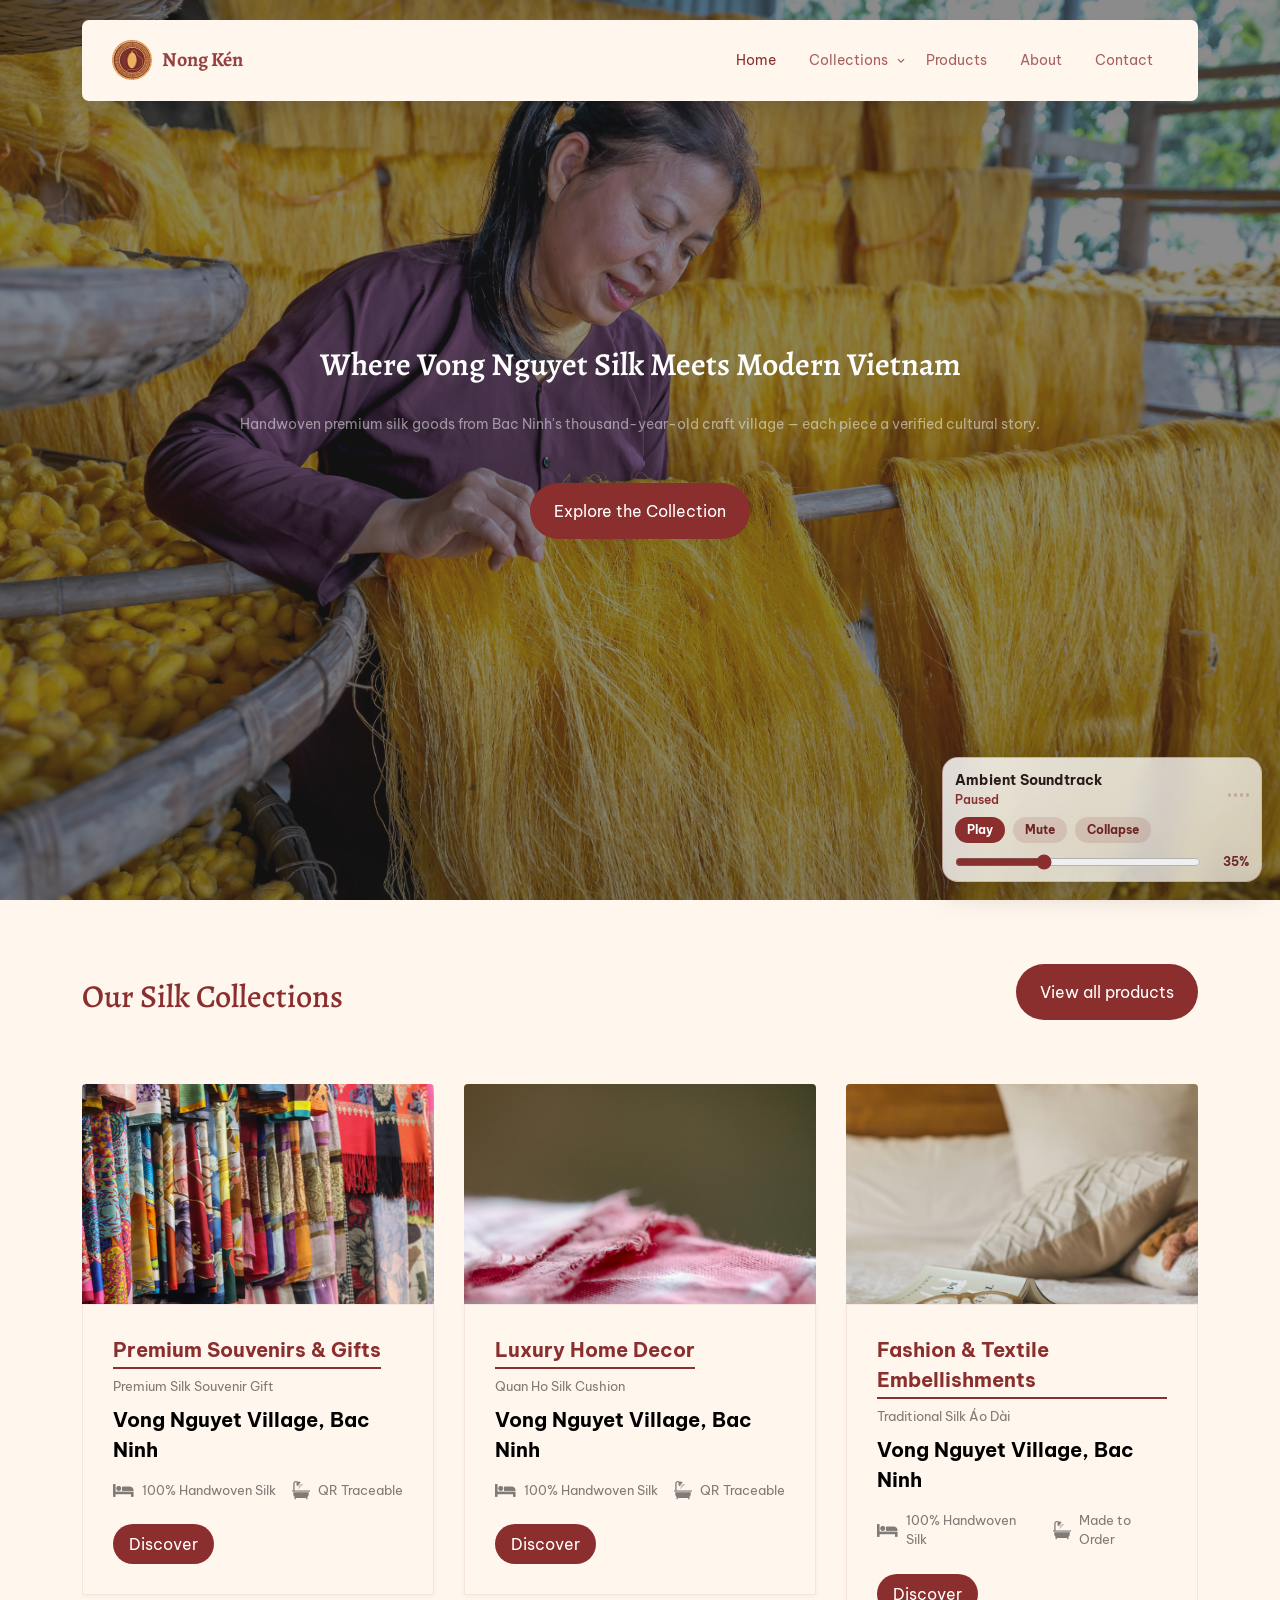
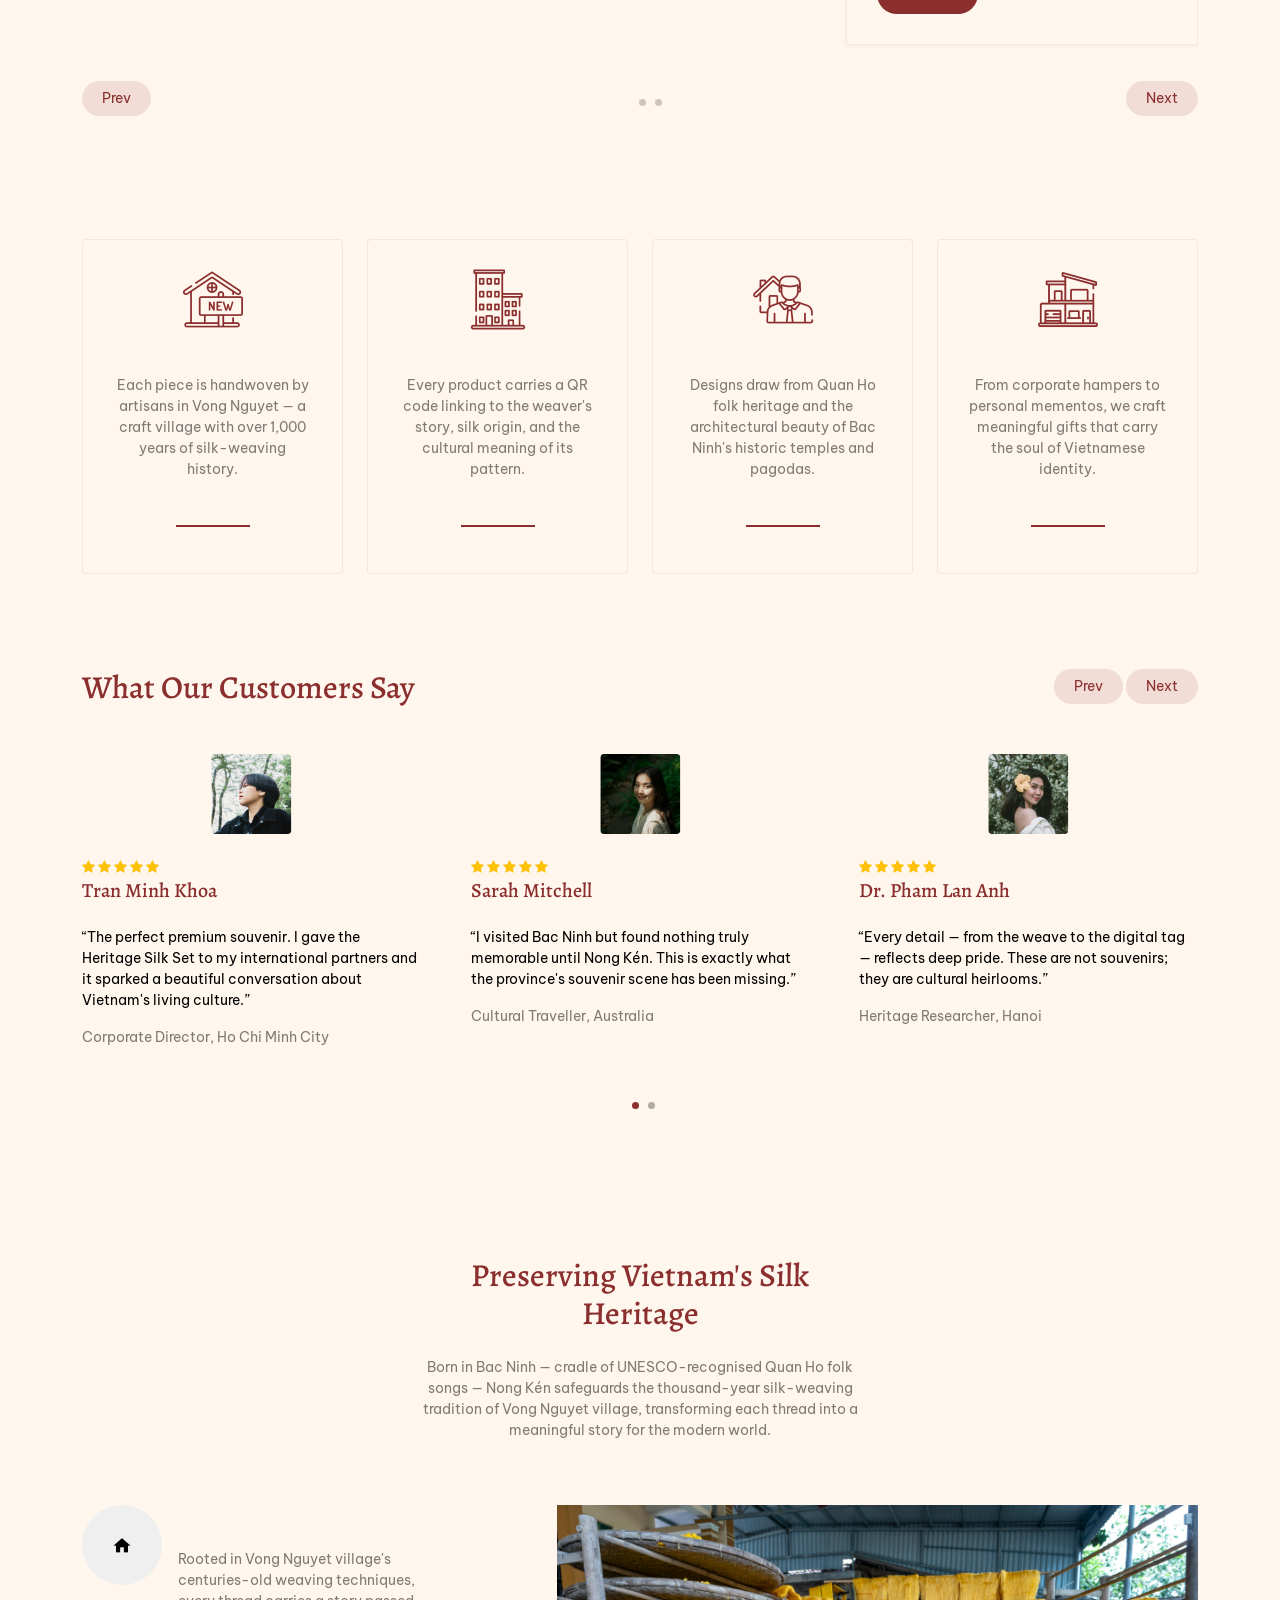
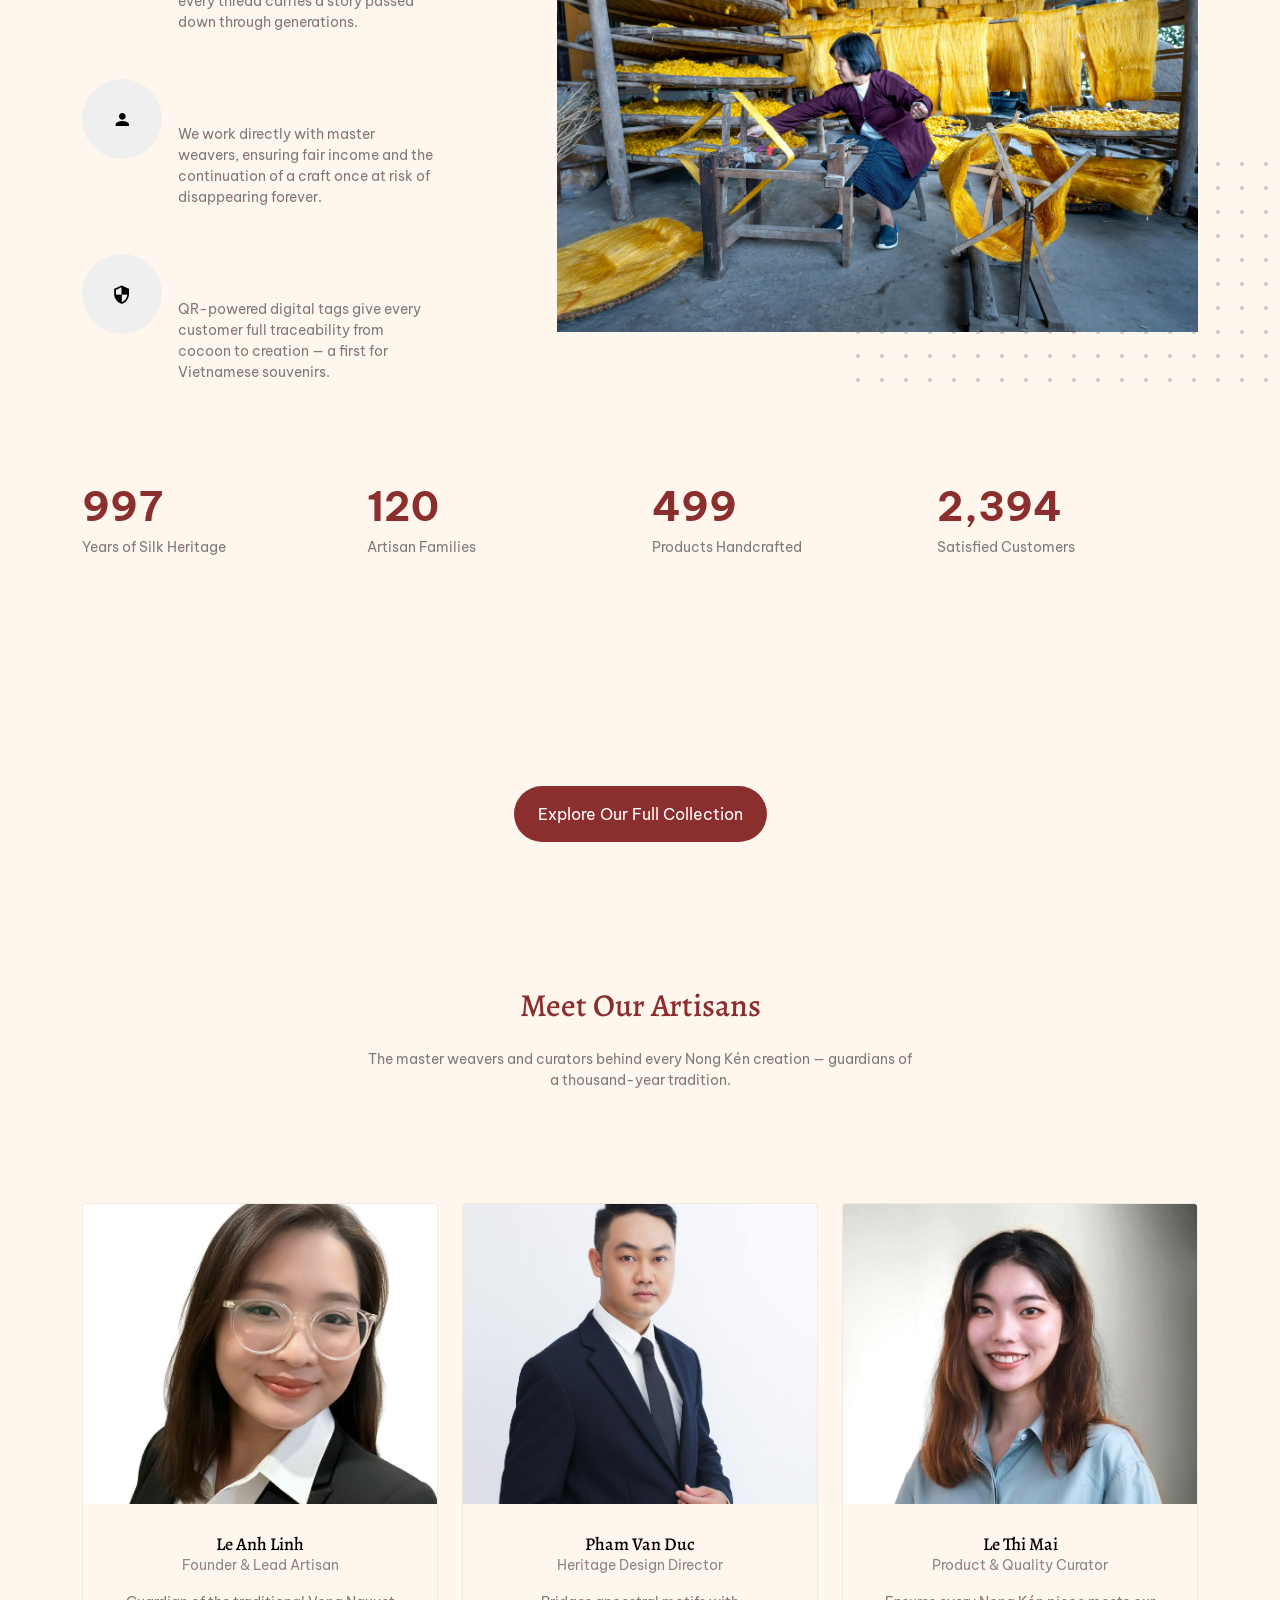
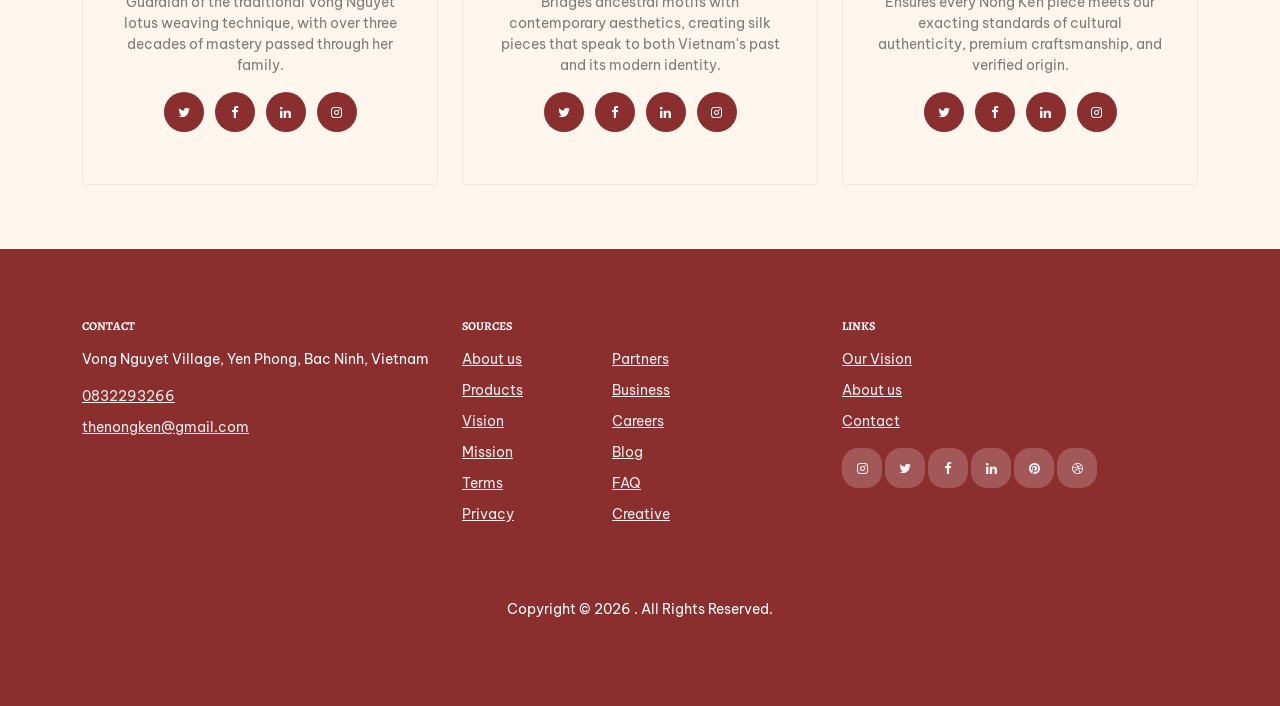
<file: index.html>
﻿<!-- /*
* Template Name: Property
* Template Author: Untree.co
* Template URI: https://untree.co/
* License: https://creativecommons.org/licenses/by/3.0/
*/ -->
<!DOCTYPE html>
<html lang="en">
  <head>
    <meta charset="utf-8" />
    <meta name="viewport" content="width=device-width, initial-scale=1" />
    <meta name="author" content="Untree.co" />
    <link rel="icon" type="image/png" sizes="32x32" href="favicon-32x32.png?v=3" />
    <link rel="icon" type="image/png" sizes="16x16" href="favicon-16x16.png?v=3" />
    <link rel="apple-touch-icon" sizes="180x180" href="apple-touch-icon.png?v=3" />
    <link rel="icon" type="image/png" href="favicon.png?v=3" />

    <meta name="description" content="" />
    <meta name="keywords" content="bootstrap, bootstrap5" />

    <link rel="preconnect" href="https://fonts.googleapis.com" />
    <link rel="preconnect" href="https://fonts.gstatic.com" crossorigin />
    <link
      href="https://fonts.googleapis.com/css2?family=Alegreya:ital,wght@0,400;0,700;1,400&family=Be+Vietnam+Pro:wght@400;500;600;700&display=swap"
      rel="stylesheet"
    />

    <link rel="stylesheet" href="fonts/icomoon/style.css" />
    <link rel="stylesheet" href="fonts/flaticon/font/flaticon.css" />

    <link rel="stylesheet" href="css/tiny-slider.css" />
    <link rel="stylesheet" href="css/aos.css" />
    <link rel="stylesheet" href="css/style.css?v=20260322-2" />

    <title>Nong K&eacute;n &mdash; Premium Silk Souvenirs from Bac Ninh</title>
  </head>
  <body>
    <div class="site-mobile-menu site-navbar-target">
      <div class="site-mobile-menu-header">
        <div class="site-mobile-menu-close">
          <span class="icofont-close js-menu-toggle"></span>
        </div>
      </div>
      <div class="site-mobile-menu-body"></div>
    </div>

    <nav class="site-nav">
      <div class="container">
        <div class="menu-bg-wrap">
          <div class="site-navigation">
            <a href="index.html" class="logo m-0 float-start"><img src="images/Logo.png" alt="Nong K&eacute;n logo" class="logo-img"> Nong K&eacute;n</a>

            <ul
              class="js-clone-nav d-none d-lg-inline-block text-start site-menu float-end"
            >
              <li class="active"><a href="index.html">Home</a></li>
              <li class="has-children">
                <a href="properties.html">Collections</a>
                <ul class="dropdown">
                  <li><a href="properties.html">Shop Collection</a></li>
                  <li><a href="contact.html">Corporate Orders</a></li>
                  <li class="has-children">
                    <a href="#">Explore</a>
                    <ul class="dropdown">
                      <li><a href="about.html">About Nong K&eacute;n</a></li>
                      <li><a href="services.html">Our Products</a></li>
                      <li><a href="contact.html">Visit &amp; Contact</a></li>
                    </ul>
                  </li>
                </ul>
              </li>
              <li><a href="services.html">Products</a></li>
              <li><a href="about.html">About</a></li>
              <li><a href="contact.html">Contact</a></li>
            </ul>

            <a
              href="#"
              class="burger light me-auto float-end mt-1 site-menu-toggle js-menu-toggle d-inline-block d-lg-none"
              data-toggle="collapse"
              data-target="#main-navbar"
            >
              <span></span>
            </a>
          </div>
        </div>
      </div>
    </nav>

    <div class="hero">
      <div class="hero-slide">
        <div
          class="img overlay"
          style="background-image: url('images/hero_bg_3.jpg')"
        ></div>
        <div
          class="img overlay"
          style="background-image: url('images/hero_bg_2.jpg')"
        ></div>
        <div
          class="img overlay"
          style="background-image: url('images/hero_bg_1.jpg')"
        ></div>
      </div>

      <div class="container">
        <div class="row justify-content-center align-items-center">
          <div class="col-lg-9 text-center">
            <h1 class="heading" data-aos="fade-up">
              Where Vong Nguyet Silk Meets Modern Vietnam
            </h1>
            <p class="text-white-50 mb-5" data-aos="fade-up" data-aos-delay="200">
              Handwoven premium silk goods from Bac Ninh's thousand-year-old craft village &mdash; each piece a verified cultural story.
            </p>
            <p data-aos="fade-up" data-aos-delay="300">
              <a href="properties.html" class="btn btn-primary text-white py-3 px-4">Explore the Collection</a>
            </p>
          </div>
        </div>
      </div>
    </div>

    <div class="section">
      <div class="container">
        <div class="row mb-5 align-items-center">
          <div class="col-lg-6">
            <h2 class="font-weight-bold text-primary heading">
              Our Silk Collections
            </h2>
          </div>
          <div class="col-lg-6 text-lg-end">
            <p>
              <a
                href="properties.html"
                class="btn btn-primary text-white py-3 px-4"
                >View all products</a
              >
            </p>
          </div>
        </div>
        <div class="row">
          <div class="col-12">
            <div class="property-slider-wrap">
              <div class="property-slider">
                <div class="property-item">
                  <a href="property-single.html" class="img">
                    <img src="images/img_1.jpg" alt="Lotus Silk Scarf" class="img-fluid" />
                  </a>

                  <div class="property-content">
                    <div class="price mb-2"><span>Fashion &amp; Textile Embellishments</span></div>
                    <div>
                      <span class="d-block mb-2 text-black-50">Lotus Silk Scarf</span>
                      <span class="city d-block mb-3">Vong Nguyet Village, Bac Ninh</span>

                      <div class="specs d-flex mb-4">
                        <span class="d-block d-flex align-items-center me-3">
                          <span class="icon-bed me-2"></span>
                          <span class="caption">100% Handwoven Silk</span>
                        </span>
                        <span class="d-block d-flex align-items-center">
                          <span class="icon-bath me-2"></span>
                          <span class="caption">QR Traceable</span>
                        </span>
                      </div>

                      <a
                        href="property-single.html"
                        class="btn btn-primary py-2 px-3"
                        >Discover</a
                      >
                    </div>
                  </div>
                </div>
                <!-- .item -->

                <div class="property-item">
                  <a href="property-single.html" class="img">
                    <img src="images/Premium_Souvenirs_Gifts.jpg" alt="Premium Silk Souvenir Gift" class="img-fluid" />
                  </a>

                  <div class="property-content">
                    <div class="price mb-2"><span>Premium Souvenirs &amp; Gifts</span></div>
                    <div>
                      <span class="d-block mb-2 text-black-50">Premium Silk Souvenir Gift</span>
                      <span class="city d-block mb-3">Vong Nguyet Village, Bac Ninh</span>

                      <div class="specs d-flex mb-4">
                        <span class="d-block d-flex align-items-center me-3">
                          <span class="icon-bed me-2"></span>
                          <span class="caption">100% Handwoven Silk</span>
                        </span>
                        <span class="d-block d-flex align-items-center">
                          <span class="icon-bath me-2"></span>
                          <span class="caption">QR Traceable</span>
                        </span>
                      </div>

                      <a
                        href="property-single.html"
                        class="btn btn-primary py-2 px-3"
                        >Discover</a
                      >
                    </div>
                  </div>
                </div>
                <!-- .item -->

                <div class="property-item">
                  <a href="property-single.html" class="img">
                    <img src="images/img_3.jpg" alt="Quan Ho Silk Cushion" class="img-fluid" />
                  </a>

                  <div class="property-content">
                    <div class="price mb-2"><span>Luxury Home Decor</span></div>
                    <div>
                      <span class="d-block mb-2 text-black-50">Quan Ho Silk Cushion</span>
                      <span class="city d-block mb-3">Vong Nguyet Village, Bac Ninh</span>

                      <div class="specs d-flex mb-4">
                        <span class="d-block d-flex align-items-center me-3">
                          <span class="icon-bed me-2"></span>
                          <span class="caption">100% Handwoven Silk</span>
                        </span>
                        <span class="d-block d-flex align-items-center">
                          <span class="icon-bath me-2"></span>
                          <span class="caption">QR Traceable</span>
                        </span>
                      </div>

                      <a
                        href="property-single.html"
                        class="btn btn-primary py-2 px-3"
                        >Discover</a
                      >
                    </div>
                  </div>
                </div>
                <!-- .item -->

                <div class="property-item">
                  <a href="property-single.html" class="img">
                    <img src="images/img_4.jpg" alt="Traditional Silk &Aacute;o D&agrave;i" class="img-fluid" />
                  </a>

                  <div class="property-content">
                    <div class="price mb-2"><span>Fashion &amp; Textile Embellishments</span></div>
                    <div>
                      <span class="d-block mb-2 text-black-50">Traditional Silk &Aacute;o D&agrave;i</span>
                      <span class="city d-block mb-3">Vong Nguyet Village, Bac Ninh</span>

                      <div class="specs d-flex mb-4">
                        <span class="d-block d-flex align-items-center me-3">
                          <span class="icon-bed me-2"></span>
                          <span class="caption">100% Handwoven Silk</span>
                        </span>
                        <span class="d-block d-flex align-items-center">
                          <span class="icon-bath me-2"></span>
                          <span class="caption">Made to Order</span>
                        </span>
                      </div>

                      <a
                        href="property-single.html"
                        class="btn btn-primary py-2 px-3"
                        >Discover</a
                      >
                    </div>
                  </div>
                </div>
                <!-- .item -->

                <div class="property-item">
                  <a href="property-single.html" class="img">
                    <img src="images/img_5.jpg" alt="Bac Ninh Pagoda Silk Art" class="img-fluid" />
                  </a>

                  <div class="property-content">
                    <div class="price mb-2"><span>Artisan Wall Hangings</span></div>
                    <div>
                      <span class="d-block mb-2 text-black-50">Bac Ninh Pagoda Silk Art</span>
                      <span class="city d-block mb-3">Vong Nguyet Village, Bac Ninh</span>

                      <div class="specs d-flex mb-4">
                        <span class="d-block d-flex align-items-center me-3">
                          <span class="icon-bed me-2"></span>
                          <span class="caption">100% Handwoven Silk</span>
                        </span>
                        <span class="d-block d-flex align-items-center">
                          <span class="icon-bath me-2"></span>
                          <span class="caption">QR Traceable</span>
                        </span>
                      </div>

                      <a
                        href="property-single.html"
                        class="btn btn-primary py-2 px-3"
                        >Discover</a
                      >
                    </div>
                  </div>
                </div>
                <!-- .item -->

                <div class="property-item">
                  <a href="property-single.html" class="img">
                    <img src="images/img_6.jpg" alt="Heritage Silk Necktie" class="img-fluid" />
                  </a>

                  <div class="property-content">
                    <div class="price mb-2"><span>Fashion &amp; Textile Embellishments</span></div>
                    <div>
                      <span class="d-block mb-2 text-black-50">Heritage Silk Necktie</span>
                      <span class="city d-block mb-3">Vong Nguyet Village, Bac Ninh</span>

                      <div class="specs d-flex mb-4">
                        <span class="d-block d-flex align-items-center me-3">
                          <span class="icon-bed me-2"></span>
                          <span class="caption">100% Handwoven Silk</span>
                        </span>
                        <span class="d-block d-flex align-items-center">
                          <span class="icon-bath me-2"></span>
                          <span class="caption">QR Traceable</span>
                        </span>
                      </div>

                      <a
                        href="property-single.html"
                        class="btn btn-primary py-2 px-3"
                        >Discover</a
                      >
                    </div>
                  </div>
                </div>
                <!-- .item -->

                <div class="property-item">
                  <a href="property-single.html" class="img">
                    <img src="images/img_7.jpg" alt="Premium Silk Gift Box" class="img-fluid" />
                  </a>

                  <div class="property-content">
                    <div class="price mb-2"><span>Premium Souvenirs &amp; Gifts</span></div>
                    <div>
                      <span class="d-block mb-2 text-black-50">Premium Silk Gift Box</span>
                      <span class="city d-block mb-3">Vong Nguyet Village, Bac Ninh</span>

                      <div class="specs d-flex mb-4">
                        <span class="d-block d-flex align-items-center me-3">
                          <span class="icon-bed me-2"></span>
                          <span class="caption">100% Handwoven Silk</span>
                        </span>
                        <span class="d-block d-flex align-items-center">
                          <span class="icon-bath me-2"></span>
                          <span class="caption">Bespoke Options</span>
                        </span>
                      </div>

                      <a
                        href="property-single.html"
                        class="btn btn-primary py-2 px-3"
                        >Discover</a
                      >
                    </div>
                  </div>
                </div>
                <!-- .item -->

                <div class="property-item">
                  <a href="property-single.html" class="img">
                    <img src="images/img_8.jpg" alt="Vong Nguyet Silk Pouch" class="img-fluid" />
                  </a>

                  <div class="property-content">
                    <div class="price mb-2"><span>Fashion &amp; Textile Embellishments</span></div>
                    <div>
                      <span class="d-block mb-2 text-black-50">Vong Nguyet Silk Pouch</span>
                      <span class="city d-block mb-3">Vong Nguyet Village, Bac Ninh</span>

                      <div class="specs d-flex mb-4">
                        <span class="d-block d-flex align-items-center me-3">
                          <span class="icon-bed me-2"></span>
                          <span class="caption">100% Handwoven Silk</span>
                        </span>
                        <span class="d-block d-flex align-items-center">
                          <span class="icon-bath me-2"></span>
                          <span class="caption">QR Traceable</span>
                        </span>
                      </div>

                      <a
                        href="property-single.html"
                        class="btn btn-primary py-2 px-3"
                        >Discover</a
                      >
                    </div>
                  </div>
                </div>
                <!-- .item -->

                <div class="property-item">
                  <a href="property-single.html" class="img">
                    <img src="images/img_1.jpg" alt="Lotus Silk Scarf" class="img-fluid" />
                  </a>

                  <div class="property-content">
                    <div class="price mb-2"><span>Fashion &amp; Textile Embellishments</span></div>
                    <div>
                      <span class="d-block mb-2 text-black-50">Lotus Silk Scarf</span>
                      <span class="city d-block mb-3">Vong Nguyet Village, Bac Ninh</span>

                      <div class="specs d-flex mb-4">
                        <span class="d-block d-flex align-items-center me-3">
                          <span class="icon-bed me-2"></span>
                          <span class="caption">100% Handwoven Silk</span>
                        </span>
                        <span class="d-block d-flex align-items-center">
                          <span class="icon-bath me-2"></span>
                          <span class="caption">QR Traceable</span>
                        </span>
                      </div>

                      <a
                        href="property-single.html"
                        class="btn btn-primary py-2 px-3"
                        >Discover</a
                      >
                    </div>
                  </div>
                </div>
                <!-- .item -->
              </div>

              <div
                id="property-nav"
                class="controls"
                tabindex="0"
                aria-label="Carousel Navigation"
              >
                <span
                  class="prev"
                  data-controls="prev"
                  aria-controls="property"
                  tabindex="-1"
                  >Prev</span
                >
                <span
                  class="next"
                  data-controls="next"
                  aria-controls="property"
                  tabindex="-1"
                  >Next</span
                >
              </div>
            </div>
          </div>
        </div>
      </div>
    </div>

    <section class="features-1">
      <div class="container">
        <div class="row">
          <div class="col-6 col-lg-3" data-aos="fade-up" data-aos-delay="300">
            <div class="box-feature">
              <span class="flaticon-house"></span>
              <h3 class="mb-3">Heritage Craftsmanship</h3>
              <p>
                Each piece is handwoven by artisans in Vong Nguyet &mdash; a craft village with over 1,000 years of silk-weaving history.
              </p>
              <p><a href="about.html" class="learn-more">Learn More</a></p>
            </div>
          </div>
          <div class="col-6 col-lg-3" data-aos="fade-up" data-aos-delay="500">
            <div class="box-feature">
              <span class="flaticon-building"></span>
              <h3 class="mb-3">Digital Traceability</h3>
              <p>
                Every product carries a QR code linking to the weaver's story, silk origin, and the cultural meaning of its pattern.
              </p>
              <p><a href="services.html" class="learn-more">Learn More</a></p>
            </div>
          </div>
          <div class="col-6 col-lg-3" data-aos="fade-up" data-aos-delay="400">
            <div class="box-feature">
              <span class="flaticon-house-3"></span>
              <h3 class="mb-3">Cultural Symbolism</h3>
              <p>
                Designs draw from Quan Ho folk heritage and the architectural beauty of Bac Ninh's historic temples and pagodas.
              </p>
              <p><a href="about.html" class="learn-more">Learn More</a></p>
            </div>
          </div>
          <div class="col-6 col-lg-3" data-aos="fade-up" data-aos-delay="600">
            <div class="box-feature">
              <span class="flaticon-house-1"></span>
              <h3 class="mb-3">Bespoke Gifting</h3>
              <p>
                From corporate hampers to personal mementos, we craft meaningful gifts that carry the soul of Vietnamese identity.
              </p>
              <p><a href="contact.html" class="learn-more">Learn More</a></p>
            </div>
          </div>
        </div>
      </div>
    </section>

    <div class="section sec-testimonials">
      <div class="container">
        <div class="row mb-5 align-items-center">
          <div class="col-md-6">
            <h2 class="font-weight-bold heading text-primary mb-4 mb-md-0">
              What Our Customers Say
            </h2>
          </div>
          <div class="col-md-6 text-md-end">
            <div id="testimonial-nav">
              <span class="prev" data-controls="prev">Prev</span>

              <span class="next" data-controls="next">Next</span>
            </div>
          </div>
        </div>

        <div class="row">
          <div class="col-lg-4"></div>
        </div>
        <div class="testimonial-slider-wrap">
          <div class="testimonial-slider">
            <div class="item">
              <div class="testimonial">
                <img
                  src="images/customer_1.jpg"
                  alt="Customer testimonial portrait 1"
                  class="person-thumb mb-4"
                />
                <div class="rate">
                  <span class="icon-star text-warning"></span>
                  <span class="icon-star text-warning"></span>
                  <span class="icon-star text-warning"></span>
                  <span class="icon-star text-warning"></span>
                  <span class="icon-star text-warning"></span>
                </div>
                <h3 class="h5 text-primary mb-4">Nguyen Thu Ha</h3>
                <blockquote>
                  <p>
                    &ldquo;Nong K&eacute;n gifted me more than silk &mdash; it gave me a living connection to Vietnam's heritage. The QR code revealing the weaver's story was deeply moving.&rdquo;
                  </p>
                </blockquote>
                <p class="text-black-50">Tourism Executive, Hanoi</p>
              </div>
            </div>

            <div class="item">
              <div class="testimonial">
                <img
                  src="images/customer_2.jpg"
                  alt="Customer testimonial portrait 2"
                  class="person-thumb mb-4"
                />
                <div class="rate">
                  <span class="icon-star text-warning"></span>
                  <span class="icon-star text-warning"></span>
                  <span class="icon-star text-warning"></span>
                  <span class="icon-star text-warning"></span>
                  <span class="icon-star text-warning"></span>
                </div>
                <h3 class="h5 text-primary mb-4">Tran Minh Khoa</h3>
                <blockquote>
                  <p>
                    &ldquo;The perfect premium souvenir. I gave the Heritage Silk Set to my international partners and it sparked a beautiful conversation about Vietnam's living culture.&rdquo;
                  </p>
                </blockquote>
                <p class="text-black-50">Corporate Director, Ho Chi Minh City</p>
              </div>
            </div>

            <div class="item">
              <div class="testimonial">
                <img
                  src="images/customer_3.jpg"
                  alt="Customer testimonial portrait 3"
                  class="person-thumb mb-4"
                />
                <div class="rate">
                  <span class="icon-star text-warning"></span>
                  <span class="icon-star text-warning"></span>
                  <span class="icon-star text-warning"></span>
                  <span class="icon-star text-warning"></span>
                  <span class="icon-star text-warning"></span>
                </div>
                <h3 class="h5 text-primary mb-4">Sarah Mitchell</h3>
                <blockquote>
                  <p>
                    &ldquo;I visited Bac Ninh but found nothing truly memorable until Nong K&eacute;n. This is exactly what the province's souvenir scene has been missing.&rdquo;
                  </p>
                </blockquote>
                <p class="text-black-50">Cultural Traveller, Australia</p>
              </div>
            </div>

            <div class="item">
              <div class="testimonial">
                <img
                  src="images/customer_4.jpg"
                  alt="Customer testimonial portrait 4"
                  class="person-thumb mb-4"
                />
                <div class="rate">
                  <span class="icon-star text-warning"></span>
                  <span class="icon-star text-warning"></span>
                  <span class="icon-star text-warning"></span>
                  <span class="icon-star text-warning"></span>
                  <span class="icon-star text-warning"></span>
                </div>
                <h3 class="h5 text-primary mb-4">Dr. Pham Lan Anh</h3>
                <blockquote>
                  <p>
                    &ldquo;Every detail &mdash; from the weave to the digital tag &mdash; reflects deep pride. These are not souvenirs; they are cultural heirlooms.&rdquo;
                  </p>
                </blockquote>
                <p class="text-black-50">Heritage Researcher, Hanoi</p>
              </div>
            </div>
          </div>
        </div>
      </div>
    </div>

    <div class="section section-4 bg-primary">
      <div class="container">
        <div class="row justify-content-center text-center mb-5">
          <div class="col-lg-5">
            <h2 class="font-weight-bold heading text-primary mb-4">
              Preserving Vietnam's Silk Heritage
            </h2>
            <p class="text-black-50">
              Born in Bac Ninh &mdash; cradle of UNESCO-recognised Quan Ho folk songs &mdash; Nong K&eacute;n safeguards the thousand-year silk-weaving tradition of Vong Nguyet village, transforming each thread into a meaningful story for the modern world.
            </p>
          </div>
        </div>
        <div class="row justify-content-between mb-5">
          <div class="col-lg-7 mb-5 mb-lg-0 order-lg-2">
            <div class="img-about dots">
              <img src="images/hero_bg_3.jpg" alt="Image" class="img-fluid" />
            </div>
          </div>
          <div class="col-lg-4">
            <div class="d-flex feature-h">
              <span class="wrap-icon me-3">
                <span class="icon-home2"></span>
              </span>
              <div class="feature-text">
                <h3 class="heading">Thousand-Year Tradition</h3>
                <p class="text-black-50">
                  Rooted in Vong Nguyet village's centuries-old weaving techniques, every thread carries a story passed down through generations.
                </p>
              </div>
            </div>

            <div class="d-flex feature-h">
              <span class="wrap-icon me-3">
                <span class="icon-person"></span>
              </span>
              <div class="feature-text">
                <h3 class="heading">Artisan-First Model</h3>
                <p class="text-black-50">
                  We work directly with master weavers, ensuring fair income and the continuation of a craft once at risk of disappearing forever.
                </p>
              </div>
            </div>

            <div class="d-flex feature-h">
              <span class="wrap-icon me-3">
                <span class="icon-security"></span>
              </span>
              <div class="feature-text">
                <h3 class="heading">Guaranteed Authenticity</h3>
                <p class="text-black-50">
                  QR-powered digital tags give every customer full traceability from cocoon to creation &mdash; a first for Vietnamese souvenirs.
                </p>
              </div>
            </div>
          </div>
        </div>
        <div class="row section-counter mt-5">
          <div
            class="col-6 col-sm-6 col-md-6 col-lg-3"
            data-aos="fade-up"
            data-aos-delay="300"
          >
            <div class="counter-wrap mb-5 mb-lg-0">
              <span class="number"
                ><span class="countup text-primary">1000</span></span
              >
              <span class="caption text-black-50">Years of Silk Heritage</span>
            </div>
          </div>
          <div
            class="col-6 col-sm-6 col-md-6 col-lg-3"
            data-aos="fade-up"
            data-aos-delay="400"
          >
            <div class="counter-wrap mb-5 mb-lg-0">
              <span class="number"
                ><span class="countup text-primary">120</span></span
              >
              <span class="caption text-black-50">Artisan Families</span>
            </div>
          </div>
          <div
            class="col-6 col-sm-6 col-md-6 col-lg-3"
            data-aos="fade-up"
            data-aos-delay="500"
          >
            <div class="counter-wrap mb-5 mb-lg-0">
              <span class="number"
                ><span class="countup text-primary">500</span></span
              >
              <span class="caption text-black-50">Products Handcrafted</span>
            </div>
          </div>
          <div
            class="col-6 col-sm-6 col-md-6 col-lg-3"
            data-aos="fade-up"
            data-aos-delay="600"
          >
            <div class="counter-wrap mb-5 mb-lg-0">
              <span class="number"
                ><span class="countup text-primary">2400</span></span
              >
              <span class="caption text-black-50">Satisfied Customers</span>
            </div>
          </div>
        </div>
      </div>
    </div>

    <div class="section">
      <div class="row justify-content-center footer-cta" data-aos="fade-up">
        <div class="col-lg-7 mx-auto text-center">
          <h2 class="mb-4">Become a Cultural Ambassador for Vietnam's Silk Heritage</h2>
          <p>
            <a
              href="properties.html"
              class="btn btn-primary text-white py-3 px-4"
              >Explore Our Full Collection</a
            >
          </p>
        </div>
        <!-- /.col-lg-7 -->
      </div>
      <!-- /.row -->
    </div>

    <div class="section section-5 bg-primary">
      <div class="container">
        <div class="row justify-content-center text-center mb-5">
          <div class="col-lg-6 mb-5">
            <h2 class="font-weight-bold heading text-primary mb-4">
              Meet Our Artisans
            </h2>
            <p class="text-black-50">
              The master weavers and curators behind every Nong K&eacute;n creation &mdash; guardians of a thousand-year tradition.
            </p>
          </div>
        </div>
        <div class="row">
          <div class="col-sm-6 col-md-6 col-lg-4 mb-5 mb-lg-0">
            <div class="h-100 person">
              <img
                src="images/person_1-min.jpg"
                alt="Image"
                class="img-fluid"
              />

              <div class="person-contents">
                <h2 class="mb-0"><a href="#">Le Anh Linh</a></h2>
                <span class="meta d-block mb-3">Founder &amp; Lead Artisan</span>
                <p>
                  Guardian of the traditional Vong Nguyet lotus weaving technique, with over three decades of mastery passed through her family.
                </p>

                <ul class="social list-unstyled list-inline dark-hover">
                  <li class="list-inline-item">
                    <a href="#"><span class="icon-twitter"></span></a>
                  </li>
                  <li class="list-inline-item">
                    <a href="#"><span class="icon-facebook"></span></a>
                  </li>
                  <li class="list-inline-item">
                    <a href="https://www.linkedin.com/in/linh-le-lyn-5775612ba/" target="_blank" rel="noopener"><span class="icon-linkedin"></span></a>
                  </li>
                  <li class="list-inline-item">
                    <a href="#"><span class="icon-instagram"></span></a>
                  </li>
                </ul>
              </div>
            </div>
          </div>
          <div class="col-sm-6 col-md-6 col-lg-4 mb-5 mb-lg-0">
            <div class="h-100 person">
              <img
                src="images/person_3-min.jpg"
                alt="Image"
                class="img-fluid"
              />

              <div class="person-contents">
                <h2 class="mb-0"><a href="#">Pham Van Duc</a></h2>
                <span class="meta d-block mb-3">Heritage Design Director</span>
                <p>
                  Bridges ancestral motifs with contemporary aesthetics, creating silk pieces that speak to both Vietnam's past and its modern identity.
                </p>

                <ul class="social list-unstyled list-inline dark-hover">
                  <li class="list-inline-item">
                    <a href="#"><span class="icon-twitter"></span></a>
                  </li>
                  <li class="list-inline-item">
                    <a href="#"><span class="icon-facebook"></span></a>
                  </li>
                  <li class="list-inline-item">
                    <a href="https://www.linkedin.com/in/linh-le-lyn-5775612ba/" target="_blank" rel="noopener"><span class="icon-linkedin"></span></a>
                  </li>
                  <li class="list-inline-item">
                    <a href="#"><span class="icon-instagram"></span></a>
                  </li>
                </ul>
              </div>
            </div>
          </div>
          <div class="col-sm-6 col-md-6 col-lg-4 mb-5 mb-lg-0">
            <div class="h-100 person">
              <img
                src="images/person_2-min.jpg"
                alt="Image"
                class="img-fluid"
              />

              <div class="person-contents">
                <h2 class="mb-0"><a href="#">Le Thi Mai</a></h2>
                <span class="meta d-block mb-3">Product &amp; Quality Curator</span>
                <p>
                  Ensures every Nong K&eacute;n piece meets our exacting standards of cultural authenticity, premium craftsmanship, and verified origin.
                </p>

                <ul class="social list-unstyled list-inline dark-hover">
                  <li class="list-inline-item">
                    <a href="#"><span class="icon-twitter"></span></a>
                  </li>
                  <li class="list-inline-item">
                    <a href="#"><span class="icon-facebook"></span></a>
                  </li>
                  <li class="list-inline-item">
                    <a href="https://www.linkedin.com/in/linh-le-lyn-5775612ba/" target="_blank" rel="noopener"><span class="icon-linkedin"></span></a>
                  </li>
                  <li class="list-inline-item">
                    <a href="#"><span class="icon-instagram"></span></a>
                  </li>
                </ul>
              </div>
            </div>
          </div>
        </div>
      </div>
    </div>

    <div class="site-footer">
      <div class="container">
        <div class="row">
          <div class="col-lg-4">
            <div class="widget">
              <h3>Contact</h3>
              <address>Vong Nguyet Village, Yen Phong, Bac Ninh, Vietnam</address>
              <ul class="list-unstyled links">
                <li><a href="tel:0832293266">0832293266</a></li>
                <li>
                  <a href="mailto:thenongken@gmail.com">thenongken@gmail.com</a>
                </li>
              </ul>
            </div>
            <!-- /.widget -->
          </div>
          <!-- /.col-lg-4 -->
          <div class="col-lg-4">
            <div class="widget">
              <h3>Sources</h3>
              <ul class="list-unstyled float-start links">
                <li><a href="#">About us</a></li>
                <li><a href="services.html">Products</a></li>
                <li><a href="#">Vision</a></li>
                <li><a href="#">Mission</a></li>
                <li><a href="#">Terms</a></li>
                <li><a href="#">Privacy</a></li>
              </ul>
              <ul class="list-unstyled float-start links">
                <li><a href="#">Partners</a></li>
                <li><a href="#">Business</a></li>
                <li><a href="#">Careers</a></li>
                <li><a href="#">Blog</a></li>
                <li><a href="#">FAQ</a></li>
                <li><a href="#">Creative</a></li>
              </ul>
            </div>
            <!-- /.widget -->
          </div>
          <!-- /.col-lg-4 -->
          <div class="col-lg-4">
            <div class="widget">
              <h3>Links</h3>
              <ul class="list-unstyled links">
                <li><a href="#">Our Vision</a></li>
                <li><a href="#">About us</a></li>
                <li><a href="contact.html">Contact</a></li>
              </ul>

              <ul class="list-unstyled social">
                <li>
                  <a href="#"><span class="icon-instagram"></span></a>
                </li>
                <li>
                  <a href="#"><span class="icon-twitter"></span></a>
                </li>
                <li>
                  <a href="#"><span class="icon-facebook"></span></a>
                </li>
                <li>
                  <a href="https://www.linkedin.com/in/linh-le-lyn-5775612ba/" target="_blank" rel="noopener"><span class="icon-linkedin"></span></a>
                </li>
                <li>
                  <a href="#"><span class="icon-pinterest"></span></a>
                </li>
                <li>
                  <a href="#"><span class="icon-dribbble"></span></a>
                </li>
              </ul>
            </div>
            <!-- /.widget -->
          </div>
          <!-- /.col-lg-4 -->
        </div>
        <!-- /.row -->

        <div class="row mt-5">
          <div class="col-12 text-center">
            <!-- 
              **==========
              NOTE: 
              Please don't remove this copyright link unless you buy the license here https://untree.co/license/  
              **==========
            -->

            <p>
              Copyright &copy;
              <script>
                document.write(new Date().getFullYear());
              </script>
              . All Rights Reserved.
            </p>
          </div>
        </div>
      </div>
      <!-- /.container -->
    </div>
    <!-- /.site-footer -->

    <!-- Preloader -->
    <div id="overlayer"></div>
    <div class="loader">
      <div class="spinner-border" role="status">
        <span class="visually-hidden">Loading...</span>
      </div>
    </div>

    <script src="js/bootstrap.bundle.min.js"></script>
    <script src="js/tiny-slider.js"></script>
    <script src="js/aos.js"></script>
    <script src="js/navbar.js"></script>
    <script src="js/counter.js"></script>
    <script src="js/custom.js?v=20260322-3"></script>
  </body>
</html>
</file>
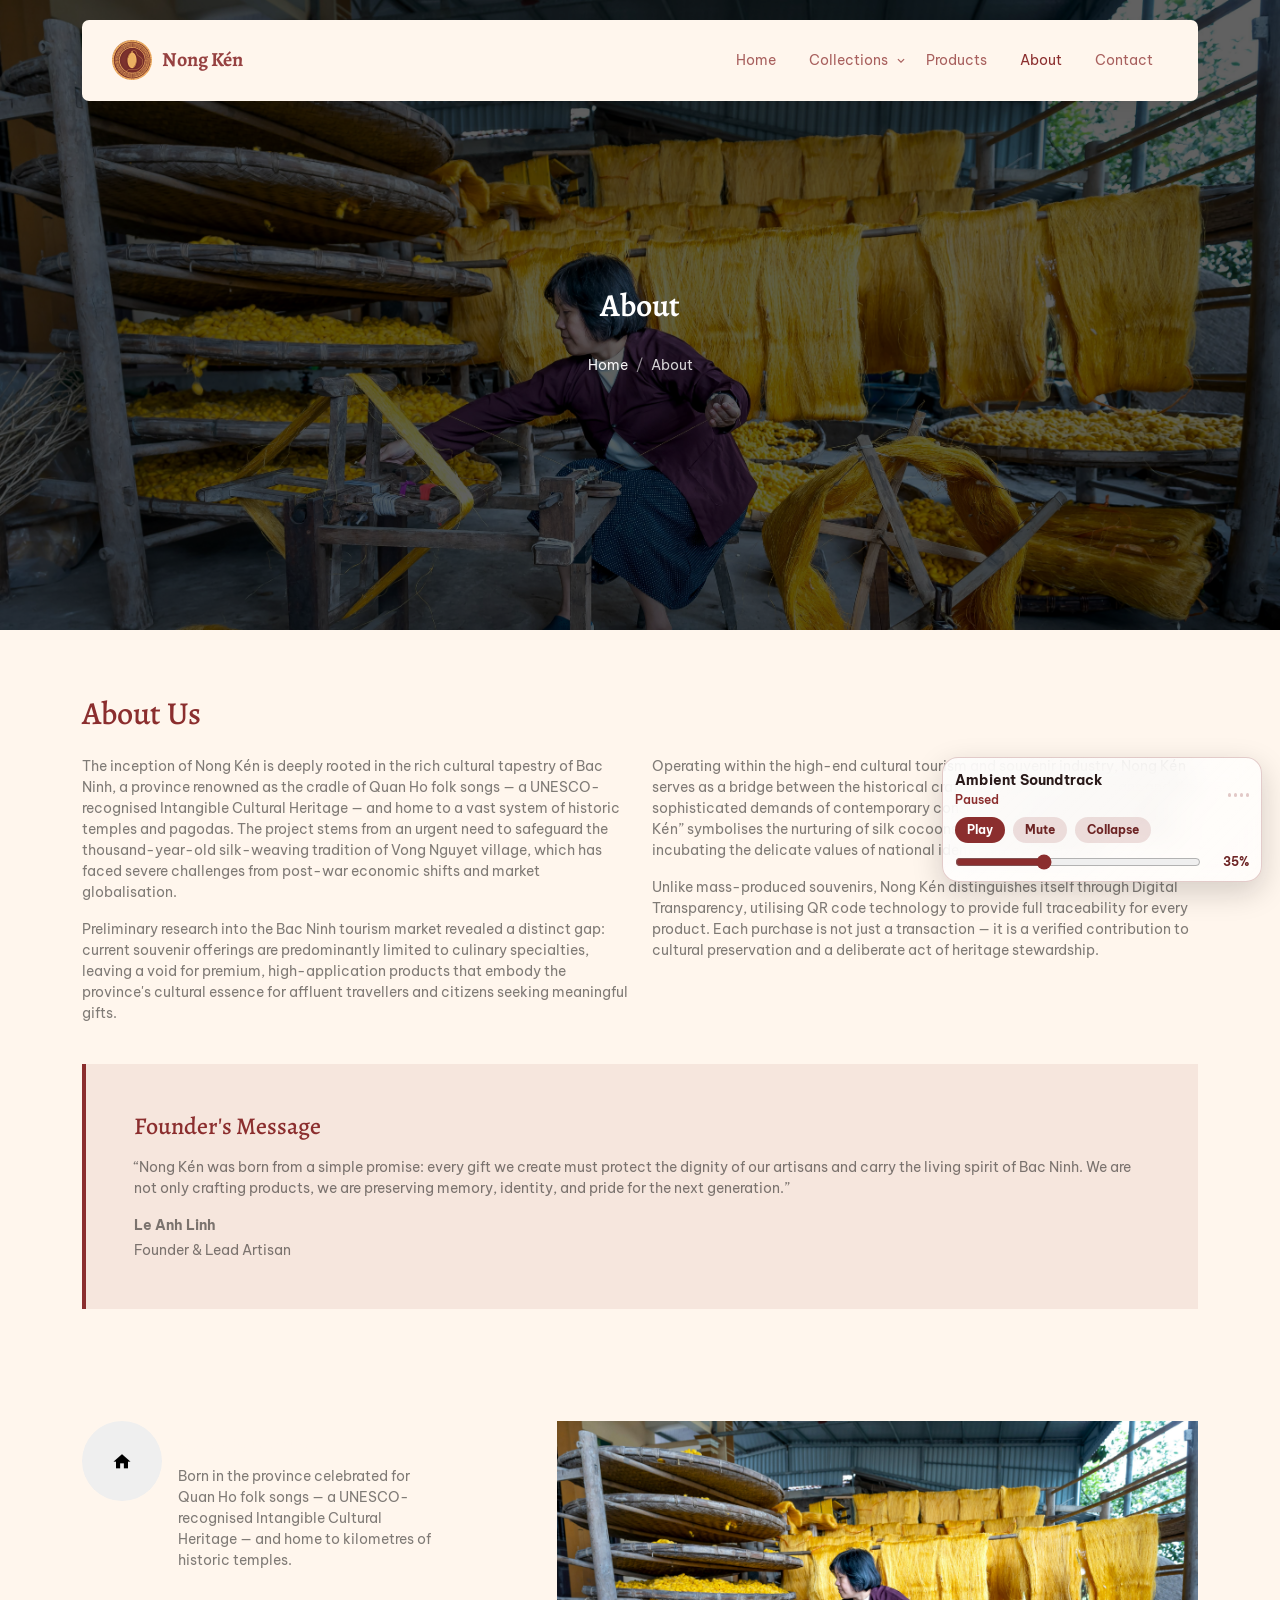
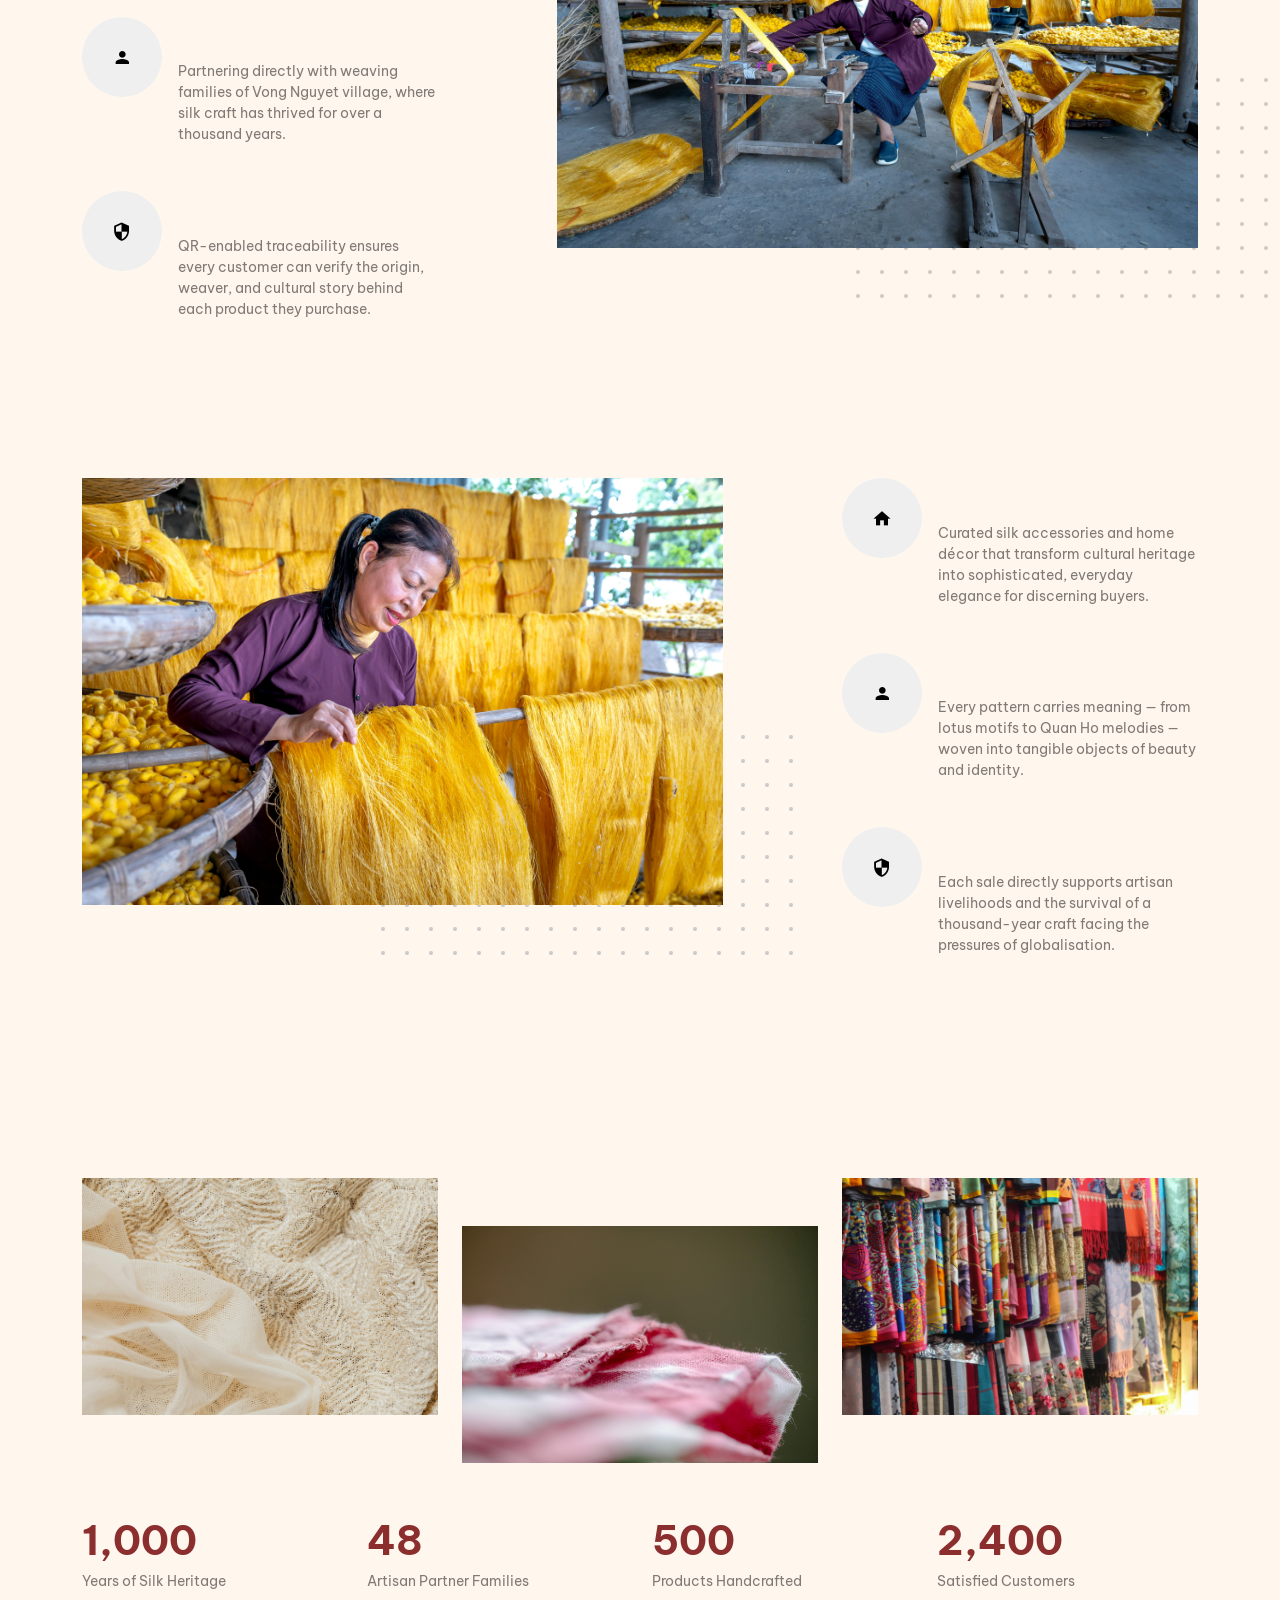
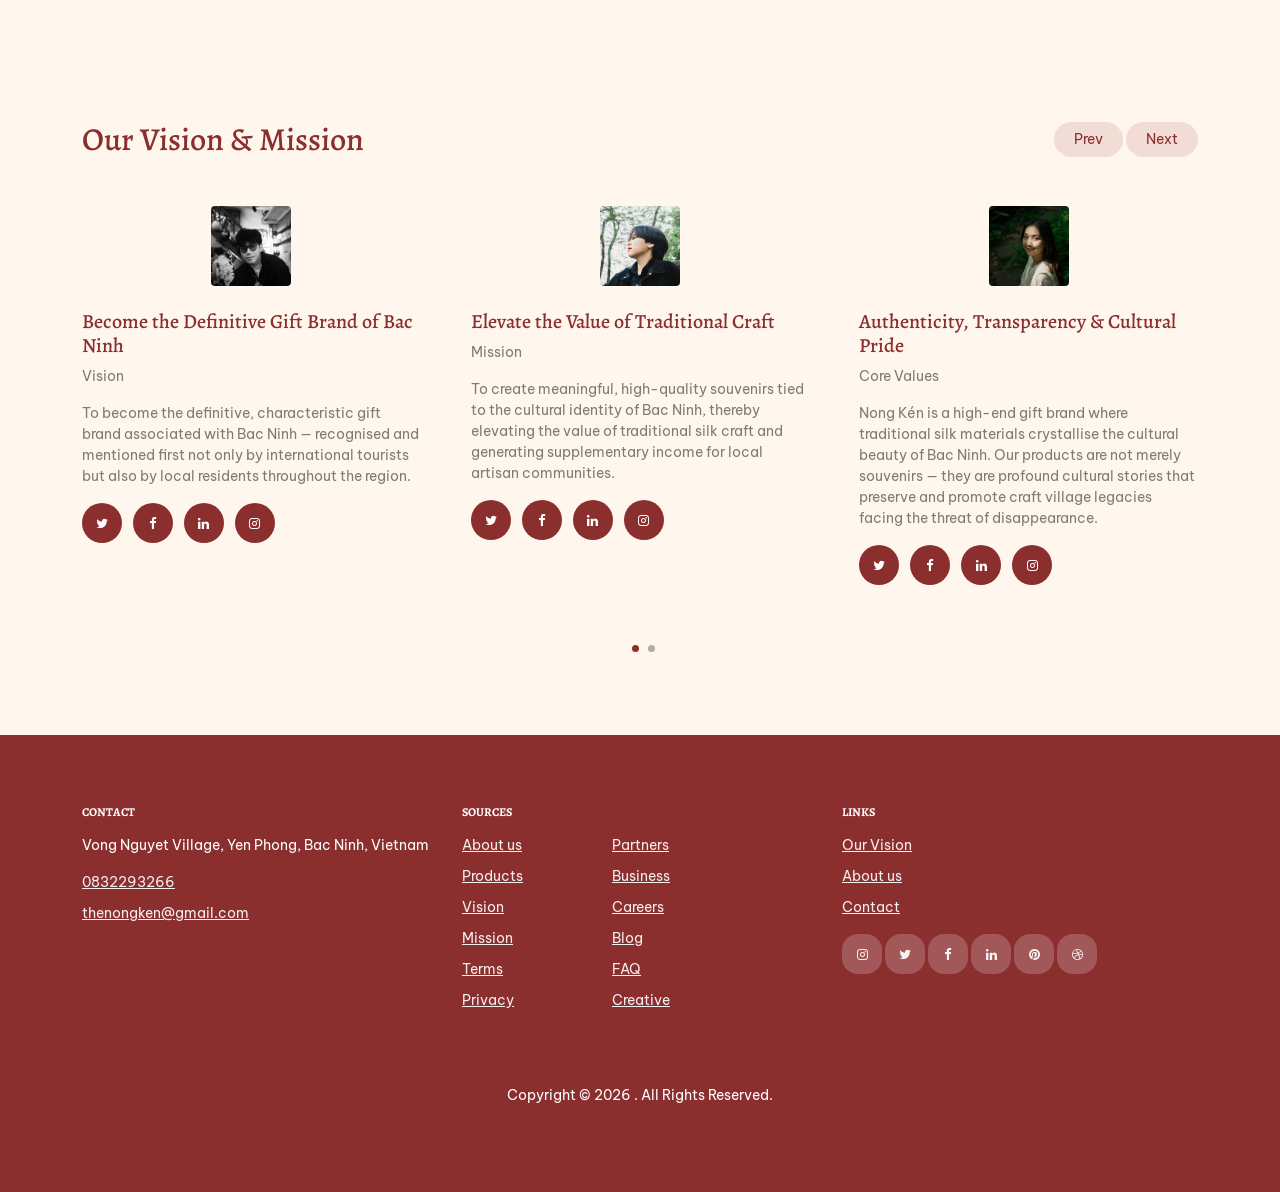
<file: about.html>
﻿<!-- /*
* Template Name: Property
* Template Author: Untree.co
* Template URI: https://untree.co/
* License: https://creativecommons.org/licenses/by/3.0/
*/ -->
<!DOCTYPE html>
<html lang="en">
  <head>
    <meta charset="utf-8" />
    <meta name="viewport" content="width=device-width, initial-scale=1" />
    <meta name="author" content="Untree.co" />
    <link rel="icon" type="image/png" sizes="32x32" href="favicon-32x32.png?v=3" />
    <link rel="icon" type="image/png" sizes="16x16" href="favicon-16x16.png?v=3" />
    <link rel="apple-touch-icon" sizes="180x180" href="apple-touch-icon.png?v=3" />
    <link rel="icon" type="image/png" href="favicon.png?v=3" />

    <meta name="description" content="" />
    <meta name="keywords" content="bootstrap, bootstrap5" />

    <link rel="preconnect" href="https://fonts.googleapis.com" />
    <link rel="preconnect" href="https://fonts.gstatic.com" crossorigin />
    <link
      href="https://fonts.googleapis.com/css2?family=Alegreya:ital,wght@0,400;0,700;1,400&family=Be+Vietnam+Pro:wght@400;500;600;700&display=swap"
      rel="stylesheet"
    />

    <link rel="stylesheet" href="fonts/icomoon/style.css" />
    <link rel="stylesheet" href="fonts/flaticon/font/flaticon.css" />

    <link rel="stylesheet" href="css/tiny-slider.css" />
    <link rel="stylesheet" href="css/aos.css" />
    <link rel="stylesheet" href="css/style.css?v=20260322-2" />

    <title>About Us &mdash; Nong K&eacute;n</title>
  </head>
  <body>
    <div class="site-mobile-menu site-navbar-target">
      <div class="site-mobile-menu-header">
        <div class="site-mobile-menu-close">
          <span class="icofont-close js-menu-toggle"></span>
        </div>
      </div>
      <div class="site-mobile-menu-body"></div>
    </div>

    <nav class="site-nav">
      <div class="container">
        <div class="menu-bg-wrap">
          <div class="site-navigation">
            <a href="index.html" class="logo m-0 float-start"><img src="images/Logo.png" alt="Nong K&eacute;n logo" class="logo-img"> Nong K&eacute;n</a>

            <ul
              class="js-clone-nav d-none d-lg-inline-block text-start site-menu float-end"
            >
              <li><a href="index.html">Home</a></li>
              <li class="has-children">
                <a href="properties.html">Collections</a>
                <ul class="dropdown">
                  <li><a href="properties.html">Shop Collection</a></li>
                  <li><a href="contact.html">Corporate Orders</a></li>
                  <li class="has-children">
                    <a href="#">Explore</a>
                    <ul class="dropdown">
                      <li><a href="about.html">About Nong K&eacute;n</a></li>
                      <li><a href="services.html">Our Products</a></li>
                      <li><a href="contact.html">Visit &amp; Contact</a></li>
                    </ul>
                  </li>
                </ul>
              </li>
              <li><a href="services.html">Products</a></li>
              <li class="active"><a href="about.html">About</a></li>
              <li><a href="contact.html">Contact</a></li>
            </ul>

            <a
              href="#"
              class="burger light me-auto float-end mt-1 site-menu-toggle js-menu-toggle d-inline-block d-lg-none"
              data-toggle="collapse"
              data-target="#main-navbar"
            >
              <span></span>
            </a>
          </div>
        </div>
      </div>
    </nav>

    <div
      class="hero page-inner overlay"
      style="background-image: url('images/hero_bg_3.jpg')"
    >
      <div class="container">
        <div class="row justify-content-center align-items-center">
          <div class="col-lg-9 text-center mt-5">
            <h1 class="heading" data-aos="fade-up">About</h1>

            <nav
              aria-label="breadcrumb"
              data-aos="fade-up"
              data-aos-delay="200"
            >
              <ol class="breadcrumb text-center justify-content-center">
                <li class="breadcrumb-item"><a href="index.html">Home</a></li>
                <li
                  class="breadcrumb-item active text-white-50"
                  aria-current="page"
                >
                  About
                </li>
              </ol>
            </nav>
          </div>
        </div>
      </div>
    </div>

    <div class="section">
      <div class="container">
        <div class="row text-left mb-5">
          <div class="col-12">
            <h2 class="font-weight-bold heading text-primary mb-4">About Us</h2>
          </div>
          <div class="col-lg-6">
            <p class="text-black-50">
              The inception of Nong K&eacute;n is deeply rooted in the rich cultural tapestry of Bac Ninh, a province renowned as the cradle of Quan Ho folk songs &mdash; a UNESCO-recognised Intangible Cultural Heritage &mdash; and home to a vast system of historic temples and pagodas. The project stems from an urgent need to safeguard the thousand-year-old silk-weaving tradition of Vong Nguyet village, which has faced severe challenges from post-war economic shifts and market globalisation.
            </p>
            <p class="text-black-50">
              Preliminary research into the Bac Ninh tourism market revealed a distinct gap: current souvenir offerings are predominantly limited to culinary specialties, leaving a void for premium, high-application products that embody the province's cultural essence for affluent travellers and citizens seeking meaningful gifts.
            </p>
          </div>
          <div class="col-lg-6">
            <p class="text-black-50">
              Operating within the high-end cultural tourism and souvenir industry, Nong K&eacute;n serves as a bridge between the historical craftsmanship of local artisans and the sophisticated demands of contemporary consumers. The brand name &ldquo;Nong K&eacute;n&rdquo; symbolises the nurturing of silk cocoons &mdash; a metaphor for preserving and incubating the delicate values of national identity in a modern era.
            </p>
            <p class="text-black-50">
              Unlike mass-produced souvenirs, Nong K&eacute;n distinguishes itself through Digital Transparency, utilising QR code technology to provide full traceability for every product. Each purchase is not just a transaction &mdash; it is a verified contribution to cultural preservation and a deliberate act of heritage stewardship.
            </p>
          </div>
          <div class="col-12 mt-4">
            <div
              class="p-4 p-lg-5 rounded-4"
              style="background: rgba(139, 46, 46, 0.08); border-left: 4px solid #8b2e2e"
            >
              <h3 class="h4 text-primary mb-3">Founder&apos;s Message</h3>
              <p class="text-black-50 mb-3">
                &ldquo;Nong K&eacute;n was born from a simple promise: every gift we create must protect the dignity of our artisans and carry the living spirit of Bac Ninh. We are not only crafting products, we are preserving memory, identity, and pride for the next generation.&rdquo;
              </p>
              <p class="mb-1"><strong>Le Anh Linh</strong></p>
              <p class="text-black-50 mb-0">Founder &amp; Lead Artisan</p>
            </div>
          </div>
        </div>
      </div>
    </div>

    <div class="section pt-0">
      <div class="container">
        <div class="row justify-content-between mb-5">
          <div class="col-lg-7 mb-5 mb-lg-0 order-lg-2">
            <div class="img-about dots">
              <img src="images/hero_bg_3.jpg" alt="Image" class="img-fluid" />
            </div>
          </div>
          <div class="col-lg-4">
            <div class="d-flex feature-h">
              <span class="wrap-icon me-3">
                <span class="icon-home2"></span>
              </span>
              <div class="feature-text">
                <h3 class="heading">Rooted in Bac Ninh</h3>
                <p class="text-black-50">
                  Born in the province celebrated for Quan Ho folk songs &mdash; a UNESCO-recognised Intangible Cultural Heritage &mdash; and home to kilometres of historic temples.
                </p>
              </div>
            </div>

            <div class="d-flex feature-h">
              <span class="wrap-icon me-3">
                <span class="icon-person"></span>
              </span>
              <div class="feature-text">
                <h3 class="heading">Artisan Community</h3>
                <p class="text-black-50">
                  Partnering directly with weaving families of Vong Nguyet village, where silk craft has thrived for over a thousand years.
                </p>
              </div>
            </div>

            <div class="d-flex feature-h">
              <span class="wrap-icon me-3">
                <span class="icon-security"></span>
              </span>
              <div class="feature-text">
                <h3 class="heading">Digital Transparency</h3>
                <p class="text-black-50">
                  QR-enabled traceability ensures every customer can verify the origin, weaver, and cultural story behind each product they purchase.
                </p>
              </div>
            </div>
          </div>
        </div>
      </div>
    </div>

    <div class="section pt-0">
      <div class="container">
        <div class="row justify-content-between mb-5">
          <div class="col-lg-7 mb-5 mb-lg-0">
            <div class="img-about dots">
              <img src="images/hero_bg_2.jpg" alt="Image" class="img-fluid" />
            </div>
          </div>
          <div class="col-lg-4">
            <div class="d-flex feature-h">
              <span class="wrap-icon me-3">
                <span class="icon-home2"></span>
              </span>
              <div class="feature-text">
                <h3 class="heading">Premium Collections</h3>
                <p class="text-black-50">
                  Curated silk accessories and home d&eacute;cor that transform cultural heritage into sophisticated, everyday elegance for discerning buyers.
                </p>
              </div>
            </div>

            <div class="d-flex feature-h">
              <span class="wrap-icon me-3">
                <span class="icon-person"></span>
              </span>
              <div class="feature-text">
                <h3 class="heading">Cultural Symbolism</h3>
                <p class="text-black-50">
                  Every pattern carries meaning &mdash; from lotus motifs to Quan Ho melodies &mdash; woven into tangible objects of beauty and identity.
                </p>
              </div>
            </div>

            <div class="d-flex feature-h">
              <span class="wrap-icon me-3">
                <span class="icon-security"></span>
              </span>
              <div class="feature-text">
                <h3 class="heading">Heritage Preservation</h3>
                <p class="text-black-50">
                  Each sale directly supports artisan livelihoods and the survival of a thousand-year craft facing the pressures of globalisation.
                </p>
              </div>
            </div>
          </div>
        </div>
      </div>
    </div>
    <div class="section">
      <div class="container">
        <div class="row">
          <div class="col-md-4" data-aos="fade-up" data-aos-delay="0">
            <img src="images/img_1.jpg" alt="Image" class="img-fluid" />
          </div>
          <div class="col-md-4 mt-lg-5" data-aos="fade-up" data-aos-delay="100">
            <img src="images/img_3.jpg" alt="Image" class="img-fluid" />
          </div>
          <div class="col-md-4" data-aos="fade-up" data-aos-delay="200">
            <img src="images/Premium_Souvenirs_Gifts.jpg" alt="Premium Souvenirs and Gifts" class="img-fluid" />
          </div>
        </div>
        <div class="row section-counter mt-5">
          <div
            class="col-6 col-sm-6 col-md-6 col-lg-3"
            data-aos="fade-up"
            data-aos-delay="300"
          >
            <div class="counter-wrap mb-5 mb-lg-0">
              <span class="number"
                ><span class="countup text-primary">1000</span></span
              >
              <span class="caption text-black-50">Years of Silk Heritage</span>
            </div>
          </div>
          <div
            class="col-6 col-sm-6 col-md-6 col-lg-3"
            data-aos="fade-up"
            data-aos-delay="400"
          >
            <div class="counter-wrap mb-5 mb-lg-0">
              <span class="number"
                ><span class="countup text-primary">48</span></span
              >
              <span class="caption text-black-50">Artisan Partner Families</span>
            </div>
          </div>
          <div
            class="col-6 col-sm-6 col-md-6 col-lg-3"
            data-aos="fade-up"
            data-aos-delay="500"
          >
            <div class="counter-wrap mb-5 mb-lg-0">
              <span class="number"
                ><span class="countup text-primary">500</span></span
              >
              <span class="caption text-black-50">Products Handcrafted</span>
            </div>
          </div>
          <div
            class="col-6 col-sm-6 col-md-6 col-lg-3"
            data-aos="fade-up"
            data-aos-delay="600"
          >
            <div class="counter-wrap mb-5 mb-lg-0">
              <span class="number"
                ><span class="countup text-primary">2400</span></span
              >
              <span class="caption text-black-50">Satisfied Customers</span>
            </div>
          </div>
        </div>
      </div>
    </div>

    <div class="section sec-testimonials bg-primary">
      <div class="container">
        <div class="row mb-5 align-items-center">
          <div class="col-md-6">
            <h2 class="font-weight-bold heading text-primary mb-4 mb-md-0">
              Our Vision &amp; Mission
            </h2>
          </div>
          <div class="col-md-6 text-md-end">
            <div id="testimonial-nav">
              <span class="prev" data-controls="prev">Prev</span>

              <span class="next" data-controls="next">Next</span>
            </div>
          </div>
        </div>

        <div class="row">
          <div class="col-lg-4"></div>
        </div>
        <div class="testimonial-slider-wrap">
          <div class="testimonial-slider">
            <div class="item">
              <div class="testimonial">
                <img
                  src="images/customer_1.jpg"
                  alt="Customer testimonial portrait 1"
                  class="person-thumb mb-4"
                />
                <h3 class="h5 text-primary">Become the Definitive Gift Brand of Bac Ninh</h3>
                <p class="text-black-50">Vision</p>

                <p>
                  To become the definitive, characteristic gift brand associated with Bac Ninh &mdash; recognised and mentioned first not only by international tourists but also by local residents throughout the region.
                </p>

                <ul class="social list-unstyled list-inline dark-hover">
                  <li class="list-inline-item">
                    <a href="#"><span class="icon-twitter"></span></a>
                  </li>
                  <li class="list-inline-item">
                    <a href="#"><span class="icon-facebook"></span></a>
                  </li>
                  <li class="list-inline-item">
                    <a href="https://www.linkedin.com/in/linh-le-lyn-5775612ba/" target="_blank" rel="noopener"><span class="icon-linkedin"></span></a>
                  </li>
                  <li class="list-inline-item">
                    <a href="#"><span class="icon-instagram"></span></a>
                  </li>
                </ul>
              </div>
            </div>

            <div class="item">
              <div class="testimonial">
                <img
                  src="images/customer_2.jpg"
                  alt="Customer testimonial portrait 2"
                  class="person-thumb mb-4"
                />
                <h3 class="h5 text-primary">Elevate the Value of Traditional Craft</h3>
                <p class="text-black-50">Mission</p>

                <p>
                  To create meaningful, high-quality souvenirs tied to the cultural identity of Bac Ninh, thereby elevating the value of traditional silk craft and generating supplementary income for local artisan communities.
                </p>

                <ul class="social list-unstyled list-inline dark-hover">
                  <li class="list-inline-item">
                    <a href="#"><span class="icon-twitter"></span></a>
                  </li>
                  <li class="list-inline-item">
                    <a href="#"><span class="icon-facebook"></span></a>
                  </li>
                  <li class="list-inline-item">
                    <a href="https://www.linkedin.com/in/linh-le-lyn-5775612ba/" target="_blank" rel="noopener"><span class="icon-linkedin"></span></a>
                  </li>
                  <li class="list-inline-item">
                    <a href="#"><span class="icon-instagram"></span></a>
                  </li>
                </ul>
              </div>
            </div>

            <div class="item">
              <div class="testimonial">
                <img
                  src="images/customer_3.jpg"
                  alt="Customer testimonial portrait 3"
                  class="person-thumb mb-4"
                />
                <h3 class="h5 text-primary">Authenticity, Transparency &amp; Cultural Pride</h3>
                <p class="text-black-50">Core Values</p>

                <p>
                  Nong K&eacute;n is a high-end gift brand where traditional silk materials crystallise the cultural beauty of Bac Ninh. Our products are not merely souvenirs &mdash; they are profound cultural stories that preserve and promote craft village legacies facing the threat of disappearance.
                </p>

                <ul class="social list-unstyled list-inline dark-hover">
                  <li class="list-inline-item">
                    <a href="#"><span class="icon-twitter"></span></a>
                  </li>
                  <li class="list-inline-item">
                    <a href="#"><span class="icon-facebook"></span></a>
                  </li>
                  <li class="list-inline-item">
                    <a href="https://www.linkedin.com/in/linh-le-lyn-5775612ba/" target="_blank" rel="noopener"><span class="icon-linkedin"></span></a>
                  </li>
                  <li class="list-inline-item">
                    <a href="#"><span class="icon-instagram"></span></a>
                  </li>
                </ul>
              </div>
            </div>

            <div class="item">
              <div class="testimonial">
                <img
                  src="images/customer_4.jpg"
                  alt="Customer testimonial portrait 4"
                  class="person-thumb mb-4"
                />
                <h3 class="h5 text-primary">Every Customer, a Cultural Ambassador</h3>
                <p class="text-black-50">Our Promise</p>

                <p>
                  These values ensure that Authenticity, Transparency, and Cultural Pride are woven into every thread, transforming every customer into a Cultural Ambassador for Vietnamese heritage.
                </p>

                <ul class="social list-unstyled list-inline dark-hover">
                  <li class="list-inline-item">
                    <a href="#"><span class="icon-twitter"></span></a>
                  </li>
                  <li class="list-inline-item">
                    <a href="#"><span class="icon-facebook"></span></a>
                  </li>
                  <li class="list-inline-item">
                    <a href="https://www.linkedin.com/in/linh-le-lyn-5775612ba/" target="_blank" rel="noopener"><span class="icon-linkedin"></span></a>
                  </li>
                  <li class="list-inline-item">
                    <a href="#"><span class="icon-instagram"></span></a>
                  </li>
                </ul>
              </div>
            </div>
          </div>
        </div>
      </div>
    </div>

    <div class="site-footer">
      <div class="container">
        <div class="row">
          <div class="col-lg-4">
            <div class="widget">
              <h3>Contact</h3>
              <address>Vong Nguyet Village, Yen Phong, Bac Ninh, Vietnam</address>
              <ul class="list-unstyled links">
                <li><a href="tel:0832293266">0832293266</a></li>
                <li>
                  <a href="mailto:thenongken@gmail.com">thenongken@gmail.com</a>
                </li>
              </ul>
            </div>
            <!-- /.widget -->
          </div>
          <!-- /.col-lg-4 -->
          <div class="col-lg-4">
            <div class="widget">
              <h3>Sources</h3>
              <ul class="list-unstyled float-start links">
                <li><a href="#">About us</a></li>
                <li><a href="services.html">Products</a></li>
                <li><a href="#">Vision</a></li>
                <li><a href="#">Mission</a></li>
                <li><a href="#">Terms</a></li>
                <li><a href="#">Privacy</a></li>
              </ul>
              <ul class="list-unstyled float-start links">
                <li><a href="#">Partners</a></li>
                <li><a href="#">Business</a></li>
                <li><a href="#">Careers</a></li>
                <li><a href="#">Blog</a></li>
                <li><a href="#">FAQ</a></li>
                <li><a href="#">Creative</a></li>
              </ul>
            </div>
            <!-- /.widget -->
          </div>
          <!-- /.col-lg-4 -->
          <div class="col-lg-4">
            <div class="widget">
              <h3>Links</h3>
              <ul class="list-unstyled links">
                <li><a href="#">Our Vision</a></li>
                <li><a href="#">About us</a></li>
                <li><a href="contact.html">Contact</a></li>
              </ul>

              <ul class="list-unstyled social">
                <li>
                  <a href="#"><span class="icon-instagram"></span></a>
                </li>
                <li>
                  <a href="#"><span class="icon-twitter"></span></a>
                </li>
                <li>
                  <a href="#"><span class="icon-facebook"></span></a>
                </li>
                <li>
                  <a href="https://www.linkedin.com/in/linh-le-lyn-5775612ba/" target="_blank" rel="noopener"><span class="icon-linkedin"></span></a>
                </li>
                <li>
                  <a href="#"><span class="icon-pinterest"></span></a>
                </li>
                <li>
                  <a href="#"><span class="icon-dribbble"></span></a>
                </li>
              </ul>
            </div>
            <!-- /.widget -->
          </div>
          <!-- /.col-lg-4 -->
        </div>
        <!-- /.row -->

        <div class="row mt-5">
          <div class="col-12 text-center">
            <!-- 
              **==========
              NOTE: 
              Please don't remove this copyright link unless you buy the license here https://untree.co/license/  
              **==========
            -->

            <p>
              Copyright &copy;
              <script>
                document.write(new Date().getFullYear());
              </script>
              . All Rights Reserved.
            </p>
          </div>
        </div>
      </div>
      <!-- /.container -->
    </div>
    <!-- /.site-footer -->

    <!-- Preloader -->
    <div id="overlayer"></div>
    <div class="loader">
      <div class="spinner-border" role="status">
        <span class="visually-hidden">Loading...</span>
      </div>
    </div>

    <script src="js/bootstrap.bundle.min.js"></script>
    <script src="js/tiny-slider.js"></script>
    <script src="js/aos.js"></script>
    <script src="js/navbar.js"></script>
    <script src="js/counter.js"></script>
    <script src="js/custom.js?v=20260322-3"></script>
  </body>
</html>
</file>
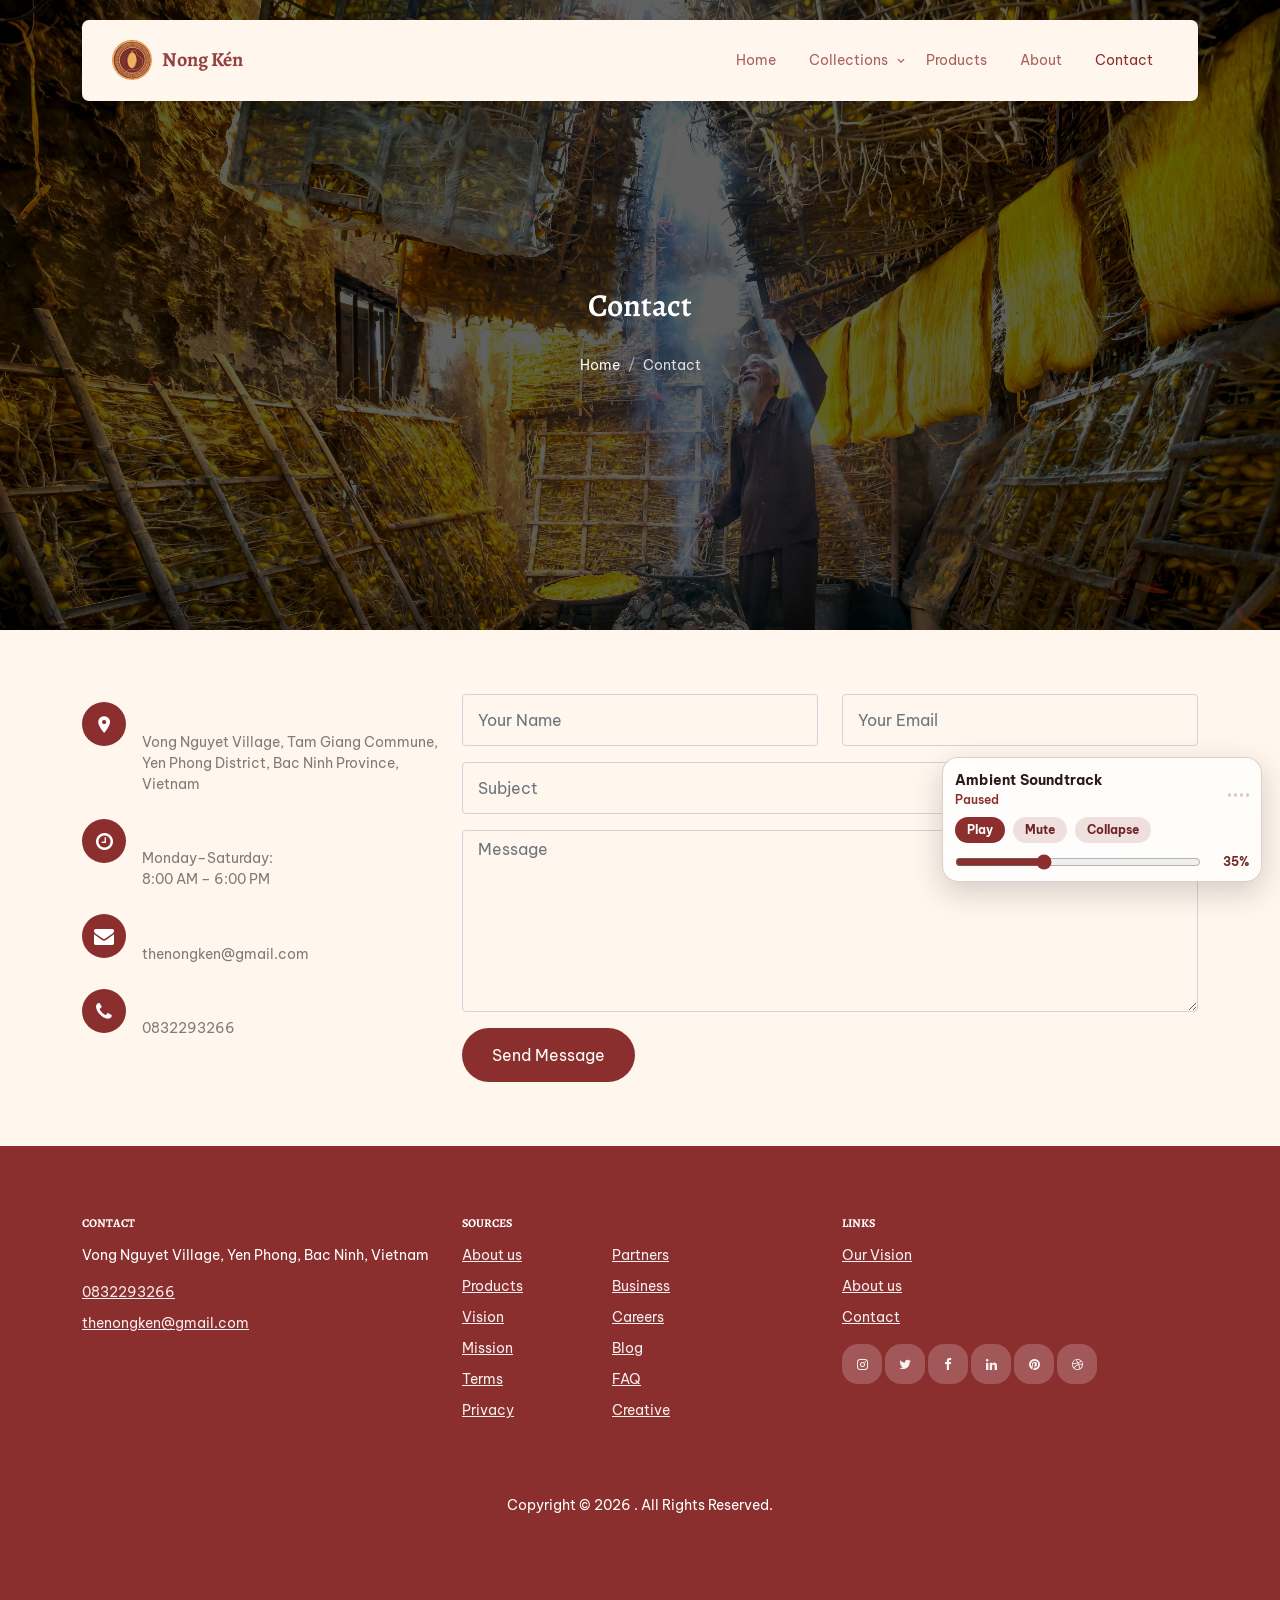
<file: contact.html>
﻿<!-- /*
* Template Name: Property
* Template Author: Untree.co
* Template URI: https://untree.co/
* License: https://creativecommons.org/licenses/by/3.0/
*/ -->
<!DOCTYPE html>
<html lang="en">
  <head>
    <meta charset="utf-8" />
    <meta name="viewport" content="width=device-width, initial-scale=1" />
    <meta name="author" content="Untree.co" />
    <link rel="icon" type="image/png" sizes="32x32" href="favicon-32x32.png?v=3" />
    <link rel="icon" type="image/png" sizes="16x16" href="favicon-16x16.png?v=3" />
    <link rel="apple-touch-icon" sizes="180x180" href="apple-touch-icon.png?v=3" />
    <link rel="icon" type="image/png" href="favicon.png?v=3" />

    <meta name="description" content="" />
    <meta name="keywords" content="bootstrap, bootstrap5" />

    <link rel="preconnect" href="https://fonts.googleapis.com" />
    <link rel="preconnect" href="https://fonts.gstatic.com" crossorigin />
    <link
      href="https://fonts.googleapis.com/css2?family=Alegreya:ital,wght@0,400;0,700;1,400&family=Be+Vietnam+Pro:wght@400;500;600;700&display=swap"
      rel="stylesheet"
    />

    <link rel="stylesheet" href="fonts/icomoon/style.css" />
    <link rel="stylesheet" href="fonts/flaticon/font/flaticon.css" />

    <link rel="stylesheet" href="css/tiny-slider.css" />
    <link rel="stylesheet" href="css/aos.css" />
    <link rel="stylesheet" href="css/style.css?v=20260322-2" />

    <title>Contact &mdash; Nong K&eacute;n</title>
  </head>
  <body>
    <div class="site-mobile-menu site-navbar-target">
      <div class="site-mobile-menu-header">
        <div class="site-mobile-menu-close">
          <span class="icofont-close js-menu-toggle"></span>
        </div>
      </div>
      <div class="site-mobile-menu-body"></div>
    </div>

    <nav class="site-nav">
      <div class="container">
        <div class="menu-bg-wrap">
          <div class="site-navigation">
            <a href="index.html" class="logo m-0 float-start"><img src="images/Logo.png" alt="Nong K&eacute;n logo" class="logo-img"> Nong K&eacute;n</a>

            <ul
              class="js-clone-nav d-none d-lg-inline-block text-start site-menu float-end"
            >
              <li><a href="index.html">Home</a></li>
              <li class="has-children">
                <a href="properties.html">Collections</a>
                <ul class="dropdown">
                  <li><a href="properties.html">Shop Collection</a></li>
                  <li><a href="contact.html">Corporate Orders</a></li>
                  <li class="has-children">
                    <a href="#">Explore</a>
                    <ul class="dropdown">
                      <li><a href="about.html">About Nong K&eacute;n</a></li>
                      <li><a href="services.html">Our Products</a></li>
                      <li><a href="contact.html">Visit &amp; Contact</a></li>
                    </ul>
                  </li>
                </ul>
              </li>
              <li><a href="services.html">Products</a></li>
              <li><a href="about.html">About</a></li>
              <li class="active"><a href="contact.html">Contact</a></li>
            </ul>

            <a
              href="#"
              class="burger light me-auto float-end mt-1 site-menu-toggle js-menu-toggle d-inline-block d-lg-none"
              data-toggle="collapse"
              data-target="#main-navbar"
            >
              <span></span>
            </a>
          </div>
        </div>
      </div>
    </nav>

    <div
      class="hero page-inner overlay"
      style="background-image: url('images/hero_bg_1.jpg')"
    >
      <div class="container">
        <div class="row justify-content-center align-items-center">
          <div class="col-lg-9 text-center mt-5">
            <h1 class="heading" data-aos="fade-up">Contact</h1>

            <nav
              aria-label="breadcrumb"
              data-aos="fade-up"
              data-aos-delay="200"
            >
              <ol class="breadcrumb text-center justify-content-center">
                <li class="breadcrumb-item"><a href="index.html">Home</a></li>
                <li
                  class="breadcrumb-item active text-white-50"
                  aria-current="page"
                >
                  Contact
                </li>
              </ol>
            </nav>
          </div>
        </div>
      </div>
    </div>

    <div class="section">
      <div class="container">
        <div class="row">
          <div
            class="col-lg-4 mb-5 mb-lg-0"
            data-aos="fade-up"
            data-aos-delay="100"
          >
            <div class="contact-info">
              <div class="address mt-2">
                <i class="icon-room"></i>
                <h4 class="mb-2">Location:</h4>
                <p>
                  Vong Nguyet Village, Tam Giang Commune,<br />
                  Yen Phong District, Bac Ninh Province, Vietnam
                </p>
              </div>

              <div class="open-hours mt-4">
                <i class="icon-clock-o"></i>
                <h4 class="mb-2">Open Hours:</h4>
                <p>
                  Monday&ndash;Saturday:<br />
                  8:00 AM &ndash; 6:00 PM
                </p>
              </div>

              <div class="email mt-4">
                <i class="icon-envelope"></i>
                <h4 class="mb-2">Email:</h4>
                <p>thenongken@gmail.com</p>
              </div>

              <div class="phone mt-4">
                <i class="icon-phone"></i>
                <h4 class="mb-2">Call:</h4>
                <p>0832293266</p>
              </div>
            </div>
          </div>
          <div class="col-lg-8" data-aos="fade-up" data-aos-delay="200">
            <form action="#">
              <div class="row">
                <div class="col-6 mb-3">
                  <input
                    type="text"
                    class="form-control"
                    placeholder="Your Name"
                  />
                </div>
                <div class="col-6 mb-3">
                  <input
                    type="email"
                    class="form-control"
                    placeholder="Your Email"
                  />
                </div>
                <div class="col-12 mb-3">
                  <input
                    type="text"
                    class="form-control"
                    placeholder="Subject"
                  />
                </div>
                <div class="col-12 mb-3">
                  <textarea
                    name=""
                    id=""
                    cols="30"
                    rows="7"
                    class="form-control"
                    placeholder="Message"
                  ></textarea>
                </div>

                <div class="col-12">
                  <input
                    type="submit"
                    value="Send Message"
                    class="btn btn-primary"
                  />
                </div>
              </div>
            </form>
          </div>
        </div>
      </div>
    </div>
    <!-- /.untree_co-section -->

    <div class="site-footer">
      <div class="container">
        <div class="row">
          <div class="col-lg-4">
            <div class="widget">
              <h3>Contact</h3>
              <address>Vong Nguyet Village, Yen Phong, Bac Ninh, Vietnam</address>
              <ul class="list-unstyled links">
                <li><a href="tel:0832293266">0832293266</a></li>
                <li>
                  <a href="mailto:thenongken@gmail.com">thenongken@gmail.com</a>
                </li>
              </ul>
            </div>
            <!-- /.widget -->
          </div>
          <!-- /.col-lg-4 -->
          <div class="col-lg-4">
            <div class="widget">
              <h3>Sources</h3>
              <ul class="list-unstyled float-start links">
                <li><a href="#">About us</a></li>
                <li><a href="services.html">Products</a></li>
                <li><a href="#">Vision</a></li>
                <li><a href="#">Mission</a></li>
                <li><a href="#">Terms</a></li>
                <li><a href="#">Privacy</a></li>
              </ul>
              <ul class="list-unstyled float-start links">
                <li><a href="#">Partners</a></li>
                <li><a href="#">Business</a></li>
                <li><a href="#">Careers</a></li>
                <li><a href="#">Blog</a></li>
                <li><a href="#">FAQ</a></li>
                <li><a href="#">Creative</a></li>
              </ul>
            </div>
            <!-- /.widget -->
          </div>
          <!-- /.col-lg-4 -->
          <div class="col-lg-4">
            <div class="widget">
              <h3>Links</h3>
              <ul class="list-unstyled links">
                <li><a href="#">Our Vision</a></li>
                <li><a href="#">About us</a></li>
                <li><a href="contact.html">Contact</a></li>
              </ul>

              <ul class="list-unstyled social">
                <li>
                  <a href="#"><span class="icon-instagram"></span></a>
                </li>
                <li>
                  <a href="#"><span class="icon-twitter"></span></a>
                </li>
                <li>
                  <a href="#"><span class="icon-facebook"></span></a>
                </li>
                <li>
                  <a href="https://www.linkedin.com/in/linh-le-lyn-5775612ba/" target="_blank" rel="noopener"><span class="icon-linkedin"></span></a>
                </li>
                <li>
                  <a href="#"><span class="icon-pinterest"></span></a>
                </li>
                <li>
                  <a href="#"><span class="icon-dribbble"></span></a>
                </li>
              </ul>
            </div>
            <!-- /.widget -->
          </div>
          <!-- /.col-lg-4 -->
        </div>
        <!-- /.row -->

        <div class="row mt-5">
          <div class="col-12 text-center">
            <!-- 
              **==========
              NOTE: 
              Please don't remove this copyright link unless you buy the license here https://untree.co/license/  
              **==========
            -->

            <p>
              Copyright &copy;
              <script>
                document.write(new Date().getFullYear());
              </script>
              . All Rights Reserved.
            </p>
          </div>
        </div>
      </div>
      <!-- /.container -->
    </div>
    <!-- /.site-footer -->

    <!-- Preloader -->
    <div id="overlayer"></div>
    <div class="loader">
      <div class="spinner-border" role="status">
        <span class="visually-hidden">Loading...</span>
      </div>
    </div>

    <script src="js/bootstrap.bundle.min.js"></script>
    <script src="js/tiny-slider.js"></script>
    <script src="js/aos.js"></script>
    <script src="js/navbar.js"></script>
    <script src="js/counter.js"></script>
    <script src="js/custom.js?v=20260322-3"></script>
  </body>
</html>
</file>
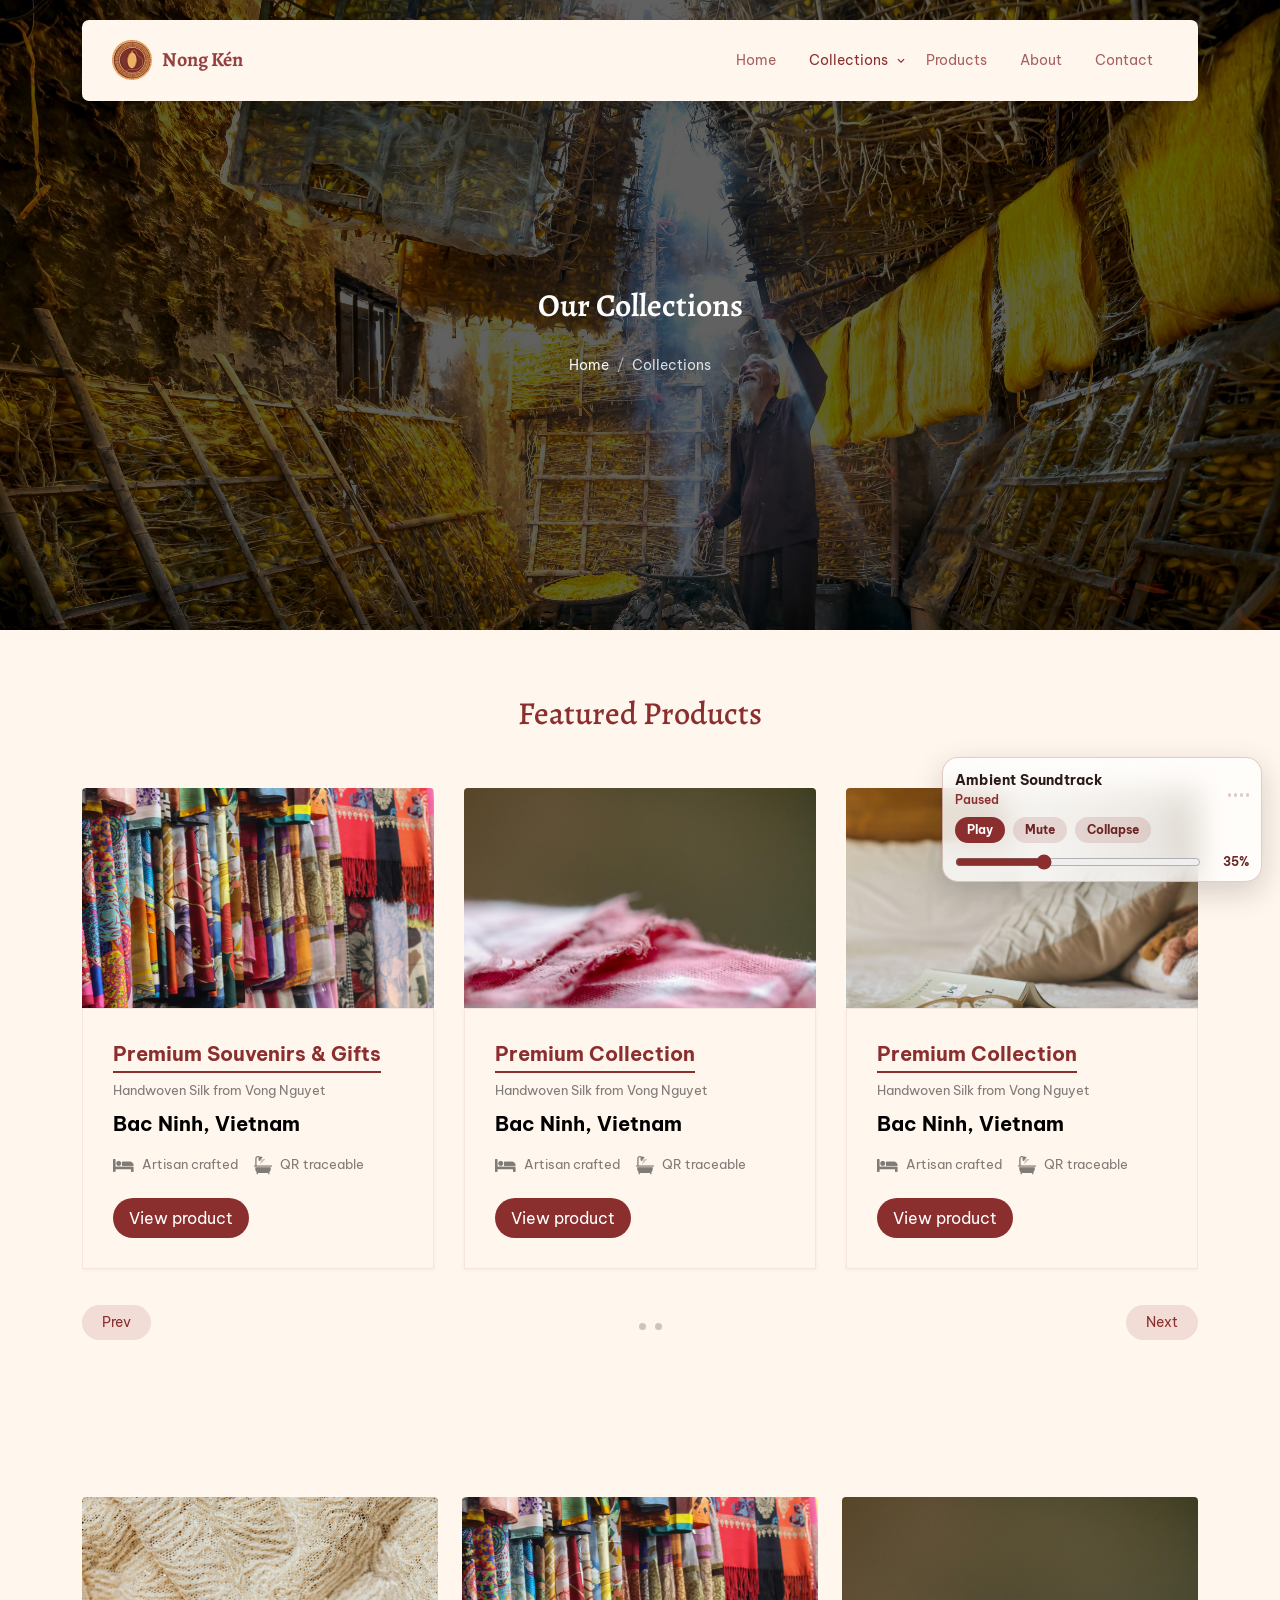
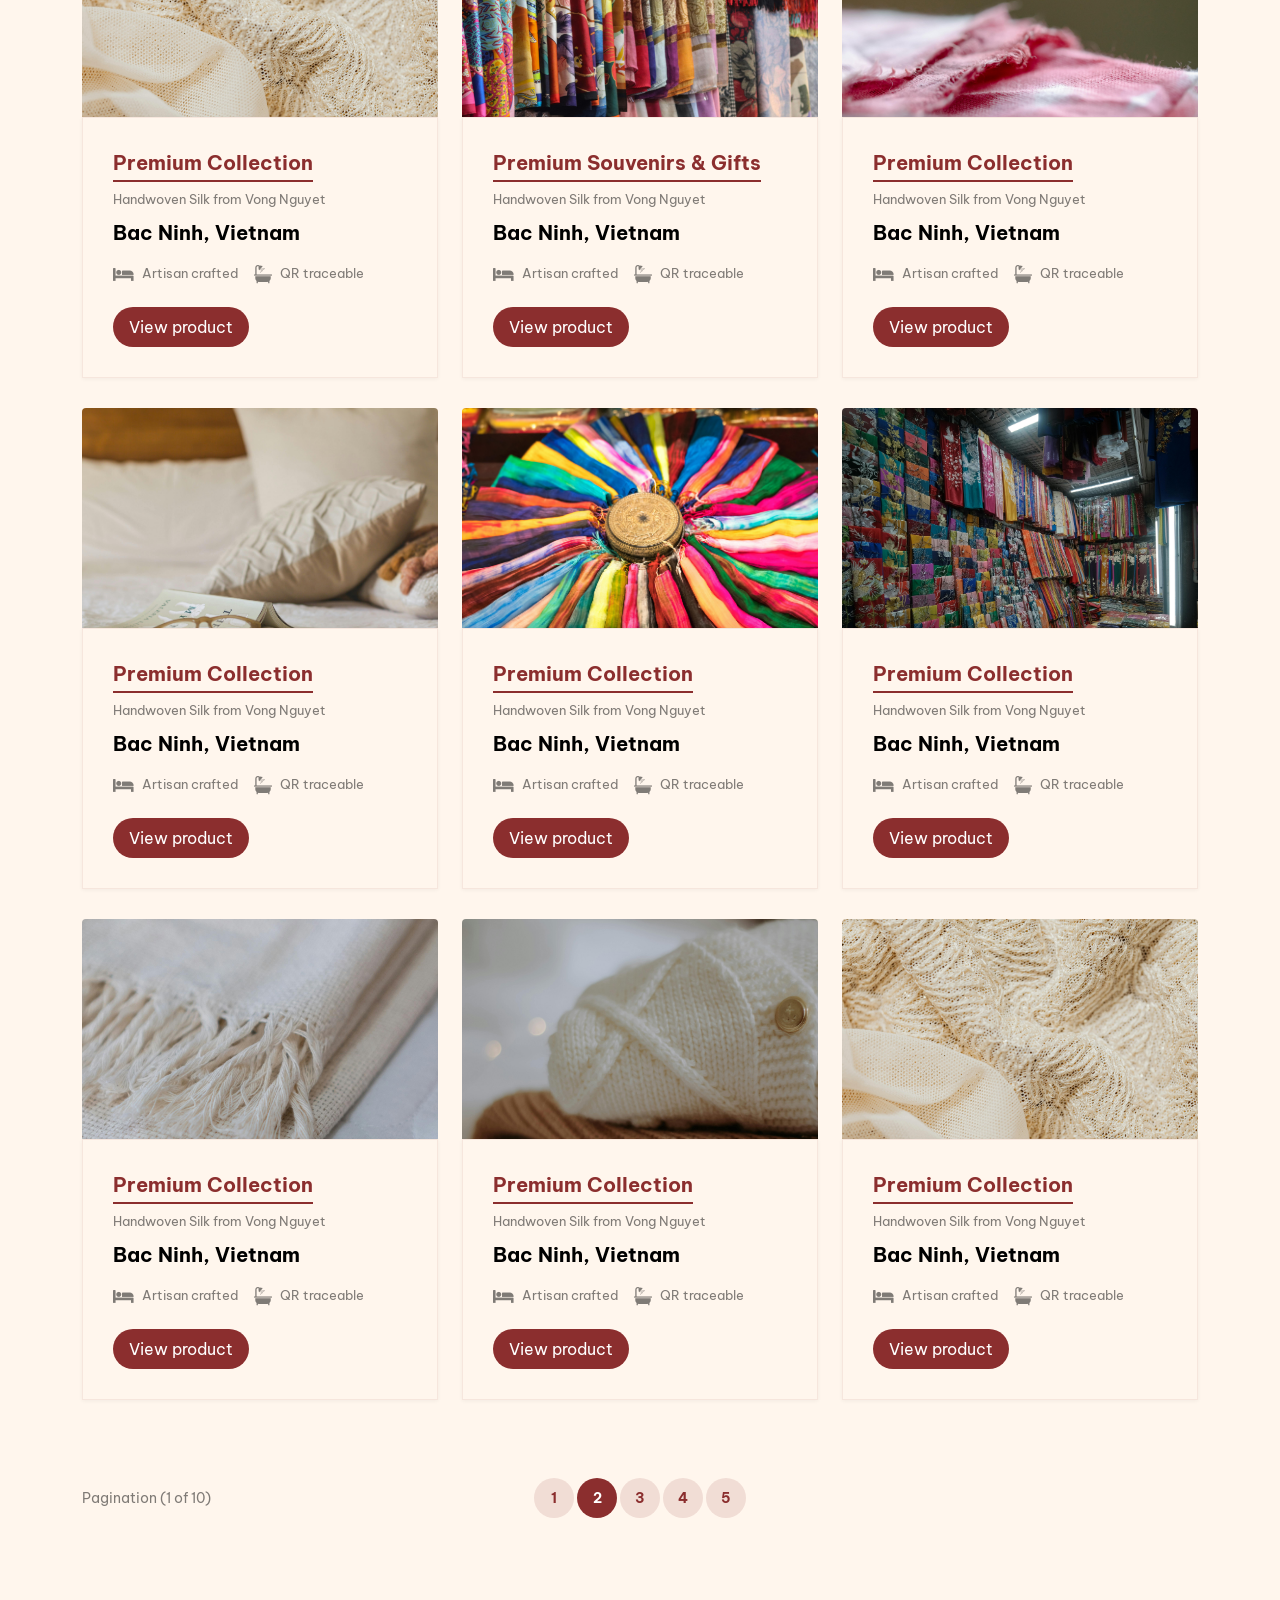
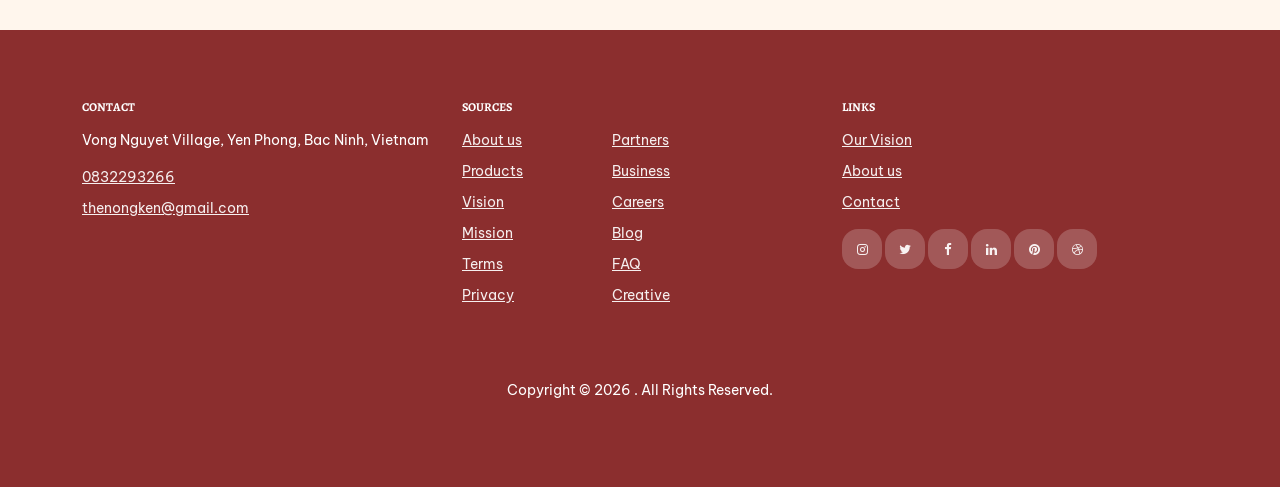
<file: properties.html>
﻿<!-- /*
* Template Name: Property
* Template Author: Untree.co
* Template URI: https://untree.co/
* License: https://creativecommons.org/licenses/by/3.0/
*/ -->
<!DOCTYPE html>
<html lang="en">
  <head>
    <meta charset="utf-8" />
    <meta name="viewport" content="width=device-width, initial-scale=1" />
    <meta name="author" content="Untree.co" />
    <link rel="icon" type="image/png" sizes="32x32" href="favicon-32x32.png?v=3" />
    <link rel="icon" type="image/png" sizes="16x16" href="favicon-16x16.png?v=3" />
    <link rel="apple-touch-icon" sizes="180x180" href="apple-touch-icon.png?v=3" />
    <link rel="icon" type="image/png" href="favicon.png?v=3" />

    <meta name="description" content="" />
    <meta name="keywords" content="bootstrap, bootstrap5" />

    <link rel="preconnect" href="https://fonts.googleapis.com" />
    <link rel="preconnect" href="https://fonts.gstatic.com" crossorigin />
    <link
      href="https://fonts.googleapis.com/css2?family=Alegreya:ital,wght@0,400;0,700;1,400&family=Be+Vietnam+Pro:wght@400;500;600;700&display=swap"
      rel="stylesheet"
    />

    <link rel="stylesheet" href="fonts/icomoon/style.css" />
    <link rel="stylesheet" href="fonts/flaticon/font/flaticon.css" />

    <link rel="stylesheet" href="css/tiny-slider.css" />
    <link rel="stylesheet" href="css/aos.css" />
    <link rel="stylesheet" href="css/style.css?v=20260322-2" />

    <title>Collections &mdash; Nong K&eacute;n</title>
  </head>
  <body>
    <div class="site-mobile-menu site-navbar-target">
      <div class="site-mobile-menu-header">
        <div class="site-mobile-menu-close">
          <span class="icofont-close js-menu-toggle"></span>
        </div>
      </div>
      <div class="site-mobile-menu-body"></div>
    </div>

    <nav class="site-nav">
      <div class="container">
        <div class="menu-bg-wrap">
          <div class="site-navigation">
            <a href="index.html" class="logo m-0 float-start"><img src="images/Logo.png" alt="Nong K&eacute;n logo" class="logo-img"> Nong K&eacute;n</a>

            <ul
              class="js-clone-nav d-none d-lg-inline-block text-start site-menu float-end"
            >
              <li><a href="index.html">Home</a></li>
              <li class="has-children active">
                <a href="properties.html">Collections</a>
                <ul class="dropdown">
                  <li><a href="properties.html">Shop Collection</a></li>
                  <li><a href="contact.html">Corporate Orders</a></li>
                  <li class="has-children">
                    <a href="#">Explore</a>
                    <ul class="dropdown">
                      <li><a href="about.html">About Nong K&eacute;n</a></li>
                      <li><a href="services.html">Our Products</a></li>
                      <li><a href="contact.html">Visit &amp; Contact</a></li>
                    </ul>
                  </li>
                </ul>
              </li>
              <li><a href="services.html">Products</a></li>
              <li><a href="about.html">About</a></li>
              <li><a href="contact.html">Contact</a></li>
            </ul>

            <a
              href="#"
              class="burger light me-auto float-end mt-1 site-menu-toggle js-menu-toggle d-inline-block d-lg-none"
              data-toggle="collapse"
              data-target="#main-navbar"
            >
              <span></span>
            </a>
          </div>
        </div>
      </div>
    </nav>

    <div
      class="hero page-inner overlay"
      style="background-image: url('images/hero_bg_1.jpg')"
    >
      <div class="container">
        <div class="row justify-content-center align-items-center">
          <div class="col-lg-9 text-center mt-5">
            <h1 class="heading" data-aos="fade-up">Our Collections</h1>

            <nav
              aria-label="breadcrumb"
              data-aos="fade-up"
              data-aos-delay="200"
            >
              <ol class="breadcrumb text-center justify-content-center">
                <li class="breadcrumb-item"><a href="index.html">Home</a></li>
                <li
                  class="breadcrumb-item active text-white-50"
                  aria-current="page"
                >
                  Collections
                </li>
              </ol>
            </nav>
          </div>
        </div>
      </div>
    </div>

    <div class="section">
      <div class="container">
        <div class="row mb-5 align-items-center">
          <div class="col-lg-6 text-center mx-auto">
            <h2 class="font-weight-bold text-primary heading">
              Featured Products
            </h2>
          </div>
        </div>
        <div class="row">
          <div class="col-12">
            <div class="property-slider-wrap">
              <div class="property-slider">
                <div class="property-item">
                  <a href="property-single.html" class="img">
                    <img src="images/img_1.jpg" alt="Image" class="img-fluid" />
                  </a>

                  <div class="property-content">
                    <div class="price mb-2"><span>Premium Collection</span></div>
                    <div>
                      <span class="d-block mb-2 text-black-50"
                        >Handwoven Silk from Vong Nguyet</span
                      >
                      <span class="city d-block mb-3">Bac Ninh, Vietnam</span>

                      <div class="specs d-flex mb-4">
                        <span class="d-block d-flex align-items-center me-3">
                          <span class="icon-bed me-2"></span>
                          <span class="caption">Artisan crafted</span>
                        </span>
                        <span class="d-block d-flex align-items-center">
                          <span class="icon-bath me-2"></span>
                          <span class="caption">QR traceable</span>
                        </span>
                      </div>

                      <a
                        href="property-single.html"
                        class="btn btn-primary py-2 px-3"
                        >View product</a
                      >
                    </div>
                  </div>
                </div>
                <!-- .item -->

                <div class="property-item">
                  <a href="property-single.html" class="img">
                    <img src="images/Premium_Souvenirs_Gifts.jpg" alt="Premium Souvenirs and Gifts" class="img-fluid" />
                  </a>

                  <div class="property-content">
                    <div class="price mb-2"><span>Premium Souvenirs &amp; Gifts</span></div>
                    <div>
                      <span class="d-block mb-2 text-black-50"
                        >Handwoven Silk from Vong Nguyet</span
                      >
                      <span class="city d-block mb-3">Bac Ninh, Vietnam</span>

                      <div class="specs d-flex mb-4">
                        <span class="d-block d-flex align-items-center me-3">
                          <span class="icon-bed me-2"></span>
                          <span class="caption">Artisan crafted</span>
                        </span>
                        <span class="d-block d-flex align-items-center">
                          <span class="icon-bath me-2"></span>
                          <span class="caption">QR traceable</span>
                        </span>
                      </div>

                      <a
                        href="property-single.html"
                        class="btn btn-primary py-2 px-3"
                        >View product</a
                      >
                    </div>
                  </div>
                </div>
                <!-- .item -->

                <div class="property-item">
                  <a href="property-single.html" class="img">
                    <img src="images/img_3.jpg" alt="Image" class="img-fluid" />
                  </a>

                  <div class="property-content">
                    <div class="price mb-2"><span>Premium Collection</span></div>
                    <div>
                      <span class="d-block mb-2 text-black-50"
                        >Handwoven Silk from Vong Nguyet</span
                      >
                      <span class="city d-block mb-3">Bac Ninh, Vietnam</span>

                      <div class="specs d-flex mb-4">
                        <span class="d-block d-flex align-items-center me-3">
                          <span class="icon-bed me-2"></span>
                          <span class="caption">Artisan crafted</span>
                        </span>
                        <span class="d-block d-flex align-items-center">
                          <span class="icon-bath me-2"></span>
                          <span class="caption">QR traceable</span>
                        </span>
                      </div>

                      <a
                        href="property-single.html"
                        class="btn btn-primary py-2 px-3"
                        >View product</a
                      >
                    </div>
                  </div>
                </div>
                <!-- .item -->

                <div class="property-item">
                  <a href="property-single.html" class="img">
                    <img src="images/img_4.jpg" alt="Image" class="img-fluid" />
                  </a>

                  <div class="property-content">
                    <div class="price mb-2"><span>Premium Collection</span></div>
                    <div>
                      <span class="d-block mb-2 text-black-50"
                        >Handwoven Silk from Vong Nguyet</span
                      >
                      <span class="city d-block mb-3">Bac Ninh, Vietnam</span>

                      <div class="specs d-flex mb-4">
                        <span class="d-block d-flex align-items-center me-3">
                          <span class="icon-bed me-2"></span>
                          <span class="caption">Artisan crafted</span>
                        </span>
                        <span class="d-block d-flex align-items-center">
                          <span class="icon-bath me-2"></span>
                          <span class="caption">QR traceable</span>
                        </span>
                      </div>

                      <a
                        href="property-single.html"
                        class="btn btn-primary py-2 px-3"
                        >View product</a
                      >
                    </div>
                  </div>
                </div>
                <!-- .item -->

                <div class="property-item">
                  <a href="property-single.html" class="img">
                    <img src="images/img_5.jpg" alt="Image" class="img-fluid" />
                  </a>

                  <div class="property-content">
                    <div class="price mb-2"><span>Premium Collection</span></div>
                    <div>
                      <span class="d-block mb-2 text-black-50"
                        >Handwoven Silk from Vong Nguyet</span
                      >
                      <span class="city d-block mb-3">Bac Ninh, Vietnam</span>

                      <div class="specs d-flex mb-4">
                        <span class="d-block d-flex align-items-center me-3">
                          <span class="icon-bed me-2"></span>
                          <span class="caption">Artisan crafted</span>
                        </span>
                        <span class="d-block d-flex align-items-center">
                          <span class="icon-bath me-2"></span>
                          <span class="caption">QR traceable</span>
                        </span>
                      </div>

                      <a
                        href="property-single.html"
                        class="btn btn-primary py-2 px-3"
                        >View product</a
                      >
                    </div>
                  </div>
                </div>
                <!-- .item -->

                <div class="property-item">
                  <a href="property-single.html" class="img">
                    <img src="images/img_6.jpg" alt="Image" class="img-fluid" />
                  </a>

                  <div class="property-content">
                    <div class="price mb-2"><span>Premium Collection</span></div>
                    <div>
                      <span class="d-block mb-2 text-black-50"
                        >Handwoven Silk from Vong Nguyet</span
                      >
                      <span class="city d-block mb-3">Bac Ninh, Vietnam</span>

                      <div class="specs d-flex mb-4">
                        <span class="d-block d-flex align-items-center me-3">
                          <span class="icon-bed me-2"></span>
                          <span class="caption">Artisan crafted</span>
                        </span>
                        <span class="d-block d-flex align-items-center">
                          <span class="icon-bath me-2"></span>
                          <span class="caption">QR traceable</span>
                        </span>
                      </div>

                      <a
                        href="property-single.html"
                        class="btn btn-primary py-2 px-3"
                        >View product</a
                      >
                    </div>
                  </div>
                </div>
                <!-- .item -->

                <div class="property-item">
                  <a href="property-single.html" class="img">
                    <img src="images/img_7.jpg" alt="Image" class="img-fluid" />
                  </a>

                  <div class="property-content">
                    <div class="price mb-2"><span>Premium Collection</span></div>
                    <div>
                      <span class="d-block mb-2 text-black-50"
                        >Handwoven Silk from Vong Nguyet</span
                      >
                      <span class="city d-block mb-3">Bac Ninh, Vietnam</span>

                      <div class="specs d-flex mb-4">
                        <span class="d-block d-flex align-items-center me-3">
                          <span class="icon-bed me-2"></span>
                          <span class="caption">Artisan crafted</span>
                        </span>
                        <span class="d-block d-flex align-items-center">
                          <span class="icon-bath me-2"></span>
                          <span class="caption">QR traceable</span>
                        </span>
                      </div>

                      <a
                        href="property-single.html"
                        class="btn btn-primary py-2 px-3"
                        >View product</a
                      >
                    </div>
                  </div>
                </div>
                <!-- .item -->

                <div class="property-item">
                  <a href="property-single.html" class="img">
                    <img src="images/img_8.jpg" alt="Image" class="img-fluid" />
                  </a>

                  <div class="property-content">
                    <div class="price mb-2"><span>Premium Collection</span></div>
                    <div>
                      <span class="d-block mb-2 text-black-50"
                        >Handwoven Silk from Vong Nguyet</span
                      >
                      <span class="city d-block mb-3">Bac Ninh, Vietnam</span>

                      <div class="specs d-flex mb-4">
                        <span class="d-block d-flex align-items-center me-3">
                          <span class="icon-bed me-2"></span>
                          <span class="caption">Artisan crafted</span>
                        </span>
                        <span class="d-block d-flex align-items-center">
                          <span class="icon-bath me-2"></span>
                          <span class="caption">QR traceable</span>
                        </span>
                      </div>

                      <a
                        href="property-single.html"
                        class="btn btn-primary py-2 px-3"
                        >View product</a
                      >
                    </div>
                  </div>
                </div>
                <!-- .item -->

                <div class="property-item">
                  <a href="property-single.html" class="img">
                    <img src="images/img_1.jpg" alt="Image" class="img-fluid" />
                  </a>

                  <div class="property-content">
                    <div class="price mb-2"><span>Premium Collection</span></div>
                    <div>
                      <span class="d-block mb-2 text-black-50"
                        >Handwoven Silk from Vong Nguyet</span
                      >
                      <span class="city d-block mb-3">Bac Ninh, Vietnam</span>

                      <div class="specs d-flex mb-4">
                        <span class="d-block d-flex align-items-center me-3">
                          <span class="icon-bed me-2"></span>
                          <span class="caption">Artisan crafted</span>
                        </span>
                        <span class="d-block d-flex align-items-center">
                          <span class="icon-bath me-2"></span>
                          <span class="caption">QR traceable</span>
                        </span>
                      </div>

                      <a
                        href="property-single.html"
                        class="btn btn-primary py-2 px-3"
                        >View product</a
                      >
                    </div>
                  </div>
                </div>
                <!-- .item -->
              </div>

              <div
                id="property-nav"
                class="controls"
                tabindex="0"
                aria-label="Carousel Navigation"
              >
                <span
                  class="prev"
                  data-controls="prev"
                  aria-controls="property"
                  tabindex="-1"
                  >Prev</span
                >
                <span
                  class="next"
                  data-controls="next"
                  aria-controls="property"
                  tabindex="-1"
                  >Next</span
                >
              </div>
            </div>
          </div>
        </div>
      </div>
    </div>

    <div class="section section-properties">
      <div class="container">
        <div class="row">
          <div class="col-xs-12 col-sm-6 col-md-6 col-lg-4">
            <div class="property-item mb-30">
              <a href="property-single.html" class="img">
                <img src="images/img_1.jpg" alt="Image" class="img-fluid" />
              </a>

              <div class="property-content">
                <div class="price mb-2"><span>Premium Collection</span></div>
                <div>
                  <span class="d-block mb-2 text-black-50"
                    >Handwoven Silk from Vong Nguyet</span
                  >
                  <span class="city d-block mb-3">Bac Ninh, Vietnam</span>

                  <div class="specs d-flex mb-4">
                    <span class="d-block d-flex align-items-center me-3">
                      <span class="icon-bed me-2"></span>
                      <span class="caption">Artisan crafted</span>
                    </span>
                    <span class="d-block d-flex align-items-center">
                      <span class="icon-bath me-2"></span>
                      <span class="caption">QR traceable</span>
                    </span>
                  </div>

                  <a
                    href="property-single.html"
                    class="btn btn-primary py-2 px-3"
                    >View product</a
                  >
                </div>
              </div>
            </div>
            <!-- .item -->
          </div>
          <div class="col-xs-12 col-sm-6 col-md-6 col-lg-4">
            <div class="property-item mb-30">
              <a href="property-single.html" class="img">
                <img src="images/Premium_Souvenirs_Gifts.jpg" alt="Premium Souvenirs and Gifts" class="img-fluid" />
              </a>

              <div class="property-content">
                <div class="price mb-2"><span>Premium Souvenirs &amp; Gifts</span></div>
                <div>
                  <span class="d-block mb-2 text-black-50"
                    >Handwoven Silk from Vong Nguyet</span
                  >
                  <span class="city d-block mb-3">Bac Ninh, Vietnam</span>

                  <div class="specs d-flex mb-4">
                    <span class="d-block d-flex align-items-center me-3">
                      <span class="icon-bed me-2"></span>
                      <span class="caption">Artisan crafted</span>
                    </span>
                    <span class="d-block d-flex align-items-center">
                      <span class="icon-bath me-2"></span>
                      <span class="caption">QR traceable</span>
                    </span>
                  </div>

                  <a
                    href="property-single.html"
                    class="btn btn-primary py-2 px-3"
                    >View product</a
                  >
                </div>
              </div>
            </div>
            <!-- .item -->
          </div>
          <div class="col-xs-12 col-sm-6 col-md-6 col-lg-4">
            <div class="property-item mb-30">
              <a href="property-single.html" class="img">
                <img src="images/img_3.jpg" alt="Image" class="img-fluid" />
              </a>

              <div class="property-content">
                <div class="price mb-2"><span>Premium Collection</span></div>
                <div>
                  <span class="d-block mb-2 text-black-50"
                    >Handwoven Silk from Vong Nguyet</span
                  >
                  <span class="city d-block mb-3">Bac Ninh, Vietnam</span>

                  <div class="specs d-flex mb-4">
                    <span class="d-block d-flex align-items-center me-3">
                      <span class="icon-bed me-2"></span>
                      <span class="caption">Artisan crafted</span>
                    </span>
                    <span class="d-block d-flex align-items-center">
                      <span class="icon-bath me-2"></span>
                      <span class="caption">QR traceable</span>
                    </span>
                  </div>

                  <a
                    href="property-single.html"
                    class="btn btn-primary py-2 px-3"
                    >View product</a
                  >
                </div>
              </div>
            </div>
            <!-- .item -->
          </div>

          <div class="col-xs-12 col-sm-6 col-md-6 col-lg-4">
            <div class="property-item mb-30">
              <a href="property-single.html" class="img">
                <img src="images/img_4.jpg" alt="Image" class="img-fluid" />
              </a>

              <div class="property-content">
                <div class="price mb-2"><span>Premium Collection</span></div>
                <div>
                  <span class="d-block mb-2 text-black-50"
                    >Handwoven Silk from Vong Nguyet</span
                  >
                  <span class="city d-block mb-3">Bac Ninh, Vietnam</span>

                  <div class="specs d-flex mb-4">
                    <span class="d-block d-flex align-items-center me-3">
                      <span class="icon-bed me-2"></span>
                      <span class="caption">Artisan crafted</span>
                    </span>
                    <span class="d-block d-flex align-items-center">
                      <span class="icon-bath me-2"></span>
                      <span class="caption">QR traceable</span>
                    </span>
                  </div>

                  <a
                    href="property-single.html"
                    class="btn btn-primary py-2 px-3"
                    >View product</a
                  >
                </div>
              </div>
            </div>
            <!-- .item -->
          </div>
          <div class="col-xs-12 col-sm-6 col-md-6 col-lg-4">
            <div class="property-item mb-30">
              <a href="property-single.html" class="img">
                <img src="images/img_5.jpg" alt="Image" class="img-fluid" />
              </a>

              <div class="property-content">
                <div class="price mb-2"><span>Premium Collection</span></div>
                <div>
                  <span class="d-block mb-2 text-black-50"
                    >Handwoven Silk from Vong Nguyet</span
                  >
                  <span class="city d-block mb-3">Bac Ninh, Vietnam</span>

                  <div class="specs d-flex mb-4">
                    <span class="d-block d-flex align-items-center me-3">
                      <span class="icon-bed me-2"></span>
                      <span class="caption">Artisan crafted</span>
                    </span>
                    <span class="d-block d-flex align-items-center">
                      <span class="icon-bath me-2"></span>
                      <span class="caption">QR traceable</span>
                    </span>
                  </div>

                  <a
                    href="property-single.html"
                    class="btn btn-primary py-2 px-3"
                    >View product</a
                  >
                </div>
              </div>
            </div>
            <!-- .item -->
          </div>
          <div class="col-xs-12 col-sm-6 col-md-6 col-lg-4">
            <div class="property-item mb-30">
              <a href="property-single.html" class="img">
                <img src="images/img_6.jpg" alt="Image" class="img-fluid" />
              </a>

              <div class="property-content">
                <div class="price mb-2"><span>Premium Collection</span></div>
                <div>
                  <span class="d-block mb-2 text-black-50"
                    >Handwoven Silk from Vong Nguyet</span
                  >
                  <span class="city d-block mb-3">Bac Ninh, Vietnam</span>

                  <div class="specs d-flex mb-4">
                    <span class="d-block d-flex align-items-center me-3">
                      <span class="icon-bed me-2"></span>
                      <span class="caption">Artisan crafted</span>
                    </span>
                    <span class="d-block d-flex align-items-center">
                      <span class="icon-bath me-2"></span>
                      <span class="caption">QR traceable</span>
                    </span>
                  </div>

                  <a
                    href="property-single.html"
                    class="btn btn-primary py-2 px-3"
                    >View product</a
                  >
                </div>
              </div>
            </div>
            <!-- .item -->
          </div>

          <div class="col-xs-12 col-sm-6 col-md-6 col-lg-4">
            <div class="property-item mb-30">
              <a href="property-single.html" class="img">
                <img src="images/img_7.jpg" alt="Image" class="img-fluid" />
              </a>

              <div class="property-content">
                <div class="price mb-2"><span>Premium Collection</span></div>
                <div>
                  <span class="d-block mb-2 text-black-50"
                    >Handwoven Silk from Vong Nguyet</span
                  >
                  <span class="city d-block mb-3">Bac Ninh, Vietnam</span>

                  <div class="specs d-flex mb-4">
                    <span class="d-block d-flex align-items-center me-3">
                      <span class="icon-bed me-2"></span>
                      <span class="caption">Artisan crafted</span>
                    </span>
                    <span class="d-block d-flex align-items-center">
                      <span class="icon-bath me-2"></span>
                      <span class="caption">QR traceable</span>
                    </span>
                  </div>

                  <a
                    href="property-single.html"
                    class="btn btn-primary py-2 px-3"
                    >View product</a
                  >
                </div>
              </div>
            </div>
            <!-- .item -->
          </div>
          <div class="col-xs-12 col-sm-6 col-md-6 col-lg-4">
            <div class="property-item mb-30">
              <a href="property-single.html" class="img">
                <img src="images/img_8.jpg" alt="Image" class="img-fluid" />
              </a>

              <div class="property-content">
                <div class="price mb-2"><span>Premium Collection</span></div>
                <div>
                  <span class="d-block mb-2 text-black-50"
                    >Handwoven Silk from Vong Nguyet</span
                  >
                  <span class="city d-block mb-3">Bac Ninh, Vietnam</span>

                  <div class="specs d-flex mb-4">
                    <span class="d-block d-flex align-items-center me-3">
                      <span class="icon-bed me-2"></span>
                      <span class="caption">Artisan crafted</span>
                    </span>
                    <span class="d-block d-flex align-items-center">
                      <span class="icon-bath me-2"></span>
                      <span class="caption">QR traceable</span>
                    </span>
                  </div>

                  <a
                    href="property-single.html"
                    class="btn btn-primary py-2 px-3"
                    >View product</a
                  >
                </div>
              </div>
            </div>
            <!-- .item -->
          </div>
          <div class="col-xs-12 col-sm-6 col-md-6 col-lg-4">
            <div class="property-item mb-30">
              <a href="property-single.html" class="img">
                <img src="images/img_1.jpg" alt="Image" class="img-fluid" />
              </a>

              <div class="property-content">
                <div class="price mb-2"><span>Premium Collection</span></div>
                <div>
                  <span class="d-block mb-2 text-black-50"
                    >Handwoven Silk from Vong Nguyet</span
                  >
                  <span class="city d-block mb-3">Bac Ninh, Vietnam</span>

                  <div class="specs d-flex mb-4">
                    <span class="d-block d-flex align-items-center me-3">
                      <span class="icon-bed me-2"></span>
                      <span class="caption">Artisan crafted</span>
                    </span>
                    <span class="d-block d-flex align-items-center">
                      <span class="icon-bath me-2"></span>
                      <span class="caption">QR traceable</span>
                    </span>
                  </div>

                  <a
                    href="property-single.html"
                    class="btn btn-primary py-2 px-3"
                    >View product</a
                  >
                </div>
              </div>
            </div>
            <!-- .item -->
          </div>
        </div>
        <div class="row align-items-center py-5">
          <div class="col-lg-3">Pagination (1 of 10)</div>
          <div class="col-lg-6 text-center">
            <div class="custom-pagination">
              <a href="#">1</a>
              <a href="#" class="active">2</a>
              <a href="#">3</a>
              <a href="#">4</a>
              <a href="#">5</a>
            </div>
          </div>
        </div>
      </div>
    </div>

    <div class="site-footer">
      <div class="container">
        <div class="row">
          <div class="col-lg-4">
            <div class="widget">
              <h3>Contact</h3>
              <address>Vong Nguyet Village, Yen Phong, Bac Ninh, Vietnam</address>
              <ul class="list-unstyled links">
                <li><a href="tel:0832293266">0832293266</a></li>
                <li>
                  <a href="mailto:thenongken@gmail.com">thenongken@gmail.com</a>
                </li>
              </ul>
            </div>
            <!-- /.widget -->
          </div>
          <!-- /.col-lg-4 -->
          <div class="col-lg-4">
            <div class="widget">
              <h3>Sources</h3>
              <ul class="list-unstyled float-start links">
                <li><a href="#">About us</a></li>
                <li><a href="services.html">Products</a></li>
                <li><a href="#">Vision</a></li>
                <li><a href="#">Mission</a></li>
                <li><a href="#">Terms</a></li>
                <li><a href="#">Privacy</a></li>
              </ul>
              <ul class="list-unstyled float-start links">
                <li><a href="#">Partners</a></li>
                <li><a href="#">Business</a></li>
                <li><a href="#">Careers</a></li>
                <li><a href="#">Blog</a></li>
                <li><a href="#">FAQ</a></li>
                <li><a href="#">Creative</a></li>
              </ul>
            </div>
            <!-- /.widget -->
          </div>
          <!-- /.col-lg-4 -->
          <div class="col-lg-4">
            <div class="widget">
              <h3>Links</h3>
              <ul class="list-unstyled links">
                <li><a href="#">Our Vision</a></li>
                <li><a href="#">About us</a></li>
                <li><a href="contact.html">Contact</a></li>
              </ul>

              <ul class="list-unstyled social">
                <li>
                  <a href="#"><span class="icon-instagram"></span></a>
                </li>
                <li>
                  <a href="#"><span class="icon-twitter"></span></a>
                </li>
                <li>
                  <a href="#"><span class="icon-facebook"></span></a>
                </li>
                <li>
                  <a href="https://www.linkedin.com/in/linh-le-lyn-5775612ba/" target="_blank" rel="noopener"><span class="icon-linkedin"></span></a>
                </li>
                <li>
                  <a href="#"><span class="icon-pinterest"></span></a>
                </li>
                <li>
                  <a href="#"><span class="icon-dribbble"></span></a>
                </li>
              </ul>
            </div>
            <!-- /.widget -->
          </div>
          <!-- /.col-lg-4 -->
        </div>
        <!-- /.row -->

        <div class="row mt-5">
          <div class="col-12 text-center">
            <!-- 
              **==========
              NOTE: 
              Please don't remove this copyright link unless you buy the license here https://untree.co/license/  
              **==========
            -->

            <p>
              Copyright &copy;
              <script>
                document.write(new Date().getFullYear());
              </script>
              . All Rights Reserved.
            </p>
          </div>
        </div>
      </div>
      <!-- /.container -->
    </div>
    <!-- /.site-footer -->

    <!-- Preloader -->
    <div id="overlayer"></div>
    <div class="loader">
      <div class="spinner-border" role="status">
        <span class="visually-hidden">Loading...</span>
      </div>
    </div>

    <script src="js/bootstrap.bundle.min.js"></script>
    <script src="js/tiny-slider.js"></script>
    <script src="js/aos.js"></script>
    <script src="js/navbar.js"></script>
    <script src="js/counter.js"></script>
    <script src="js/custom.js?v=20260322-3"></script>
  </body>
</html>
</file>
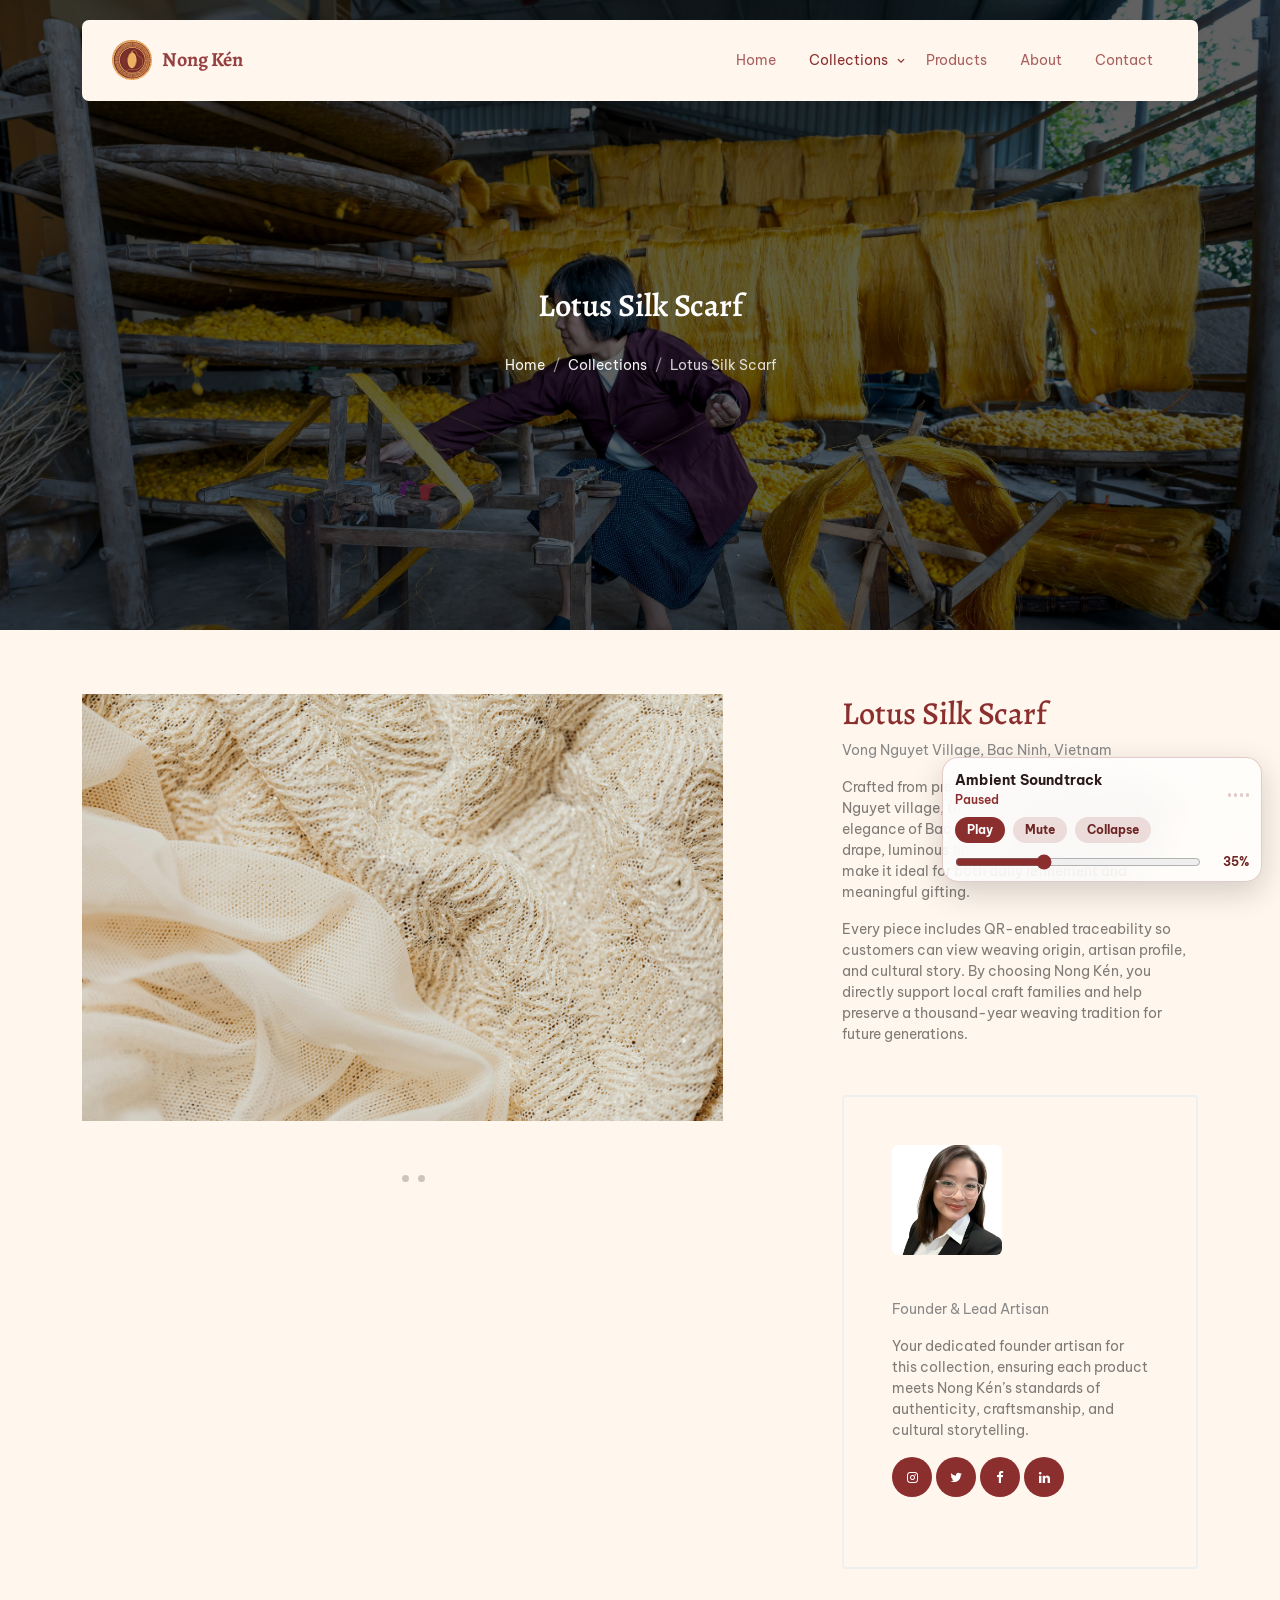
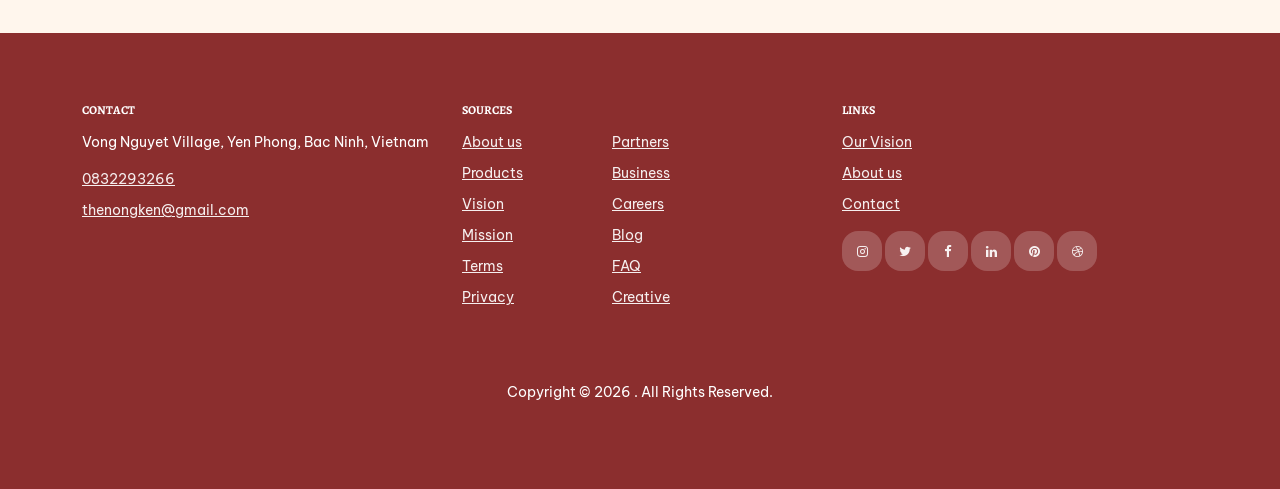
<file: property-single.html>
﻿<!-- /*
* Template Name: Property
* Template Author: Untree.co
* Template URI: https://untree.co/
* License: https://creativecommons.org/licenses/by/3.0/
*/ -->
<!DOCTYPE html>
<html lang="en">
  <head>
    <meta charset="utf-8" />
    <meta name="viewport" content="width=device-width, initial-scale=1" />
    <meta name="author" content="Untree.co" />
    <link rel="icon" type="image/png" sizes="32x32" href="favicon-32x32.png?v=3" />
    <link rel="icon" type="image/png" sizes="16x16" href="favicon-16x16.png?v=3" />
    <link rel="apple-touch-icon" sizes="180x180" href="apple-touch-icon.png?v=3" />
    <link rel="icon" type="image/png" href="favicon.png?v=3" />

    <meta name="description" content="" />
    <meta name="keywords" content="bootstrap, bootstrap5" />

    <link rel="preconnect" href="https://fonts.googleapis.com" />
    <link rel="preconnect" href="https://fonts.gstatic.com" crossorigin />
    <link
      href="https://fonts.googleapis.com/css2?family=Alegreya:ital,wght@0,400;0,700;1,400&family=Be+Vietnam+Pro:wght@400;500;600;700&display=swap"
      rel="stylesheet"
    />

    <link rel="stylesheet" href="fonts/icomoon/style.css" />
    <link rel="stylesheet" href="fonts/flaticon/font/flaticon.css" />

    <link rel="stylesheet" href="css/tiny-slider.css" />
    <link rel="stylesheet" href="css/aos.css" />
    <link rel="stylesheet" href="css/style.css?v=20260322-2" />

    <title>Product Detail &mdash; Nong K&eacute;n</title>
  </head>
  <body>
    <div class="site-mobile-menu site-navbar-target">
      <div class="site-mobile-menu-header">
        <div class="site-mobile-menu-close">
          <span class="icofont-close js-menu-toggle"></span>
        </div>
      </div>
      <div class="site-mobile-menu-body"></div>
    </div>

    <nav class="site-nav">
      <div class="container">
        <div class="menu-bg-wrap">
          <div class="site-navigation">
            <a href="index.html" class="logo m-0 float-start"><img src="images/Logo.png" alt="Nong K&eacute;n logo" class="logo-img"> Nong K&eacute;n</a>

            <ul
              class="js-clone-nav d-none d-lg-inline-block text-start site-menu float-end"
            >
              <li><a href="index.html">Home</a></li>
              <li class="has-children active">
                <a href="properties.html">Collections</a>
                <ul class="dropdown">
                  <li><a href="properties.html">Shop Collection</a></li>
                  <li><a href="contact.html">Corporate Orders</a></li>
                  <li class="has-children">
                    <a href="#">Explore</a>
                    <ul class="dropdown">
                      <li><a href="about.html">About Nong K&eacute;n</a></li>
                      <li><a href="services.html">Our Products</a></li>
                      <li><a href="contact.html">Visit &amp; Contact</a></li>
                    </ul>
                  </li>
                </ul>
              </li>
              <li><a href="services.html">Products</a></li>
              <li><a href="about.html">About</a></li>
              <li><a href="contact.html">Contact</a></li>
            </ul>

            <a
              href="#"
              class="burger light me-auto float-end mt-1 site-menu-toggle js-menu-toggle d-inline-block d-lg-none"
              data-toggle="collapse"
              data-target="#main-navbar"
            >
              <span></span>
            </a>
          </div>
        </div>
      </div>
    </nav>

    <div
      class="hero page-inner overlay"
      style="background-image: url('images/hero_bg_3.jpg')"
    >
      <div class="container">
        <div class="row justify-content-center align-items-center">
          <div class="col-lg-9 text-center mt-5">
            <h1 class="heading" data-aos="fade-up">Lotus Silk Scarf</h1>

            <nav
              aria-label="breadcrumb"
              data-aos="fade-up"
              data-aos-delay="200"
            >
              <ol class="breadcrumb text-center justify-content-center">
                <li class="breadcrumb-item"><a href="index.html">Home</a></li>
                <li class="breadcrumb-item">
                  <a href="properties.html">Collections</a>
                </li>
                <li
                  class="breadcrumb-item active text-white-50"
                  aria-current="page"
                >
                  Lotus Silk Scarf
                </li>
              </ol>
            </nav>
          </div>
        </div>
      </div>
    </div>

    <div class="section">
      <div class="container">
        <div class="row justify-content-between">
          <div class="col-lg-7">
            <div class="img-property-slide-wrap">
              <div class="img-property-slide">
                <img src="images/img_1.jpg" alt="Image" class="img-fluid" />
                <img src="images/Premium_Souvenirs_Gifts.jpg" alt="Premium Souvenirs and Gifts" class="img-fluid" />
                <img src="images/img_3.jpg" alt="Image" class="img-fluid" />
              </div>
            </div>
          </div>
          <div class="col-lg-4">
            <h2 class="heading text-primary">Lotus Silk Scarf</h2>
            <p class="meta">Vong Nguyet Village, Bac Ninh, Vietnam</p>
            <p class="text-black-50">
              Crafted from premium silk by artisans of Vong Nguyet village, this
              Lotus Silk Scarf embodies the elegance of Bac Ninh&rsquo;s cultural
              heritage. Its soft drape, luminous finish, and symbolic lotus motif
              make it ideal for both daily refinement and meaningful gifting.
            </p>
            <p class="text-black-50">
              Every piece includes QR-enabled traceability so customers can view
              weaving origin, artisan profile, and cultural story. By choosing
              Nong K&eacute;n, you directly support local craft families and help
              preserve a thousand-year weaving tradition for future generations.
            </p>

            <div class="d-block agent-box p-5">
              <div class="img mb-4">
                <img
                  src="images/person_1-min.jpg"
                  alt="Image"
                  class="img-fluid"
                />
              </div>
              <div class="text">
                <h3 class="mb-0">Le Anh Linh</h3>
                <div class="meta mb-3">Founder &amp; Lead Artisan</div>
                <p>
                  Your dedicated founder artisan for this collection, ensuring
                  each product meets Nong K&eacute;n&rsquo;s standards of authenticity,
                  craftsmanship, and cultural storytelling.
                </p>
                <ul class="list-unstyled social dark-hover d-flex">
                  <li class="me-1">
                    <a href="#"><span class="icon-instagram"></span></a>
                  </li>
                  <li class="me-1">
                    <a href="#"><span class="icon-twitter"></span></a>
                  </li>
                  <li class="me-1">
                    <a href="#"><span class="icon-facebook"></span></a>
                  </li>
                  <li class="me-1">
                    <a href="https://www.linkedin.com/in/linh-le-lyn-5775612ba/" target="_blank" rel="noopener"><span class="icon-linkedin"></span></a>
                  </li>
                </ul>
              </div>
            </div>
          </div>
        </div>
      </div>
    </div>

    <div class="site-footer">
      <div class="container">
        <div class="row">
          <div class="col-lg-4">
            <div class="widget">
              <h3>Contact</h3>
              <address>Vong Nguyet Village, Yen Phong, Bac Ninh, Vietnam</address>
              <ul class="list-unstyled links">
                <li><a href="tel:0832293266">0832293266</a></li>
                <li>
                  <a href="mailto:thenongken@gmail.com">thenongken@gmail.com</a>
                </li>
              </ul>
            </div>
            <!-- /.widget -->
          </div>
          <!-- /.col-lg-4 -->
          <div class="col-lg-4">
            <div class="widget">
              <h3>Sources</h3>
              <ul class="list-unstyled float-start links">
                <li><a href="#">About us</a></li>
                <li><a href="services.html">Products</a></li>
                <li><a href="#">Vision</a></li>
                <li><a href="#">Mission</a></li>
                <li><a href="#">Terms</a></li>
                <li><a href="#">Privacy</a></li>
              </ul>
              <ul class="list-unstyled float-start links">
                <li><a href="#">Partners</a></li>
                <li><a href="#">Business</a></li>
                <li><a href="#">Careers</a></li>
                <li><a href="#">Blog</a></li>
                <li><a href="#">FAQ</a></li>
                <li><a href="#">Creative</a></li>
              </ul>
            </div>
            <!-- /.widget -->
          </div>
          <!-- /.col-lg-4 -->
          <div class="col-lg-4">
            <div class="widget">
              <h3>Links</h3>
              <ul class="list-unstyled links">
                <li><a href="#">Our Vision</a></li>
                <li><a href="#">About us</a></li>
                <li><a href="contact.html">Contact</a></li>
              </ul>

              <ul class="list-unstyled social">
                <li>
                  <a href="#"><span class="icon-instagram"></span></a>
                </li>
                <li>
                  <a href="#"><span class="icon-twitter"></span></a>
                </li>
                <li>
                  <a href="#"><span class="icon-facebook"></span></a>
                </li>
                <li>
                  <a href="https://www.linkedin.com/in/linh-le-lyn-5775612ba/" target="_blank" rel="noopener"><span class="icon-linkedin"></span></a>
                </li>
                <li>
                  <a href="#"><span class="icon-pinterest"></span></a>
                </li>
                <li>
                  <a href="#"><span class="icon-dribbble"></span></a>
                </li>
              </ul>
            </div>
            <!-- /.widget -->
          </div>
          <!-- /.col-lg-4 -->
        </div>
        <!-- /.row -->

        <div class="row mt-5">
          <div class="col-12 text-center">
            <!-- 
              **==========
              NOTE: 
              Please don't remove this copyright link unless you buy the license here https://untree.co/license/  
              **==========
            -->

            <p>
              Copyright &copy;
              <script>
                document.write(new Date().getFullYear());
              </script>
              . All Rights Reserved.
            </p>
          </div>
        </div>
      </div>
      <!-- /.container -->
    </div>
    <!-- /.site-footer -->

    <!-- Preloader -->
    <div id="overlayer"></div>
    <div class="loader">
      <div class="spinner-border" role="status">
        <span class="visually-hidden">Loading...</span>
      </div>
    </div>

    <script src="js/bootstrap.bundle.min.js"></script>
    <script src="js/tiny-slider.js"></script>
    <script src="js/aos.js"></script>
    <script src="js/navbar.js"></script>
    <script src="js/counter.js"></script>
    <script src="js/custom.js?v=20260322-3"></script>
  </body>
</html>
</file>
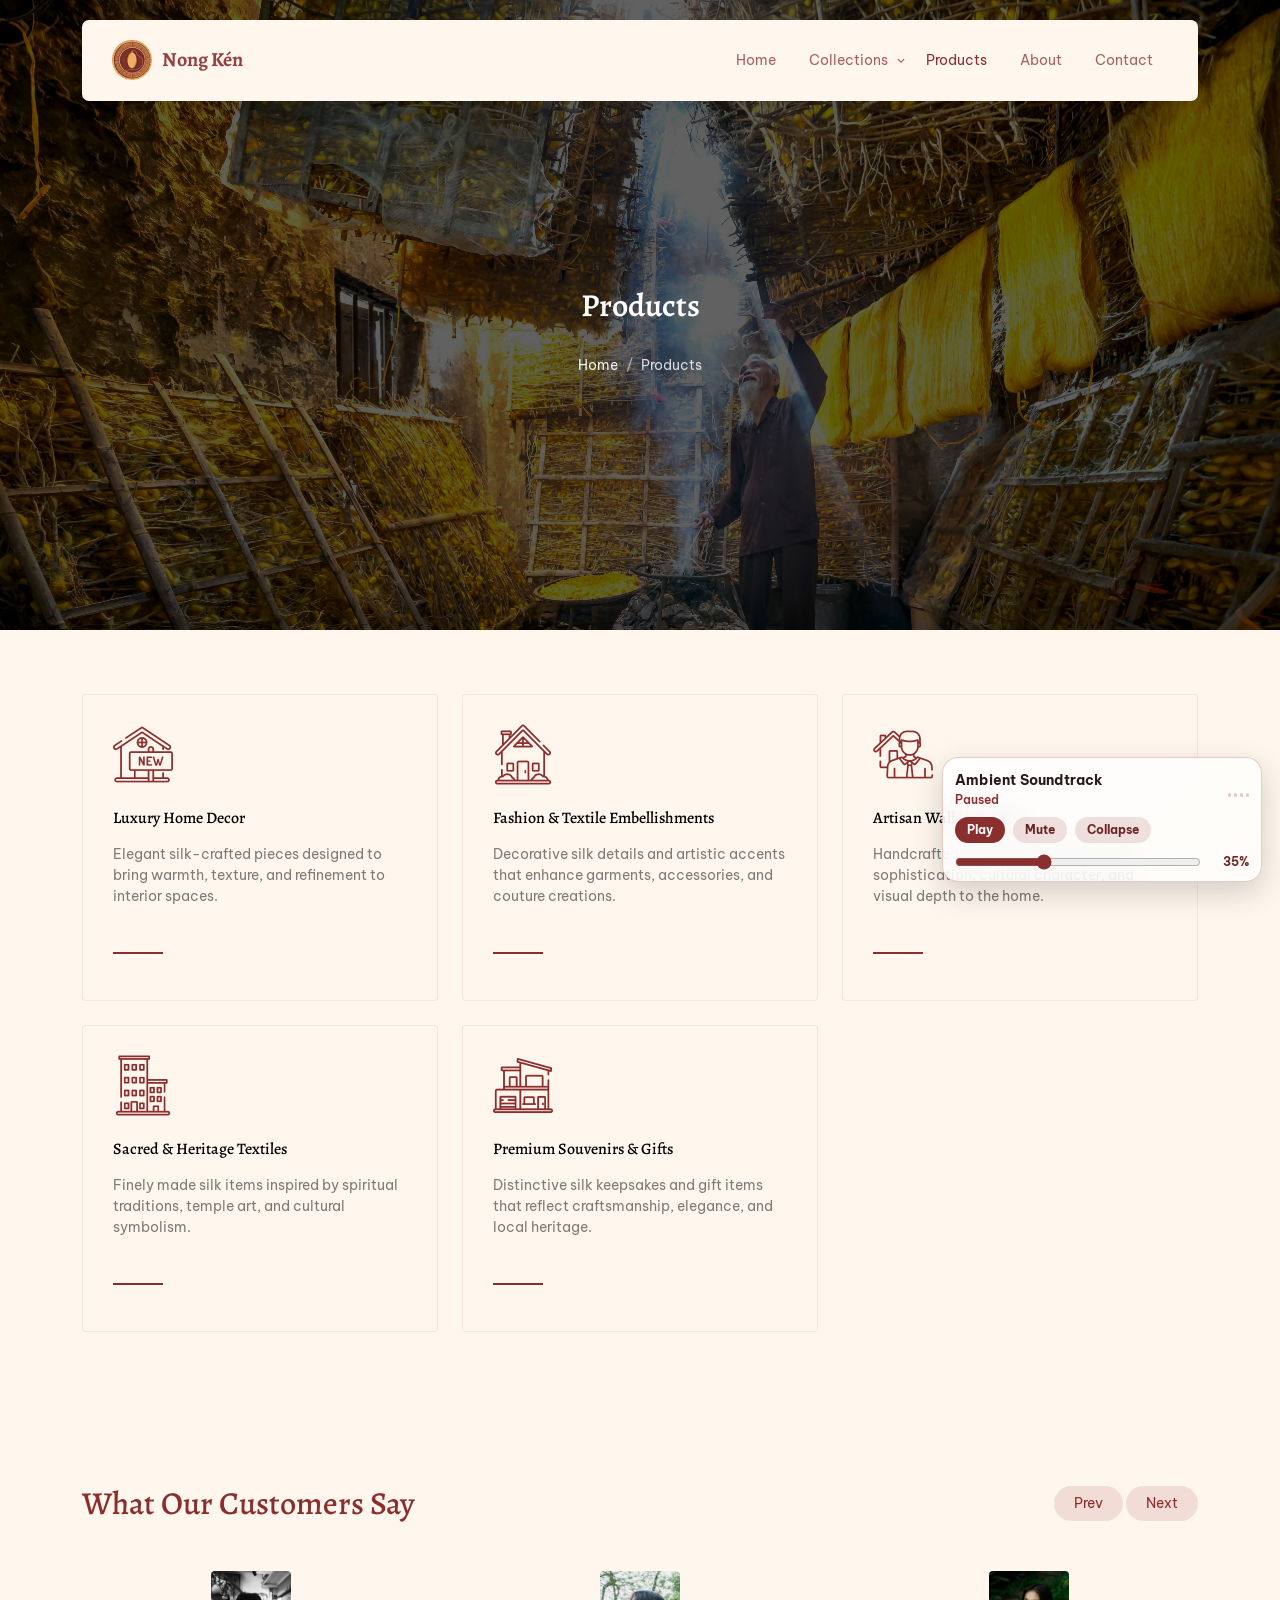
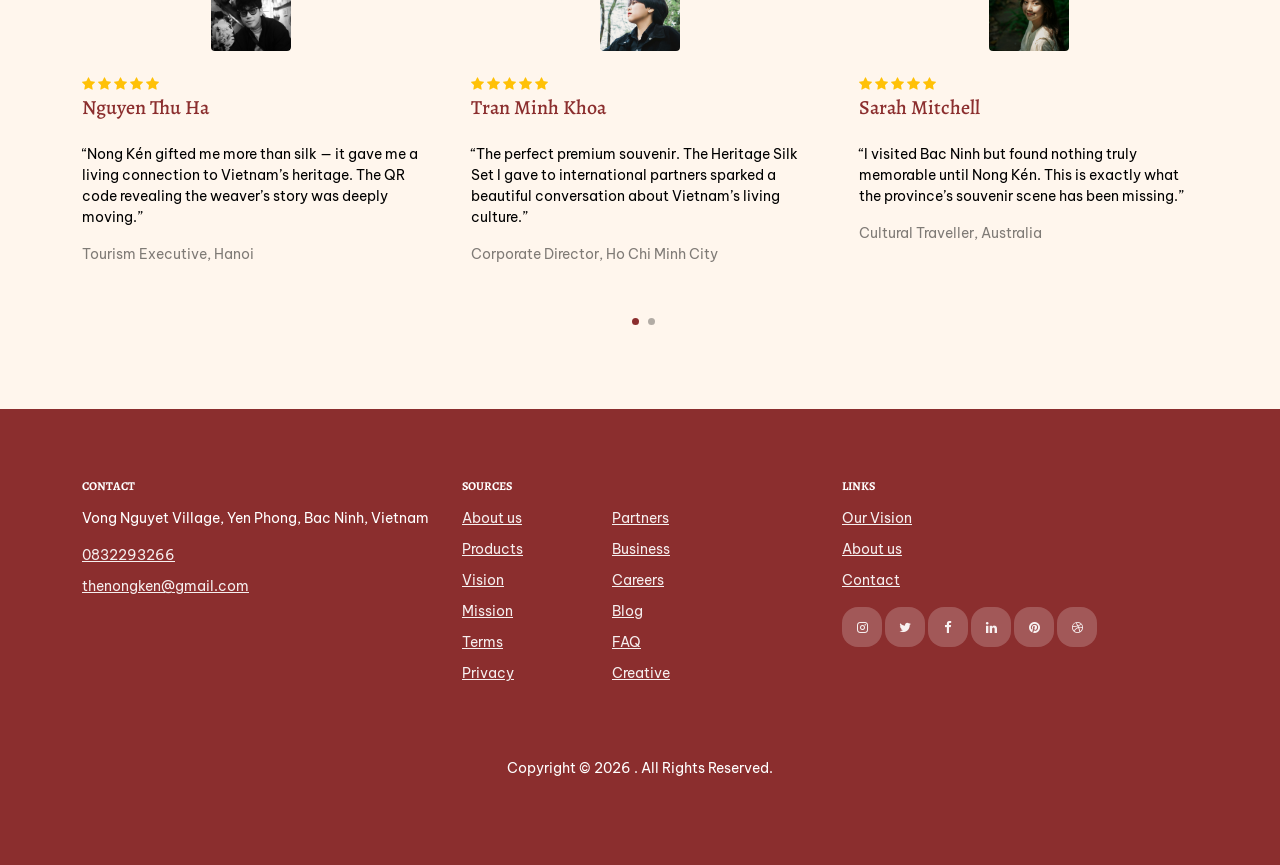
<file: services.html>
﻿<!-- /*
* Template Name: Property
* Template Author: Untree.co
* Template URI: https://untree.co/
* License: https://creativecommons.org/licenses/by/3.0/
*/ -->
<!DOCTYPE html>
<html lang="en">
  <head>
    <meta charset="utf-8" />
    <meta name="viewport" content="width=device-width, initial-scale=1" />
    <meta name="author" content="Untree.co" />
    <link rel="icon" type="image/png" sizes="32x32" href="favicon-32x32.png?v=3" />
    <link rel="icon" type="image/png" sizes="16x16" href="favicon-16x16.png?v=3" />
    <link rel="apple-touch-icon" sizes="180x180" href="apple-touch-icon.png?v=3" />
    <link rel="icon" type="image/png" href="favicon.png?v=3" />

    <meta name="description" content="" />
    <meta name="keywords" content="bootstrap, bootstrap5" />

    <link rel="preconnect" href="https://fonts.googleapis.com" />
    <link rel="preconnect" href="https://fonts.gstatic.com" crossorigin />
    <link
      href="https://fonts.googleapis.com/css2?family=Alegreya:ital,wght@0,400;0,700;1,400&family=Be+Vietnam+Pro:wght@400;500;600;700&display=swap"
      rel="stylesheet"
    />

    <link rel="stylesheet" href="fonts/icomoon/style.css" />
    <link rel="stylesheet" href="fonts/flaticon/font/flaticon.css" />

    <link rel="stylesheet" href="css/tiny-slider.css" />
    <link rel="stylesheet" href="css/aos.css" />
    <link rel="stylesheet" href="css/style.css?v=20260322-2" />

    <title>Our Products &mdash; Nong K&eacute;n</title>
  </head>
  <body>
    <div class="site-mobile-menu site-navbar-target">
      <div class="site-mobile-menu-header">
        <div class="site-mobile-menu-close">
          <span class="icofont-close js-menu-toggle"></span>
        </div>
      </div>
      <div class="site-mobile-menu-body"></div>
    </div>

    <nav class="site-nav">
      <div class="container">
        <div class="menu-bg-wrap">
          <div class="site-navigation">
            <a href="index.html" class="logo m-0 float-start"><img src="images/Logo.png" alt="Nong K&eacute;n logo" class="logo-img"> Nong K&eacute;n</a>

            <ul
              class="js-clone-nav d-none d-lg-inline-block text-start site-menu float-end"
            >
              <li><a href="index.html">Home</a></li>
              <li class="has-children">
                <a href="properties.html">Collections</a>
                <ul class="dropdown">
                  <li><a href="properties.html">Shop Collection</a></li>
                  <li><a href="contact.html">Corporate Orders</a></li>
                  <li class="has-children">
                    <a href="#">Explore</a>
                    <ul class="dropdown">
                      <li><a href="about.html">About Nong K&eacute;n</a></li>
                      <li><a href="services.html">Our Products</a></li>
                      <li><a href="contact.html">Visit &amp; Contact</a></li>
                    </ul>
                  </li>
                </ul>
              </li>
              <li class="active"><a href="services.html">Products</a></li>
              <li><a href="about.html">About</a></li>
              <li><a href="contact.html">Contact</a></li>
            </ul>

            <a
              href="#"
              class="burger light me-auto float-end mt-1 site-menu-toggle js-menu-toggle d-inline-block d-lg-none"
              data-toggle="collapse"
              data-target="#main-navbar"
            >
              <span></span>
            </a>
          </div>
        </div>
      </div>
    </nav>

    <div
      class="hero page-inner overlay"
      style="background-image: url('images/hero_bg_1.jpg')"
    >
      <div class="container">
        <div class="row justify-content-center align-items-center">
          <div class="col-lg-9 text-center mt-5">
            <h1 class="heading" data-aos="fade-up">Products</h1>

            <nav
              aria-label="breadcrumb"
              data-aos="fade-up"
              data-aos-delay="200"
            >
              <ol class="breadcrumb text-center justify-content-center">
                <li class="breadcrumb-item"><a href="index.html">Home</a></li>
                <li
                  class="breadcrumb-item active text-white-50"
                  aria-current="page"
                >
                  Products
                </li>
              </ol>
            </nav>
          </div>
        </div>
      </div>
    </div>

    <div class="section bg-primary">
      <div class="container">
        <div class="row">
          <div class="col-6 col-lg-4" data-aos="fade-up" data-aos-delay="300">
            <div class="box-feature mb-4">
              <span class="flaticon-house mb-4 d-block"></span>
              <h3 class="text-black mb-3 font-weight-bold">Luxury Home Decor</h3>
              <p class="text-black-50">
                Elegant silk-crafted pieces designed to bring warmth, texture, and refinement to interior spaces.
              </p>
              <p><a href="contact.html" class="learn-more">Enquire</a></p>
            </div>
          </div>
          <div class="col-6 col-lg-4" data-aos="fade-up" data-aos-delay="400">
            <div class="box-feature mb-4">
              <span class="flaticon-house-2 mb-4 d-block-3"></span>
              <h3 class="text-black mb-3 font-weight-bold">Fashion &amp; Textile Embellishments</h3>
              <p class="text-black-50">
                Decorative silk details and artistic accents that enhance garments, accessories, and couture creations.
              </p>
              <p><a href="contact.html" class="learn-more">Enquire</a></p>
            </div>
          </div>
          <div class="col-6 col-lg-4" data-aos="fade-up" data-aos-delay="500">
            <div class="box-feature mb-4">
              <span class="flaticon-house-3 mb-4 d-block-1"></span>
              <h3 class="text-black mb-3 font-weight-bold">Artisan Wall Hangings</h3>
              <p class="text-black-50">
                Handcrafted silk wall pieces that add sophistication, cultural character, and visual depth to the home.
              </p>
              <p><a href="contact.html" class="learn-more">Enquire</a></p>
            </div>
          </div>
          <div class="col-6 col-lg-4" data-aos="fade-up" data-aos-delay="600">
            <div class="box-feature mb-4">
              <span class="flaticon-building mb-4 d-block"></span>
              <h3 class="text-black mb-3 font-weight-bold">Sacred &amp; Heritage Textiles</h3>
              <p class="text-black-50">
                Finely made silk items inspired by spiritual traditions, temple art, and cultural symbolism.
              </p>
              <p><a href="contact.html" class="learn-more">Enquire</a></p>
            </div>
          </div>
          <div class="col-6 col-lg-4" data-aos="fade-up" data-aos-delay="300">
            <div class="box-feature mb-4">
              <span class="flaticon-house-1 mb-4 d-block-1"></span>
              <h3 class="text-black mb-3 font-weight-bold">Premium Souvenirs &amp; Gifts</h3>
              <p class="text-black-50">
                Distinctive silk keepsakes and gift items that reflect craftsmanship, elegance, and local heritage.
              </p>
              <p><a href="contact.html" class="learn-more">Enquire</a></p>
            </div>
          </div>
        </div>
      </div>
    </div>

    <div class="section sec-testimonials">
      <div class="container">
        <div class="row mb-5 align-items-center">
          <div class="col-md-6">
            <h2 class="font-weight-bold heading text-primary mb-4 mb-md-0">
              What Our Customers Say
            </h2>
          </div>
          <div class="col-md-6 text-md-end">
            <div id="testimonial-nav">
              <span class="prev" data-controls="prev">Prev</span>

              <span class="next" data-controls="next">Next</span>
            </div>
          </div>
        </div>

        <div class="row">
          <div class="col-lg-4"></div>
        </div>
        <div class="testimonial-slider-wrap">
          <div class="testimonial-slider">
            <div class="item">
              <div class="testimonial">
                <img
                  src="images/customer_1.jpg"
                  alt="Customer testimonial portrait 1"
                  class="person-thumb mb-4"
                />
                <div class="rate">
                  <span class="icon-star text-warning"></span>
                  <span class="icon-star text-warning"></span>
                  <span class="icon-star text-warning"></span>
                  <span class="icon-star text-warning"></span>
                  <span class="icon-star text-warning"></span>
                </div>
                <h3 class="h5 text-primary mb-4">Nguyen Thu Ha</h3>
                <blockquote>
                  <p>
                    &ldquo;Nong K&eacute;n gifted me more than silk &mdash; it gave me a living connection to Vietnam&rsquo;s heritage. The QR code revealing the weaver&rsquo;s story was deeply moving.&rdquo;
                  </p>
                </blockquote>
                <p class="text-black-50">Tourism Executive, Hanoi</p>
              </div>
            </div>

            <div class="item">
              <div class="testimonial">
                <img
                  src="images/customer_2.jpg"
                  alt="Customer testimonial portrait 2"
                  class="person-thumb mb-4"
                />
                <div class="rate">
                  <span class="icon-star text-warning"></span>
                  <span class="icon-star text-warning"></span>
                  <span class="icon-star text-warning"></span>
                  <span class="icon-star text-warning"></span>
                  <span class="icon-star text-warning"></span>
                </div>
                <h3 class="h5 text-primary mb-4">Tran Minh Khoa</h3>
                <blockquote>
                  <p>
                    &ldquo;The perfect premium souvenir. The Heritage Silk Set I gave to international partners sparked a beautiful conversation about Vietnam&rsquo;s living culture.&rdquo;
                  </p>
                </blockquote>
                <p class="text-black-50">Corporate Director, Ho Chi Minh City</p>
              </div>
            </div>

            <div class="item">
              <div class="testimonial">
                <img
                  src="images/customer_3.jpg"
                  alt="Customer testimonial portrait 3"
                  class="person-thumb mb-4"
                />
                <div class="rate">
                  <span class="icon-star text-warning"></span>
                  <span class="icon-star text-warning"></span>
                  <span class="icon-star text-warning"></span>
                  <span class="icon-star text-warning"></span>
                  <span class="icon-star text-warning"></span>
                </div>
                <h3 class="h5 text-primary mb-4">Sarah Mitchell</h3>
                <blockquote>
                  <p>
                    &ldquo;I visited Bac Ninh but found nothing truly memorable until Nong K&eacute;n. This is exactly what the province&rsquo;s souvenir scene has been missing.&rdquo;
                  </p>
                </blockquote>
                <p class="text-black-50">Cultural Traveller, Australia</p>
              </div>
            </div>

            <div class="item">
              <div class="testimonial">
                <img
                  src="images/customer_4.jpg"
                  alt="Customer testimonial portrait 4"
                  class="person-thumb mb-4"
                />
                <div class="rate">
                  <span class="icon-star text-warning"></span>
                  <span class="icon-star text-warning"></span>
                  <span class="icon-star text-warning"></span>
                  <span class="icon-star text-warning"></span>
                  <span class="icon-star text-warning"></span>
                </div>
                <h3 class="h5 text-primary mb-4">Dr. Pham Lan Anh</h3>
                <blockquote>
                  <p>
                    &ldquo;Every detail &mdash; from the weave to the digital tag &mdash; reflects deep pride and care. These are not souvenirs; they are cultural heirlooms.&rdquo;
                  </p>
                </blockquote>
                <p class="text-black-50">Heritage Researcher, Hanoi</p>
              </div>
            </div>
          </div>
        </div>
      </div>
    </div>

    <div class="site-footer">
      <div class="container">
        <div class="row">
          <div class="col-lg-4">
            <div class="widget">
              <h3>Contact</h3>
              <address>Vong Nguyet Village, Yen Phong, Bac Ninh, Vietnam</address>
              <ul class="list-unstyled links">
                <li><a href="tel:0832293266">0832293266</a></li>
                <li>
                  <a href="mailto:thenongken@gmail.com">thenongken@gmail.com</a>
                </li>
              </ul>
            </div>
            <!-- /.widget -->
          </div>
          <!-- /.col-lg-4 -->
          <div class="col-lg-4">
            <div class="widget">
              <h3>Sources</h3>
              <ul class="list-unstyled float-start links">
                <li><a href="#">About us</a></li>
                <li><a href="services.html">Products</a></li>
                <li><a href="#">Vision</a></li>
                <li><a href="#">Mission</a></li>
                <li><a href="#">Terms</a></li>
                <li><a href="#">Privacy</a></li>
              </ul>
              <ul class="list-unstyled float-start links">
                <li><a href="#">Partners</a></li>
                <li><a href="#">Business</a></li>
                <li><a href="#">Careers</a></li>
                <li><a href="#">Blog</a></li>
                <li><a href="#">FAQ</a></li>
                <li><a href="#">Creative</a></li>
              </ul>
            </div>
            <!-- /.widget -->
          </div>
          <!-- /.col-lg-4 -->
          <div class="col-lg-4">
            <div class="widget">
              <h3>Links</h3>
              <ul class="list-unstyled links">
                <li><a href="#">Our Vision</a></li>
                <li><a href="#">About us</a></li>
                <li><a href="contact.html">Contact</a></li>
              </ul>

              <ul class="list-unstyled social">
                <li>
                  <a href="#"><span class="icon-instagram"></span></a>
                </li>
                <li>
                  <a href="#"><span class="icon-twitter"></span></a>
                </li>
                <li>
                  <a href="#"><span class="icon-facebook"></span></a>
                </li>
                <li>
                  <a href="https://www.linkedin.com/in/linh-le-lyn-5775612ba/" target="_blank" rel="noopener"><span class="icon-linkedin"></span></a>
                </li>
                <li>
                  <a href="#"><span class="icon-pinterest"></span></a>
                </li>
                <li>
                  <a href="#"><span class="icon-dribbble"></span></a>
                </li>
              </ul>
            </div>
            <!-- /.widget -->
          </div>
          <!-- /.col-lg-4 -->
        </div>
        <!-- /.row -->

        <div class="row mt-5">
          <div class="col-12 text-center">
            <!-- 
              **==========
              NOTE: 
              Please don't remove this copyright link unless you buy the license here https://untree.co/license/  
              **==========
            -->

            <p>
              Copyright &copy;
              <script>
                document.write(new Date().getFullYear());
              </script>
              . All Rights Reserved.
            </p>
          </div>
        </div>
      </div>
      <!-- /.container -->
    </div>
    <!-- /.site-footer -->

    <!-- Preloader -->
    <div id="overlayer"></div>
    <div class="loader">
      <div class="spinner-border" role="status">
        <span class="visually-hidden">Loading...</span>
      </div>
    </div>

    <script src="js/bootstrap.bundle.min.js"></script>
    <script src="js/tiny-slider.js"></script>
    <script src="js/aos.js"></script>
    <script src="js/navbar.js"></script>
    <script src="js/counter.js"></script>
    <script src="js/custom.js?v=20260322-3"></script>
  </body>
</html>
</file>
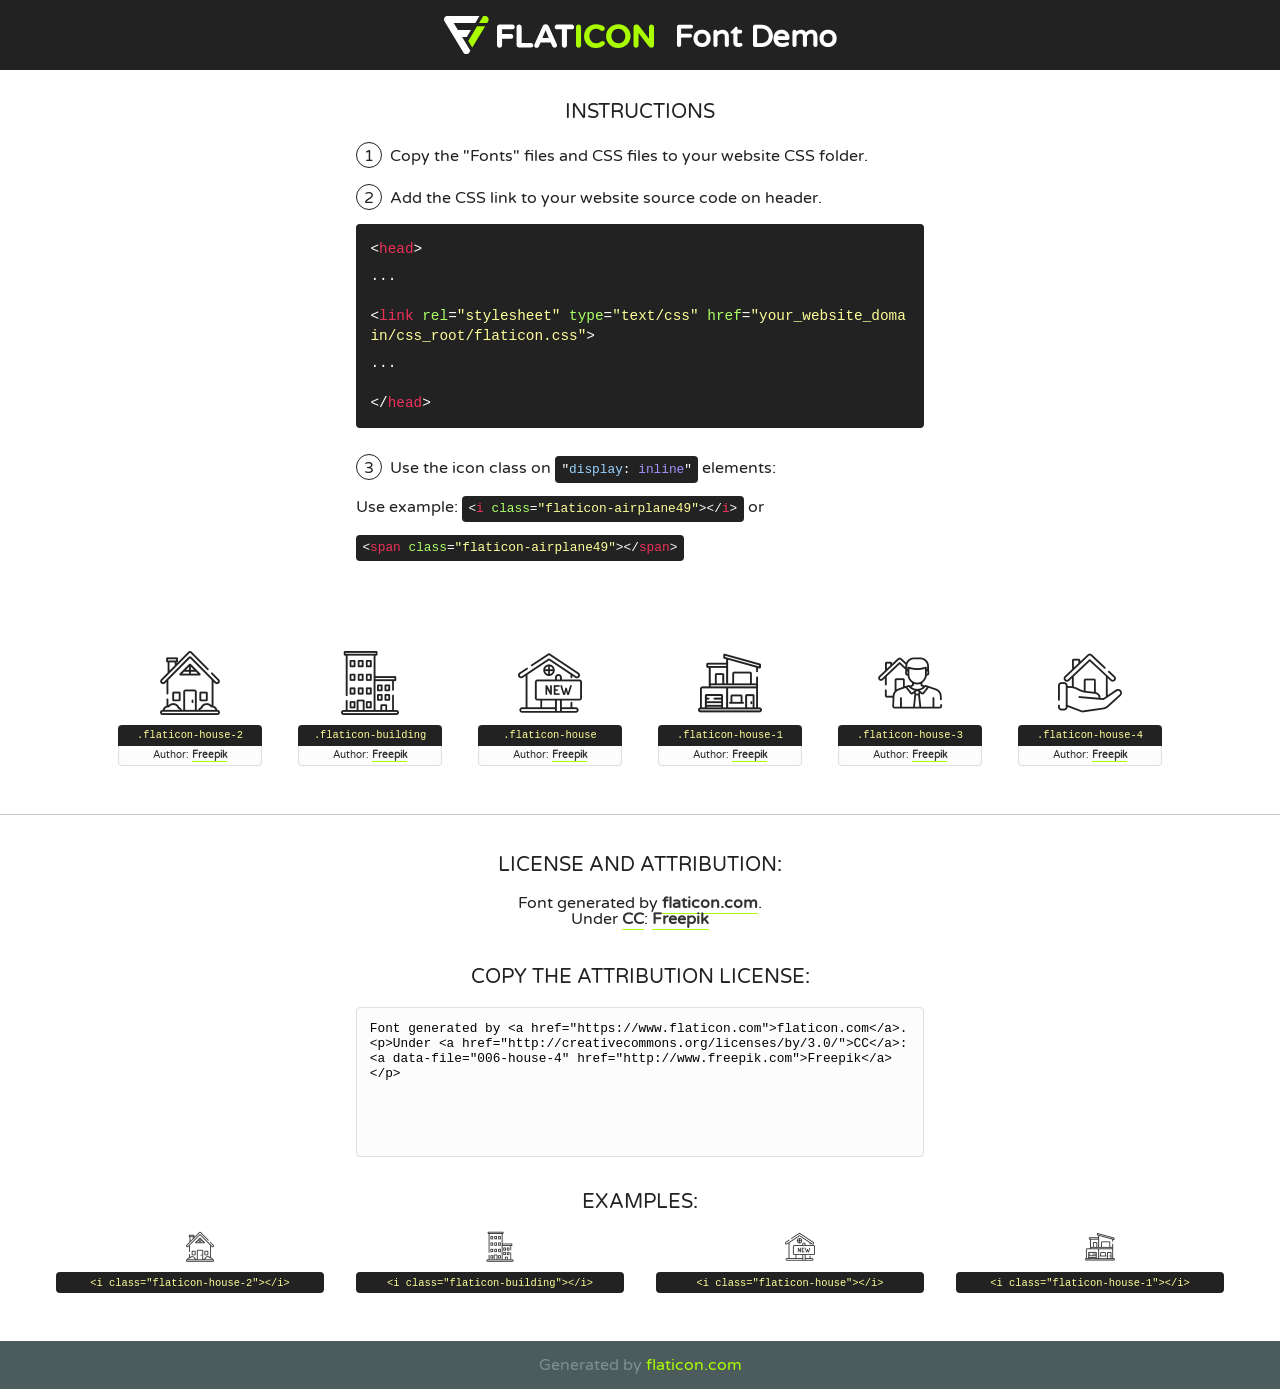
<file: fonts/flaticon/font/flaticon.html>
<!DOCTYPE html>
<!--
  Flaticon icon font: Flaticon
  Creation date: 29/11/2020 06:42
-->
<html>
<!DOCTYPE html>
<html>

<head>
    <title>Flaticon WebFont</title>
    <link href="http://fonts.googleapis.com/css?family=Varela+Round" rel="stylesheet" type="text/css" />
    <link rel="stylesheet" type="text/css" href="flaticon.css">
    <meta charset="UTF-8">
    <style>
    html, body, div, span, applet, object, iframe,
    h1, h2, h3, h4, h5, h6, p, blockquote, pre,
    a, abbr, acronym, address, big, cite, code,
    del, dfn, em, img, ins, kbd, q, s, samp,
    small, strike, strong, sub, sup, tt, var,
    b, u, i, center,
    dl, dt, dd, ol, ul, li,
    fieldset, form, label, legend,
    table, caption, tbody, tfoot, thead, tr, th, td,
    article, aside, canvas, details, embed, 
    figure, figcaption, footer, header, hgroup, 
    menu, nav, output, ruby, section, summary,
    time, mark, audio, video {
        margin: 0;
        padding: 0;
        border: 0;
        font-size: 100%;
        font: inherit;
        vertical-align: baseline;
    }
    /* HTML5 display-role reset for older browsers */
    article, aside, details, figcaption, figure, 
    footer, header, hgroup, menu, nav, section {
        display: block;
    }
    body {
        line-height: 1;
    }
    ol, ul {
        list-style: none;
    }
    blockquote, q {
        quotes: none;
    }
    blockquote:before, blockquote:after,
    q:before, q:after {
        content: '';
        content: none;
    }
    table {
        border-collapse: collapse;
        border-spacing: 0;
    }
    body {
        font-family: 'Varela Round', Helvetica, Arial, sans-serif;
        font-size: 16px;
        color: #222;
    }
    a {
        color: #333;
        border-bottom: 1px solid #a9fd00;
        font-weight: bold;
        text-decoration: none;
    }
    * {
        -moz-box-sizing: border-box;
        -webkit-box-sizing: border-box;
        box-sizing: border-box;
        margin: 0;
        padding: 0;
    }
    [class^="flaticon-"]:before, [class*=" flaticon-"]:before, [class^="flaticon-"]:after, [class*=" flaticon-"]:after {
        font-family: Flaticon;
        font-size: 30px;
        font-style: normal;
        margin-left: 20px;
        color: #333;
    }
    .wrapper {
        max-width: 600px;
        margin: auto;
        padding: 0 1em;
    }
    .title {
        font-size: 1.25em;
        text-align: center;
        margin-bottom: 1em;
        text-transform: uppercase;
    }
    header {
        text-align: center;
        background-color: #222;
        color: #fff;
        padding: 1em;
    }
    header .logo {
        width: 210px;
        height: 38px;
        display: inline-block;
        vertical-align: middle;
        margin-right: 1em;
        border: none;
    }
    header strong {
        font-size: 1.95em;
        font-weight: bold;
        vertical-align: middle;
        margin-top: 5px;
        display: inline-block;
    }
    .demo {
        margin: 2em auto;
        line-height: 1.25em;
    }
    .demo ul li {
        margin-bottom: 1em;
    }
    .demo ul li .num {
        color: #222;
        border-radius: 20px;
        display: inline-block;
        width: 26px;
        padding: 3px;
        height: 26px;
        text-align: center;
        margin-right: 0.5em;
        border: 1px solid #222;
    }
    .demo ul li code {
        background-color: #222;
        border-radius: 4px;
        padding: 0.25em 0.5em;
        display: inline-block;
        color: #fff;
        font-family: Consolas,Monaco,Lucida Console,Liberation Mono,DejaVu Sans Mono,Bitstream Vera Sans Mono,Courier New, monospace;
        font-weight: lighter;
        margin-top: 1em;
        font-size: 0.8em;
        word-break: break-all;
    }
    .demo ul li code.big {
        padding: 1em;
        font-size: 0.9em;
    }
    .demo ul li code .red {
        color: #EF3159;
    }
    .demo ul li code .green {
        color: #ACFF65;
    }
    .demo ul li code .yellow {
        color: #FFFF99;
    }
    .demo ul li code .blue {
        color: #99D3FF;
    }
    .demo ul li code .purple {
        color: #A295FF;
    }
    .demo ul li code .dots {
        margin-top: 0.5em;
        display: block;
    }
    #glyphs {
        border-bottom: 1px solid #ccc;
        padding: 2em 0;
        text-align: center;
    }
    .glyph {
        display: inline-block;
        width: 9em;
        margin: 1em;
        text-align: center;
        vertical-align: top;
        background: #FFF;
    }
    .glyph .glyph-icon {
        padding: 10px;
        display: block;
        font-family:"Flaticon";
        font-size: 64px;
        line-height: 1;
    }
    .glyph .glyph-icon:before {
        font-size: 64px;
        color: #222;
        margin-left: 0;
    }
    .class-name {
        font-size: 0.65em;
        background-color: #222;
        color: #fff;
        border-radius: 4px 4px 0 0;
        padding: 0.5em;
        color: #FFFF99;
        font-family: Consolas,Monaco,Lucida Console,Liberation Mono,DejaVu Sans Mono,Bitstream Vera Sans Mono,Courier New, monospace;
    }
    .author-name {
        font-size: 0.6em;
        background-color: #fcfcfd;
        border: 1px solid #DEDEE4;
        border-top: 0;
        border-radius: 0 0 4px 4px;
        padding: 0.5em;
    }
    .class-name:last-child {
        font-size: 10px;
        color:#888;
    }
    .class-name:last-child a {
        font-size: 10px;
        color:#555;
    }
    .class-name:last-child a:hover {
        color:#a9fd00;
    }
    .glyph > input {
        display: block;
        width: 100px;
        margin: 5px auto;
        text-align: center;
        font-size: 12px;
        cursor: text;
    }
    .glyph > input.icon-input {
        font-family:"Flaticon";
        font-size: 16px;
        margin-bottom: 10px;
    }
    .attribution .title {
        margin-top: 2em;
    }
    .attribution textarea {
        background-color: #fcfcfd;
        padding: 1em;
        border: none;
        box-shadow: none;
        border: 1px solid #DEDEE4;
        border-radius: 4px;
        resize: none;
        width: 100%;
        height: 150px;
        font-size: 0.8em;
        font-family: Consolas,Monaco,Lucida Console,Liberation Mono,DejaVu Sans Mono,Bitstream Vera Sans Mono,Courier New, monospace;
        -webkit-appearance: none;
    }
    .iconsuse {
        margin: 2em auto;
        text-align: center;
        max-width: 1200px;
    }
    .iconsuse:after {
        content: '';
        display: table;
        clear: both;
    }
    .iconsuse .image {
        float: left;
        width: 25%;
        padding: 0 1em;
    }
    .iconsuse .image p {
        margin-bottom: 1em;
    }
    .iconsuse .image span {
        display: block;
        font-size: 0.65em;
        background-color: #222;
        color: #fff;
        border-radius: 4px;
        padding: 0.5em;
        color: #FFFF99;
        margin-top: 1em;
        font-family: Consolas,Monaco,Lucida Console,Liberation Mono,DejaVu Sans Mono,Bitstream Vera Sans Mono,Courier New, monospace;
    }
    #footer {
        text-align: center;
        background-color: #4C5B5C;
        color: #7c9192;
        padding: 1em;
    }
    #footer a {
        border: none;
        color: #a9fd00;
        font-weight: normal;
    }
    @media (max-width: 960px) {
        .iconsuse .image {
            width: 50%;
        }
    }
    @media (max-width: 560px) {
        .iconsuse .image {
            width: 100%;
        }
    }
    </style>
</head>

<body class="characters-off">

    <header>
        <a href="https://www.flaticon.com" target="_blank" class="logo">
            <svg version="1.1" xmlns="http://www.w3.org/2000/svg" xmlns:xlink="http://www.w3.org/1999/xlink" xmlns:a="http://ns.adobe.com/AdobeSVGViewerExtensions/3.0/" viewBox="0 0 560.875 102.036" enable-background="new 0 0 560.875 102.036" xml:space="preserve">
                <defs>
                </defs>
                <g>
                    <g class="letters">
                        <path fill="#ffffff" d="M141.596,29.675c0-3.777,2.985-6.767,6.764-6.767h34.438c3.426,0,6.15,2.728,6.15,6.15
                        c0,3.43-2.724,6.149-6.15,6.149h-27.674v13.091h23.719c3.429,0,6.151,2.724,6.151,6.15c0,3.43-2.723,6.149-6.151,6.149h-23.719
                        v17.574c0,3.773-2.986,6.761-6.764,6.761c-3.779,0-6.764-2.989-6.764-6.761V29.675z"></path>
                        <path fill="#ffffff" d="M193.844,29.149c0-3.781,2.985-6.767,6.764-6.767c3.776,0,6.763,2.985,6.763,6.767v42.957h25.039
                        c3.426,0,6.149,2.726,6.149,6.153c0,3.425-2.723,6.15-6.149,6.15h-31.802c-3.779,0-6.764-2.986-6.764-6.768V29.149z"></path>
                        <path fill="#ffffff" d="M241.891,75.71l21.438-48.407c1.492-3.341,4.215-5.357,7.906-5.357h0.792
                        c3.686,0,6.323,2.017,7.815,5.357l21.439,48.407c0.436,0.967,0.701,1.845,0.701,2.723c0,3.602-2.809,6.501-6.414,6.501
                        c-3.161,0-5.269-1.845-6.499-4.655l-4.132-9.661h-27.059l-4.301,10.102c-1.144,2.631-3.426,4.214-6.237,4.214
                        c-3.517,0-6.24-2.81-6.24-6.325C241.1,77.64,241.451,76.677,241.891,75.71z M279.932,58.666l-8.521-20.297l-8.526,20.297H279.932
                        z"></path>
                        <path fill="#ffffff" d="M314.864,35.387H301.86c-3.429,0-6.239-2.813-6.239-6.238c0-3.429,2.811-6.24,6.239-6.24h39.533
                        c3.426,0,6.237,2.811,6.237,6.24c0,3.425-2.811,6.238-6.237,6.238h-13.001v42.785c0,3.773-2.99,6.761-6.764,6.761
                        c-3.779,0-6.764-2.989-6.764-6.761V35.387z"></path>
                        <path fill="#A9FD00" d="M352.615,29.149c0-3.781,2.985-6.767,6.767-6.767c3.774,0,6.761,2.985,6.761,6.767v49.024
                        c0,3.773-2.987,6.761-6.761,6.761c-3.781,0-6.767-2.989-6.767-6.761V29.149z"></path>
                        <path fill="#A9FD00" d="M374.132,53.836v-0.179c0-17.481,13.178-31.801,32.065-31.801c9.22,0,15.459,2.458,20.557,6.238
                        c1.402,1.054,2.637,2.985,2.637,5.357c0,3.692-2.985,6.59-6.681,6.59c-1.845,0-3.071-0.702-4.044-1.319
                        c-3.776-2.813-7.729-4.393-12.562-4.393c-10.364,0-17.831,8.611-17.831,19.154v0.173c0,10.542,7.291,19.329,17.831,19.329
                        c5.715,0,9.492-1.756,13.359-4.834c1.049-0.874,2.458-1.491,4.039-1.491c3.429,0,6.325,2.813,6.325,6.236
                        c0,2.106-1.056,3.78-2.282,4.834c-5.539,4.834-12.036,7.733-21.878,7.733C387.572,85.464,374.132,71.493,374.132,53.836z"></path>
                        <path fill="#A9FD00" d="M433.009,53.836v-0.179c0-17.481,13.79-31.801,32.766-31.801c18.981,0,32.592,14.143,32.592,31.628v0.173
                        c0,17.483-13.785,31.807-32.769,31.807C446.625,85.464,433.009,71.32,433.009,53.836z M484.224,53.836v-0.179
                        c0-10.539-7.725-19.326-18.626-19.326c-10.893,0-18.449,8.611-18.449,19.154v0.173c0,10.542,7.73,19.329,18.626,19.329
                        C476.676,72.986,484.224,64.378,484.224,53.836z"></path>
                        <path fill="#A9FD00" d="M506.233,29.321c0-3.774,2.99-6.763,6.767-6.763h1.401c3.252,0,5.183,1.583,7.029,3.953l26.093,34.265
                        V29.059c0-3.692,2.99-6.677,6.681-6.677c3.683,0,6.671,2.985,6.671,6.677v48.934c0,3.78-2.987,6.765-6.764,6.765h-0.436
                        c-3.257,0-5.188-1.581-7.034-3.953l-27.056-35.492v32.944c0,3.687-2.985,6.676-6.678,6.676c-3.683,0-6.673-2.989-6.673-6.676
                        V29.321z"></path>
                    </g>
                    <g class="insignia">
                        <path fill="#ffffff" d="M48.372,56.137h12.517l11.156-18.537H37.186L25.688,18.539h57.825L94.668,0H9.271
                        C5.925,0,2.842,1.801,1.198,4.716c-1.644,2.907-1.593,6.482,0.134,9.343l50.38,83.501c1.678,2.781,4.689,4.476,7.938,4.476
                        c3.246,0,6.257-1.695,7.935-4.476l2.898-4.804L48.372,56.137z"></path>
                        <g class="i">
                            <path fill="#A9FD00" d="M93.575,18.539h0.031v0.004l21.652,0.004l2.705-4.488c1.727-2.861,1.778-6.436,0.133-9.343
                            C116.454,1.801,113.371,0,110.026,0h-5.294L93.575,18.539z"></path>
                            <polygon fill="#A9FD00" points="88.291,27.356 64.725,66.486 75.519,84.404 109.942,27.356"></polygon>
                        </g>
                    </g>
                </g>
            </svg>
        </a>
        <strong>Font Demo</strong>
    </header>


    <section class="demo wrapper">

        <p class="title">Instructions</p>

        <ul>
            <li>
                <span class="num">1</span>Copy the "Fonts" files and CSS files to your website CSS folder.
            </li>
            <li>
                <span class="num">2</span>Add the CSS link to your website source code on header.
                <code class="big">
                    &lt;<span class="red">head</span>&gt;
                    <br/><span class="dots">...</span>
                    <br/>&lt;<span class="red">link</span> <span class="green">rel</span>=<span class="yellow">"stylesheet"</span> <span class="green">type</span>=<span class="yellow">"text/css"</span> <span class="green">href</span>=<span class="yellow">"your_website_domain/css_root/flaticon.css"</span>&gt;
                    <br/><span class="dots">...</span>
                    <br/>&lt;/<span class="red">head</span>&gt;
                </code>
            </li>

            <li>
                <p>
                    <span class="num">3</span>Use the icon class on <code>"<span class="blue">display</span>:<span class="purple"> inline</span>"</code> elements:
                    <br />
                    Use example: <code>&lt;<span class="red">i</span> <span class="green">class</span>=<span class="yellow">&quot;flaticon-airplane49&quot;</span>&gt;&lt;/<span class="red">i</span>&gt;</code> or <code>&lt;<span class="red">span</span> <span class="green">class</span>=<span class="yellow">&quot;flaticon-airplane49&quot;</span>&gt;&lt;/<span class="red">span</span>&gt;</code>
            </li>
        </ul>

    </section>




   <section id="glyphs">          
    
      
        <div class="glyph"><div class="glyph-icon flaticon-house-2"></div>
            <div class="class-name">.flaticon-house-2</div>
            <div class="author-name">Author: <a data-file="001-house-2" href="http://www.freepik.com">Freepik</a> </div> 
        </div>        
        
        <div class="glyph"><div class="glyph-icon flaticon-building"></div>
            <div class="class-name">.flaticon-building</div>
            <div class="author-name">Author: <a data-file="002-building" href="http://www.freepik.com">Freepik</a> </div> 
        </div>        
        
        <div class="glyph"><div class="glyph-icon flaticon-house"></div>
            <div class="class-name">.flaticon-house</div>
            <div class="author-name">Author: <a data-file="003-house" href="http://www.freepik.com">Freepik</a> </div> 
        </div>        
        
        <div class="glyph"><div class="glyph-icon flaticon-house-1"></div>
            <div class="class-name">.flaticon-house-1</div>
            <div class="author-name">Author: <a data-file="004-house-1" href="http://www.freepik.com">Freepik</a> </div> 
        </div>        
        
        <div class="glyph"><div class="glyph-icon flaticon-house-3"></div>
            <div class="class-name">.flaticon-house-3</div>
            <div class="author-name">Author: <a data-file="005-house-3" href="http://www.freepik.com">Freepik</a> </div> 
        </div>        
        
        <div class="glyph"><div class="glyph-icon flaticon-house-4"></div>
            <div class="class-name">.flaticon-house-4</div>
            <div class="author-name">Author: <a data-file="006-house-4" href="http://www.freepik.com">Freepik</a> </div> 
        </div>        
        

    </section>



    <section class="attribution wrapper"   style="text-align:center;">

      <div class="title">License and attribution:</div><div class="attrDiv">Font generated by <a href="https://www.flaticon.com">flaticon.com</a>. <div><p>Under <a href="http://creativecommons.org/licenses/by/3.0/">CC</a>: <a data-file="006-house-4" href="http://www.freepik.com">Freepik</a></p>  </div>
      </div>
      <div class="title">Copy the Attribution License:</div>

    <textarea onclick="this.focus();this.select();">Font generated by &lt;a href=&quot;https://www.flaticon.com&quot;&gt;flaticon.com&lt;/a&gt;. <p>Under <a href="http://creativecommons.org/licenses/by/3.0/">CC</a>: <a data-file="006-house-4" href="http://www.freepik.com">Freepik</a></p>  
     </textarea>

    </section>

    <section class="iconsuse">

          <div class="title">Examples:</div>            
             
            <div class="image">
                <p>
                    <i class="glyph-icon flaticon-house-2"></i> 
                    <span>&lt;i class=&quot;flaticon-house-2&quot;&gt;&lt;/i&gt;</span>
                </p>
            </div>
            
            <div class="image">
                <p>
                    <i class="glyph-icon flaticon-building"></i> 
                    <span>&lt;i class=&quot;flaticon-building&quot;&gt;&lt;/i&gt;</span>
                </p>
            </div>
            
            <div class="image">
                <p>
                    <i class="glyph-icon flaticon-house"></i> 
                    <span>&lt;i class=&quot;flaticon-house&quot;&gt;&lt;/i&gt;</span>
                </p>
            </div>
            
            <div class="image">
                <p>
                    <i class="glyph-icon flaticon-house-1"></i> 
                    <span>&lt;i class=&quot;flaticon-house-1&quot;&gt;&lt;/i&gt;</span>
                </p>
            </div>
                       
        </div>
                            
    </section>

<div id="footer">
    <div>Generated by <a href="https://www.flaticon.com">flaticon.com</a>
    </div>
</div>



</body>
</html>
</file>
<file: fonts/icomoon/style.css>
@font-face {
  font-family: 'icomoon';
  src:  url('fonts/icomoon.eot?10si43');
  src:  url('fonts/icomoon.eot?10si43#iefix') format('embedded-opentype'),
    url('fonts/icomoon.ttf?10si43') format('truetype'),
    url('fonts/icomoon.woff?10si43') format('woff'),
    url('fonts/icomoon.svg?10si43#icomoon') format('svg');
  font-weight: normal;
  font-style: normal;
}

[class^="icon-"], [class*=" icon-"] {
  /* use !important to prevent issues with browser extensions that change fonts */
  font-family: 'icomoon' !important;
  speak: none;
  font-style: normal;
  font-weight: normal;
  font-variant: normal;
  text-transform: none;
  line-height: 1;

  /* Better Font Rendering =========== */
  -webkit-font-smoothing: antialiased;
  -moz-osx-font-smoothing: grayscale;
}

.icon-asterisk:before {
  content: "\f069";
}
.icon-plus:before {
  content: "\f067";
}
.icon-question:before {
  content: "\f128";
}
.icon-minus:before {
  content: "\f068";
}
.icon-glass:before {
  content: "\f000";
}
.icon-music:before {
  content: "\f001";
}
.icon-search:before {
  content: "\f002";
}
.icon-envelope-o:before {
  content: "\f003";
}
.icon-heart:before {
  content: "\f004";
}
.icon-star:before {
  content: "\f005";
}
.icon-star-o:before {
  content: "\f006";
}
.icon-user:before {
  content: "\f007";
}
.icon-film:before {
  content: "\f008";
}
.icon-th-large:before {
  content: "\f009";
}
.icon-th:before {
  content: "\f00a";
}
.icon-th-list:before {
  content: "\f00b";
}
.icon-check:before {
  content: "\f00c";
}
.icon-close:before {
  content: "\f00d";
}
.icon-remove:before {
  content: "\f00d";
}
.icon-times:before {
  content: "\f00d";
}
.icon-search-plus:before {
  content: "\f00e";
}
.icon-search-minus:before {
  content: "\f010";
}
.icon-power-off:before {
  content: "\f011";
}
.icon-signal:before {
  content: "\f012";
}
.icon-cog:before {
  content: "\f013";
}
.icon-gear:before {
  content: "\f013";
}
.icon-trash-o:before {
  content: "\f014";
}
.icon-home:before {
  content: "\f015";
}
.icon-file-o:before {
  content: "\f016";
}
.icon-clock-o:before {
  content: "\f017";
}
.icon-road:before {
  content: "\f018";
}
.icon-download:before {
  content: "\f019";
}
.icon-arrow-circle-o-down:before {
  content: "\f01a";
}
.icon-arrow-circle-o-up:before {
  content: "\f01b";
}
.icon-inbox:before {
  content: "\f01c";
}
.icon-play-circle-o:before {
  content: "\f01d";
}
.icon-repeat:before {
  content: "\f01e";
}
.icon-rotate-right:before {
  content: "\f01e";
}
.icon-refresh:before {
  content: "\f021";
}
.icon-list-alt:before {
  content: "\f022";
}
.icon-lock:before {
  content: "\f023";
}
.icon-flag:before {
  content: "\f024";
}
.icon-headphones:before {
  content: "\f025";
}
.icon-volume-off:before {
  content: "\f026";
}
.icon-volume-down:before {
  content: "\f027";
}
.icon-volume-up:before {
  content: "\f028";
}
.icon-qrcode:before {
  content: "\f029";
}
.icon-barcode:before {
  content: "\f02a";
}
.icon-tag:before {
  content: "\f02b";
}
.icon-tags:before {
  content: "\f02c";
}
.icon-book:before {
  content: "\f02d";
}
.icon-bookmark:before {
  content: "\f02e";
}
.icon-print:before {
  content: "\f02f";
}
.icon-camera:before {
  content: "\f030";
}
.icon-font:before {
  content: "\f031";
}
.icon-bold:before {
  content: "\f032";
}
.icon-italic:before {
  content: "\f033";
}
.icon-text-height:before {
  content: "\f034";
}
.icon-text-width:before {
  content: "\f035";
}
.icon-align-left:before {
  content: "\f036";
}
.icon-align-center:before {
  content: "\f037";
}
.icon-align-right:before {
  content: "\f038";
}
.icon-align-justify:before {
  content: "\f039";
}
.icon-list:before {
  content: "\f03a";
}
.icon-dedent:before {
  content: "\f03b";
}
.icon-outdent:before {
  content: "\f03b";
}
.icon-indent:before {
  content: "\f03c";
}
.icon-video-camera:before {
  content: "\f03d";
}
.icon-image:before {
  content: "\f03e";
}
.icon-photo:before {
  content: "\f03e";
}
.icon-picture-o:before {
  content: "\f03e";
}
.icon-pencil:before {
  content: "\f040";
}
.icon-map-marker:before {
  content: "\f041";
}
.icon-adjust:before {
  content: "\f042";
}
.icon-tint:before {
  content: "\f043";
}
.icon-edit:before {
  content: "\f044";
}
.icon-pencil-square-o:before {
  content: "\f044";
}
.icon-share-square-o:before {
  content: "\f045";
}
.icon-check-square-o:before {
  content: "\f046";
}
.icon-arrows:before {
  content: "\f047";
}
.icon-step-backward:before {
  content: "\f048";
}
.icon-fast-backward:before {
  content: "\f049";
}
.icon-backward:before {
  content: "\f04a";
}
.icon-play:before {
  content: "\f04b";
}
.icon-pause:before {
  content: "\f04c";
}
.icon-stop:before {
  content: "\f04d";
}
.icon-forward:before {
  content: "\f04e";
}
.icon-fast-forward:before {
  content: "\f050";
}
.icon-step-forward:before {
  content: "\f051";
}
.icon-eject:before {
  content: "\f052";
}
.icon-chevron-left:before {
  content: "\f053";
}
.icon-chevron-right:before {
  content: "\f054";
}
.icon-plus-circle:before {
  content: "\f055";
}
.icon-minus-circle:before {
  content: "\f056";
}
.icon-times-circle:before {
  content: "\f057";
}
.icon-check-circle:before {
  content: "\f058";
}
.icon-question-circle:before {
  content: "\f059";
}
.icon-info-circle:before {
  content: "\f05a";
}
.icon-crosshairs:before {
  content: "\f05b";
}
.icon-times-circle-o:before {
  content: "\f05c";
}
.icon-check-circle-o:before {
  content: "\f05d";
}
.icon-ban:before {
  content: "\f05e";
}
.icon-arrow-left:before {
  content: "\f060";
}
.icon-arrow-right:before {
  content: "\f061";
}
.icon-arrow-up:before {
  content: "\f062";
}
.icon-arrow-down:before {
  content: "\f063";
}
.icon-mail-forward:before {
  content: "\f064";
}
.icon-share:before {
  content: "\f064";
}
.icon-expand:before {
  content: "\f065";
}
.icon-compress:before {
  content: "\f066";
}
.icon-exclamation-circle:before {
  content: "\f06a";
}
.icon-gift:before {
  content: "\f06b";
}
.icon-leaf:before {
  content: "\f06c";
}
.icon-fire:before {
  content: "\f06d";
}
.icon-eye:before {
  content: "\f06e";
}
.icon-eye-slash:before {
  content: "\f070";
}
.icon-exclamation-triangle:before {
  content: "\f071";
}
.icon-warning:before {
  content: "\f071";
}
.icon-plane:before {
  content: "\f072";
}
.icon-calendar:before {
  content: "\f073";
}
.icon-random:before {
  content: "\f074";
}
.icon-comment:before {
  content: "\f075";
}
.icon-magnet:before {
  content: "\f076";
}
.icon-chevron-up:before {
  content: "\f077";
}
.icon-chevron-down:before {
  content: "\f078";
}
.icon-retweet:before {
  content: "\f079";
}
.icon-shopping-cart:before {
  content: "\f07a";
}
.icon-folder:before {
  content: "\f07b";
}
.icon-folder-open:before {
  content: "\f07c";
}
.icon-arrows-v:before {
  content: "\f07d";
}
.icon-arrows-h:before {
  content: "\f07e";
}
.icon-bar-chart:before {
  content: "\f080";
}
.icon-bar-chart-o:before {
  content: "\f080";
}
.icon-twitter-square:before {
  content: "\f081";
}
.icon-facebook-square:before {
  content: "\f082";
}
.icon-camera-retro:before {
  content: "\f083";
}
.icon-key:before {
  content: "\f084";
}
.icon-cogs:before {
  content: "\f085";
}
.icon-gears:before {
  content: "\f085";
}
.icon-comments:before {
  content: "\f086";
}
.icon-thumbs-o-up:before {
  content: "\f087";
}
.icon-thumbs-o-down:before {
  content: "\f088";
}
.icon-star-half:before {
  content: "\f089";
}
.icon-heart-o:before {
  content: "\f08a";
}
.icon-sign-out:before {
  content: "\f08b";
}
.icon-linkedin-square:before {
  content: "\f08c";
}
.icon-thumb-tack:before {
  content: "\f08d";
}
.icon-external-link:before {
  content: "\f08e";
}
.icon-sign-in:before {
  content: "\f090";
}
.icon-trophy:before {
  content: "\f091";
}
.icon-github-square:before {
  content: "\f092";
}
.icon-upload:before {
  content: "\f093";
}
.icon-lemon-o:before {
  content: "\f094";
}
.icon-phone:before {
  content: "\f095";
}
.icon-square-o:before {
  content: "\f096";
}
.icon-bookmark-o:before {
  content: "\f097";
}
.icon-phone-square:before {
  content: "\f098";
}
.icon-twitter:before {
  content: "\f099";
}
.icon-facebook:before {
  content: "\f09a";
}
.icon-facebook-f:before {
  content: "\f09a";
}
.icon-github:before {
  content: "\f09b";
}
.icon-unlock:before {
  content: "\f09c";
}
.icon-credit-card:before {
  content: "\f09d";
}
.icon-feed:before {
  content: "\f09e";
}
.icon-rss:before {
  content: "\f09e";
}
.icon-hdd-o:before {
  content: "\f0a0";
}
.icon-bullhorn:before {
  content: "\f0a1";
}
.icon-bell-o:before {
  content: "\f0a2";
}
.icon-certificate:before {
  content: "\f0a3";
}
.icon-hand-o-right:before {
  content: "\f0a4";
}
.icon-hand-o-left:before {
  content: "\f0a5";
}
.icon-hand-o-up:before {
  content: "\f0a6";
}
.icon-hand-o-down:before {
  content: "\f0a7";
}
.icon-arrow-circle-left:before {
  content: "\f0a8";
}
.icon-arrow-circle-right:before {
  content: "\f0a9";
}
.icon-arrow-circle-up:before {
  content: "\f0aa";
}
.icon-arrow-circle-down:before {
  content: "\f0ab";
}
.icon-globe:before {
  content: "\f0ac";
}
.icon-wrench:before {
  content: "\f0ad";
}
.icon-tasks:before {
  content: "\f0ae";
}
.icon-filter:before {
  content: "\f0b0";
}
.icon-briefcase:before {
  content: "\f0b1";
}
.icon-arrows-alt:before {
  content: "\f0b2";
}
.icon-group:before {
  content: "\f0c0";
}
.icon-users:before {
  content: "\f0c0";
}
.icon-chain:before {
  content: "\f0c1";
}
.icon-link:before {
  content: "\f0c1";
}
.icon-cloud:before {
  content: "\f0c2";
}
.icon-flask:before {
  content: "\f0c3";
}
.icon-cut:before {
  content: "\f0c4";
}
.icon-scissors:before {
  content: "\f0c4";
}
.icon-copy:before {
  content: "\f0c5";
}
.icon-files-o:before {
  content: "\f0c5";
}
.icon-paperclip:before {
  content: "\f0c6";
}
.icon-floppy-o:before {
  content: "\f0c7";
}
.icon-save:before {
  content: "\f0c7";
}
.icon-square:before {
  content: "\f0c8";
}
.icon-bars:before {
  content: "\f0c9";
}
.icon-navicon:before {
  content: "\f0c9";
}
.icon-reorder:before {
  content: "\f0c9";
}
.icon-list-ul:before {
  content: "\f0ca";
}
.icon-list-ol:before {
  content: "\f0cb";
}
.icon-strikethrough:before {
  content: "\f0cc";
}
.icon-underline:before {
  content: "\f0cd";
}
.icon-table:before {
  content: "\f0ce";
}
.icon-magic:before {
  content: "\f0d0";
}
.icon-truck:before {
  content: "\f0d1";
}
.icon-pinterest:before {
  content: "\f0d2";
}
.icon-pinterest-square:before {
  content: "\f0d3";
}
.icon-google-plus-square:before {
  content: "\f0d4";
}
.icon-google-plus:before {
  content: "\f0d5";
}
.icon-money:before {
  content: "\f0d6";
}
.icon-caret-down:before {
  content: "\f0d7";
}
.icon-caret-up:before {
  content: "\f0d8";
}
.icon-caret-left:before {
  content: "\f0d9";
}
.icon-caret-right:before {
  content: "\f0da";
}
.icon-columns:before {
  content: "\f0db";
}
.icon-sort:before {
  content: "\f0dc";
}
.icon-unsorted:before {
  content: "\f0dc";
}
.icon-sort-desc:before {
  content: "\f0dd";
}
.icon-sort-down:before {
  content: "\f0dd";
}
.icon-sort-asc:before {
  content: "\f0de";
}
.icon-sort-up:before {
  content: "\f0de";
}
.icon-envelope:before {
  content: "\f0e0";
}
.icon-linkedin:before {
  content: "\f0e1";
}
.icon-rotate-left:before {
  content: "\f0e2";
}
.icon-undo:before {
  content: "\f0e2";
}
.icon-gavel:before {
  content: "\f0e3";
}
.icon-legal:before {
  content: "\f0e3";
}
.icon-dashboard:before {
  content: "\f0e4";
}
.icon-tachometer:before {
  content: "\f0e4";
}
.icon-comment-o:before {
  content: "\f0e5";
}
.icon-comments-o:before {
  content: "\f0e6";
}
.icon-bolt:before {
  content: "\f0e7";
}
.icon-flash:before {
  content: "\f0e7";
}
.icon-sitemap:before {
  content: "\f0e8";
}
.icon-umbrella:before {
  content: "\f0e9";
}
.icon-clipboard:before {
  content: "\f0ea";
}
.icon-paste:before {
  content: "\f0ea";
}
.icon-lightbulb-o:before {
  content: "\f0eb";
}
.icon-exchange:before {
  content: "\f0ec";
}
.icon-cloud-download:before {
  content: "\f0ed";
}
.icon-cloud-upload:before {
  content: "\f0ee";
}
.icon-user-md:before {
  content: "\f0f0";
}
.icon-stethoscope:before {
  content: "\f0f1";
}
.icon-suitcase:before {
  content: "\f0f2";
}
.icon-bell:before {
  content: "\f0f3";
}
.icon-coffee:before {
  content: "\f0f4";
}
.icon-cutlery:before {
  content: "\f0f5";
}
.icon-file-text-o:before {
  content: "\f0f6";
}
.icon-building-o:before {
  content: "\f0f7";
}
.icon-hospital-o:before {
  content: "\f0f8";
}
.icon-ambulance:before {
  content: "\f0f9";
}
.icon-medkit:before {
  content: "\f0fa";
}
.icon-fighter-jet:before {
  content: "\f0fb";
}
.icon-beer:before {
  content: "\f0fc";
}
.icon-h-square:before {
  content: "\f0fd";
}
.icon-plus-square:before {
  content: "\f0fe";
}
.icon-angle-double-left:before {
  content: "\f100";
}
.icon-angle-double-right:before {
  content: "\f101";
}
.icon-angle-double-up:before {
  content: "\f102";
}
.icon-angle-double-down:before {
  content: "\f103";
}
.icon-angle-left:before {
  content: "\f104";
}
.icon-angle-right:before {
  content: "\f105";
}
.icon-angle-up:before {
  content: "\f106";
}
.icon-angle-down:before {
  content: "\f107";
}
.icon-desktop:before {
  content: "\f108";
}
.icon-laptop:before {
  content: "\f109";
}
.icon-tablet:before {
  content: "\f10a";
}
.icon-mobile:before {
  content: "\f10b";
}
.icon-mobile-phone:before {
  content: "\f10b";
}
.icon-circle-o:before {
  content: "\f10c";
}
.icon-quote-left:before {
  content: "\f10d";
}
.icon-quote-right:before {
  content: "\f10e";
}
.icon-spinner:before {
  content: "\f110";
}
.icon-circle:before {
  content: "\f111";
}
.icon-mail-reply:before {
  content: "\f112";
}
.icon-reply:before {
  content: "\f112";
}
.icon-github-alt:before {
  content: "\f113";
}
.icon-folder-o:before {
  content: "\f114";
}
.icon-folder-open-o:before {
  content: "\f115";
}
.icon-smile-o:before {
  content: "\f118";
}
.icon-frown-o:before {
  content: "\f119";
}
.icon-meh-o:before {
  content: "\f11a";
}
.icon-gamepad:before {
  content: "\f11b";
}
.icon-keyboard-o:before {
  content: "\f11c";
}
.icon-flag-o:before {
  content: "\f11d";
}
.icon-flag-checkered:before {
  content: "\f11e";
}
.icon-terminal:before {
  content: "\f120";
}
.icon-code:before {
  content: "\f121";
}
.icon-mail-reply-all:before {
  content: "\f122";
}
.icon-reply-all:before {
  content: "\f122";
}
.icon-star-half-empty:before {
  content: "\f123";
}
.icon-star-half-full:before {
  content: "\f123";
}
.icon-star-half-o:before {
  content: "\f123";
}
.icon-location-arrow:before {
  content: "\f124";
}
.icon-crop:before {
  content: "\f125";
}
.icon-code-fork:before {
  content: "\f126";
}
.icon-chain-broken:before {
  content: "\f127";
}
.icon-unlink:before {
  content: "\f127";
}
.icon-info:before {
  content: "\f129";
}
.icon-exclamation:before {
  content: "\f12a";
}
.icon-superscript:before {
  content: "\f12b";
}
.icon-subscript:before {
  content: "\f12c";
}
.icon-eraser:before {
  content: "\f12d";
}
.icon-puzzle-piece:before {
  content: "\f12e";
}
.icon-microphone:before {
  content: "\f130";
}
.icon-microphone-slash:before {
  content: "\f131";
}
.icon-shield:before {
  content: "\f132";
}
.icon-calendar-o:before {
  content: "\f133";
}
.icon-fire-extinguisher:before {
  content: "\f134";
}
.icon-rocket:before {
  content: "\f135";
}
.icon-maxcdn:before {
  content: "\f136";
}
.icon-chevron-circle-left:before {
  content: "\f137";
}
.icon-chevron-circle-right:before {
  content: "\f138";
}
.icon-chevron-circle-up:before {
  content: "\f139";
}
.icon-chevron-circle-down:before {
  content: "\f13a";
}
.icon-html5:before {
  content: "\f13b";
}
.icon-css3:before {
  content: "\f13c";
}
.icon-anchor:before {
  content: "\f13d";
}
.icon-unlock-alt:before {
  content: "\f13e";
}
.icon-bullseye:before {
  content: "\f140";
}
.icon-ellipsis-h:before {
  content: "\f141";
}
.icon-ellipsis-v:before {
  content: "\f142";
}
.icon-rss-square:before {
  content: "\f143";
}
.icon-play-circle:before {
  content: "\f144";
}
.icon-ticket:before {
  content: "\f145";
}
.icon-minus-square:before {
  content: "\f146";
}
.icon-minus-square-o:before {
  content: "\f147";
}
.icon-level-up:before {
  content: "\f148";
}
.icon-level-down:before {
  content: "\f149";
}
.icon-check-square:before {
  content: "\f14a";
}
.icon-pencil-square:before {
  content: "\f14b";
}
.icon-external-link-square:before {
  content: "\f14c";
}
.icon-share-square:before {
  content: "\f14d";
}
.icon-compass:before {
  content: "\f14e";
}
.icon-caret-square-o-down:before {
  content: "\f150";
}
.icon-toggle-down:before {
  content: "\f150";
}
.icon-caret-square-o-up:before {
  content: "\f151";
}
.icon-toggle-up:before {
  content: "\f151";
}
.icon-caret-square-o-right:before {
  content: "\f152";
}
.icon-toggle-right:before {
  content: "\f152";
}
.icon-eur:before {
  content: "\f153";
}
.icon-euro:before {
  content: "\f153";
}
.icon-gbp:before {
  content: "\f154";
}
.icon-dollar:before {
  content: "\f155";
}
.icon-usd:before {
  content: "\f155";
}
.icon-inr:before {
  content: "\f156";
}
.icon-rupee:before {
  content: "\f156";
}
.icon-cny:before {
  content: "\f157";
}
.icon-jpy:before {
  content: "\f157";
}
.icon-rmb:before {
  content: "\f157";
}
.icon-yen:before {
  content: "\f157";
}
.icon-rouble:before {
  content: "\f158";
}
.icon-rub:before {
  content: "\f158";
}
.icon-ruble:before {
  content: "\f158";
}
.icon-krw:before {
  content: "\f159";
}
.icon-won:before {
  content: "\f159";
}
.icon-bitcoin:before {
  content: "\f15a";
}
.icon-btc:before {
  content: "\f15a";
}
.icon-file:before {
  content: "\f15b";
}
.icon-file-text:before {
  content: "\f15c";
}
.icon-sort-alpha-asc:before {
  content: "\f15d";
}
.icon-sort-alpha-desc:before {
  content: "\f15e";
}
.icon-sort-amount-asc:before {
  content: "\f160";
}
.icon-sort-amount-desc:before {
  content: "\f161";
}
.icon-sort-numeric-asc:before {
  content: "\f162";
}
.icon-sort-numeric-desc:before {
  content: "\f163";
}
.icon-thumbs-up:before {
  content: "\f164";
}
.icon-thumbs-down:before {
  content: "\f165";
}
.icon-youtube-square:before {
  content: "\f166";
}
.icon-youtube:before {
  content: "\f167";
}
.icon-xing:before {
  content: "\f168";
}
.icon-xing-square:before {
  content: "\f169";
}
.icon-youtube-play:before {
  content: "\f16a";
}
.icon-dropbox:before {
  content: "\f16b";
}
.icon-stack-overflow:before {
  content: "\f16c";
}
.icon-instagram:before {
  content: "\f16d";
}
.icon-flickr:before {
  content: "\f16e";
}
.icon-adn:before {
  content: "\f170";
}
.icon-bitbucket:before {
  content: "\f171";
}
.icon-bitbucket-square:before {
  content: "\f172";
}
.icon-tumblr:before {
  content: "\f173";
}
.icon-tumblr-square:before {
  content: "\f174";
}
.icon-long-arrow-down:before {
  content: "\f175";
}
.icon-long-arrow-up:before {
  content: "\f176";
}
.icon-long-arrow-left:before {
  content: "\f177";
}
.icon-long-arrow-right:before {
  content: "\f178";
}
.icon-apple:before {
  content: "\f179";
}
.icon-windows:before {
  content: "\f17a";
}
.icon-android:before {
  content: "\f17b";
}
.icon-linux:before {
  content: "\f17c";
}
.icon-dribbble:before {
  content: "\f17d";
}
.icon-skype:before {
  content: "\f17e";
}
.icon-foursquare:before {
  content: "\f180";
}
.icon-trello:before {
  content: "\f181";
}
.icon-female:before {
  content: "\f182";
}
.icon-male:before {
  content: "\f183";
}
.icon-gittip:before {
  content: "\f184";
}
.icon-gratipay:before {
  content: "\f184";
}
.icon-sun-o:before {
  content: "\f185";
}
.icon-moon-o:before {
  content: "\f186";
}
.icon-archive:before {
  content: "\f187";
}
.icon-bug:before {
  content: "\f188";
}
.icon-vk:before {
  content: "\f189";
}
.icon-weibo:before {
  content: "\f18a";
}
.icon-renren:before {
  content: "\f18b";
}
.icon-pagelines:before {
  content: "\f18c";
}
.icon-stack-exchange:before {
  content: "\f18d";
}
.icon-arrow-circle-o-right:before {
  content: "\f18e";
}
.icon-arrow-circle-o-left:before {
  content: "\f190";
}
.icon-caret-square-o-left:before {
  content: "\f191";
}
.icon-toggle-left:before {
  content: "\f191";
}
.icon-dot-circle-o:before {
  content: "\f192";
}
.icon-wheelchair:before {
  content: "\f193";
}
.icon-vimeo-square:before {
  content: "\f194";
}
.icon-try:before {
  content: "\f195";
}
.icon-turkish-lira:before {
  content: "\f195";
}
.icon-plus-square-o:before {
  content: "\f196";
}
.icon-space-shuttle:before {
  content: "\f197";
}
.icon-slack:before {
  content: "\f198";
}
.icon-envelope-square:before {
  content: "\f199";
}
.icon-wordpress:before {
  content: "\f19a";
}
.icon-openid:before {
  content: "\f19b";
}
.icon-bank:before {
  content: "\f19c";
}
.icon-institution:before {
  content: "\f19c";
}
.icon-university:before {
  content: "\f19c";
}
.icon-graduation-cap:before {
  content: "\f19d";
}
.icon-mortar-board:before {
  content: "\f19d";
}
.icon-yahoo:before {
  content: "\f19e";
}
.icon-google:before {
  content: "\f1a0";
}
.icon-reddit:before {
  content: "\f1a1";
}
.icon-reddit-square:before {
  content: "\f1a2";
}
.icon-stumbleupon-circle:before {
  content: "\f1a3";
}
.icon-stumbleupon:before {
  content: "\f1a4";
}
.icon-delicious:before {
  content: "\f1a5";
}
.icon-digg:before {
  content: "\f1a6";
}
.icon-pied-piper-pp:before {
  content: "\f1a7";
}
.icon-pied-piper-alt:before {
  content: "\f1a8";
}
.icon-drupal:before {
  content: "\f1a9";
}
.icon-joomla:before {
  content: "\f1aa";
}
.icon-language:before {
  content: "\f1ab";
}
.icon-fax:before {
  content: "\f1ac";
}
.icon-building:before {
  content: "\f1ad";
}
.icon-child:before {
  content: "\f1ae";
}
.icon-paw:before {
  content: "\f1b0";
}
.icon-spoon:before {
  content: "\f1b1";
}
.icon-cube:before {
  content: "\f1b2";
}
.icon-cubes:before {
  content: "\f1b3";
}
.icon-behance:before {
  content: "\f1b4";
}
.icon-behance-square:before {
  content: "\f1b5";
}
.icon-steam:before {
  content: "\f1b6";
}
.icon-steam-square:before {
  content: "\f1b7";
}
.icon-recycle:before {
  content: "\f1b8";
}
.icon-automobile:before {
  content: "\f1b9";
}
.icon-car:before {
  content: "\f1b9";
}
.icon-cab:before {
  content: "\f1ba";
}
.icon-taxi:before {
  content: "\f1ba";
}
.icon-tree:before {
  content: "\f1bb";
}
.icon-spotify:before {
  content: "\f1bc";
}
.icon-deviantart:before {
  content: "\f1bd";
}
.icon-soundcloud:before {
  content: "\f1be";
}
.icon-database:before {
  content: "\f1c0";
}
.icon-file-pdf-o:before {
  content: "\f1c1";
}
.icon-file-word-o:before {
  content: "\f1c2";
}
.icon-file-excel-o:before {
  content: "\f1c3";
}
.icon-file-powerpoint-o:before {
  content: "\f1c4";
}
.icon-file-image-o:before {
  content: "\f1c5";
}
.icon-file-photo-o:before {
  content: "\f1c5";
}
.icon-file-picture-o:before {
  content: "\f1c5";
}
.icon-file-archive-o:before {
  content: "\f1c6";
}
.icon-file-zip-o:before {
  content: "\f1c6";
}
.icon-file-audio-o:before {
  content: "\f1c7";
}
.icon-file-sound-o:before {
  content: "\f1c7";
}
.icon-file-movie-o:before {
  content: "\f1c8";
}
.icon-file-video-o:before {
  content: "\f1c8";
}
.icon-file-code-o:before {
  content: "\f1c9";
}
.icon-vine:before {
  content: "\f1ca";
}
.icon-codepen:before {
  content: "\f1cb";
}
.icon-jsfiddle:before {
  content: "\f1cc";
}
.icon-life-bouy:before {
  content: "\f1cd";
}
.icon-life-buoy:before {
  content: "\f1cd";
}
.icon-life-ring:before {
  content: "\f1cd";
}
.icon-life-saver:before {
  content: "\f1cd";
}
.icon-support:before {
  content: "\f1cd";
}
.icon-circle-o-notch:before {
  content: "\f1ce";
}
.icon-ra:before {
  content: "\f1d0";
}
.icon-rebel:before {
  content: "\f1d0";
}
.icon-resistance:before {
  content: "\f1d0";
}
.icon-empire:before {
  content: "\f1d1";
}
.icon-ge:before {
  content: "\f1d1";
}
.icon-git-square:before {
  content: "\f1d2";
}
.icon-git:before {
  content: "\f1d3";
}
.icon-hacker-news:before {
  content: "\f1d4";
}
.icon-y-combinator-square:before {
  content: "\f1d4";
}
.icon-yc-square:before {
  content: "\f1d4";
}
.icon-tencent-weibo:before {
  content: "\f1d5";
}
.icon-qq:before {
  content: "\f1d6";
}
.icon-wechat:before {
  content: "\f1d7";
}
.icon-weixin:before {
  content: "\f1d7";
}
.icon-paper-plane:before {
  content: "\f1d8";
}
.icon-send:before {
  content: "\f1d8";
}
.icon-paper-plane-o:before {
  content: "\f1d9";
}
.icon-send-o:before {
  content: "\f1d9";
}
.icon-history:before {
  content: "\f1da";
}
.icon-circle-thin:before {
  content: "\f1db";
}
.icon-header:before {
  content: "\f1dc";
}
.icon-paragraph:before {
  content: "\f1dd";
}
.icon-sliders:before {
  content: "\f1de";
}
.icon-share-alt:before {
  content: "\f1e0";
}
.icon-share-alt-square:before {
  content: "\f1e1";
}
.icon-bomb:before {
  content: "\f1e2";
}
.icon-futbol-o:before {
  content: "\f1e3";
}
.icon-soccer-ball-o:before {
  content: "\f1e3";
}
.icon-tty:before {
  content: "\f1e4";
}
.icon-binoculars:before {
  content: "\f1e5";
}
.icon-plug:before {
  content: "\f1e6";
}
.icon-slideshare:before {
  content: "\f1e7";
}
.icon-twitch:before {
  content: "\f1e8";
}
.icon-yelp:before {
  content: "\f1e9";
}
.icon-newspaper-o:before {
  content: "\f1ea";
}
.icon-wifi:before {
  content: "\f1eb";
}
.icon-calculator:before {
  content: "\f1ec";
}
.icon-paypal:before {
  content: "\f1ed";
}
.icon-google-wallet:before {
  content: "\f1ee";
}
.icon-cc-visa:before {
  content: "\f1f0";
}
.icon-cc-mastercard:before {
  content: "\f1f1";
}
.icon-cc-discover:before {
  content: "\f1f2";
}
.icon-cc-amex:before {
  content: "\f1f3";
}
.icon-cc-paypal:before {
  content: "\f1f4";
}
.icon-cc-stripe:before {
  content: "\f1f5";
}
.icon-bell-slash:before {
  content: "\f1f6";
}
.icon-bell-slash-o:before {
  content: "\f1f7";
}
.icon-trash:before {
  content: "\f1f8";
}
.icon-copyright:before {
  content: "\f1f9";
}
.icon-at:before {
  content: "\f1fa";
}
.icon-eyedropper:before {
  content: "\f1fb";
}
.icon-paint-brush:before {
  content: "\f1fc";
}
.icon-birthday-cake:before {
  content: "\f1fd";
}
.icon-area-chart:before {
  content: "\f1fe";
}
.icon-pie-chart:before {
  content: "\f200";
}
.icon-line-chart:before {
  content: "\f201";
}
.icon-lastfm:before {
  content: "\f202";
}
.icon-lastfm-square:before {
  content: "\f203";
}
.icon-toggle-off:before {
  content: "\f204";
}
.icon-toggle-on:before {
  content: "\f205";
}
.icon-bicycle:before {
  content: "\f206";
}
.icon-bus:before {
  content: "\f207";
}
.icon-ioxhost:before {
  content: "\f208";
}
.icon-angellist:before {
  content: "\f209";
}
.icon-cc:before {
  content: "\f20a";
}
.icon-ils:before {
  content: "\f20b";
}
.icon-shekel:before {
  content: "\f20b";
}
.icon-sheqel:before {
  content: "\f20b";
}
.icon-meanpath:before {
  content: "\f20c";
}
.icon-buysellads:before {
  content: "\f20d";
}
.icon-connectdevelop:before {
  content: "\f20e";
}
.icon-dashcube:before {
  content: "\f210";
}
.icon-forumbee:before {
  content: "\f211";
}
.icon-leanpub:before {
  content: "\f212";
}
.icon-sellsy:before {
  content: "\f213";
}
.icon-shirtsinbulk:before {
  content: "\f214";
}
.icon-simplybuilt:before {
  content: "\f215";
}
.icon-skyatlas:before {
  content: "\f216";
}
.icon-cart-plus:before {
  content: "\f217";
}
.icon-cart-arrow-down:before {
  content: "\f218";
}
.icon-diamond:before {
  content: "\f219";
}
.icon-ship:before {
  content: "\f21a";
}
.icon-user-secret:before {
  content: "\f21b";
}
.icon-motorcycle:before {
  content: "\f21c";
}
.icon-street-view:before {
  content: "\f21d";
}
.icon-heartbeat:before {
  content: "\f21e";
}
.icon-venus:before {
  content: "\f221";
}
.icon-mars:before {
  content: "\f222";
}
.icon-mercury:before {
  content: "\f223";
}
.icon-intersex:before {
  content: "\f224";
}
.icon-transgender:before {
  content: "\f224";
}
.icon-transgender-alt:before {
  content: "\f225";
}
.icon-venus-double:before {
  content: "\f226";
}
.icon-mars-double:before {
  content: "\f227";
}
.icon-venus-mars:before {
  content: "\f228";
}
.icon-mars-stroke:before {
  content: "\f229";
}
.icon-mars-stroke-v:before {
  content: "\f22a";
}
.icon-mars-stroke-h:before {
  content: "\f22b";
}
.icon-neuter:before {
  content: "\f22c";
}
.icon-genderless:before {
  content: "\f22d";
}
.icon-facebook-official:before {
  content: "\f230";
}
.icon-pinterest-p:before {
  content: "\f231";
}
.icon-whatsapp:before {
  content: "\f232";
}
.icon-server:before {
  content: "\f233";
}
.icon-user-plus:before {
  content: "\f234";
}
.icon-user-times:before {
  content: "\f235";
}
.icon-bed:before {
  content: "\f236";
}
.icon-hotel:before {
  content: "\f236";
}
.icon-viacoin:before {
  content: "\f237";
}
.icon-train:before {
  content: "\f238";
}
.icon-subway:before {
  content: "\f239";
}
.icon-medium:before {
  content: "\f23a";
}
.icon-y-combinator:before {
  content: "\f23b";
}
.icon-yc:before {
  content: "\f23b";
}
.icon-optin-monster:before {
  content: "\f23c";
}
.icon-opencart:before {
  content: "\f23d";
}
.icon-expeditedssl:before {
  content: "\f23e";
}
.icon-battery:before {
  content: "\f240";
}
.icon-battery-4:before {
  content: "\f240";
}
.icon-battery-full:before {
  content: "\f240";
}
.icon-battery-3:before {
  content: "\f241";
}
.icon-battery-three-quarters:before {
  content: "\f241";
}
.icon-battery-2:before {
  content: "\f242";
}
.icon-battery-half:before {
  content: "\f242";
}
.icon-battery-1:before {
  content: "\f243";
}
.icon-battery-quarter:before {
  content: "\f243";
}
.icon-battery-0:before {
  content: "\f244";
}
.icon-battery-empty:before {
  content: "\f244";
}
.icon-mouse-pointer:before {
  content: "\f245";
}
.icon-i-cursor:before {
  content: "\f246";
}
.icon-object-group:before {
  content: "\f247";
}
.icon-object-ungroup:before {
  content: "\f248";
}
.icon-sticky-note:before {
  content: "\f249";
}
.icon-sticky-note-o:before {
  content: "\f24a";
}
.icon-cc-jcb:before {
  content: "\f24b";
}
.icon-cc-diners-club:before {
  content: "\f24c";
}
.icon-clone:before {
  content: "\f24d";
}
.icon-balance-scale:before {
  content: "\f24e";
}
.icon-hourglass-o:before {
  content: "\f250";
}
.icon-hourglass-1:before {
  content: "\f251";
}
.icon-hourglass-start:before {
  content: "\f251";
}
.icon-hourglass-2:before {
  content: "\f252";
}
.icon-hourglass-half:before {
  content: "\f252";
}
.icon-hourglass-3:before {
  content: "\f253";
}
.icon-hourglass-end:before {
  content: "\f253";
}
.icon-hourglass:before {
  content: "\f254";
}
.icon-hand-grab-o:before {
  content: "\f255";
}
.icon-hand-rock-o:before {
  content: "\f255";
}
.icon-hand-paper-o:before {
  content: "\f256";
}
.icon-hand-stop-o:before {
  content: "\f256";
}
.icon-hand-scissors-o:before {
  content: "\f257";
}
.icon-hand-lizard-o:before {
  content: "\f258";
}
.icon-hand-spock-o:before {
  content: "\f259";
}
.icon-hand-pointer-o:before {
  content: "\f25a";
}
.icon-hand-peace-o:before {
  content: "\f25b";
}
.icon-trademark:before {
  content: "\f25c";
}
.icon-registered:before {
  content: "\f25d";
}
.icon-creative-commons:before {
  content: "\f25e";
}
.icon-gg:before {
  content: "\f260";
}
.icon-gg-circle:before {
  content: "\f261";
}
.icon-tripadvisor:before {
  content: "\f262";
}
.icon-odnoklassniki:before {
  content: "\f263";
}
.icon-odnoklassniki-square:before {
  content: "\f264";
}
.icon-get-pocket:before {
  content: "\f265";
}
.icon-wikipedia-w:before {
  content: "\f266";
}
.icon-safari:before {
  content: "\f267";
}
.icon-chrome:before {
  content: "\f268";
}
.icon-firefox:before {
  content: "\f269";
}
.icon-opera:before {
  content: "\f26a";
}
.icon-internet-explorer:before {
  content: "\f26b";
}
.icon-television:before {
  content: "\f26c";
}
.icon-tv:before {
  content: "\f26c";
}
.icon-contao:before {
  content: "\f26d";
}
.icon-500px:before {
  content: "\f26e";
}
.icon-amazon:before {
  content: "\f270";
}
.icon-calendar-plus-o:before {
  content: "\f271";
}
.icon-calendar-minus-o:before {
  content: "\f272";
}
.icon-calendar-times-o:before {
  content: "\f273";
}
.icon-calendar-check-o:before {
  content: "\f274";
}
.icon-industry:before {
  content: "\f275";
}
.icon-map-pin:before {
  content: "\f276";
}
.icon-map-signs:before {
  content: "\f277";
}
.icon-map-o:before {
  content: "\f278";
}
.icon-map:before {
  content: "\f279";
}
.icon-commenting:before {
  content: "\f27a";
}
.icon-commenting-o:before {
  content: "\f27b";
}
.icon-houzz:before {
  content: "\f27c";
}
.icon-vimeo:before {
  content: "\f27d";
}
.icon-black-tie:before {
  content: "\f27e";
}
.icon-fonticons:before {
  content: "\f280";
}
.icon-reddit-alien:before {
  content: "\f281";
}
.icon-edge:before {
  content: "\f282";
}
.icon-credit-card-alt:before {
  content: "\f283";
}
.icon-codiepie:before {
  content: "\f284";
}
.icon-modx:before {
  content: "\f285";
}
.icon-fort-awesome:before {
  content: "\f286";
}
.icon-usb:before {
  content: "\f287";
}
.icon-product-hunt:before {
  content: "\f288";
}
.icon-mixcloud:before {
  content: "\f289";
}
.icon-scribd:before {
  content: "\f28a";
}
.icon-pause-circle:before {
  content: "\f28b";
}
.icon-pause-circle-o:before {
  content: "\f28c";
}
.icon-stop-circle:before {
  content: "\f28d";
}
.icon-stop-circle-o:before {
  content: "\f28e";
}
.icon-shopping-bag:before {
  content: "\f290";
}
.icon-shopping-basket:before {
  content: "\f291";
}
.icon-hashtag:before {
  content: "\f292";
}
.icon-bluetooth:before {
  content: "\f293";
}
.icon-bluetooth-b:before {
  content: "\f294";
}
.icon-percent:before {
  content: "\f295";
}
.icon-gitlab:before {
  content: "\f296";
}
.icon-wpbeginner:before {
  content: "\f297";
}
.icon-wpforms:before {
  content: "\f298";
}
.icon-envira:before {
  content: "\f299";
}
.icon-universal-access:before {
  content: "\f29a";
}
.icon-wheelchair-alt:before {
  content: "\f29b";
}
.icon-question-circle-o:before {
  content: "\f29c";
}
.icon-blind:before {
  content: "\f29d";
}
.icon-audio-description:before {
  content: "\f29e";
}
.icon-volume-control-phone:before {
  content: "\f2a0";
}
.icon-braille:before {
  content: "\f2a1";
}
.icon-assistive-listening-systems:before {
  content: "\f2a2";
}
.icon-american-sign-language-interpreting:before {
  content: "\f2a3";
}
.icon-asl-interpreting:before {
  content: "\f2a3";
}
.icon-deaf:before {
  content: "\f2a4";
}
.icon-deafness:before {
  content: "\f2a4";
}
.icon-hard-of-hearing:before {
  content: "\f2a4";
}
.icon-glide:before {
  content: "\f2a5";
}
.icon-glide-g:before {
  content: "\f2a6";
}
.icon-sign-language:before {
  content: "\f2a7";
}
.icon-signing:before {
  content: "\f2a7";
}
.icon-low-vision:before {
  content: "\f2a8";
}
.icon-viadeo:before {
  content: "\f2a9";
}
.icon-viadeo-square:before {
  content: "\f2aa";
}
.icon-snapchat:before {
  content: "\f2ab";
}
.icon-snapchat-ghost:before {
  content: "\f2ac";
}
.icon-snapchat-square:before {
  content: "\f2ad";
}
.icon-pied-piper:before {
  content: "\f2ae";
}
.icon-first-order:before {
  content: "\f2b0";
}
.icon-yoast:before {
  content: "\f2b1";
}
.icon-themeisle:before {
  content: "\f2b2";
}
.icon-google-plus-circle:before {
  content: "\f2b3";
}
.icon-google-plus-official:before {
  content: "\f2b3";
}
.icon-fa:before {
  content: "\f2b4";
}
.icon-font-awesome:before {
  content: "\f2b4";
}
.icon-handshake-o:before {
  content: "\f2b5";
}
.icon-envelope-open:before {
  content: "\f2b6";
}
.icon-envelope-open-o:before {
  content: "\f2b7";
}
.icon-linode:before {
  content: "\f2b8";
}
.icon-address-book:before {
  content: "\f2b9";
}
.icon-address-book-o:before {
  content: "\f2ba";
}
.icon-address-card:before {
  content: "\f2bb";
}
.icon-vcard:before {
  content: "\f2bb";
}
.icon-address-card-o:before {
  content: "\f2bc";
}
.icon-vcard-o:before {
  content: "\f2bc";
}
.icon-user-circle:before {
  content: "\f2bd";
}
.icon-user-circle-o:before {
  content: "\f2be";
}
.icon-user-o:before {
  content: "\f2c0";
}
.icon-id-badge:before {
  content: "\f2c1";
}
.icon-drivers-license:before {
  content: "\f2c2";
}
.icon-id-card:before {
  content: "\f2c2";
}
.icon-drivers-license-o:before {
  content: "\f2c3";
}
.icon-id-card-o:before {
  content: "\f2c3";
}
.icon-quora:before {
  content: "\f2c4";
}
.icon-free-code-camp:before {
  content: "\f2c5";
}
.icon-telegram:before {
  content: "\f2c6";
}
.icon-thermometer:before {
  content: "\f2c7";
}
.icon-thermometer-4:before {
  content: "\f2c7";
}
.icon-thermometer-full:before {
  content: "\f2c7";
}
.icon-thermometer-3:before {
  content: "\f2c8";
}
.icon-thermometer-three-quarters:before {
  content: "\f2c8";
}
.icon-thermometer-2:before {
  content: "\f2c9";
}
.icon-thermometer-half:before {
  content: "\f2c9";
}
.icon-thermometer-1:before {
  content: "\f2ca";
}
.icon-thermometer-quarter:before {
  content: "\f2ca";
}
.icon-thermometer-0:before {
  content: "\f2cb";
}
.icon-thermometer-empty:before {
  content: "\f2cb";
}
.icon-shower:before {
  content: "\f2cc";
}
.icon-bath:before {
  content: "\f2cd";
}
.icon-bathtub:before {
  content: "\f2cd";
}
.icon-s15:before {
  content: "\f2cd";
}
.icon-podcast:before {
  content: "\f2ce";
}
.icon-window-maximize:before {
  content: "\f2d0";
}
.icon-window-minimize:before {
  content: "\f2d1";
}
.icon-window-restore:before {
  content: "\f2d2";
}
.icon-times-rectangle:before {
  content: "\f2d3";
}
.icon-window-close:before {
  content: "\f2d3";
}
.icon-times-rectangle-o:before {
  content: "\f2d4";
}
.icon-window-close-o:before {
  content: "\f2d4";
}
.icon-bandcamp:before {
  content: "\f2d5";
}
.icon-grav:before {
  content: "\f2d6";
}
.icon-etsy:before {
  content: "\f2d7";
}
.icon-imdb:before {
  content: "\f2d8";
}
.icon-ravelry:before {
  content: "\f2d9";
}
.icon-eercast:before {
  content: "\f2da";
}
.icon-microchip:before {
  content: "\f2db";
}
.icon-snowflake-o:before {
  content: "\f2dc";
}
.icon-superpowers:before {
  content: "\f2dd";
}
.icon-wpexplorer:before {
  content: "\f2de";
}
.icon-meetup:before {
  content: "\f2e0";
}
.icon-3d_rotation:before {
  content: "\e84d";
}
.icon-ac_unit:before {
  content: "\eb3b";
}
.icon-alarm:before {
  content: "\e855";
}
.icon-access_alarms:before {
  content: "\e191";
}
.icon-schedule:before {
  content: "\e8b5";
}
.icon-accessibility:before {
  content: "\e84e";
}
.icon-accessible:before {
  content: "\e914";
}
.icon-account_balance:before {
  content: "\e84f";
}
.icon-account_balance_wallet:before {
  content: "\e850";
}
.icon-account_box:before {
  content: "\e851";
}
.icon-account_circle:before {
  content: "\e853";
}
.icon-adb:before {
  content: "\e60e";
}
.icon-add:before {
  content: "\e145";
}
.icon-add_a_photo:before {
  content: "\e439";
}
.icon-alarm_add:before {
  content: "\e856";
}
.icon-add_alert:before {
  content: "\e003";
}
.icon-add_box:before {
  content: "\e146";
}
.icon-add_circle:before {
  content: "\e147";
}
.icon-control_point:before {
  content: "\e3ba";
}
.icon-add_location:before {
  content: "\e567";
}
.icon-add_shopping_cart:before {
  content: "\e854";
}
.icon-queue:before {
  content: "\e03c";
}
.icon-add_to_queue:before {
  content: "\e05c";
}
.icon-adjust2:before {
  content: "\e39e";
}
.icon-airline_seat_flat:before {
  content: "\e630";
}
.icon-airline_seat_flat_angled:before {
  content: "\e631";
}
.icon-airline_seat_individual_suite:before {
  content: "\e632";
}
.icon-airline_seat_legroom_extra:before {
  content: "\e633";
}
.icon-airline_seat_legroom_normal:before {
  content: "\e634";
}
.icon-airline_seat_legroom_reduced:before {
  content: "\e635";
}
.icon-airline_seat_recline_extra:before {
  content: "\e636";
}
.icon-airline_seat_recline_normal:before {
  content: "\e637";
}
.icon-flight:before {
  content: "\e539";
}
.icon-airplanemode_inactive:before {
  content: "\e194";
}
.icon-airplay:before {
  content: "\e055";
}
.icon-airport_shuttle:before {
  content: "\eb3c";
}
.icon-alarm_off:before {
  content: "\e857";
}
.icon-alarm_on:before {
  content: "\e858";
}
.icon-album:before {
  content: "\e019";
}
.icon-all_inclusive:before {
  content: "\eb3d";
}
.icon-all_out:before {
  content: "\e90b";
}
.icon-android2:before {
  content: "\e859";
}
.icon-announcement:before {
  content: "\e85a";
}
.icon-apps:before {
  content: "\e5c3";
}
.icon-archive2:before {
  content: "\e149";
}
.icon-arrow_back:before {
  content: "\e5c4";
}
.icon-arrow_downward:before {
  content: "\e5db";
}
.icon-arrow_drop_down:before {
  content: "\e5c5";
}
.icon-arrow_drop_down_circle:before {
  content: "\e5c6";
}
.icon-arrow_drop_up:before {
  content: "\e5c7";
}
.icon-arrow_forward:before {
  content: "\e5c8";
}
.icon-arrow_upward:before {
  content: "\e5d8";
}
.icon-art_track:before {
  content: "\e060";
}
.icon-aspect_ratio:before {
  content: "\e85b";
}
.icon-poll:before {
  content: "\e801";
}
.icon-assignment:before {
  content: "\e85d";
}
.icon-assignment_ind:before {
  content: "\e85e";
}
.icon-assignment_late:before {
  content: "\e85f";
}
.icon-assignment_return:before {
  content: "\e860";
}
.icon-assignment_returned:before {
  content: "\e861";
}
.icon-assignment_turned_in:before {
  content: "\e862";
}
.icon-assistant:before {
  content: "\e39f";
}
.icon-flag2:before {
  content: "\e153";
}
.icon-attach_file:before {
  content: "\e226";
}
.icon-attach_money:before {
  content: "\e227";
}
.icon-attachment:before {
  content: "\e2bc";
}
.icon-audiotrack:before {
  content: "\e3a1";
}
.icon-autorenew:before {
  content: "\e863";
}
.icon-av_timer:before {
  content: "\e01b";
}
.icon-backspace:before {
  content: "\e14a";
}
.icon-cloud_upload:before {
  content: "\e2c3";
}
.icon-battery_alert:before {
  content: "\e19c";
}
.icon-battery_charging_full:before {
  content: "\e1a3";
}
.icon-battery_std:before {
  content: "\e1a5";
}
.icon-battery_unknown:before {
  content: "\e1a6";
}
.icon-beach_access:before {
  content: "\eb3e";
}
.icon-beenhere:before {
  content: "\e52d";
}
.icon-block:before {
  content: "\e14b";
}
.icon-bluetooth2:before {
  content: "\e1a7";
}
.icon-bluetooth_searching:before {
  content: "\e1aa";
}
.icon-bluetooth_connected:before {
  content: "\e1a8";
}
.icon-bluetooth_disabled:before {
  content: "\e1a9";
}
.icon-blur_circular:before {
  content: "\e3a2";
}
.icon-blur_linear:before {
  content: "\e3a3";
}
.icon-blur_off:before {
  content: "\e3a4";
}
.icon-blur_on:before {
  content: "\e3a5";
}
.icon-class:before {
  content: "\e86e";
}
.icon-turned_in:before {
  content: "\e8e6";
}
.icon-turned_in_not:before {
  content: "\e8e7";
}
.icon-border_all:before {
  content: "\e228";
}
.icon-border_bottom:before {
  content: "\e229";
}
.icon-border_clear:before {
  content: "\e22a";
}
.icon-border_color:before {
  content: "\e22b";
}
.icon-border_horizontal:before {
  content: "\e22c";
}
.icon-border_inner:before {
  content: "\e22d";
}
.icon-border_left:before {
  content: "\e22e";
}
.icon-border_outer:before {
  content: "\e22f";
}
.icon-border_right:before {
  content: "\e230";
}
.icon-border_style:before {
  content: "\e231";
}
.icon-border_top:before {
  content: "\e232";
}
.icon-border_vertical:before {
  content: "\e233";
}
.icon-branding_watermark:before {
  content: "\e06b";
}
.icon-brightness_1:before {
  content: "\e3a6";
}
.icon-brightness_2:before {
  content: "\e3a7";
}
.icon-brightness_3:before {
  content: "\e3a8";
}
.icon-brightness_4:before {
  content: "\e3a9";
}
.icon-brightness_low:before {
  content: "\e1ad";
}
.icon-brightness_medium:before {
  content: "\e1ae";
}
.icon-brightness_high:before {
  content: "\e1ac";
}
.icon-brightness_auto:before {
  content: "\e1ab";
}
.icon-broken_image:before {
  content: "\e3ad";
}
.icon-brush:before {
  content: "\e3ae";
}
.icon-bubble_chart:before {
  content: "\e6dd";
}
.icon-bug_report:before {
  content: "\e868";
}
.icon-build:before {
  content: "\e869";
}
.icon-burst_mode:before {
  content: "\e43c";
}
.icon-domain:before {
  content: "\e7ee";
}
.icon-business_center:before {
  content: "\eb3f";
}
.icon-cached:before {
  content: "\e86a";
}
.icon-cake:before {
  content: "\e7e9";
}
.icon-phone2:before {
  content: "\e0cd";
}
.icon-call_end:before {
  content: "\e0b1";
}
.icon-call_made:before {
  content: "\e0b2";
}
.icon-merge_type:before {
  content: "\e252";
}
.icon-call_missed:before {
  content: "\e0b4";
}
.icon-call_missed_outgoing:before {
  content: "\e0e4";
}
.icon-call_received:before {
  content: "\e0b5";
}
.icon-call_split:before {
  content: "\e0b6";
}
.icon-call_to_action:before {
  content: "\e06c";
}
.icon-camera2:before {
  content: "\e3af";
}
.icon-photo_camera:before {
  content: "\e412";
}
.icon-camera_enhance:before {
  content: "\e8fc";
}
.icon-camera_front:before {
  content: "\e3b1";
}
.icon-camera_rear:before {
  content: "\e3b2";
}
.icon-camera_roll:before {
  content: "\e3b3";
}
.icon-cancel:before {
  content: "\e5c9";
}
.icon-redeem:before {
  content: "\e8b1";
}
.icon-card_membership:before {
  content: "\e8f7";
}
.icon-card_travel:before {
  content: "\e8f8";
}
.icon-casino:before {
  content: "\eb40";
}
.icon-cast:before {
  content: "\e307";
}
.icon-cast_connected:before {
  content: "\e308";
}
.icon-center_focus_strong:before {
  content: "\e3b4";
}
.icon-center_focus_weak:before {
  content: "\e3b5";
}
.icon-change_history:before {
  content: "\e86b";
}
.icon-chat:before {
  content: "\e0b7";
}
.icon-chat_bubble:before {
  content: "\e0ca";
}
.icon-chat_bubble_outline:before {
  content: "\e0cb";
}
.icon-check2:before {
  content: "\e5ca";
}
.icon-check_box:before {
  content: "\e834";
}
.icon-check_box_outline_blank:before {
  content: "\e835";
}
.icon-check_circle:before {
  content: "\e86c";
}
.icon-navigate_before:before {
  content: "\e408";
}
.icon-navigate_next:before {
  content: "\e409";
}
.icon-child_care:before {
  content: "\eb41";
}
.icon-child_friendly:before {
  content: "\eb42";
}
.icon-chrome_reader_mode:before {
  content: "\e86d";
}
.icon-close2:before {
  content: "\e5cd";
}
.icon-clear_all:before {
  content: "\e0b8";
}
.icon-closed_caption:before {
  content: "\e01c";
}
.icon-wb_cloudy:before {
  content: "\e42d";
}
.icon-cloud_circle:before {
  content: "\e2be";
}
.icon-cloud_done:before {
  content: "\e2bf";
}
.icon-cloud_download:before {
  content: "\e2c0";
}
.icon-cloud_off:before {
  content: "\e2c1";
}
.icon-cloud_queue:before {
  content: "\e2c2";
}
.icon-code2:before {
  content: "\e86f";
}
.icon-photo_library:before {
  content: "\e413";
}
.icon-collections_bookmark:before {
  content: "\e431";
}
.icon-palette:before {
  content: "\e40a";
}
.icon-colorize:before {
  content: "\e3b8";
}
.icon-comment2:before {
  content: "\e0b9";
}
.icon-compare:before {
  content: "\e3b9";
}
.icon-compare_arrows:before {
  content: "\e915";
}
.icon-laptop2:before {
  content: "\e31e";
}
.icon-confirmation_number:before {
  content: "\e638";
}
.icon-contact_mail:before {
  content: "\e0d0";
}
.icon-contact_phone:before {
  content: "\e0cf";
}
.icon-contacts:before {
  content: "\e0ba";
}
.icon-content_copy:before {
  content: "\e14d";
}
.icon-content_cut:before {
  content: "\e14e";
}
.icon-content_paste:before {
  content: "\e14f";
}
.icon-control_point_duplicate:before {
  content: "\e3bb";
}
.icon-copyright2:before {
  content: "\e90c";
}
.icon-mode_edit:before {
  content: "\e254";
}
.icon-create_new_folder:before {
  content: "\e2cc";
}
.icon-payment:before {
  content: "\e8a1";
}
.icon-crop2:before {
  content: "\e3be";
}
.icon-crop_16_9:before {
  content: "\e3bc";
}
.icon-crop_3_2:before {
  content: "\e3bd";
}
.icon-crop_landscape:before {
  content: "\e3c3";
}
.icon-crop_7_5:before {
  content: "\e3c0";
}
.icon-crop_din:before {
  content: "\e3c1";
}
.icon-crop_free:before {
  content: "\e3c2";
}
.icon-crop_original:before {
  content: "\e3c4";
}
.icon-crop_portrait:before {
  content: "\e3c5";
}
.icon-crop_rotate:before {
  content: "\e437";
}
.icon-crop_square:before {
  content: "\e3c6";
}
.icon-dashboard2:before {
  content: "\e871";
}
.icon-data_usage:before {
  content: "\e1af";
}
.icon-date_range:before {
  content: "\e916";
}
.icon-dehaze:before {
  content: "\e3c7";
}
.icon-delete:before {
  content: "\e872";
}
.icon-delete_forever:before {
  content: "\e92b";
}
.icon-delete_sweep:before {
  content: "\e16c";
}
.icon-description:before {
  content: "\e873";
}
.icon-desktop_mac:before {
  content: "\e30b";
}
.icon-desktop_windows:before {
  content: "\e30c";
}
.icon-details:before {
  content: "\e3c8";
}
.icon-developer_board:before {
  content: "\e30d";
}
.icon-developer_mode:before {
  content: "\e1b0";
}
.icon-device_hub:before {
  content: "\e335";
}
.icon-phonelink:before {
  content: "\e326";
}
.icon-devices_other:before {
  content: "\e337";
}
.icon-dialer_sip:before {
  content: "\e0bb";
}
.icon-dialpad:before {
  content: "\e0bc";
}
.icon-directions:before {
  content: "\e52e";
}
.icon-directions_bike:before {
  content: "\e52f";
}
.icon-directions_boat:before {
  content: "\e532";
}
.icon-directions_bus:before {
  content: "\e530";
}
.icon-directions_car:before {
  content: "\e531";
}
.icon-directions_railway:before {
  content: "\e534";
}
.icon-directions_run:before {
  content: "\e566";
}
.icon-directions_transit:before {
  content: "\e535";
}
.icon-directions_walk:before {
  content: "\e536";
}
.icon-disc_full:before {
  content: "\e610";
}
.icon-dns:before {
  content: "\e875";
}
.icon-not_interested:before {
  content: "\e033";
}
.icon-do_not_disturb_alt:before {
  content: "\e611";
}
.icon-do_not_disturb_off:before {
  content: "\e643";
}
.icon-remove_circle:before {
  content: "\e15c";
}
.icon-dock:before {
  content: "\e30e";
}
.icon-done:before {
  content: "\e876";
}
.icon-done_all:before {
  content: "\e877";
}
.icon-donut_large:before {
  content: "\e917";
}
.icon-donut_small:before {
  content: "\e918";
}
.icon-drafts:before {
  content: "\e151";
}
.icon-drag_handle:before {
  content: "\e25d";
}
.icon-time_to_leave:before {
  content: "\e62c";
}
.icon-dvr:before {
  content: "\e1b2";
}
.icon-edit_location:before {
  content: "\e568";
}
.icon-eject2:before {
  content: "\e8fb";
}
.icon-markunread:before {
  content: "\e159";
}
.icon-enhanced_encryption:before {
  content: "\e63f";
}
.icon-equalizer:before {
  content: "\e01d";
}
.icon-error:before {
  content: "\e000";
}
.icon-error_outline:before {
  content: "\e001";
}
.icon-euro_symbol:before {
  content: "\e926";
}
.icon-ev_station:before {
  content: "\e56d";
}
.icon-insert_invitation:before {
  content: "\e24f";
}
.icon-event_available:before {
  content: "\e614";
}
.icon-event_busy:before {
  content: "\e615";
}
.icon-event_note:before {
  content: "\e616";
}
.icon-event_seat:before {
  content: "\e903";
}
.icon-exit_to_app:before {
  content: "\e879";
}
.icon-expand_less:before {
  content: "\e5ce";
}
.icon-expand_more:before {
  content: "\e5cf";
}
.icon-explicit:before {
  content: "\e01e";
}
.icon-explore:before {
  content: "\e87a";
}
.icon-exposure:before {
  content: "\e3ca";
}
.icon-exposure_neg_1:before {
  content: "\e3cb";
}
.icon-exposure_neg_2:before {
  content: "\e3cc";
}
.icon-exposure_plus_1:before {
  content: "\e3cd";
}
.icon-exposure_plus_2:before {
  content: "\e3ce";
}
.icon-exposure_zero:before {
  content: "\e3cf";
}
.icon-extension:before {
  content: "\e87b";
}
.icon-face:before {
  content: "\e87c";
}
.icon-fast_forward:before {
  content: "\e01f";
}
.icon-fast_rewind:before {
  content: "\e020";
}
.icon-favorite:before {
  content: "\e87d";
}
.icon-favorite_border:before {
  content: "\e87e";
}
.icon-featured_play_list:before {
  content: "\e06d";
}
.icon-featured_video:before {
  content: "\e06e";
}
.icon-sms_failed:before {
  content: "\e626";
}
.icon-fiber_dvr:before {
  content: "\e05d";
}
.icon-fiber_manual_record:before {
  content: "\e061";
}
.icon-fiber_new:before {
  content: "\e05e";
}
.icon-fiber_pin:before {
  content: "\e06a";
}
.icon-fiber_smart_record:before {
  content: "\e062";
}
.icon-get_app:before {
  content: "\e884";
}
.icon-file_upload:before {
  content: "\e2c6";
}
.icon-filter2:before {
  content: "\e3d3";
}
.icon-filter_1:before {
  content: "\e3d0";
}
.icon-filter_2:before {
  content: "\e3d1";
}
.icon-filter_3:before {
  content: "\e3d2";
}
.icon-filter_4:before {
  content: "\e3d4";
}
.icon-filter_5:before {
  content: "\e3d5";
}
.icon-filter_6:before {
  content: "\e3d6";
}
.icon-filter_7:before {
  content: "\e3d7";
}
.icon-filter_8:before {
  content: "\e3d8";
}
.icon-filter_9:before {
  content: "\e3d9";
}
.icon-filter_9_plus:before {
  content: "\e3da";
}
.icon-filter_b_and_w:before {
  content: "\e3db";
}
.icon-filter_center_focus:before {
  content: "\e3dc";
}
.icon-filter_drama:before {
  content: "\e3dd";
}
.icon-filter_frames:before {
  content: "\e3de";
}
.icon-terrain:before {
  content: "\e564";
}
.icon-filter_list:before {
  content: "\e152";
}
.icon-filter_none:before {
  content: "\e3e0";
}
.icon-filter_tilt_shift:before {
  content: "\e3e2";
}
.icon-filter_vintage:before {
  content: "\e3e3";
}
.icon-find_in_page:before {
  content: "\e880";
}
.icon-find_replace:before {
  content: "\e881";
}
.icon-fingerprint:before {
  content: "\e90d";
}
.icon-first_page:before {
  content: "\e5dc";
}
.icon-fitness_center:before {
  content: "\eb43";
}
.icon-flare:before {
  content: "\e3e4";
}
.icon-flash_auto:before {
  content: "\e3e5";
}
.icon-flash_off:before {
  content: "\e3e6";
}
.icon-flash_on:before {
  content: "\e3e7";
}
.icon-flight_land:before {
  content: "\e904";
}
.icon-flight_takeoff:before {
  content: "\e905";
}
.icon-flip:before {
  content: "\e3e8";
}
.icon-flip_to_back:before {
  content: "\e882";
}
.icon-flip_to_front:before {
  content: "\e883";
}
.icon-folder2:before {
  content: "\e2c7";
}
.icon-folder_open:before {
  content: "\e2c8";
}
.icon-folder_shared:before {
  content: "\e2c9";
}
.icon-folder_special:before {
  content: "\e617";
}
.icon-font_download:before {
  content: "\e167";
}
.icon-format_align_center:before {
  content: "\e234";
}
.icon-format_align_justify:before {
  content: "\e235";
}
.icon-format_align_left:before {
  content: "\e236";
}
.icon-format_align_right:before {
  content: "\e237";
}
.icon-format_bold:before {
  content: "\e238";
}
.icon-format_clear:before {
  content: "\e239";
}
.icon-format_color_fill:before {
  content: "\e23a";
}
.icon-format_color_reset:before {
  content: "\e23b";
}
.icon-format_color_text:before {
  content: "\e23c";
}
.icon-format_indent_decrease:before {
  content: "\e23d";
}
.icon-format_indent_increase:before {
  content: "\e23e";
}
.icon-format_italic:before {
  content: "\e23f";
}
.icon-format_line_spacing:before {
  content: "\e240";
}
.icon-format_list_bulleted:before {
  content: "\e241";
}
.icon-format_list_numbered:before {
  content: "\e242";
}
.icon-format_paint:before {
  content: "\e243";
}
.icon-format_quote:before {
  content: "\e244";
}
.icon-format_shapes:before {
  content: "\e25e";
}
.icon-format_size:before {
  content: "\e245";
}
.icon-format_strikethrough:before {
  content: "\e246";
}
.icon-format_textdirection_l_to_r:before {
  content: "\e247";
}
.icon-format_textdirection_r_to_l:before {
  content: "\e248";
}
.icon-format_underlined:before {
  content: "\e249";
}
.icon-question_answer:before {
  content: "\e8af";
}
.icon-forward2:before {
  content: "\e154";
}
.icon-forward_10:before {
  content: "\e056";
}
.icon-forward_30:before {
  content: "\e057";
}
.icon-forward_5:before {
  content: "\e058";
}
.icon-free_breakfast:before {
  content: "\eb44";
}
.icon-fullscreen:before {
  content: "\e5d0";
}
.icon-fullscreen_exit:before {
  content: "\e5d1";
}
.icon-functions:before {
  content: "\e24a";
}
.icon-g_translate:before {
  content: "\e927";
}
.icon-games:before {
  content: "\e021";
}
.icon-gavel2:before {
  content: "\e90e";
}
.icon-gesture:before {
  content: "\e155";
}
.icon-gif:before {
  content: "\e908";
}
.icon-goat:before {
  content: "\e900";
}
.icon-golf_course:before {
  content: "\eb45";
}
.icon-my_location:before {
  content: "\e55c";
}
.icon-location_searching:before {
  content: "\e1b7";
}
.icon-location_disabled:before {
  content: "\e1b6";
}
.icon-star2:before {
  content: "\e838";
}
.icon-gradient:before {
  content: "\e3e9";
}
.icon-grain:before {
  content: "\e3ea";
}
.icon-graphic_eq:before {
  content: "\e1b8";
}
.icon-grid_off:before {
  content: "\e3eb";
}
.icon-grid_on:before {
  content: "\e3ec";
}
.icon-people:before {
  content: "\e7fb";
}
.icon-group_add:before {
  content: "\e7f0";
}
.icon-group_work:before {
  content: "\e886";
}
.icon-hd:before {
  content: "\e052";
}
.icon-hdr_off:before {
  content: "\e3ed";
}
.icon-hdr_on:before {
  content: "\e3ee";
}
.icon-hdr_strong:before {
  content: "\e3f1";
}
.icon-hdr_weak:before {
  content: "\e3f2";
}
.icon-headset:before {
  content: "\e310";
}
.icon-headset_mic:before {
  content: "\e311";
}
.icon-healing:before {
  content: "\e3f3";
}
.icon-hearing:before {
  content: "\e023";
}
.icon-help:before {
  content: "\e887";
}
.icon-help_outline:before {
  content: "\e8fd";
}
.icon-high_quality:before {
  content: "\e024";
}
.icon-highlight:before {
  content: "\e25f";
}
.icon-highlight_off:before {
  content: "\e888";
}
.icon-restore:before {
  content: "\e8b3";
}
.icon-home2:before {
  content: "\e88a";
}
.icon-hot_tub:before {
  content: "\eb46";
}
.icon-local_hotel:before {
  content: "\e549";
}
.icon-hourglass_empty:before {
  content: "\e88b";
}
.icon-hourglass_full:before {
  content: "\e88c";
}
.icon-http:before {
  content: "\e902";
}
.icon-lock2:before {
  content: "\e897";
}
.icon-photo2:before {
  content: "\e410";
}
.icon-image_aspect_ratio:before {
  content: "\e3f5";
}
.icon-import_contacts:before {
  content: "\e0e0";
}
.icon-import_export:before {
  content: "\e0c3";
}
.icon-important_devices:before {
  content: "\e912";
}
.icon-inbox2:before {
  content: "\e156";
}
.icon-indeterminate_check_box:before {
  content: "\e909";
}
.icon-info2:before {
  content: "\e88e";
}
.icon-info_outline:before {
  content: "\e88f";
}
.icon-input:before {
  content: "\e890";
}
.icon-insert_comment:before {
  content: "\e24c";
}
.icon-insert_drive_file:before {
  content: "\e24d";
}
.icon-tag_faces:before {
  content: "\e420";
}
.icon-link2:before {
  content: "\e157";
}
.icon-invert_colors:before {
  content: "\e891";
}
.icon-invert_colors_off:before {
  content: "\e0c4";
}
.icon-iso:before {
  content: "\e3f6";
}
.icon-keyboard:before {
  content: "\e312";
}
.icon-keyboard_arrow_down:before {
  content: "\e313";
}
.icon-keyboard_arrow_left:before {
  content: "\e314";
}
.icon-keyboard_arrow_right:before {
  content: "\e315";
}
.icon-keyboard_arrow_up:before {
  content: "\e316";
}
.icon-keyboard_backspace:before {
  content: "\e317";
}
.icon-keyboard_capslock:before {
  content: "\e318";
}
.icon-keyboard_hide:before {
  content: "\e31a";
}
.icon-keyboard_return:before {
  content: "\e31b";
}
.icon-keyboard_tab:before {
  content: "\e31c";
}
.icon-keyboard_voice:before {
  content: "\e31d";
}
.icon-kitchen:before {
  content: "\eb47";
}
.icon-label:before {
  content: "\e892";
}
.icon-label_outline:before {
  content: "\e893";
}
.icon-language2:before {
  content: "\e894";
}
.icon-laptop_chromebook:before {
  content: "\e31f";
}
.icon-laptop_mac:before {
  content: "\e320";
}
.icon-laptop_windows:before {
  content: "\e321";
}
.icon-last_page:before {
  content: "\e5dd";
}
.icon-open_in_new:before {
  content: "\e89e";
}
.icon-layers:before {
  content: "\e53b";
}
.icon-layers_clear:before {
  content: "\e53c";
}
.icon-leak_add:before {
  content: "\e3f8";
}
.icon-leak_remove:before {
  content: "\e3f9";
}
.icon-lens:before {
  content: "\e3fa";
}
.icon-library_books:before {
  content: "\e02f";
}
.icon-library_music:before {
  content: "\e030";
}
.icon-lightbulb_outline:before {
  content: "\e90f";
}
.icon-line_style:before {
  content: "\e919";
}
.icon-line_weight:before {
  content: "\e91a";
}
.icon-linear_scale:before {
  content: "\e260";
}
.icon-linked_camera:before {
  content: "\e438";
}
.icon-list2:before {
  content: "\e896";
}
.icon-live_help:before {
  content: "\e0c6";
}
.icon-live_tv:before {
  content: "\e639";
}
.icon-local_play:before {
  content: "\e553";
}
.icon-local_airport:before {
  content: "\e53d";
}
.icon-local_atm:before {
  content: "\e53e";
}
.icon-local_bar:before {
  content: "\e540";
}
.icon-local_cafe:before {
  content: "\e541";
}
.icon-local_car_wash:before {
  content: "\e542";
}
.icon-local_convenience_store:before {
  content: "\e543";
}
.icon-restaurant_menu:before {
  content: "\e561";
}
.icon-local_drink:before {
  content: "\e544";
}
.icon-local_florist:before {
  content: "\e545";
}
.icon-local_gas_station:before {
  content: "\e546";
}
.icon-shopping_cart:before {
  content: "\e8cc";
}
.icon-local_hospital:before {
  content: "\e548";
}
.icon-local_laundry_service:before {
  content: "\e54a";
}
.icon-local_library:before {
  content: "\e54b";
}
.icon-local_mall:before {
  content: "\e54c";
}
.icon-theaters:before {
  content: "\e8da";
}
.icon-local_offer:before {
  content: "\e54e";
}
.icon-local_parking:before {
  content: "\e54f";
}
.icon-local_pharmacy:before {
  content: "\e550";
}
.icon-local_pizza:before {
  content: "\e552";
}
.icon-print2:before {
  content: "\e8ad";
}
.icon-local_shipping:before {
  content: "\e558";
}
.icon-local_taxi:before {
  content: "\e559";
}
.icon-location_city:before {
  content: "\e7f1";
}
.icon-location_off:before {
  content: "\e0c7";
}
.icon-room:before {
  content: "\e8b4";
}
.icon-lock_open:before {
  content: "\e898";
}
.icon-lock_outline:before {
  content: "\e899";
}
.icon-looks:before {
  content: "\e3fc";
}
.icon-looks_3:before {
  content: "\e3fb";
}
.icon-looks_4:before {
  content: "\e3fd";
}
.icon-looks_5:before {
  content: "\e3fe";
}
.icon-looks_6:before {
  content: "\e3ff";
}
.icon-looks_one:before {
  content: "\e400";
}
.icon-looks_two:before {
  content: "\e401";
}
.icon-sync:before {
  content: "\e627";
}
.icon-loupe:before {
  content: "\e402";
}
.icon-low_priority:before {
  content: "\e16d";
}
.icon-loyalty:before {
  content: "\e89a";
}
.icon-mail_outline:before {
  content: "\e0e1";
}
.icon-map2:before {
  content: "\e55b";
}
.icon-markunread_mailbox:before {
  content: "\e89b";
}
.icon-memory:before {
  content: "\e322";
}
.icon-menu:before {
  content: "\e5d2";
}
.icon-message:before {
  content: "\e0c9";
}
.icon-mic:before {
  content: "\e029";
}
.icon-mic_none:before {
  content: "\e02a";
}
.icon-mic_off:before {
  content: "\e02b";
}
.icon-mms:before {
  content: "\e618";
}
.icon-mode_comment:before {
  content: "\e253";
}
.icon-monetization_on:before {
  content: "\e263";
}
.icon-money_off:before {
  content: "\e25c";
}
.icon-monochrome_photos:before {
  content: "\e403";
}
.icon-mood_bad:before {
  content: "\e7f3";
}
.icon-more:before {
  content: "\e619";
}
.icon-more_horiz:before {
  content: "\e5d3";
}
.icon-more_vert:before {
  content: "\e5d4";
}
.icon-motorcycle2:before {
  content: "\e91b";
}
.icon-mouse:before {
  content: "\e323";
}
.icon-move_to_inbox:before {
  content: "\e168";
}
.icon-movie_creation:before {
  content: "\e404";
}
.icon-movie_filter:before {
  content: "\e43a";
}
.icon-multiline_chart:before {
  content: "\e6df";
}
.icon-music_note:before {
  content: "\e405";
}
.icon-music_video:before {
  content: "\e063";
}
.icon-nature:before {
  content: "\e406";
}
.icon-nature_people:before {
  content: "\e407";
}
.icon-navigation:before {
  content: "\e55d";
}
.icon-near_me:before {
  content: "\e569";
}
.icon-network_cell:before {
  content: "\e1b9";
}
.icon-network_check:before {
  content: "\e640";
}
.icon-network_locked:before {
  content: "\e61a";
}
.icon-network_wifi:before {
  content: "\e1ba";
}
.icon-new_releases:before {
  content: "\e031";
}
.icon-next_week:before {
  content: "\e16a";
}
.icon-nfc:before {
  content: "\e1bb";
}
.icon-no_encryption:before {
  content: "\e641";
}
.icon-signal_cellular_no_sim:before {
  content: "\e1ce";
}
.icon-note:before {
  content: "\e06f";
}
.icon-note_add:before {
  content: "\e89c";
}
.icon-notifications:before {
  content: "\e7f4";
}
.icon-notifications_active:before {
  content: "\e7f7";
}
.icon-notifications_none:before {
  content: "\e7f5";
}
.icon-notifications_off:before {
  content: "\e7f6";
}
.icon-notifications_paused:before {
  content: "\e7f8";
}
.icon-offline_pin:before {
  content: "\e90a";
}
.icon-ondemand_video:before {
  content: "\e63a";
}
.icon-opacity:before {
  content: "\e91c";
}
.icon-open_in_browser:before {
  content: "\e89d";
}
.icon-open_with:before {
  content: "\e89f";
}
.icon-pages:before {
  content: "\e7f9";
}
.icon-pageview:before {
  content: "\e8a0";
}
.icon-pan_tool:before {
  content: "\e925";
}
.icon-panorama:before {
  content: "\e40b";
}
.icon-radio_button_unchecked:before {
  content: "\e836";
}
.icon-panorama_horizontal:before {
  content: "\e40d";
}
.icon-panorama_vertical:before {
  content: "\e40e";
}
.icon-panorama_wide_angle:before {
  content: "\e40f";
}
.icon-party_mode:before {
  content: "\e7fa";
}
.icon-pause2:before {
  content: "\e034";
}
.icon-pause_circle_filled:before {
  content: "\e035";
}
.icon-pause_circle_outline:before {
  content: "\e036";
}
.icon-people_outline:before {
  content: "\e7fc";
}
.icon-perm_camera_mic:before {
  content: "\e8a2";
}
.icon-perm_contact_calendar:before {
  content: "\e8a3";
}
.icon-perm_data_setting:before {
  content: "\e8a4";
}
.icon-perm_device_information:before {
  content: "\e8a5";
}
.icon-person_outline:before {
  content: "\e7ff";
}
.icon-perm_media:before {
  content: "\e8a7";
}
.icon-perm_phone_msg:before {
  content: "\e8a8";
}
.icon-perm_scan_wifi:before {
  content: "\e8a9";
}
.icon-person:before {
  content: "\e7fd";
}
.icon-person_add:before {
  content: "\e7fe";
}
.icon-person_pin:before {
  content: "\e55a";
}
.icon-person_pin_circle:before {
  content: "\e56a";
}
.icon-personal_video:before {
  content: "\e63b";
}
.icon-pets:before {
  content: "\e91d";
}
.icon-phone_android:before {
  content: "\e324";
}
.icon-phone_bluetooth_speaker:before {
  content: "\e61b";
}
.icon-phone_forwarded:before {
  content: "\e61c";
}
.icon-phone_in_talk:before {
  content: "\e61d";
}
.icon-phone_iphone:before {
  content: "\e325";
}
.icon-phone_locked:before {
  content: "\e61e";
}
.icon-phone_missed:before {
  content: "\e61f";
}
.icon-phone_paused:before {
  content: "\e620";
}
.icon-phonelink_erase:before {
  content: "\e0db";
}
.icon-phonelink_lock:before {
  content: "\e0dc";
}
.icon-phonelink_off:before {
  content: "\e327";
}
.icon-phonelink_ring:before {
  content: "\e0dd";
}
.icon-phonelink_setup:before {
  content: "\e0de";
}
.icon-photo_album:before {
  content: "\e411";
}
.icon-photo_filter:before {
  content: "\e43b";
}
.icon-photo_size_select_actual:before {
  content: "\e432";
}
.icon-photo_size_select_large:before {
  content: "\e433";
}
.icon-photo_size_select_small:before {
  content: "\e434";
}
.icon-picture_as_pdf:before {
  content: "\e415";
}
.icon-picture_in_picture:before {
  content: "\e8aa";
}
.icon-picture_in_picture_alt:before {
  content: "\e911";
}
.icon-pie_chart:before {
  content: "\e6c4";
}
.icon-pie_chart_outlined:before {
  content: "\e6c5";
}
.icon-pin_drop:before {
  content: "\e55e";
}
.icon-play_arrow:before {
  content: "\e037";
}
.icon-play_circle_filled:before {
  content: "\e038";
}
.icon-play_circle_outline:before {
  content: "\e039";
}
.icon-play_for_work:before {
  content: "\e906";
}
.icon-playlist_add:before {
  content: "\e03b";
}
.icon-playlist_add_check:before {
  content: "\e065";
}
.icon-playlist_play:before {
  content: "\e05f";
}
.icon-plus_one:before {
  content: "\e800";
}
.icon-polymer:before {
  content: "\e8ab";
}
.icon-pool:before {
  content: "\eb48";
}
.icon-portable_wifi_off:before {
  content: "\e0ce";
}
.icon-portrait:before {
  content: "\e416";
}
.icon-power:before {
  content: "\e63c";
}
.icon-power_input:before {
  content: "\e336";
}
.icon-power_settings_new:before {
  content: "\e8ac";
}
.icon-pregnant_woman:before {
  content: "\e91e";
}
.icon-present_to_all:before {
  content: "\e0df";
}
.icon-priority_high:before {
  content: "\e645";
}
.icon-public:before {
  content: "\e80b";
}
.icon-publish:before {
  content: "\e255";
}
.icon-queue_music:before {
  content: "\e03d";
}
.icon-queue_play_next:before {
  content: "\e066";
}
.icon-radio:before {
  content: "\e03e";
}
.icon-radio_button_checked:before {
  content: "\e837";
}
.icon-rate_review:before {
  content: "\e560";
}
.icon-receipt:before {
  content: "\e8b0";
}
.icon-recent_actors:before {
  content: "\e03f";
}
.icon-record_voice_over:before {
  content: "\e91f";
}
.icon-redo:before {
  content: "\e15a";
}
.icon-refresh2:before {
  content: "\e5d5";
}
.icon-remove2:before {
  content: "\e15b";
}
.icon-remove_circle_outline:before {
  content: "\e15d";
}
.icon-remove_from_queue:before {
  content: "\e067";
}
.icon-visibility:before {
  content: "\e8f4";
}
.icon-remove_shopping_cart:before {
  content: "\e928";
}
.icon-reorder2:before {
  content: "\e8fe";
}
.icon-repeat2:before {
  content: "\e040";
}
.icon-repeat_one:before {
  content: "\e041";
}
.icon-replay:before {
  content: "\e042";
}
.icon-replay_10:before {
  content: "\e059";
}
.icon-replay_30:before {
  content: "\e05a";
}
.icon-replay_5:before {
  content: "\e05b";
}
.icon-reply2:before {
  content: "\e15e";
}
.icon-reply_all:before {
  content: "\e15f";
}
.icon-report:before {
  content: "\e160";
}
.icon-warning2:before {
  content: "\e002";
}
.icon-restaurant:before {
  content: "\e56c";
}
.icon-restore_page:before {
  content: "\e929";
}
.icon-ring_volume:before {
  content: "\e0d1";
}
.icon-room_service:before {
  content: "\eb49";
}
.icon-rotate_90_degrees_ccw:before {
  content: "\e418";
}
.icon-rotate_left:before {
  content: "\e419";
}
.icon-rotate_right:before {
  content: "\e41a";
}
.icon-rounded_corner:before {
  content: "\e920";
}
.icon-router:before {
  content: "\e328";
}
.icon-rowing:before {
  content: "\e921";
}
.icon-rss_feed:before {
  content: "\e0e5";
}
.icon-rv_hookup:before {
  content: "\e642";
}
.icon-satellite:before {
  content: "\e562";
}
.icon-save2:before {
  content: "\e161";
}
.icon-scanner:before {
  content: "\e329";
}
.icon-school:before {
  content: "\e80c";
}
.icon-screen_lock_landscape:before {
  content: "\e1be";
}
.icon-screen_lock_portrait:before {
  content: "\e1bf";
}
.icon-screen_lock_rotation:before {
  content: "\e1c0";
}
.icon-screen_rotation:before {
  content: "\e1c1";
}
.icon-screen_share:before {
  content: "\e0e2";
}
.icon-sd_storage:before {
  content: "\e1c2";
}
.icon-search2:before {
  content: "\e8b6";
}
.icon-security:before {
  content: "\e32a";
}
.icon-select_all:before {
  content: "\e162";
}
.icon-send2:before {
  content: "\e163";
}
.icon-sentiment_dissatisfied:before {
  content: "\e811";
}
.icon-sentiment_neutral:before {
  content: "\e812";
}
.icon-sentiment_satisfied:before {
  content: "\e813";
}
.icon-sentiment_very_dissatisfied:before {
  content: "\e814";
}
.icon-sentiment_very_satisfied:before {
  content: "\e815";
}
.icon-settings:before {
  content: "\e8b8";
}
.icon-settings_applications:before {
  content: "\e8b9";
}
.icon-settings_backup_restore:before {
  content: "\e8ba";
}
.icon-settings_bluetooth:before {
  content: "\e8bb";
}
.icon-settings_brightness:before {
  content: "\e8bd";
}
.icon-settings_cell:before {
  content: "\e8bc";
}
.icon-settings_ethernet:before {
  content: "\e8be";
}
.icon-settings_input_antenna:before {
  content: "\e8bf";
}
.icon-settings_input_composite:before {
  content: "\e8c1";
}
.icon-settings_input_hdmi:before {
  content: "\e8c2";
}
.icon-settings_input_svideo:before {
  content: "\e8c3";
}
.icon-settings_overscan:before {
  content: "\e8c4";
}
.icon-settings_phone:before {
  content: "\e8c5";
}
.icon-settings_power:before {
  content: "\e8c6";
}
.icon-settings_remote:before {
  content: "\e8c7";
}
.icon-settings_system_daydream:before {
  content: "\e1c3";
}
.icon-settings_voice:before {
  content: "\e8c8";
}
.icon-share2:before {
  content: "\e80d";
}
.icon-shop:before {
  content: "\e8c9";
}
.icon-shop_two:before {
  content: "\e8ca";
}
.icon-shopping_basket:before {
  content: "\e8cb";
}
.icon-short_text:before {
  content: "\e261";
}
.icon-show_chart:before {
  content: "\e6e1";
}
.icon-shuffle:before {
  content: "\e043";
}
.icon-signal_cellular_4_bar:before {
  content: "\e1c8";
}
.icon-signal_cellular_connected_no_internet_4_bar:before {
  content: "\e1cd";
}
.icon-signal_cellular_null:before {
  content: "\e1cf";
}
.icon-signal_cellular_off:before {
  content: "\e1d0";
}
.icon-signal_wifi_4_bar:before {
  content: "\e1d8";
}
.icon-signal_wifi_4_bar_lock:before {
  content: "\e1d9";
}
.icon-signal_wifi_off:before {
  content: "\e1da";
}
.icon-sim_card:before {
  content: "\e32b";
}
.icon-sim_card_alert:before {
  content: "\e624";
}
.icon-skip_next:before {
  content: "\e044";
}
.icon-skip_previous:before {
  content: "\e045";
}
.icon-slideshow:before {
  content: "\e41b";
}
.icon-slow_motion_video:before {
  content: "\e068";
}
.icon-stay_primary_portrait:before {
  content: "\e0d6";
}
.icon-smoke_free:before {
  content: "\eb4a";
}
.icon-smoking_rooms:before {
  content: "\eb4b";
}
.icon-textsms:before {
  content: "\e0d8";
}
.icon-snooze:before {
  content: "\e046";
}
.icon-sort2:before {
  content: "\e164";
}
.icon-sort_by_alpha:before {
  content: "\e053";
}
.icon-spa:before {
  content: "\eb4c";
}
.icon-space_bar:before {
  content: "\e256";
}
.icon-speaker:before {
  content: "\e32d";
}
.icon-speaker_group:before {
  content: "\e32e";
}
.icon-speaker_notes:before {
  content: "\e8cd";
}
.icon-speaker_notes_off:before {
  content: "\e92a";
}
.icon-speaker_phone:before {
  content: "\e0d2";
}
.icon-spellcheck:before {
  content: "\e8ce";
}
.icon-star_border:before {
  content: "\e83a";
}
.icon-star_half:before {
  content: "\e839";
}
.icon-stars:before {
  content: "\e8d0";
}
.icon-stay_primary_landscape:before {
  content: "\e0d5";
}
.icon-stop2:before {
  content: "\e047";
}
.icon-stop_screen_share:before {
  content: "\e0e3";
}
.icon-storage:before {
  content: "\e1db";
}
.icon-store_mall_directory:before {
  content: "\e563";
}
.icon-straighten:before {
  content: "\e41c";
}
.icon-streetview:before {
  content: "\e56e";
}
.icon-strikethrough_s:before {
  content: "\e257";
}
.icon-style:before {
  content: "\e41d";
}
.icon-subdirectory_arrow_left:before {
  content: "\e5d9";
}
.icon-subdirectory_arrow_right:before {
  content: "\e5da";
}
.icon-subject:before {
  content: "\e8d2";
}
.icon-subscriptions:before {
  content: "\e064";
}
.icon-subtitles:before {
  content: "\e048";
}
.icon-subway2:before {
  content: "\e56f";
}
.icon-supervisor_account:before {
  content: "\e8d3";
}
.icon-surround_sound:before {
  content: "\e049";
}
.icon-swap_calls:before {
  content: "\e0d7";
}
.icon-swap_horiz:before {
  content: "\e8d4";
}
.icon-swap_vert:before {
  content: "\e8d5";
}
.icon-swap_vertical_circle:before {
  content: "\e8d6";
}
.icon-switch_camera:before {
  content: "\e41e";
}
.icon-switch_video:before {
  content: "\e41f";
}
.icon-sync_disabled:before {
  content: "\e628";
}
.icon-sync_problem:before {
  content: "\e629";
}
.icon-system_update:before {
  content: "\e62a";
}
.icon-system_update_alt:before {
  content: "\e8d7";
}
.icon-tab:before {
  content: "\e8d8";
}
.icon-tab_unselected:before {
  content: "\e8d9";
}
.icon-tablet2:before {
  content: "\e32f";
}
.icon-tablet_android:before {
  content: "\e330";
}
.icon-tablet_mac:before {
  content: "\e331";
}
.icon-tap_and_play:before {
  content: "\e62b";
}
.icon-text_fields:before {
  content: "\e262";
}
.icon-text_format:before {
  content: "\e165";
}
.icon-texture:before {
  content: "\e421";
}
.icon-thumb_down:before {
  content: "\e8db";
}
.icon-thumb_up:before {
  content: "\e8dc";
}
.icon-thumbs_up_down:before {
  content: "\e8dd";
}
.icon-timelapse:before {
  content: "\e422";
}
.icon-timeline:before {
  content: "\e922";
}
.icon-timer:before {
  content: "\e425";
}
.icon-timer_10:before {
  content: "\e423";
}
.icon-timer_3:before {
  content: "\e424";
}
.icon-timer_off:before {
  content: "\e426";
}
.icon-title:before {
  content: "\e264";
}
.icon-toc:before {
  content: "\e8de";
}
.icon-today:before {
  content: "\e8df";
}
.icon-toll:before {
  content: "\e8e0";
}
.icon-tonality:before {
  content: "\e427";
}
.icon-touch_app:before {
  content: "\e913";
}
.icon-toys:before {
  content: "\e332";
}
.icon-track_changes:before {
  content: "\e8e1";
}
.icon-traffic:before {
  content: "\e565";
}
.icon-train2:before {
  content: "\e570";
}
.icon-tram:before {
  content: "\e571";
}
.icon-transfer_within_a_station:before {
  content: "\e572";
}
.icon-transform:before {
  content: "\e428";
}
.icon-translate:before {
  content: "\e8e2";
}
.icon-trending_down:before {
  content: "\e8e3";
}
.icon-trending_flat:before {
  content: "\e8e4";
}
.icon-trending_up:before {
  content: "\e8e5";
}
.icon-tune:before {
  content: "\e429";
}
.icon-tv2:before {
  content: "\e333";
}
.icon-unarchive:before {
  content: "\e169";
}
.icon-undo2:before {
  content: "\e166";
}
.icon-unfold_less:before {
  content: "\e5d6";
}
.icon-unfold_more:before {
  content: "\e5d7";
}
.icon-update:before {
  content: "\e923";
}
.icon-usb2:before {
  content: "\e1e0";
}
.icon-verified_user:before {
  content: "\e8e8";
}
.icon-vertical_align_bottom:before {
  content: "\e258";
}
.icon-vertical_align_center:before {
  content: "\e259";
}
.icon-vertical_align_top:before {
  content: "\e25a";
}
.icon-vibration:before {
  content: "\e62d";
}
.icon-video_call:before {
  content: "\e070";
}
.icon-video_label:before {
  content: "\e071";
}
.icon-video_library:before {
  content: "\e04a";
}
.icon-videocam:before {
  content: "\e04b";
}
.icon-videocam_off:before {
  content: "\e04c";
}
.icon-videogame_asset:before {
  content: "\e338";
}
.icon-view_agenda:before {
  content: "\e8e9";
}
.icon-view_array:before {
  content: "\e8ea";
}
.icon-view_carousel:before {
  content: "\e8eb";
}
.icon-view_column:before {
  content: "\e8ec";
}
.icon-view_comfy:before {
  content: "\e42a";
}
.icon-view_compact:before {
  content: "\e42b";
}
.icon-view_day:before {
  content: "\e8ed";
}
.icon-view_headline:before {
  content: "\e8ee";
}
.icon-view_list:before {
  content: "\e8ef";
}
.icon-view_module:before {
  content: "\e8f0";
}
.icon-view_quilt:before {
  content: "\e8f1";
}
.icon-view_stream:before {
  content: "\e8f2";
}
.icon-view_week:before {
  content: "\e8f3";
}
.icon-vignette:before {
  content: "\e435";
}
.icon-visibility_off:before {
  content: "\e8f5";
}
.icon-voice_chat:before {
  content: "\e62e";
}
.icon-voicemail:before {
  content: "\e0d9";
}
.icon-volume_down:before {
  content: "\e04d";
}
.icon-volume_mute:before {
  content: "\e04e";
}
.icon-volume_off:before {
  content: "\e04f";
}
.icon-volume_up:before {
  content: "\e050";
}
.icon-vpn_key:before {
  content: "\e0da";
}
.icon-vpn_lock:before {
  content: "\e62f";
}
.icon-wallpaper:before {
  content: "\e1bc";
}
.icon-watch:before {
  content: "\e334";
}
.icon-watch_later:before {
  content: "\e924";
}
.icon-wb_auto:before {
  content: "\e42c";
}
.icon-wb_incandescent:before {
  content: "\e42e";
}
.icon-wb_iridescent:before {
  content: "\e436";
}
.icon-wb_sunny:before {
  content: "\e430";
}
.icon-wc:before {
  content: "\e63d";
}
.icon-web:before {
  content: "\e051";
}
.icon-web_asset:before {
  content: "\e069";
}
.icon-weekend:before {
  content: "\e16b";
}
.icon-whatshot:before {
  content: "\e80e";
}
.icon-widgets:before {
  content: "\e1bd";
}
.icon-wifi2:before {
  content: "\e63e";
}
.icon-wifi_lock:before {
  content: "\e1e1";
}
.icon-wifi_tethering:before {
  content: "\e1e2";
}
.icon-work:before {
  content: "\e8f9";
}
.icon-wrap_text:before {
  content: "\e25b";
}
.icon-youtube_searched_for:before {
  content: "\e8fa";
}
.icon-zoom_in:before {
  content: "\e8ff";
}
.icon-zoom_out:before {
  content: "\e901";
}
.icon-zoom_out_map:before {
  content: "\e56b";
}
</file>
<file: fonts/flaticon/font/flaticon.css>
/*
  	Flaticon icon font: Flaticon
  	Creation date: 29/11/2020 06:42
  	*/

    @font-face {
      font-family: "Flaticon";
      src: url("./Flaticon.eot");
      src: url("./Flaticon.eot?#iefix") format("embedded-opentype"),
      url("./Flaticon.woff2") format("woff2"),
      url("./Flaticon.woff") format("woff"),
      url("./Flaticon.ttf") format("truetype"),
      url("./Flaticon.svg#Flaticon") format("svg");
      font-weight: normal;
      font-style: normal;
    }

    @media screen and (-webkit-min-device-pixel-ratio:0) {
      @font-face {
        font-family: "Flaticon";
        src: url("./Flaticon.svg#Flaticon") format("svg");
      }
    }

    [class^="flaticon-"]:before, [class*=" flaticon-"]:before,
    [class^="flaticon-"]:after, [class*=" flaticon-"]:after {   
      font-family: Flaticon;
      speak: none;
      font-style: normal;
      font-weight: normal;
      font-variant: normal;
      text-transform: none;
      line-height: 1;

      /* Better Font Rendering =========== */
      -webkit-font-smoothing: antialiased;
      -moz-osx-font-smoothing: grayscale;
    }

    .flaticon-house-2:before { content: "\f100"; }
    .flaticon-building:before { content: "\f101"; }
    .flaticon-house:before { content: "\f102"; }
    .flaticon-house-1:before { content: "\f103"; }
    .flaticon-house-3:before { content: "\f104"; }
    .flaticon-house-4:before { content: "\f105"; }
</file>
<file: css/tiny-slider.css>
.tns-outer{padding:0 !important}.tns-outer [hidden]{display:none !important}.tns-outer [aria-controls],.tns-outer [data-action]{cursor:pointer}.tns-slider{-webkit-transition:all 0s;-moz-transition:all 0s;transition:all 0s}.tns-slider>.tns-item{-webkit-box-sizing:border-box;-moz-box-sizing:border-box;box-sizing:border-box}.tns-horizontal.tns-subpixel{white-space:nowrap}.tns-horizontal.tns-subpixel>.tns-item{display:inline-block;vertical-align:top;white-space:normal}.tns-horizontal.tns-no-subpixel:after{content:'';display:table;clear:both}.tns-horizontal.tns-no-subpixel>.tns-item{float:left}.tns-horizontal.tns-carousel.tns-no-subpixel>.tns-item{margin-right:-100%}.tns-no-calc{position:relative;left:0}.tns-gallery{position:relative;left:0;min-height:1px}.tns-gallery>.tns-item{position:absolute;left:-100%;-webkit-transition:transform 0s, opacity 0s;-moz-transition:transform 0s, opacity 0s;transition:transform 0s, opacity 0s}.tns-gallery>.tns-slide-active{position:relative;left:auto !important}.tns-gallery>.tns-moving{-webkit-transition:all 0.25s;-moz-transition:all 0.25s;transition:all 0.25s}.tns-autowidth{display:inline-block}.tns-lazy-img{-webkit-transition:opacity 0.6s;-moz-transition:opacity 0.6s;transition:opacity 0.6s;opacity:0.6}.tns-lazy-img.tns-complete{opacity:1}.tns-ah{-webkit-transition:height 0s;-moz-transition:height 0s;transition:height 0s}.tns-ovh{overflow:hidden}.tns-visually-hidden{position:absolute;left:-10000em}.tns-transparent{opacity:0;visibility:hidden}.tns-fadeIn{opacity:1;filter:alpha(opacity=100);z-index:0}.tns-normal,.tns-fadeOut{opacity:0;filter:alpha(opacity=0);z-index:-1}.tns-vpfix{white-space:nowrap}.tns-vpfix>div,.tns-vpfix>li{display:inline-block}.tns-t-subp2{margin:0 auto;width:310px;position:relative;height:10px;overflow:hidden}.tns-t-ct{width:2333.3333333%;width:-webkit-calc(100% * 70 / 3);width:-moz-calc(100% * 70 / 3);width:calc(100% * 70 / 3);position:absolute;right:0}.tns-t-ct:after{content:'';display:table;clear:both}.tns-t-ct>div{width:1.4285714%;width:-webkit-calc(100% / 70);width:-moz-calc(100% / 70);width:calc(100% / 70);height:10px;float:left}
</file>
<file: css/style.css>
@charset "UTF-8";
/*
* Template Name: Property
* Template Author: Untree.co
* Template License: https://creativecommons.org/licenses/by/3.0/
* Author URI: https://untree.co/

* Twitter: https://twitter.com/Untree_co
* Facebook: https://web.facebook.com/Untree.co/
*/
/*!
 * Bootstrap v5.1.3 (https://getbootstrap.com/)
 * Copyright 2011-2021 The Bootstrap Authors
 * Copyright 2011-2021 Twitter, Inc.
 * Licensed under MIT (https://github.com/twbs/bootstrap/blob/main/LICENSE)
 */
:root {
  --bs-blue: #0d6efd;
  --bs-indigo: #6610f2;
  --bs-purple: #6f42c1;
  --bs-pink: #d63384;
  --bs-red: #dc3545;
  --bs-orange: #fd7e14;
  --bs-yellow: #ffc107;
  --bs-green: #198754;
  --bs-teal: #20c997;
  --bs-cyan: #0dcaf0;
  --bs-white: #fff;
  --bs-gray: #6c757d;
  --bs-gray-dark: #343a40;
  --bs-gray-100: #f8f9fa;
  --bs-gray-200: #e9ecef;
  --bs-gray-300: #dee2e6;
  --bs-gray-400: #ced4da;
  --bs-gray-500: #adb5bd;
  --bs-gray-600: #6c757d;
  --bs-gray-700: #495057;
  --bs-gray-800: #343a40;
  --bs-gray-900: #212529;
  --bs-primary: #fff6ed;
  --bs-secondary: #8e2929;
  --bs-success: #198754;
  --bs-info: #0dcaf0;
  --bs-warning: #ffc107;
  --bs-danger: #dc3545;
  --bs-light: #f8f9fa;
  --bs-dark: #212529;
  --bs-primary-rgb: 255, 246, 237;
  --bs-secondary-rgb: 139, 46, 46;
  --bs-success-rgb: 25, 135, 84;
  --bs-info-rgb: 13, 202, 240;
  --bs-warning-rgb: 255, 193, 7;
  --bs-danger-rgb: 220, 53, 69;
  --bs-light-rgb: 248, 249, 250;
  --bs-dark-rgb: 33, 37, 41;
  --bs-white-rgb: 255, 255, 255;
  --bs-black-rgb: 0, 0, 0;
  --bs-body-color-rgb: 33, 37, 41;
  --bs-body-bg-rgb: 255, 246, 237;
  --bs-font-sans-serif: "Be Vietnam Pro", sans-serif;
  --bs-font-monospace: SFMono-Regular, Menlo, Monaco, Consolas, "Liberation Mono", "Courier New", monospace;
  --bs-gradient: linear-gradient(180deg, rgba(255, 255, 255, 0.15), rgba(255, 255, 255, 0));
  --bs-body-font-family: var(--bs-font-sans-serif);
  --bs-body-font-size: 1rem;
  --bs-body-font-weight: 400;
  --bs-body-line-height: 1.5;
  --bs-body-color: #212529;
  --bs-body-bg: #fff6ed;
}

*,
*::before,
*::after {
  box-sizing: border-box;
}

@media (prefers-reduced-motion: no-preference) {
  :root {
    scroll-behavior: smooth;
  }
}

body {
  margin: 0;
  font-family: var(--bs-body-font-family);
  font-size: var(--bs-body-font-size);
  font-weight: var(--bs-body-font-weight);
  line-height: var(--bs-body-line-height);
  color: var(--bs-body-color);
  text-align: var(--bs-body-text-align);
  background-color: var(--bs-body-bg);
  -webkit-text-size-adjust: 100%;
  -webkit-tap-highlight-color: rgba(0, 0, 0, 0);
}

hr {
  margin: 1rem 0;
  color: inherit;
  background-color: currentColor;
  border: 0;
  opacity: 0.25;
}

hr:not([size]) {
  height: 1px;
}

h6, .h6, h5, .h5, h4, .h4, h3, .h3, h2, .h2, h1, .h1 {
  margin-top: 0;
  margin-bottom: 0.5rem;
  font-weight: 500;
  line-height: 1.2;
}

h1, .h1 {
  font-size: calc(1.375rem + 1.5vw);
}
@media (min-width: 1200px) {
  h1, .h1 {
    font-size: 2.5rem;
  }
}

h2, .h2 {
  font-size: calc(1.325rem + 0.9vw);
}
@media (min-width: 1200px) {
  h2, .h2 {
    font-size: 2rem;
  }
}

h3, .h3 {
  font-size: calc(1.3rem + 0.6vw);
}
@media (min-width: 1200px) {
  h3, .h3 {
    font-size: 1.75rem;
  }
}

h4, .h4 {
  font-size: calc(1.275rem + 0.3vw);
}
@media (min-width: 1200px) {
  h4, .h4 {
    font-size: 1.5rem;
  }
}

h5, .h5 {
  font-size: 1.25rem;
}

h6, .h6 {
  font-size: 1rem;
}

p {
  margin-top: 0;
  margin-bottom: 1rem;
}

abbr[title],
abbr[data-bs-original-title] {
  text-decoration: underline dotted;
  cursor: help;
  text-decoration-skip-ink: none;
}

address {
  margin-bottom: 1rem;
  font-style: normal;
  line-height: inherit;
}

ol,
ul {
  padding-left: 2rem;
}

ol,
ul,
dl {
  margin-top: 0;
  margin-bottom: 1rem;
}

ol ol,
ul ul,
ol ul,
ul ol {
  margin-bottom: 0;
}

dt {
  font-weight: 700;
}

dd {
  margin-bottom: 0.5rem;
  margin-left: 0;
}

blockquote {
  margin: 0 0 1rem;
}

b,
strong {
  font-weight: bolder;
}

small, .small {
  font-size: 0.875em;
}

mark, .mark {
  padding: 0.2em;
  background-color: #fcf8e3;
}

sub,
sup {
  position: relative;
  font-size: 0.75em;
  line-height: 0;
  vertical-align: baseline;
}

sub {
  bottom: -0.25em;
}

sup {
  top: -0.5em;
}

a {
  color: #fff6ed;
  text-decoration: underline;
}
a:hover {
  color: rgb(204, 196.8, 189.6);
}

a:not([href]):not([class]), a:not([href]):not([class]):hover {
  color: inherit;
  text-decoration: none;
}

pre,
code,
kbd,
samp {
  font-family: var(--bs-font-monospace);
  font-size: 1em;
  direction: ltr /* rtl:ignore */;
  unicode-bidi: bidi-override;
}

pre {
  display: block;
  margin-top: 0;
  margin-bottom: 1rem;
  overflow: auto;
  font-size: 0.875em;
}
pre code {
  font-size: inherit;
  color: inherit;
  word-break: normal;
}

code {
  font-size: 0.875em;
  color: #d63384;
  word-wrap: break-word;
}
a > code {
  color: inherit;
}

kbd {
  padding: 0.2rem 0.4rem;
  font-size: 0.875em;
  color: #fff;
  background-color: #212529;
  border-radius: 0.2rem;
}
kbd kbd {
  padding: 0;
  font-size: 1em;
  font-weight: 700;
}

figure {
  margin: 0 0 1rem;
}

img,
svg {
  vertical-align: middle;
}

table {
  caption-side: bottom;
  border-collapse: collapse;
}

caption {
  padding-top: 0.5rem;
  padding-bottom: 0.5rem;
  color: #6c757d;
  text-align: left;
}

th {
  text-align: inherit;
  text-align: -webkit-match-parent;
}

thead,
tbody,
tfoot,
tr,
td,
th {
  border-color: inherit;
  border-style: solid;
  border-width: 0;
}

label {
  display: inline-block;
}

button {
  border-radius: 0;
}

button:focus:not(:focus-visible) {
  outline: 0;
}

input,
button,
select,
optgroup,
textarea {
  margin: 0;
  font-family: inherit;
  font-size: inherit;
  line-height: inherit;
}

button,
select {
  text-transform: none;
}

[role=button] {
  cursor: pointer;
}

select {
  word-wrap: normal;
}
select:disabled {
  opacity: 1;
}

[list]::-webkit-calendar-picker-indicator {
  display: none;
}

button,
[type=button],
[type=reset],
[type=submit] {
  -webkit-appearance: button;
}
button:not(:disabled),
[type=button]:not(:disabled),
[type=reset]:not(:disabled),
[type=submit]:not(:disabled) {
  cursor: pointer;
}

::-moz-focus-inner {
  padding: 0;
  border-style: none;
}

textarea {
  resize: vertical;
}

fieldset {
  min-width: 0;
  padding: 0;
  margin: 0;
  border: 0;
}

legend {
  float: left;
  width: 100%;
  padding: 0;
  margin-bottom: 0.5rem;
  font-size: calc(1.275rem + 0.3vw);
}
@media (min-width: 1200px) {
  legend {
    font-size: 1.5rem;
  }
}
legend {
  line-height: inherit;
}
legend + * {
  clear: left;
}

::-webkit-datetime-edit-fields-wrapper,
::-webkit-datetime-edit-text,
::-webkit-datetime-edit-minute,
::-webkit-datetime-edit-hour-field,
::-webkit-datetime-edit-day-field,
::-webkit-datetime-edit-month-field,
::-webkit-datetime-edit-year-field {
  padding: 0;
}

::-webkit-inner-spin-button {
  height: auto;
}

[type=search] {
  outline-offset: -2px;
  -webkit-appearance: textfield;
}

/* rtl:raw:
[type="tel"],
[type="url"],
[type="email"],
[type="number"] {
  direction: ltr;
}
*/
::-webkit-search-decoration {
  -webkit-appearance: none;
}

::-webkit-color-swatch-wrapper {
  padding: 0;
}

::file-selector-button {
  font: inherit;
}

::-webkit-file-upload-button {
  font: inherit;
  -webkit-appearance: button;
}

output {
  display: inline-block;
}

iframe {
  border: 0;
}

summary {
  display: list-item;
  cursor: pointer;
}

progress {
  vertical-align: baseline;
}

[hidden] {
  display: none !important;
}

.lead {
  font-size: 1.25rem;
  font-weight: 300;
}

.display-1 {
  font-size: calc(1.625rem + 4.5vw);
}
@media (min-width: 1200px) {
  .display-1 {
    font-size: 5rem;
  }
}
.display-1 {
  font-weight: 300;
  line-height: 1.2;
}

.display-2 {
  font-size: calc(1.575rem + 3.9vw);
}
@media (min-width: 1200px) {
  .display-2 {
    font-size: 4.5rem;
  }
}
.display-2 {
  font-weight: 300;
  line-height: 1.2;
}

.display-3 {
  font-size: calc(1.525rem + 3.3vw);
}
@media (min-width: 1200px) {
  .display-3 {
    font-size: 4rem;
  }
}
.display-3 {
  font-weight: 300;
  line-height: 1.2;
}

.display-4 {
  font-size: calc(1.475rem + 2.7vw);
}
@media (min-width: 1200px) {
  .display-4 {
    font-size: 3.5rem;
  }
}
.display-4 {
  font-weight: 300;
  line-height: 1.2;
}

.display-5 {
  font-size: calc(1.425rem + 2.1vw);
}
@media (min-width: 1200px) {
  .display-5 {
    font-size: 3rem;
  }
}
.display-5 {
  font-weight: 300;
  line-height: 1.2;
}

.display-6 {
  font-size: calc(1.375rem + 1.5vw);
}
@media (min-width: 1200px) {
  .display-6 {
    font-size: 2.5rem;
  }
}
.display-6 {
  font-weight: 300;
  line-height: 1.2;
}

.list-unstyled {
  padding-left: 0;
  list-style: none;
}

.list-inline {
  padding-left: 0;
  list-style: none;
}

.list-inline-item {
  display: inline-block;
}
.list-inline-item:not(:last-child) {
  margin-right: 0.5rem;
}

.initialism {
  font-size: 0.875em;
  text-transform: uppercase;
}

.blockquote {
  margin-bottom: 1rem;
  font-size: 1.25rem;
}
.blockquote > :last-child {
  margin-bottom: 0;
}

.blockquote-footer {
  margin-top: -1rem;
  margin-bottom: 1rem;
  font-size: 0.875em;
  color: #6c757d;
}
.blockquote-footer::before {
  content: "— ";
}

.img-fluid {
  max-width: 100%;
  height: auto;
}

.img-thumbnail {
  padding: 0.25rem;
  background-color: #fff6ed;
  border: 1px solid #dee2e6;
  border-radius: 0.25rem;
  max-width: 100%;
  height: auto;
}

.figure {
  display: inline-block;
}

.figure-img {
  margin-bottom: 0.5rem;
  line-height: 1;
}

.figure-caption {
  font-size: 0.875em;
  color: #6c757d;
}

.container,
.container-fluid,
.container-xxl,
.container-xl,
.container-lg,
.container-md,
.container-sm {
  width: 100%;
  padding-right: var(--bs-gutter-x, 0.75rem);
  padding-left: var(--bs-gutter-x, 0.75rem);
  margin-right: auto;
  margin-left: auto;
}

@media (min-width: 576px) {
  .container-sm, .container {
    max-width: 540px;
  }
}
@media (min-width: 768px) {
  .container-md, .container-sm, .container {
    max-width: 720px;
  }
}
@media (min-width: 992px) {
  .container-lg, .container-md, .container-sm, .container {
    max-width: 960px;
  }
}
@media (min-width: 1200px) {
  .container-xl, .container-lg, .container-md, .container-sm, .container {
    max-width: 1140px;
  }
}
@media (min-width: 1400px) {
  .container-xxl, .container-xl, .container-lg, .container-md, .container-sm, .container {
    max-width: 1320px;
  }
}
.row {
  --bs-gutter-x: 1.5rem;
  --bs-gutter-y: 0;
  display: flex;
  flex-wrap: wrap;
  margin-top: calc(-1 * var(--bs-gutter-y));
  margin-right: calc(-0.5 * var(--bs-gutter-x));
  margin-left: calc(-0.5 * var(--bs-gutter-x));
}
.row > * {
  flex-shrink: 0;
  width: 100%;
  max-width: 100%;
  padding-right: calc(var(--bs-gutter-x) * 0.5);
  padding-left: calc(var(--bs-gutter-x) * 0.5);
  margin-top: var(--bs-gutter-y);
}

.col {
  flex: 1 0 0%;
}

.row-cols-auto > * {
  flex: 0 0 auto;
  width: auto;
}

.row-cols-1 > * {
  flex: 0 0 auto;
  width: 100%;
}

.row-cols-2 > * {
  flex: 0 0 auto;
  width: 50%;
}

.row-cols-3 > * {
  flex: 0 0 auto;
  width: 33.3333333333%;
}

.row-cols-4 > * {
  flex: 0 0 auto;
  width: 25%;
}

.row-cols-5 > * {
  flex: 0 0 auto;
  width: 20%;
}

.row-cols-6 > * {
  flex: 0 0 auto;
  width: 16.6666666667%;
}

.col-auto {
  flex: 0 0 auto;
  width: auto;
}

.col-1 {
  flex: 0 0 auto;
  width: 8.33333333%;
}

.col-2 {
  flex: 0 0 auto;
  width: 16.66666667%;
}

.col-3 {
  flex: 0 0 auto;
  width: 25%;
}

.col-4 {
  flex: 0 0 auto;
  width: 33.33333333%;
}

.col-5 {
  flex: 0 0 auto;
  width: 41.66666667%;
}

.col-6 {
  flex: 0 0 auto;
  width: 50%;
}

.col-7 {
  flex: 0 0 auto;
  width: 58.33333333%;
}

.col-8 {
  flex: 0 0 auto;
  width: 66.66666667%;
}

.col-9 {
  flex: 0 0 auto;
  width: 75%;
}

.col-10 {
  flex: 0 0 auto;
  width: 83.33333333%;
}

.col-11 {
  flex: 0 0 auto;
  width: 91.66666667%;
}

.col-12 {
  flex: 0 0 auto;
  width: 100%;
}

.offset-1 {
  margin-left: 8.33333333%;
}

.offset-2 {
  margin-left: 16.66666667%;
}

.offset-3 {
  margin-left: 25%;
}

.offset-4 {
  margin-left: 33.33333333%;
}

.offset-5 {
  margin-left: 41.66666667%;
}

.offset-6 {
  margin-left: 50%;
}

.offset-7 {
  margin-left: 58.33333333%;
}

.offset-8 {
  margin-left: 66.66666667%;
}

.offset-9 {
  margin-left: 75%;
}

.offset-10 {
  margin-left: 83.33333333%;
}

.offset-11 {
  margin-left: 91.66666667%;
}

.g-0,
.gx-0 {
  --bs-gutter-x: 0;
}

.g-0,
.gy-0 {
  --bs-gutter-y: 0;
}

.g-1,
.gx-1 {
  --bs-gutter-x: 0.25rem;
}

.g-1,
.gy-1 {
  --bs-gutter-y: 0.25rem;
}

.g-2,
.gx-2 {
  --bs-gutter-x: 0.5rem;
}

.g-2,
.gy-2 {
  --bs-gutter-y: 0.5rem;
}

.g-3,
.gx-3 {
  --bs-gutter-x: 1rem;
}

.g-3,
.gy-3 {
  --bs-gutter-y: 1rem;
}

.g-4,
.gx-4 {
  --bs-gutter-x: 1.5rem;
}

.g-4,
.gy-4 {
  --bs-gutter-y: 1.5rem;
}

.g-5,
.gx-5 {
  --bs-gutter-x: 3rem;
}

.g-5,
.gy-5 {
  --bs-gutter-y: 3rem;
}

@media (min-width: 576px) {
  .col-sm {
    flex: 1 0 0%;
  }
  .row-cols-sm-auto > * {
    flex: 0 0 auto;
    width: auto;
  }
  .row-cols-sm-1 > * {
    flex: 0 0 auto;
    width: 100%;
  }
  .row-cols-sm-2 > * {
    flex: 0 0 auto;
    width: 50%;
  }
  .row-cols-sm-3 > * {
    flex: 0 0 auto;
    width: 33.3333333333%;
  }
  .row-cols-sm-4 > * {
    flex: 0 0 auto;
    width: 25%;
  }
  .row-cols-sm-5 > * {
    flex: 0 0 auto;
    width: 20%;
  }
  .row-cols-sm-6 > * {
    flex: 0 0 auto;
    width: 16.6666666667%;
  }
  .col-sm-auto {
    flex: 0 0 auto;
    width: auto;
  }
  .col-sm-1 {
    flex: 0 0 auto;
    width: 8.33333333%;
  }
  .col-sm-2 {
    flex: 0 0 auto;
    width: 16.66666667%;
  }
  .col-sm-3 {
    flex: 0 0 auto;
    width: 25%;
  }
  .col-sm-4 {
    flex: 0 0 auto;
    width: 33.33333333%;
  }
  .col-sm-5 {
    flex: 0 0 auto;
    width: 41.66666667%;
  }
  .col-sm-6 {
    flex: 0 0 auto;
    width: 50%;
  }
  .col-sm-7 {
    flex: 0 0 auto;
    width: 58.33333333%;
  }
  .col-sm-8 {
    flex: 0 0 auto;
    width: 66.66666667%;
  }
  .col-sm-9 {
    flex: 0 0 auto;
    width: 75%;
  }
  .col-sm-10 {
    flex: 0 0 auto;
    width: 83.33333333%;
  }
  .col-sm-11 {
    flex: 0 0 auto;
    width: 91.66666667%;
  }
  .col-sm-12 {
    flex: 0 0 auto;
    width: 100%;
  }
  .offset-sm-0 {
    margin-left: 0;
  }
  .offset-sm-1 {
    margin-left: 8.33333333%;
  }
  .offset-sm-2 {
    margin-left: 16.66666667%;
  }
  .offset-sm-3 {
    margin-left: 25%;
  }
  .offset-sm-4 {
    margin-left: 33.33333333%;
  }
  .offset-sm-5 {
    margin-left: 41.66666667%;
  }
  .offset-sm-6 {
    margin-left: 50%;
  }
  .offset-sm-7 {
    margin-left: 58.33333333%;
  }
  .offset-sm-8 {
    margin-left: 66.66666667%;
  }
  .offset-sm-9 {
    margin-left: 75%;
  }
  .offset-sm-10 {
    margin-left: 83.33333333%;
  }
  .offset-sm-11 {
    margin-left: 91.66666667%;
  }
  .g-sm-0,
  .gx-sm-0 {
    --bs-gutter-x: 0;
  }
  .g-sm-0,
  .gy-sm-0 {
    --bs-gutter-y: 0;
  }
  .g-sm-1,
  .gx-sm-1 {
    --bs-gutter-x: 0.25rem;
  }
  .g-sm-1,
  .gy-sm-1 {
    --bs-gutter-y: 0.25rem;
  }
  .g-sm-2,
  .gx-sm-2 {
    --bs-gutter-x: 0.5rem;
  }
  .g-sm-2,
  .gy-sm-2 {
    --bs-gutter-y: 0.5rem;
  }
  .g-sm-3,
  .gx-sm-3 {
    --bs-gutter-x: 1rem;
  }
  .g-sm-3,
  .gy-sm-3 {
    --bs-gutter-y: 1rem;
  }
  .g-sm-4,
  .gx-sm-4 {
    --bs-gutter-x: 1.5rem;
  }
  .g-sm-4,
  .gy-sm-4 {
    --bs-gutter-y: 1.5rem;
  }
  .g-sm-5,
  .gx-sm-5 {
    --bs-gutter-x: 3rem;
  }
  .g-sm-5,
  .gy-sm-5 {
    --bs-gutter-y: 3rem;
  }
}
@media (min-width: 768px) {
  .col-md {
    flex: 1 0 0%;
  }
  .row-cols-md-auto > * {
    flex: 0 0 auto;
    width: auto;
  }
  .row-cols-md-1 > * {
    flex: 0 0 auto;
    width: 100%;
  }
  .row-cols-md-2 > * {
    flex: 0 0 auto;
    width: 50%;
  }
  .row-cols-md-3 > * {
    flex: 0 0 auto;
    width: 33.3333333333%;
  }
  .row-cols-md-4 > * {
    flex: 0 0 auto;
    width: 25%;
  }
  .row-cols-md-5 > * {
    flex: 0 0 auto;
    width: 20%;
  }
  .row-cols-md-6 > * {
    flex: 0 0 auto;
    width: 16.6666666667%;
  }
  .col-md-auto {
    flex: 0 0 auto;
    width: auto;
  }
  .col-md-1 {
    flex: 0 0 auto;
    width: 8.33333333%;
  }
  .col-md-2 {
    flex: 0 0 auto;
    width: 16.66666667%;
  }
  .col-md-3 {
    flex: 0 0 auto;
    width: 25%;
  }
  .col-md-4 {
    flex: 0 0 auto;
    width: 33.33333333%;
  }
  .col-md-5 {
    flex: 0 0 auto;
    width: 41.66666667%;
  }
  .col-md-6 {
    flex: 0 0 auto;
    width: 50%;
  }
  .col-md-7 {
    flex: 0 0 auto;
    width: 58.33333333%;
  }
  .col-md-8 {
    flex: 0 0 auto;
    width: 66.66666667%;
  }
  .col-md-9 {
    flex: 0 0 auto;
    width: 75%;
  }
  .col-md-10 {
    flex: 0 0 auto;
    width: 83.33333333%;
  }
  .col-md-11 {
    flex: 0 0 auto;
    width: 91.66666667%;
  }
  .col-md-12 {
    flex: 0 0 auto;
    width: 100%;
  }
  .offset-md-0 {
    margin-left: 0;
  }
  .offset-md-1 {
    margin-left: 8.33333333%;
  }
  .offset-md-2 {
    margin-left: 16.66666667%;
  }
  .offset-md-3 {
    margin-left: 25%;
  }
  .offset-md-4 {
    margin-left: 33.33333333%;
  }
  .offset-md-5 {
    margin-left: 41.66666667%;
  }
  .offset-md-6 {
    margin-left: 50%;
  }
  .offset-md-7 {
    margin-left: 58.33333333%;
  }
  .offset-md-8 {
    margin-left: 66.66666667%;
  }
  .offset-md-9 {
    margin-left: 75%;
  }
  .offset-md-10 {
    margin-left: 83.33333333%;
  }
  .offset-md-11 {
    margin-left: 91.66666667%;
  }
  .g-md-0,
  .gx-md-0 {
    --bs-gutter-x: 0;
  }
  .g-md-0,
  .gy-md-0 {
    --bs-gutter-y: 0;
  }
  .g-md-1,
  .gx-md-1 {
    --bs-gutter-x: 0.25rem;
  }
  .g-md-1,
  .gy-md-1 {
    --bs-gutter-y: 0.25rem;
  }
  .g-md-2,
  .gx-md-2 {
    --bs-gutter-x: 0.5rem;
  }
  .g-md-2,
  .gy-md-2 {
    --bs-gutter-y: 0.5rem;
  }
  .g-md-3,
  .gx-md-3 {
    --bs-gutter-x: 1rem;
  }
  .g-md-3,
  .gy-md-3 {
    --bs-gutter-y: 1rem;
  }
  .g-md-4,
  .gx-md-4 {
    --bs-gutter-x: 1.5rem;
  }
  .g-md-4,
  .gy-md-4 {
    --bs-gutter-y: 1.5rem;
  }
  .g-md-5,
  .gx-md-5 {
    --bs-gutter-x: 3rem;
  }
  .g-md-5,
  .gy-md-5 {
    --bs-gutter-y: 3rem;
  }
}
@media (min-width: 992px) {
  .col-lg {
    flex: 1 0 0%;
  }
  .row-cols-lg-auto > * {
    flex: 0 0 auto;
    width: auto;
  }
  .row-cols-lg-1 > * {
    flex: 0 0 auto;
    width: 100%;
  }
  .row-cols-lg-2 > * {
    flex: 0 0 auto;
    width: 50%;
  }
  .row-cols-lg-3 > * {
    flex: 0 0 auto;
    width: 33.3333333333%;
  }
  .row-cols-lg-4 > * {
    flex: 0 0 auto;
    width: 25%;
  }
  .row-cols-lg-5 > * {
    flex: 0 0 auto;
    width: 20%;
  }
  .row-cols-lg-6 > * {
    flex: 0 0 auto;
    width: 16.6666666667%;
  }
  .col-lg-auto {
    flex: 0 0 auto;
    width: auto;
  }
  .col-lg-1 {
    flex: 0 0 auto;
    width: 8.33333333%;
  }
  .col-lg-2 {
    flex: 0 0 auto;
    width: 16.66666667%;
  }
  .col-lg-3 {
    flex: 0 0 auto;
    width: 25%;
  }
  .col-lg-4 {
    flex: 0 0 auto;
    width: 33.33333333%;
  }
  .col-lg-5 {
    flex: 0 0 auto;
    width: 41.66666667%;
  }
  .col-lg-6 {
    flex: 0 0 auto;
    width: 50%;
  }
  .col-lg-7 {
    flex: 0 0 auto;
    width: 58.33333333%;
  }
  .col-lg-8 {
    flex: 0 0 auto;
    width: 66.66666667%;
  }
  .col-lg-9 {
    flex: 0 0 auto;
    width: 75%;
  }
  .col-lg-10 {
    flex: 0 0 auto;
    width: 83.33333333%;
  }
  .col-lg-11 {
    flex: 0 0 auto;
    width: 91.66666667%;
  }
  .col-lg-12 {
    flex: 0 0 auto;
    width: 100%;
  }
  .offset-lg-0 {
    margin-left: 0;
  }
  .offset-lg-1 {
    margin-left: 8.33333333%;
  }
  .offset-lg-2 {
    margin-left: 16.66666667%;
  }
  .offset-lg-3 {
    margin-left: 25%;
  }
  .offset-lg-4 {
    margin-left: 33.33333333%;
  }
  .offset-lg-5 {
    margin-left: 41.66666667%;
  }
  .offset-lg-6 {
    margin-left: 50%;
  }
  .offset-lg-7 {
    margin-left: 58.33333333%;
  }
  .offset-lg-8 {
    margin-left: 66.66666667%;
  }
  .offset-lg-9 {
    margin-left: 75%;
  }
  .offset-lg-10 {
    margin-left: 83.33333333%;
  }
  .offset-lg-11 {
    margin-left: 91.66666667%;
  }
  .g-lg-0,
  .gx-lg-0 {
    --bs-gutter-x: 0;
  }
  .g-lg-0,
  .gy-lg-0 {
    --bs-gutter-y: 0;
  }
  .g-lg-1,
  .gx-lg-1 {
    --bs-gutter-x: 0.25rem;
  }
  .g-lg-1,
  .gy-lg-1 {
    --bs-gutter-y: 0.25rem;
  }
  .g-lg-2,
  .gx-lg-2 {
    --bs-gutter-x: 0.5rem;
  }
  .g-lg-2,
  .gy-lg-2 {
    --bs-gutter-y: 0.5rem;
  }
  .g-lg-3,
  .gx-lg-3 {
    --bs-gutter-x: 1rem;
  }
  .g-lg-3,
  .gy-lg-3 {
    --bs-gutter-y: 1rem;
  }
  .g-lg-4,
  .gx-lg-4 {
    --bs-gutter-x: 1.5rem;
  }
  .g-lg-4,
  .gy-lg-4 {
    --bs-gutter-y: 1.5rem;
  }
  .g-lg-5,
  .gx-lg-5 {
    --bs-gutter-x: 3rem;
  }
  .g-lg-5,
  .gy-lg-5 {
    --bs-gutter-y: 3rem;
  }
}
@media (min-width: 1200px) {
  .col-xl {
    flex: 1 0 0%;
  }
  .row-cols-xl-auto > * {
    flex: 0 0 auto;
    width: auto;
  }
  .row-cols-xl-1 > * {
    flex: 0 0 auto;
    width: 100%;
  }
  .row-cols-xl-2 > * {
    flex: 0 0 auto;
    width: 50%;
  }
  .row-cols-xl-3 > * {
    flex: 0 0 auto;
    width: 33.3333333333%;
  }
  .row-cols-xl-4 > * {
    flex: 0 0 auto;
    width: 25%;
  }
  .row-cols-xl-5 > * {
    flex: 0 0 auto;
    width: 20%;
  }
  .row-cols-xl-6 > * {
    flex: 0 0 auto;
    width: 16.6666666667%;
  }
  .col-xl-auto {
    flex: 0 0 auto;
    width: auto;
  }
  .col-xl-1 {
    flex: 0 0 auto;
    width: 8.33333333%;
  }
  .col-xl-2 {
    flex: 0 0 auto;
    width: 16.66666667%;
  }
  .col-xl-3 {
    flex: 0 0 auto;
    width: 25%;
  }
  .col-xl-4 {
    flex: 0 0 auto;
    width: 33.33333333%;
  }
  .col-xl-5 {
    flex: 0 0 auto;
    width: 41.66666667%;
  }
  .col-xl-6 {
    flex: 0 0 auto;
    width: 50%;
  }
  .col-xl-7 {
    flex: 0 0 auto;
    width: 58.33333333%;
  }
  .col-xl-8 {
    flex: 0 0 auto;
    width: 66.66666667%;
  }
  .col-xl-9 {
    flex: 0 0 auto;
    width: 75%;
  }
  .col-xl-10 {
    flex: 0 0 auto;
    width: 83.33333333%;
  }
  .col-xl-11 {
    flex: 0 0 auto;
    width: 91.66666667%;
  }
  .col-xl-12 {
    flex: 0 0 auto;
    width: 100%;
  }
  .offset-xl-0 {
    margin-left: 0;
  }
  .offset-xl-1 {
    margin-left: 8.33333333%;
  }
  .offset-xl-2 {
    margin-left: 16.66666667%;
  }
  .offset-xl-3 {
    margin-left: 25%;
  }
  .offset-xl-4 {
    margin-left: 33.33333333%;
  }
  .offset-xl-5 {
    margin-left: 41.66666667%;
  }
  .offset-xl-6 {
    margin-left: 50%;
  }
  .offset-xl-7 {
    margin-left: 58.33333333%;
  }
  .offset-xl-8 {
    margin-left: 66.66666667%;
  }
  .offset-xl-9 {
    margin-left: 75%;
  }
  .offset-xl-10 {
    margin-left: 83.33333333%;
  }
  .offset-xl-11 {
    margin-left: 91.66666667%;
  }
  .g-xl-0,
  .gx-xl-0 {
    --bs-gutter-x: 0;
  }
  .g-xl-0,
  .gy-xl-0 {
    --bs-gutter-y: 0;
  }
  .g-xl-1,
  .gx-xl-1 {
    --bs-gutter-x: 0.25rem;
  }
  .g-xl-1,
  .gy-xl-1 {
    --bs-gutter-y: 0.25rem;
  }
  .g-xl-2,
  .gx-xl-2 {
    --bs-gutter-x: 0.5rem;
  }
  .g-xl-2,
  .gy-xl-2 {
    --bs-gutter-y: 0.5rem;
  }
  .g-xl-3,
  .gx-xl-3 {
    --bs-gutter-x: 1rem;
  }
  .g-xl-3,
  .gy-xl-3 {
    --bs-gutter-y: 1rem;
  }
  .g-xl-4,
  .gx-xl-4 {
    --bs-gutter-x: 1.5rem;
  }
  .g-xl-4,
  .gy-xl-4 {
    --bs-gutter-y: 1.5rem;
  }
  .g-xl-5,
  .gx-xl-5 {
    --bs-gutter-x: 3rem;
  }
  .g-xl-5,
  .gy-xl-5 {
    --bs-gutter-y: 3rem;
  }
}
@media (min-width: 1400px) {
  .col-xxl {
    flex: 1 0 0%;
  }
  .row-cols-xxl-auto > * {
    flex: 0 0 auto;
    width: auto;
  }
  .row-cols-xxl-1 > * {
    flex: 0 0 auto;
    width: 100%;
  }
  .row-cols-xxl-2 > * {
    flex: 0 0 auto;
    width: 50%;
  }
  .row-cols-xxl-3 > * {
    flex: 0 0 auto;
    width: 33.3333333333%;
  }
  .row-cols-xxl-4 > * {
    flex: 0 0 auto;
    width: 25%;
  }
  .row-cols-xxl-5 > * {
    flex: 0 0 auto;
    width: 20%;
  }
  .row-cols-xxl-6 > * {
    flex: 0 0 auto;
    width: 16.6666666667%;
  }
  .col-xxl-auto {
    flex: 0 0 auto;
    width: auto;
  }
  .col-xxl-1 {
    flex: 0 0 auto;
    width: 8.33333333%;
  }
  .col-xxl-2 {
    flex: 0 0 auto;
    width: 16.66666667%;
  }
  .col-xxl-3 {
    flex: 0 0 auto;
    width: 25%;
  }
  .col-xxl-4 {
    flex: 0 0 auto;
    width: 33.33333333%;
  }
  .col-xxl-5 {
    flex: 0 0 auto;
    width: 41.66666667%;
  }
  .col-xxl-6 {
    flex: 0 0 auto;
    width: 50%;
  }
  .col-xxl-7 {
    flex: 0 0 auto;
    width: 58.33333333%;
  }
  .col-xxl-8 {
    flex: 0 0 auto;
    width: 66.66666667%;
  }
  .col-xxl-9 {
    flex: 0 0 auto;
    width: 75%;
  }
  .col-xxl-10 {
    flex: 0 0 auto;
    width: 83.33333333%;
  }
  .col-xxl-11 {
    flex: 0 0 auto;
    width: 91.66666667%;
  }
  .col-xxl-12 {
    flex: 0 0 auto;
    width: 100%;
  }
  .offset-xxl-0 {
    margin-left: 0;
  }
  .offset-xxl-1 {
    margin-left: 8.33333333%;
  }
  .offset-xxl-2 {
    margin-left: 16.66666667%;
  }
  .offset-xxl-3 {
    margin-left: 25%;
  }
  .offset-xxl-4 {
    margin-left: 33.33333333%;
  }
  .offset-xxl-5 {
    margin-left: 41.66666667%;
  }
  .offset-xxl-6 {
    margin-left: 50%;
  }
  .offset-xxl-7 {
    margin-left: 58.33333333%;
  }
  .offset-xxl-8 {
    margin-left: 66.66666667%;
  }
  .offset-xxl-9 {
    margin-left: 75%;
  }
  .offset-xxl-10 {
    margin-left: 83.33333333%;
  }
  .offset-xxl-11 {
    margin-left: 91.66666667%;
  }
  .g-xxl-0,
  .gx-xxl-0 {
    --bs-gutter-x: 0;
  }
  .g-xxl-0,
  .gy-xxl-0 {
    --bs-gutter-y: 0;
  }
  .g-xxl-1,
  .gx-xxl-1 {
    --bs-gutter-x: 0.25rem;
  }
  .g-xxl-1,
  .gy-xxl-1 {
    --bs-gutter-y: 0.25rem;
  }
  .g-xxl-2,
  .gx-xxl-2 {
    --bs-gutter-x: 0.5rem;
  }
  .g-xxl-2,
  .gy-xxl-2 {
    --bs-gutter-y: 0.5rem;
  }
  .g-xxl-3,
  .gx-xxl-3 {
    --bs-gutter-x: 1rem;
  }
  .g-xxl-3,
  .gy-xxl-3 {
    --bs-gutter-y: 1rem;
  }
  .g-xxl-4,
  .gx-xxl-4 {
    --bs-gutter-x: 1.5rem;
  }
  .g-xxl-4,
  .gy-xxl-4 {
    --bs-gutter-y: 1.5rem;
  }
  .g-xxl-5,
  .gx-xxl-5 {
    --bs-gutter-x: 3rem;
  }
  .g-xxl-5,
  .gy-xxl-5 {
    --bs-gutter-y: 3rem;
  }
}
.table {
  --bs-table-bg: transparent;
  --bs-table-accent-bg: transparent;
  --bs-table-striped-color: #212529;
  --bs-table-striped-bg: rgba(0, 0, 0, 0.05);
  --bs-table-active-color: #212529;
  --bs-table-active-bg: rgba(0, 0, 0, 0.1);
  --bs-table-hover-color: #212529;
  --bs-table-hover-bg: rgba(0, 0, 0, 0.075);
  width: 100%;
  margin-bottom: 1rem;
  color: #212529;
  vertical-align: top;
  border-color: #dee2e6;
}
.table > :not(caption) > * > * {
  padding: 0.5rem 0.5rem;
  background-color: var(--bs-table-bg);
  border-bottom-width: 1px;
  box-shadow: inset 0 0 0 9999px var(--bs-table-accent-bg);
}
.table > tbody {
  vertical-align: inherit;
}
.table > thead {
  vertical-align: bottom;
}
.table > :not(:first-child) {
  border-top: 2px solid currentColor;
}

.caption-top {
  caption-side: top;
}

.table-sm > :not(caption) > * > * {
  padding: 0.25rem 0.25rem;
}

.table-bordered > :not(caption) > * {
  border-width: 1px 0;
}
.table-bordered > :not(caption) > * > * {
  border-width: 0 1px;
}

.table-borderless > :not(caption) > * > * {
  border-bottom-width: 0;
}
.table-borderless > :not(:first-child) {
  border-top-width: 0;
}

.table-striped > tbody > tr:nth-of-type(odd) > * {
  --bs-table-accent-bg: var(--bs-table-striped-bg);
  color: var(--bs-table-striped-color);
}

.table-active {
  --bs-table-accent-bg: var(--bs-table-active-bg);
  color: var(--bs-table-active-color);
}

.table-hover > tbody > tr:hover > * {
  --bs-table-accent-bg: var(--bs-table-hover-bg);
  color: var(--bs-table-hover-color);
}

.table-primary {
  --bs-table-bg: rgb(255, 253.2, 251.4);
  --bs-table-striped-bg: rgb(242.25, 240.54, 238.83);
  --bs-table-striped-color: #000;
  --bs-table-active-bg: rgb(229.5, 227.88, 226.26);
  --bs-table-active-color: #000;
  --bs-table-hover-bg: rgb(235.875, 234.21, 232.545);
  --bs-table-hover-color: #000;
  color: #000;
  border-color: rgb(229.5, 227.88, 226.26);
}

.table-secondary {
  --bs-table-bg: rgb(231.8, 213.2, 213.2);
  --bs-table-striped-bg: rgb(220.21, 202.54, 202.54);
  --bs-table-striped-color: #000;
  --bs-table-active-bg: rgb(208.62, 191.88, 191.88);
  --bs-table-active-color: #000;
  --bs-table-hover-bg: rgb(214.415, 197.21, 197.21);
  --bs-table-hover-color: #000;
  color: #000;
  border-color: rgb(208.62, 191.88, 191.88);
}

.table-success {
  --bs-table-bg: rgb(209, 231, 220.8);
  --bs-table-striped-bg: rgb(198.55, 219.45, 209.76);
  --bs-table-striped-color: #000;
  --bs-table-active-bg: rgb(188.1, 207.9, 198.72);
  --bs-table-active-color: #000;
  --bs-table-hover-bg: rgb(193.325, 213.675, 204.24);
  --bs-table-hover-color: #000;
  color: #000;
  border-color: rgb(188.1, 207.9, 198.72);
}

.table-info {
  --bs-table-bg: rgb(206.6, 244.4, 252);
  --bs-table-striped-bg: rgb(196.27, 232.18, 239.4);
  --bs-table-striped-color: #000;
  --bs-table-active-bg: rgb(185.94, 219.96, 226.8);
  --bs-table-active-color: #000;
  --bs-table-hover-bg: rgb(191.105, 226.07, 233.1);
  --bs-table-hover-color: #000;
  color: #000;
  border-color: rgb(185.94, 219.96, 226.8);
}

.table-warning {
  --bs-table-bg: rgb(255, 242.6, 205.4);
  --bs-table-striped-bg: rgb(242.25, 230.47, 195.13);
  --bs-table-striped-color: #000;
  --bs-table-active-bg: rgb(229.5, 218.34, 184.86);
  --bs-table-active-color: #000;
  --bs-table-hover-bg: rgb(235.875, 224.405, 189.995);
  --bs-table-hover-color: #000;
  color: #000;
  border-color: rgb(229.5, 218.34, 184.86);
}

.table-danger {
  --bs-table-bg: rgb(248, 214.6, 217.8);
  --bs-table-striped-bg: rgb(235.6, 203.87, 206.91);
  --bs-table-striped-color: #000;
  --bs-table-active-bg: rgb(223.2, 193.14, 196.02);
  --bs-table-active-color: #000;
  --bs-table-hover-bg: rgb(229.4, 198.505, 201.465);
  --bs-table-hover-color: #000;
  color: #000;
  border-color: rgb(223.2, 193.14, 196.02);
}

.table-light {
  --bs-table-bg: #f8f9fa;
  --bs-table-striped-bg: rgb(235.6, 236.55, 237.5);
  --bs-table-striped-color: #000;
  --bs-table-active-bg: rgb(223.2, 224.1, 225);
  --bs-table-active-color: #000;
  --bs-table-hover-bg: rgb(229.4, 230.325, 231.25);
  --bs-table-hover-color: #000;
  color: #000;
  border-color: rgb(223.2, 224.1, 225);
}

.table-dark {
  --bs-table-bg: #212529;
  --bs-table-striped-bg: rgb(44.1, 47.9, 51.7);
  --bs-table-striped-color: #fff;
  --bs-table-active-bg: rgb(55.2, 58.8, 62.4);
  --bs-table-active-color: #fff;
  --bs-table-hover-bg: rgb(49.65, 53.35, 57.05);
  --bs-table-hover-color: #fff;
  color: #fff;
  border-color: rgb(55.2, 58.8, 62.4);
}

.table-responsive {
  overflow-x: auto;
  -webkit-overflow-scrolling: touch;
}

@media (max-width: 575.98px) {
  .table-responsive-sm {
    overflow-x: auto;
    -webkit-overflow-scrolling: touch;
  }
}
@media (max-width: 767.98px) {
  .table-responsive-md {
    overflow-x: auto;
    -webkit-overflow-scrolling: touch;
  }
}
@media (max-width: 991.98px) {
  .table-responsive-lg {
    overflow-x: auto;
    -webkit-overflow-scrolling: touch;
  }
}
@media (max-width: 1199.98px) {
  .table-responsive-xl {
    overflow-x: auto;
    -webkit-overflow-scrolling: touch;
  }
}
@media (max-width: 1399.98px) {
  .table-responsive-xxl {
    overflow-x: auto;
    -webkit-overflow-scrolling: touch;
  }
}
.form-label {
  margin-bottom: 0.5rem;
}

.col-form-label {
  padding-top: calc(0.375rem + 1px);
  padding-bottom: calc(0.375rem + 1px);
  margin-bottom: 0;
  font-size: inherit;
  line-height: 1.5;
}

.col-form-label-lg {
  padding-top: calc(0.5rem + 1px);
  padding-bottom: calc(0.5rem + 1px);
  font-size: 1.25rem;
}

.col-form-label-sm {
  padding-top: calc(0.25rem + 1px);
  padding-bottom: calc(0.25rem + 1px);
  font-size: 0.875rem;
}

.form-text {
  margin-top: 0.25rem;
  font-size: 0.875em;
  color: #6c757d;
}

.form-control {
  display: block;
  width: 100%;
  padding: 0.375rem 0.75rem;
  font-size: 1rem;
  font-weight: 400;
  line-height: 1.5;
  color: #212529;
  background-color: #fff6ed;
  background-clip: padding-box;
  border: 1px solid #ced4da;
  appearance: none;
  border-radius: 0.25rem;
  transition: border-color 0.15s ease-in-out, box-shadow 0.15s ease-in-out;
}
@media (prefers-reduced-motion: reduce) {
  .form-control {
    transition: none;
  }
}
.form-control[type=file] {
  overflow: hidden;
}
.form-control[type=file]:not(:disabled):not([readonly]) {
  cursor: pointer;
}
.form-control:focus {
  color: #212529;
  background-color: #fff6ed;
  border-color: rgb(255, 250.5, 246);
  outline: 0;
  box-shadow: 0 0 0 0.25rem rgba(255, 246, 237, 0.25);
}
.form-control::-webkit-date-and-time-value {
  height: 1.5em;
}
.form-control::placeholder {
  color: #6c757d;
  opacity: 1;
}
.form-control:disabled, .form-control[readonly] {
  background-color: #e9ecef;
  opacity: 1;
}
.form-control::file-selector-button {
  padding: 0.375rem 0.75rem;
  margin: -0.375rem -0.75rem;
  margin-inline-end: 0.75rem;
  color: #212529;
  background-color: #e9ecef;
  pointer-events: none;
  border-color: inherit;
  border-style: solid;
  border-width: 0;
  border-inline-end-width: 1px;
  border-radius: 0;
  transition: color 0.15s ease-in-out, background-color 0.15s ease-in-out, border-color 0.15s ease-in-out, box-shadow 0.15s ease-in-out;
}
@media (prefers-reduced-motion: reduce) {
  .form-control::file-selector-button {
    transition: none;
  }
}
.form-control:hover:not(:disabled):not([readonly])::file-selector-button {
  background-color: rgb(221.35, 224.2, 227.05);
}
.form-control::-webkit-file-upload-button {
  padding: 0.375rem 0.75rem;
  margin: -0.375rem -0.75rem;
  margin-inline-end: 0.75rem;
  color: #212529;
  background-color: #e9ecef;
  pointer-events: none;
  border-color: inherit;
  border-style: solid;
  border-width: 0;
  border-inline-end-width: 1px;
  border-radius: 0;
  transition: color 0.15s ease-in-out, background-color 0.15s ease-in-out, border-color 0.15s ease-in-out, box-shadow 0.15s ease-in-out;
}
@media (prefers-reduced-motion: reduce) {
  .form-control::-webkit-file-upload-button {
    transition: none;
  }
}
.form-control:hover:not(:disabled):not([readonly])::-webkit-file-upload-button {
  background-color: rgb(221.35, 224.2, 227.05);
}

.form-control-plaintext {
  display: block;
  width: 100%;
  padding: 0.375rem 0;
  margin-bottom: 0;
  line-height: 1.5;
  color: #212529;
  background-color: transparent;
  border: solid transparent;
  border-width: 1px 0;
}
.form-control-plaintext.form-control-sm, .form-control-plaintext.form-control-lg {
  padding-right: 0;
  padding-left: 0;
}

.form-control-sm {
  min-height: calc(1.5em + 0.5rem + 2px);
  padding: 0.25rem 0.5rem;
  font-size: 0.875rem;
  border-radius: 0.2rem;
}
.form-control-sm::file-selector-button {
  padding: 0.25rem 0.5rem;
  margin: -0.25rem -0.5rem;
  margin-inline-end: 0.5rem;
}
.form-control-sm::-webkit-file-upload-button {
  padding: 0.25rem 0.5rem;
  margin: -0.25rem -0.5rem;
  margin-inline-end: 0.5rem;
}

.form-control-lg {
  min-height: calc(1.5em + 1rem + 2px);
  padding: 0.5rem 1rem;
  font-size: 1.25rem;
  border-radius: 0.3rem;
}
.form-control-lg::file-selector-button {
  padding: 0.5rem 1rem;
  margin: -0.5rem -1rem;
  margin-inline-end: 1rem;
}
.form-control-lg::-webkit-file-upload-button {
  padding: 0.5rem 1rem;
  margin: -0.5rem -1rem;
  margin-inline-end: 1rem;
}

textarea.form-control {
  min-height: calc(1.5em + 0.75rem + 2px);
}
textarea.form-control-sm {
  min-height: calc(1.5em + 0.5rem + 2px);
}
textarea.form-control-lg {
  min-height: calc(1.5em + 1rem + 2px);
}

.form-control-color {
  width: 3rem;
  height: auto;
  padding: 0.375rem;
}
.form-control-color:not(:disabled):not([readonly]) {
  cursor: pointer;
}
.form-control-color::-moz-color-swatch {
  height: 1.5em;
  border-radius: 0.25rem;
}
.form-control-color::-webkit-color-swatch {
  height: 1.5em;
  border-radius: 0.25rem;
}

.form-select {
  display: block;
  width: 100%;
  padding: 0.375rem 2.25rem 0.375rem 0.75rem;
  -moz-padding-start: calc(0.75rem - 3px);
  font-size: 1rem;
  font-weight: 400;
  line-height: 1.5;
  color: #212529;
  background-color: #fff6ed;
  background-image: url("data:image/svg+xml,%3csvg xmlns='http://www.w3.org/2000/svg' viewBox='0 0 16 16'%3e%3cpath fill='none' stroke='%23343a40' stroke-linecap='round' stroke-linejoin='round' stroke-width='2' d='M2 5l6 6 6-6'/%3e%3c/svg%3e");
  background-repeat: no-repeat;
  background-position: right 0.75rem center;
  background-size: 16px 12px;
  border: 1px solid #ced4da;
  border-radius: 0.25rem;
  transition: border-color 0.15s ease-in-out, box-shadow 0.15s ease-in-out;
}
@media (prefers-reduced-motion: reduce) {
  .form-select {
    transition: none;
  }
}
.form-select {
  appearance: none;
}
.form-select:focus {
  border-color: rgb(255, 250.5, 246);
  outline: 0;
  box-shadow: 0 0 0 0.25rem rgba(255, 246, 237, 0.25);
}
.form-select[multiple], .form-select[size]:not([size="1"]) {
  padding-right: 0.75rem;
  background-image: none;
}
.form-select:disabled {
  background-color: #e9ecef;
}
.form-select:-moz-focusring {
  color: transparent;
  text-shadow: 0 0 0 #212529;
}

.form-select-sm {
  padding-top: 0.25rem;
  padding-bottom: 0.25rem;
  padding-left: 0.5rem;
  font-size: 0.875rem;
  border-radius: 0.2rem;
}

.form-select-lg {
  padding-top: 0.5rem;
  padding-bottom: 0.5rem;
  padding-left: 1rem;
  font-size: 1.25rem;
  border-radius: 0.3rem;
}

.form-check {
  display: block;
  min-height: 1.5rem;
  padding-left: 1.5em;
  margin-bottom: 0.125rem;
}
.form-check .form-check-input {
  float: left;
  margin-left: -1.5em;
}

.form-check-input {
  width: 1em;
  height: 1em;
  margin-top: 0.25em;
  vertical-align: top;
  background-color: #fff6ed;
  background-repeat: no-repeat;
  background-position: center;
  background-size: contain;
  border: 1px solid rgba(0, 0, 0, 0.25);
  appearance: none;
  color-adjust: exact;
}
.form-check-input[type=checkbox] {
  border-radius: 0.25em;
}
.form-check-input[type=radio] {
  border-radius: 50%;
}
.form-check-input:active {
  filter: brightness(90%);
}
.form-check-input:focus {
  border-color: rgb(255, 250.5, 246);
  outline: 0;
  box-shadow: 0 0 0 0.25rem rgba(255, 246, 237, 0.25);
}
.form-check-input:checked {
  background-color: #fff6ed;
  border-color: #fff6ed;
}
.form-check-input:checked[type=checkbox] {
  background-image: url("data:image/svg+xml,%3csvg xmlns='http://www.w3.org/2000/svg' viewBox='0 0 20 20'%3e%3cpath fill='none' stroke='%23fff' stroke-linecap='round' stroke-linejoin='round' stroke-width='3' d='M6 10l3 3l6-6'/%3e%3c/svg%3e");
}
.form-check-input:checked[type=radio] {
  background-image: url("data:image/svg+xml,%3csvg xmlns='http://www.w3.org/2000/svg' viewBox='-4 -4 8 8'%3e%3ccircle r='2' fill='%23fff'/%3e%3c/svg%3e");
}
.form-check-input[type=checkbox]:indeterminate {
  background-color: #fff6ed;
  border-color: #fff6ed;
  background-image: url("data:image/svg+xml,%3csvg xmlns='http://www.w3.org/2000/svg' viewBox='0 0 20 20'%3e%3cpath fill='none' stroke='%23fff' stroke-linecap='round' stroke-linejoin='round' stroke-width='3' d='M6 10h8'/%3e%3c/svg%3e");
}
.form-check-input:disabled {
  pointer-events: none;
  filter: none;
  opacity: 0.5;
}
.form-check-input[disabled] ~ .form-check-label, .form-check-input:disabled ~ .form-check-label {
  opacity: 0.5;
}

.form-switch {
  padding-left: 2.5em;
}
.form-switch .form-check-input {
  width: 2em;
  margin-left: -2.5em;
  background-image: url("data:image/svg+xml,%3csvg xmlns='http://www.w3.org/2000/svg' viewBox='-4 -4 8 8'%3e%3ccircle r='3' fill='rgba%280, 0, 0, 0.25%29'/%3e%3c/svg%3e");
  background-position: left center;
  border-radius: 2em;
  transition: background-position 0.15s ease-in-out;
}
@media (prefers-reduced-motion: reduce) {
  .form-switch .form-check-input {
    transition: none;
  }
}
.form-switch .form-check-input:focus {
  background-image: url("data:image/svg+xml,%3csvg xmlns='http://www.w3.org/2000/svg' viewBox='-4 -4 8 8'%3e%3ccircle r='3' fill='rgb%28255, 250.5, 246%29'/%3e%3c/svg%3e");
}
.form-switch .form-check-input:checked {
  background-position: right center;
  background-image: url("data:image/svg+xml,%3csvg xmlns='http://www.w3.org/2000/svg' viewBox='-4 -4 8 8'%3e%3ccircle r='3' fill='%23fff'/%3e%3c/svg%3e");
}

.form-check-inline {
  display: inline-block;
  margin-right: 1rem;
}

.btn-check {
  position: absolute;
  clip: rect(0, 0, 0, 0);
  pointer-events: none;
}
.btn-check[disabled] + .btn, .btn-check:disabled + .btn {
  pointer-events: none;
  filter: none;
  opacity: 0.65;
}

.form-range {
  width: 100%;
  height: 1.5rem;
  padding: 0;
  background-color: transparent;
  appearance: none;
}
.form-range:focus {
  outline: 0;
}
.form-range:focus::-webkit-slider-thumb {
  box-shadow: 0 0 0 1px #fff, 0 0 0 0.25rem rgba(255, 246, 237, 0.25);
}
.form-range:focus::-moz-range-thumb {
  box-shadow: 0 0 0 1px #fff, 0 0 0 0.25rem rgba(255, 246, 237, 0.25);
}
.form-range::-moz-focus-outer {
  border: 0;
}
.form-range::-webkit-slider-thumb {
  width: 1rem;
  height: 1rem;
  margin-top: -0.25rem;
  background-color: #fff6ed;
  border: 0;
  border-radius: 1rem;
  transition: background-color 0.15s ease-in-out, border-color 0.15s ease-in-out, box-shadow 0.15s ease-in-out;
}
@media (prefers-reduced-motion: reduce) {
  .form-range::-webkit-slider-thumb {
    transition: none;
  }
}
.form-range::-webkit-slider-thumb {
  appearance: none;
}
.form-range::-webkit-slider-thumb:active {
  background-color: rgb(255, 252.3, 249.6);
}
.form-range::-webkit-slider-runnable-track {
  width: 100%;
  height: 0.5rem;
  color: transparent;
  cursor: pointer;
  background-color: #dee2e6;
  border-color: transparent;
  border-radius: 1rem;
}
.form-range::-moz-range-thumb {
  width: 1rem;
  height: 1rem;
  background-color: #fff6ed;
  border: 0;
  border-radius: 1rem;
  transition: background-color 0.15s ease-in-out, border-color 0.15s ease-in-out, box-shadow 0.15s ease-in-out;
}
@media (prefers-reduced-motion: reduce) {
  .form-range::-moz-range-thumb {
    transition: none;
  }
}
.form-range::-moz-range-thumb {
  appearance: none;
}
.form-range::-moz-range-thumb:active {
  background-color: rgb(255, 252.3, 249.6);
}
.form-range::-moz-range-track {
  width: 100%;
  height: 0.5rem;
  color: transparent;
  cursor: pointer;
  background-color: #dee2e6;
  border-color: transparent;
  border-radius: 1rem;
}
.form-range:disabled {
  pointer-events: none;
}
.form-range:disabled::-webkit-slider-thumb {
  background-color: #adb5bd;
}
.form-range:disabled::-moz-range-thumb {
  background-color: #adb5bd;
}

.form-floating {
  position: relative;
}
.form-floating > .form-control,
.form-floating > .form-select {
  height: calc(3.5rem + 2px);
  line-height: 1.25;
}
.form-floating > label {
  position: absolute;
  top: 0;
  left: 0;
  height: 100%;
  padding: 1rem 0.75rem;
  pointer-events: none;
  border: 1px solid transparent;
  transform-origin: 0 0;
  transition: opacity 0.1s ease-in-out, transform 0.1s ease-in-out;
}
@media (prefers-reduced-motion: reduce) {
  .form-floating > label {
    transition: none;
  }
}
.form-floating > .form-control {
  padding: 1rem 0.75rem;
}
.form-floating > .form-control::placeholder {
  color: transparent;
}
.form-floating > .form-control:focus, .form-floating > .form-control:not(:placeholder-shown) {
  padding-top: 1.625rem;
  padding-bottom: 0.625rem;
}
.form-floating > .form-control:-webkit-autofill {
  padding-top: 1.625rem;
  padding-bottom: 0.625rem;
}
.form-floating > .form-select {
  padding-top: 1.625rem;
  padding-bottom: 0.625rem;
}
.form-floating > .form-control:focus ~ label,
.form-floating > .form-control:not(:placeholder-shown) ~ label,
.form-floating > .form-select ~ label {
  opacity: 0.65;
  transform: scale(0.85) translateY(-0.5rem) translateX(0.15rem);
}
.form-floating > .form-control:-webkit-autofill ~ label {
  opacity: 0.65;
  transform: scale(0.85) translateY(-0.5rem) translateX(0.15rem);
}

.input-group {
  position: relative;
  display: flex;
  flex-wrap: wrap;
  align-items: stretch;
  width: 100%;
}
.input-group > .form-control,
.input-group > .form-select {
  position: relative;
  flex: 1 1 auto;
  width: 1%;
  min-width: 0;
}
.input-group > .form-control:focus,
.input-group > .form-select:focus {
  z-index: 3;
}
.input-group .btn {
  position: relative;
  z-index: 2;
}
.input-group .btn:focus {
  z-index: 3;
}

.input-group-text {
  display: flex;
  align-items: center;
  padding: 0.375rem 0.75rem;
  font-size: 1rem;
  font-weight: 400;
  line-height: 1.5;
  color: #212529;
  text-align: center;
  white-space: nowrap;
  background-color: #e9ecef;
  border: 1px solid #ced4da;
  border-radius: 0.25rem;
}

.input-group-lg > .form-control,
.input-group-lg > .form-select,
.input-group-lg > .input-group-text,
.input-group-lg > .btn {
  padding: 0.5rem 1rem;
  font-size: 1.25rem;
  border-radius: 0.3rem;
}

.input-group-sm > .form-control,
.input-group-sm > .form-select,
.input-group-sm > .input-group-text,
.input-group-sm > .btn {
  padding: 0.25rem 0.5rem;
  font-size: 0.875rem;
  border-radius: 0.2rem;
}

.input-group-lg > .form-select,
.input-group-sm > .form-select {
  padding-right: 3rem;
}

.input-group:not(.has-validation) > :not(:last-child):not(.dropdown-toggle):not(.dropdown-menu),
.input-group:not(.has-validation) > .dropdown-toggle:nth-last-child(n+3) {
  border-top-right-radius: 0;
  border-bottom-right-radius: 0;
}
.input-group.has-validation > :nth-last-child(n+3):not(.dropdown-toggle):not(.dropdown-menu),
.input-group.has-validation > .dropdown-toggle:nth-last-child(n+4) {
  border-top-right-radius: 0;
  border-bottom-right-radius: 0;
}
.input-group > :not(:first-child):not(.dropdown-menu):not(.valid-tooltip):not(.valid-feedback):not(.invalid-tooltip):not(.invalid-feedback) {
  margin-left: -1px;
  border-top-left-radius: 0;
  border-bottom-left-radius: 0;
}

.valid-feedback {
  display: none;
  width: 100%;
  margin-top: 0.25rem;
  font-size: 0.875em;
  color: #198754;
}

.valid-tooltip {
  position: absolute;
  top: 100%;
  z-index: 5;
  display: none;
  max-width: 100%;
  padding: 0.25rem 0.5rem;
  margin-top: 0.1rem;
  font-size: 0.875rem;
  color: #fff;
  background-color: rgba(25, 135, 84, 0.9);
  border-radius: 0.25rem;
}

.was-validated :valid ~ .valid-feedback,
.was-validated :valid ~ .valid-tooltip,
.is-valid ~ .valid-feedback,
.is-valid ~ .valid-tooltip {
  display: block;
}

.was-validated .form-control:valid, .form-control.is-valid {
  border-color: #198754;
  padding-right: calc(1.5em + 0.75rem);
  background-image: url("data:image/svg+xml,%3csvg xmlns='http://www.w3.org/2000/svg' viewBox='0 0 8 8'%3e%3cpath fill='%23198754' d='M2.3 6.73L.6 4.53c-.4-1.04.46-1.4 1.1-.8l1.1 1.4 3.4-3.8c.6-.63 1.6-.27 1.2.7l-4 4.6c-.43.5-.8.4-1.1.1z'/%3e%3c/svg%3e");
  background-repeat: no-repeat;
  background-position: right calc(0.375em + 0.1875rem) center;
  background-size: calc(0.75em + 0.375rem) calc(0.75em + 0.375rem);
}
.was-validated .form-control:valid:focus, .form-control.is-valid:focus {
  border-color: #198754;
  box-shadow: 0 0 0 0.25rem rgba(25, 135, 84, 0.25);
}

.was-validated textarea.form-control:valid, textarea.form-control.is-valid {
  padding-right: calc(1.5em + 0.75rem);
  background-position: top calc(0.375em + 0.1875rem) right calc(0.375em + 0.1875rem);
}

.was-validated .form-select:valid, .form-select.is-valid {
  border-color: #198754;
}
.was-validated .form-select:valid:not([multiple]):not([size]), .was-validated .form-select:valid:not([multiple])[size="1"], .form-select.is-valid:not([multiple]):not([size]), .form-select.is-valid:not([multiple])[size="1"] {
  padding-right: 4.125rem;
  background-image: url("data:image/svg+xml,%3csvg xmlns='http://www.w3.org/2000/svg' viewBox='0 0 16 16'%3e%3cpath fill='none' stroke='%23343a40' stroke-linecap='round' stroke-linejoin='round' stroke-width='2' d='M2 5l6 6 6-6'/%3e%3c/svg%3e"), url("data:image/svg+xml,%3csvg xmlns='http://www.w3.org/2000/svg' viewBox='0 0 8 8'%3e%3cpath fill='%23198754' d='M2.3 6.73L.6 4.53c-.4-1.04.46-1.4 1.1-.8l1.1 1.4 3.4-3.8c.6-.63 1.6-.27 1.2.7l-4 4.6c-.43.5-.8.4-1.1.1z'/%3e%3c/svg%3e");
  background-position: right 0.75rem center, center right 2.25rem;
  background-size: 16px 12px, calc(0.75em + 0.375rem) calc(0.75em + 0.375rem);
}
.was-validated .form-select:valid:focus, .form-select.is-valid:focus {
  border-color: #198754;
  box-shadow: 0 0 0 0.25rem rgba(25, 135, 84, 0.25);
}

.was-validated .form-check-input:valid, .form-check-input.is-valid {
  border-color: #198754;
}
.was-validated .form-check-input:valid:checked, .form-check-input.is-valid:checked {
  background-color: #198754;
}
.was-validated .form-check-input:valid:focus, .form-check-input.is-valid:focus {
  box-shadow: 0 0 0 0.25rem rgba(25, 135, 84, 0.25);
}
.was-validated .form-check-input:valid ~ .form-check-label, .form-check-input.is-valid ~ .form-check-label {
  color: #198754;
}

.form-check-inline .form-check-input ~ .valid-feedback {
  margin-left: 0.5em;
}

.was-validated .input-group .form-control:valid, .input-group .form-control.is-valid,
.was-validated .input-group .form-select:valid,
.input-group .form-select.is-valid {
  z-index: 1;
}
.was-validated .input-group .form-control:valid:focus, .input-group .form-control.is-valid:focus,
.was-validated .input-group .form-select:valid:focus,
.input-group .form-select.is-valid:focus {
  z-index: 3;
}

.invalid-feedback {
  display: none;
  width: 100%;
  margin-top: 0.25rem;
  font-size: 0.875em;
  color: #dc3545;
}

.invalid-tooltip {
  position: absolute;
  top: 100%;
  z-index: 5;
  display: none;
  max-width: 100%;
  padding: 0.25rem 0.5rem;
  margin-top: 0.1rem;
  font-size: 0.875rem;
  color: #fff;
  background-color: rgba(220, 53, 69, 0.9);
  border-radius: 0.25rem;
}

.was-validated :invalid ~ .invalid-feedback,
.was-validated :invalid ~ .invalid-tooltip,
.is-invalid ~ .invalid-feedback,
.is-invalid ~ .invalid-tooltip {
  display: block;
}

.was-validated .form-control:invalid, .form-control.is-invalid {
  border-color: #dc3545;
  padding-right: calc(1.5em + 0.75rem);
  background-image: url("data:image/svg+xml,%3csvg xmlns='http://www.w3.org/2000/svg' viewBox='0 0 12 12' width='12' height='12' fill='none' stroke='%23dc3545'%3e%3ccircle cx='6' cy='6' r='4.5'/%3e%3cpath stroke-linejoin='round' d='M5.8 3.6h.4L6 6.5z'/%3e%3ccircle cx='6' cy='8.2' r='.6' fill='%23dc3545' stroke='none'/%3e%3c/svg%3e");
  background-repeat: no-repeat;
  background-position: right calc(0.375em + 0.1875rem) center;
  background-size: calc(0.75em + 0.375rem) calc(0.75em + 0.375rem);
}
.was-validated .form-control:invalid:focus, .form-control.is-invalid:focus {
  border-color: #dc3545;
  box-shadow: 0 0 0 0.25rem rgba(220, 53, 69, 0.25);
}

.was-validated textarea.form-control:invalid, textarea.form-control.is-invalid {
  padding-right: calc(1.5em + 0.75rem);
  background-position: top calc(0.375em + 0.1875rem) right calc(0.375em + 0.1875rem);
}

.was-validated .form-select:invalid, .form-select.is-invalid {
  border-color: #dc3545;
}
.was-validated .form-select:invalid:not([multiple]):not([size]), .was-validated .form-select:invalid:not([multiple])[size="1"], .form-select.is-invalid:not([multiple]):not([size]), .form-select.is-invalid:not([multiple])[size="1"] {
  padding-right: 4.125rem;
  background-image: url("data:image/svg+xml,%3csvg xmlns='http://www.w3.org/2000/svg' viewBox='0 0 16 16'%3e%3cpath fill='none' stroke='%23343a40' stroke-linecap='round' stroke-linejoin='round' stroke-width='2' d='M2 5l6 6 6-6'/%3e%3c/svg%3e"), url("data:image/svg+xml,%3csvg xmlns='http://www.w3.org/2000/svg' viewBox='0 0 12 12' width='12' height='12' fill='none' stroke='%23dc3545'%3e%3ccircle cx='6' cy='6' r='4.5'/%3e%3cpath stroke-linejoin='round' d='M5.8 3.6h.4L6 6.5z'/%3e%3ccircle cx='6' cy='8.2' r='.6' fill='%23dc3545' stroke='none'/%3e%3c/svg%3e");
  background-position: right 0.75rem center, center right 2.25rem;
  background-size: 16px 12px, calc(0.75em + 0.375rem) calc(0.75em + 0.375rem);
}
.was-validated .form-select:invalid:focus, .form-select.is-invalid:focus {
  border-color: #dc3545;
  box-shadow: 0 0 0 0.25rem rgba(220, 53, 69, 0.25);
}

.was-validated .form-check-input:invalid, .form-check-input.is-invalid {
  border-color: #dc3545;
}
.was-validated .form-check-input:invalid:checked, .form-check-input.is-invalid:checked {
  background-color: #dc3545;
}
.was-validated .form-check-input:invalid:focus, .form-check-input.is-invalid:focus {
  box-shadow: 0 0 0 0.25rem rgba(220, 53, 69, 0.25);
}
.was-validated .form-check-input:invalid ~ .form-check-label, .form-check-input.is-invalid ~ .form-check-label {
  color: #dc3545;
}

.form-check-inline .form-check-input ~ .invalid-feedback {
  margin-left: 0.5em;
}

.was-validated .input-group .form-control:invalid, .input-group .form-control.is-invalid,
.was-validated .input-group .form-select:invalid,
.input-group .form-select.is-invalid {
  z-index: 2;
}
.was-validated .input-group .form-control:invalid:focus, .input-group .form-control.is-invalid:focus,
.was-validated .input-group .form-select:invalid:focus,
.input-group .form-select.is-invalid:focus {
  z-index: 3;
}

.btn {
  display: inline-block;
  font-weight: 400;
  line-height: 1.5;
  color: #212529;
  text-align: center;
  text-decoration: none;
  vertical-align: middle;
  cursor: pointer;
  user-select: none;
  background-color: transparent;
  border: 1px solid transparent;
  padding: 0.375rem 0.75rem;
  font-size: 1rem;
  border-radius: 0.25rem;
  transition: color 0.15s ease-in-out, background-color 0.15s ease-in-out, border-color 0.15s ease-in-out, box-shadow 0.15s ease-in-out;
}
@media (prefers-reduced-motion: reduce) {
  .btn {
    transition: none;
  }
}
.btn:hover {
  color: #212529;
}
.btn-check:focus + .btn, .btn:focus {
  outline: 0;
  box-shadow: 0 0 0 0.25rem rgba(255, 246, 237, 0.25);
}
.btn:disabled, .btn.disabled, fieldset:disabled .btn {
  pointer-events: none;
  opacity: 0.65;
}

.btn-primary {
  color: #000;
  background-color: #fff6ed;
  border-color: #fff6ed;
}
.btn-primary:hover {
  color: #000;
  background-color: rgb(255, 247.35, 239.7);
  border-color: rgb(255, 246.9, 238.8);
}
.btn-check:focus + .btn-primary, .btn-primary:focus {
  color: #000;
  background-color: rgb(255, 247.35, 239.7);
  border-color: rgb(255, 246.9, 238.8);
  box-shadow: 0 0 0 0.25rem rgba(216.75, 209.1, 201.45, 0.5);
}
.btn-check:checked + .btn-primary, .btn-check:active + .btn-primary, .btn-primary:active, .btn-primary.active, .show > .btn-primary.dropdown-toggle {
  color: #000;
  background-color: rgb(255, 247.8, 240.6);
  border-color: rgb(255, 246.9, 238.8);
}
.btn-check:checked + .btn-primary:focus, .btn-check:active + .btn-primary:focus, .btn-primary:active:focus, .btn-primary.active:focus, .show > .btn-primary.dropdown-toggle:focus {
  box-shadow: 0 0 0 0.25rem rgba(216.75, 209.1, 201.45, 0.5);
}
.btn-primary:disabled, .btn-primary.disabled {
  color: #000;
  background-color: #fff6ed;
  border-color: #fff6ed;
}

.btn-secondary {
  color: #fff;
  background-color: #8b2e2e;
  border-color: #8b2e2e;
}
.btn-secondary:hover {
  color: #fff;
  background-color: rgb(118.15, 39.1, 39.1);
  border-color: rgb(111.2, 36.8, 36.8);
}
.btn-check:focus + .btn-secondary, .btn-secondary:focus {
  color: #fff;
  background-color: rgb(118.15, 39.1, 39.1);
  border-color: rgb(111.2, 36.8, 36.8);
  box-shadow: 0 0 0 0.25rem rgba(156.4, 77.35, 77.35, 0.5);
}
.btn-check:checked + .btn-secondary, .btn-check:active + .btn-secondary, .btn-secondary:active, .btn-secondary.active, .show > .btn-secondary.dropdown-toggle {
  color: #fff;
  background-color: rgb(111.2, 36.8, 36.8);
  border-color: rgb(104.25, 34.5, 34.5);
}
.btn-check:checked + .btn-secondary:focus, .btn-check:active + .btn-secondary:focus, .btn-secondary:active:focus, .btn-secondary.active:focus, .show > .btn-secondary.dropdown-toggle:focus {
  box-shadow: 0 0 0 0.25rem rgba(156.4, 77.35, 77.35, 0.5);
}
.btn-secondary:disabled, .btn-secondary.disabled {
  color: #fff;
  background-color: #8b2e2e;
  border-color: #8b2e2e;
}

.btn-success {
  color: #fff;
  background-color: #198754;
  border-color: #198754;
}
.btn-success:hover {
  color: #fff;
  background-color: rgb(21.25, 114.75, 71.4);
  border-color: rgb(20, 108, 67.2);
}
.btn-check:focus + .btn-success, .btn-success:focus {
  color: #fff;
  background-color: rgb(21.25, 114.75, 71.4);
  border-color: rgb(20, 108, 67.2);
  box-shadow: 0 0 0 0.25rem rgba(59.5, 153, 109.65, 0.5);
}
.btn-check:checked + .btn-success, .btn-check:active + .btn-success, .btn-success:active, .btn-success.active, .show > .btn-success.dropdown-toggle {
  color: #fff;
  background-color: rgb(20, 108, 67.2);
  border-color: rgb(18.75, 101.25, 63);
}
.btn-check:checked + .btn-success:focus, .btn-check:active + .btn-success:focus, .btn-success:active:focus, .btn-success.active:focus, .show > .btn-success.dropdown-toggle:focus {
  box-shadow: 0 0 0 0.25rem rgba(59.5, 153, 109.65, 0.5);
}
.btn-success:disabled, .btn-success.disabled {
  color: #fff;
  background-color: #198754;
  border-color: #198754;
}

.btn-info {
  color: #000;
  background-color: #0dcaf0;
  border-color: #0dcaf0;
}
.btn-info:hover {
  color: #000;
  background-color: rgb(49.3, 209.95, 242.25);
  border-color: rgb(37.2, 207.3, 241.5);
}
.btn-check:focus + .btn-info, .btn-info:focus {
  color: #000;
  background-color: rgb(49.3, 209.95, 242.25);
  border-color: rgb(37.2, 207.3, 241.5);
  box-shadow: 0 0 0 0.25rem rgba(11.05, 171.7, 204, 0.5);
}
.btn-check:checked + .btn-info, .btn-check:active + .btn-info, .btn-info:active, .btn-info.active, .show > .btn-info.dropdown-toggle {
  color: #000;
  background-color: rgb(61.4, 212.6, 243);
  border-color: rgb(37.2, 207.3, 241.5);
}
.btn-check:checked + .btn-info:focus, .btn-check:active + .btn-info:focus, .btn-info:active:focus, .btn-info.active:focus, .show > .btn-info.dropdown-toggle:focus {
  box-shadow: 0 0 0 0.25rem rgba(11.05, 171.7, 204, 0.5);
}
.btn-info:disabled, .btn-info.disabled {
  color: #000;
  background-color: #0dcaf0;
  border-color: #0dcaf0;
}

.btn-warning {
  color: #000;
  background-color: #ffc107;
  border-color: #ffc107;
}
.btn-warning:hover {
  color: #000;
  background-color: rgb(255, 202.3, 44.2);
  border-color: rgb(255, 199.2, 31.8);
}
.btn-check:focus + .btn-warning, .btn-warning:focus {
  color: #000;
  background-color: rgb(255, 202.3, 44.2);
  border-color: rgb(255, 199.2, 31.8);
  box-shadow: 0 0 0 0.25rem rgba(216.75, 164.05, 5.95, 0.5);
}
.btn-check:checked + .btn-warning, .btn-check:active + .btn-warning, .btn-warning:active, .btn-warning.active, .show > .btn-warning.dropdown-toggle {
  color: #000;
  background-color: rgb(255, 205.4, 56.6);
  border-color: rgb(255, 199.2, 31.8);
}
.btn-check:checked + .btn-warning:focus, .btn-check:active + .btn-warning:focus, .btn-warning:active:focus, .btn-warning.active:focus, .show > .btn-warning.dropdown-toggle:focus {
  box-shadow: 0 0 0 0.25rem rgba(216.75, 164.05, 5.95, 0.5);
}
.btn-warning:disabled, .btn-warning.disabled {
  color: #000;
  background-color: #ffc107;
  border-color: #ffc107;
}

.btn-danger {
  color: #fff;
  background-color: #dc3545;
  border-color: #dc3545;
}
.btn-danger:hover {
  color: #fff;
  background-color: rgb(187, 45.05, 58.65);
  border-color: rgb(176, 42.4, 55.2);
}
.btn-check:focus + .btn-danger, .btn-danger:focus {
  color: #fff;
  background-color: rgb(187, 45.05, 58.65);
  border-color: rgb(176, 42.4, 55.2);
  box-shadow: 0 0 0 0.25rem rgba(225.25, 83.3, 96.9, 0.5);
}
.btn-check:checked + .btn-danger, .btn-check:active + .btn-danger, .btn-danger:active, .btn-danger.active, .show > .btn-danger.dropdown-toggle {
  color: #fff;
  background-color: rgb(176, 42.4, 55.2);
  border-color: rgb(165, 39.75, 51.75);
}
.btn-check:checked + .btn-danger:focus, .btn-check:active + .btn-danger:focus, .btn-danger:active:focus, .btn-danger.active:focus, .show > .btn-danger.dropdown-toggle:focus {
  box-shadow: 0 0 0 0.25rem rgba(225.25, 83.3, 96.9, 0.5);
}
.btn-danger:disabled, .btn-danger.disabled {
  color: #fff;
  background-color: #dc3545;
  border-color: #dc3545;
}

.btn-light {
  color: #000;
  background-color: #f8f9fa;
  border-color: #f8f9fa;
}
.btn-light:hover {
  color: #000;
  background-color: rgb(249.05, 249.9, 250.75);
  border-color: rgb(248.7, 249.6, 250.5);
}
.btn-check:focus + .btn-light, .btn-light:focus {
  color: #000;
  background-color: rgb(249.05, 249.9, 250.75);
  border-color: rgb(248.7, 249.6, 250.5);
  box-shadow: 0 0 0 0.25rem rgba(210.8, 211.65, 212.5, 0.5);
}
.btn-check:checked + .btn-light, .btn-check:active + .btn-light, .btn-light:active, .btn-light.active, .show > .btn-light.dropdown-toggle {
  color: #000;
  background-color: rgb(249.4, 250.2, 251);
  border-color: rgb(248.7, 249.6, 250.5);
}
.btn-check:checked + .btn-light:focus, .btn-check:active + .btn-light:focus, .btn-light:active:focus, .btn-light.active:focus, .show > .btn-light.dropdown-toggle:focus {
  box-shadow: 0 0 0 0.25rem rgba(210.8, 211.65, 212.5, 0.5);
}
.btn-light:disabled, .btn-light.disabled {
  color: #000;
  background-color: #f8f9fa;
  border-color: #f8f9fa;
}

.btn-dark {
  color: #fff;
  background-color: #212529;
  border-color: #212529;
}
.btn-dark:hover {
  color: #fff;
  background-color: rgb(28.05, 31.45, 34.85);
  border-color: rgb(26.4, 29.6, 32.8);
}
.btn-check:focus + .btn-dark, .btn-dark:focus {
  color: #fff;
  background-color: rgb(28.05, 31.45, 34.85);
  border-color: rgb(26.4, 29.6, 32.8);
  box-shadow: 0 0 0 0.25rem rgba(66.3, 69.7, 73.1, 0.5);
}
.btn-check:checked + .btn-dark, .btn-check:active + .btn-dark, .btn-dark:active, .btn-dark.active, .show > .btn-dark.dropdown-toggle {
  color: #fff;
  background-color: rgb(26.4, 29.6, 32.8);
  border-color: rgb(24.75, 27.75, 30.75);
}
.btn-check:checked + .btn-dark:focus, .btn-check:active + .btn-dark:focus, .btn-dark:active:focus, .btn-dark.active:focus, .show > .btn-dark.dropdown-toggle:focus {
  box-shadow: 0 0 0 0.25rem rgba(66.3, 69.7, 73.1, 0.5);
}
.btn-dark:disabled, .btn-dark.disabled {
  color: #fff;
  background-color: #212529;
  border-color: #212529;
}

.btn-outline-primary {
  color: #fff6ed;
  border-color: #fff6ed;
}
.btn-outline-primary:hover {
  color: #000;
  background-color: #fff6ed;
  border-color: #fff6ed;
}
.btn-check:focus + .btn-outline-primary, .btn-outline-primary:focus {
  box-shadow: 0 0 0 0.25rem rgba(255, 246, 237, 0.5);
}
.btn-check:checked + .btn-outline-primary, .btn-check:active + .btn-outline-primary, .btn-outline-primary:active, .btn-outline-primary.active, .btn-outline-primary.dropdown-toggle.show {
  color: #000;
  background-color: #fff6ed;
  border-color: #fff6ed;
}
.btn-check:checked + .btn-outline-primary:focus, .btn-check:active + .btn-outline-primary:focus, .btn-outline-primary:active:focus, .btn-outline-primary.active:focus, .btn-outline-primary.dropdown-toggle.show:focus {
  box-shadow: 0 0 0 0.25rem rgba(255, 246, 237, 0.5);
}
.btn-outline-primary:disabled, .btn-outline-primary.disabled {
  color: #fff6ed;
  background-color: transparent;
}

.btn-outline-secondary {
  color: #8b2e2e;
  border-color: #8b2e2e;
}
.btn-outline-secondary:hover {
  color: #fff;
  background-color: #8b2e2e;
  border-color: #8b2e2e;
}
.btn-check:focus + .btn-outline-secondary, .btn-outline-secondary:focus {
  box-shadow: 0 0 0 0.25rem rgba(139, 46, 46, 0.5);
}
.btn-check:checked + .btn-outline-secondary, .btn-check:active + .btn-outline-secondary, .btn-outline-secondary:active, .btn-outline-secondary.active, .btn-outline-secondary.dropdown-toggle.show {
  color: #fff;
  background-color: #8b2e2e;
  border-color: #8b2e2e;
}
.btn-check:checked + .btn-outline-secondary:focus, .btn-check:active + .btn-outline-secondary:focus, .btn-outline-secondary:active:focus, .btn-outline-secondary.active:focus, .btn-outline-secondary.dropdown-toggle.show:focus {
  box-shadow: 0 0 0 0.25rem rgba(139, 46, 46, 0.5);
}
.btn-outline-secondary:disabled, .btn-outline-secondary.disabled {
  color: #8b2e2e;
  background-color: transparent;
}

.btn-outline-success {
  color: #198754;
  border-color: #198754;
}
.btn-outline-success:hover {
  color: #fff;
  background-color: #198754;
  border-color: #198754;
}
.btn-check:focus + .btn-outline-success, .btn-outline-success:focus {
  box-shadow: 0 0 0 0.25rem rgba(25, 135, 84, 0.5);
}
.btn-check:checked + .btn-outline-success, .btn-check:active + .btn-outline-success, .btn-outline-success:active, .btn-outline-success.active, .btn-outline-success.dropdown-toggle.show {
  color: #fff;
  background-color: #198754;
  border-color: #198754;
}
.btn-check:checked + .btn-outline-success:focus, .btn-check:active + .btn-outline-success:focus, .btn-outline-success:active:focus, .btn-outline-success.active:focus, .btn-outline-success.dropdown-toggle.show:focus {
  box-shadow: 0 0 0 0.25rem rgba(25, 135, 84, 0.5);
}
.btn-outline-success:disabled, .btn-outline-success.disabled {
  color: #198754;
  background-color: transparent;
}

.btn-outline-info {
  color: #0dcaf0;
  border-color: #0dcaf0;
}
.btn-outline-info:hover {
  color: #000;
  background-color: #0dcaf0;
  border-color: #0dcaf0;
}
.btn-check:focus + .btn-outline-info, .btn-outline-info:focus {
  box-shadow: 0 0 0 0.25rem rgba(13, 202, 240, 0.5);
}
.btn-check:checked + .btn-outline-info, .btn-check:active + .btn-outline-info, .btn-outline-info:active, .btn-outline-info.active, .btn-outline-info.dropdown-toggle.show {
  color: #000;
  background-color: #0dcaf0;
  border-color: #0dcaf0;
}
.btn-check:checked + .btn-outline-info:focus, .btn-check:active + .btn-outline-info:focus, .btn-outline-info:active:focus, .btn-outline-info.active:focus, .btn-outline-info.dropdown-toggle.show:focus {
  box-shadow: 0 0 0 0.25rem rgba(13, 202, 240, 0.5);
}
.btn-outline-info:disabled, .btn-outline-info.disabled {
  color: #0dcaf0;
  background-color: transparent;
}

.btn-outline-warning {
  color: #ffc107;
  border-color: #ffc107;
}
.btn-outline-warning:hover {
  color: #000;
  background-color: #ffc107;
  border-color: #ffc107;
}
.btn-check:focus + .btn-outline-warning, .btn-outline-warning:focus {
  box-shadow: 0 0 0 0.25rem rgba(255, 193, 7, 0.5);
}
.btn-check:checked + .btn-outline-warning, .btn-check:active + .btn-outline-warning, .btn-outline-warning:active, .btn-outline-warning.active, .btn-outline-warning.dropdown-toggle.show {
  color: #000;
  background-color: #ffc107;
  border-color: #ffc107;
}
.btn-check:checked + .btn-outline-warning:focus, .btn-check:active + .btn-outline-warning:focus, .btn-outline-warning:active:focus, .btn-outline-warning.active:focus, .btn-outline-warning.dropdown-toggle.show:focus {
  box-shadow: 0 0 0 0.25rem rgba(255, 193, 7, 0.5);
}
.btn-outline-warning:disabled, .btn-outline-warning.disabled {
  color: #ffc107;
  background-color: transparent;
}

.btn-outline-danger {
  color: #dc3545;
  border-color: #dc3545;
}
.btn-outline-danger:hover {
  color: #fff;
  background-color: #dc3545;
  border-color: #dc3545;
}
.btn-check:focus + .btn-outline-danger, .btn-outline-danger:focus {
  box-shadow: 0 0 0 0.25rem rgba(220, 53, 69, 0.5);
}
.btn-check:checked + .btn-outline-danger, .btn-check:active + .btn-outline-danger, .btn-outline-danger:active, .btn-outline-danger.active, .btn-outline-danger.dropdown-toggle.show {
  color: #fff;
  background-color: #dc3545;
  border-color: #dc3545;
}
.btn-check:checked + .btn-outline-danger:focus, .btn-check:active + .btn-outline-danger:focus, .btn-outline-danger:active:focus, .btn-outline-danger.active:focus, .btn-outline-danger.dropdown-toggle.show:focus {
  box-shadow: 0 0 0 0.25rem rgba(220, 53, 69, 0.5);
}
.btn-outline-danger:disabled, .btn-outline-danger.disabled {
  color: #dc3545;
  background-color: transparent;
}

.btn-outline-light {
  color: #f8f9fa;
  border-color: #f8f9fa;
}
.btn-outline-light:hover {
  color: #000;
  background-color: #f8f9fa;
  border-color: #f8f9fa;
}
.btn-check:focus + .btn-outline-light, .btn-outline-light:focus {
  box-shadow: 0 0 0 0.25rem rgba(248, 249, 250, 0.5);
}
.btn-check:checked + .btn-outline-light, .btn-check:active + .btn-outline-light, .btn-outline-light:active, .btn-outline-light.active, .btn-outline-light.dropdown-toggle.show {
  color: #000;
  background-color: #f8f9fa;
  border-color: #f8f9fa;
}
.btn-check:checked + .btn-outline-light:focus, .btn-check:active + .btn-outline-light:focus, .btn-outline-light:active:focus, .btn-outline-light.active:focus, .btn-outline-light.dropdown-toggle.show:focus {
  box-shadow: 0 0 0 0.25rem rgba(248, 249, 250, 0.5);
}
.btn-outline-light:disabled, .btn-outline-light.disabled {
  color: #f8f9fa;
  background-color: transparent;
}

.btn-outline-dark {
  color: #212529;
  border-color: #212529;
}
.btn-outline-dark:hover {
  color: #fff;
  background-color: #212529;
  border-color: #212529;
}
.btn-check:focus + .btn-outline-dark, .btn-outline-dark:focus {
  box-shadow: 0 0 0 0.25rem rgba(33, 37, 41, 0.5);
}
.btn-check:checked + .btn-outline-dark, .btn-check:active + .btn-outline-dark, .btn-outline-dark:active, .btn-outline-dark.active, .btn-outline-dark.dropdown-toggle.show {
  color: #fff;
  background-color: #212529;
  border-color: #212529;
}
.btn-check:checked + .btn-outline-dark:focus, .btn-check:active + .btn-outline-dark:focus, .btn-outline-dark:active:focus, .btn-outline-dark.active:focus, .btn-outline-dark.dropdown-toggle.show:focus {
  box-shadow: 0 0 0 0.25rem rgba(33, 37, 41, 0.5);
}
.btn-outline-dark:disabled, .btn-outline-dark.disabled {
  color: #212529;
  background-color: transparent;
}

.btn-link {
  font-weight: 400;
  color: #fff6ed;
  text-decoration: underline;
}
.btn-link:hover {
  color: rgb(204, 196.8, 189.6);
}
.btn-link:disabled, .btn-link.disabled {
  color: #6c757d;
}

.btn-lg, .btn-group-lg > .btn {
  padding: 0.5rem 1rem;
  font-size: 1.25rem;
  border-radius: 0.3rem;
}

.btn-sm, .btn-group-sm > .btn {
  padding: 0.25rem 0.5rem;
  font-size: 0.875rem;
  border-radius: 0.2rem;
}

.fade {
  transition: opacity 0.15s linear;
}
@media (prefers-reduced-motion: reduce) {
  .fade {
    transition: none;
  }
}
.fade:not(.show) {
  opacity: 0;
}

.collapse:not(.show) {
  display: none;
}

.collapsing {
  height: 0;
  overflow: hidden;
  transition: height 0.35s ease;
}
@media (prefers-reduced-motion: reduce) {
  .collapsing {
    transition: none;
  }
}
.collapsing.collapse-horizontal {
  width: 0;
  height: auto;
  transition: width 0.35s ease;
}
@media (prefers-reduced-motion: reduce) {
  .collapsing.collapse-horizontal {
    transition: none;
  }
}

.dropup,
.dropend,
.dropdown,
.dropstart {
  position: relative;
}

.dropdown-toggle {
  white-space: nowrap;
}
.dropdown-toggle::after {
  display: inline-block;
  margin-left: 0.255em;
  vertical-align: 0.255em;
  content: "";
  border-top: 0.3em solid;
  border-right: 0.3em solid transparent;
  border-bottom: 0;
  border-left: 0.3em solid transparent;
}
.dropdown-toggle:empty::after {
  margin-left: 0;
}

.dropdown-menu {
  position: absolute;
  z-index: 1000;
  display: none;
  min-width: 10rem;
  padding: 0.5rem 0;
  margin: 0;
  font-size: 1rem;
  color: #212529;
  text-align: left;
  list-style: none;
  background-color: #fff6ed;
  background-clip: padding-box;
  border: 1px solid rgba(0, 0, 0, 0.15);
  border-radius: 0.25rem;
}
.dropdown-menu[data-bs-popper] {
  top: 100%;
  left: 0;
  margin-top: 0.125rem;
}

.dropdown-menu-start {
  --bs-position: start;
}
.dropdown-menu-start[data-bs-popper] {
  right: auto;
  left: 0;
}

.dropdown-menu-end {
  --bs-position: end;
}
.dropdown-menu-end[data-bs-popper] {
  right: 0;
  left: auto;
}

@media (min-width: 576px) {
  .dropdown-menu-sm-start {
    --bs-position: start;
  }
  .dropdown-menu-sm-start[data-bs-popper] {
    right: auto;
    left: 0;
  }
  .dropdown-menu-sm-end {
    --bs-position: end;
  }
  .dropdown-menu-sm-end[data-bs-popper] {
    right: 0;
    left: auto;
  }
}
@media (min-width: 768px) {
  .dropdown-menu-md-start {
    --bs-position: start;
  }
  .dropdown-menu-md-start[data-bs-popper] {
    right: auto;
    left: 0;
  }
  .dropdown-menu-md-end {
    --bs-position: end;
  }
  .dropdown-menu-md-end[data-bs-popper] {
    right: 0;
    left: auto;
  }
}
@media (min-width: 992px) {
  .dropdown-menu-lg-start {
    --bs-position: start;
  }
  .dropdown-menu-lg-start[data-bs-popper] {
    right: auto;
    left: 0;
  }
  .dropdown-menu-lg-end {
    --bs-position: end;
  }
  .dropdown-menu-lg-end[data-bs-popper] {
    right: 0;
    left: auto;
  }
}
@media (min-width: 1200px) {
  .dropdown-menu-xl-start {
    --bs-position: start;
  }
  .dropdown-menu-xl-start[data-bs-popper] {
    right: auto;
    left: 0;
  }
  .dropdown-menu-xl-end {
    --bs-position: end;
  }
  .dropdown-menu-xl-end[data-bs-popper] {
    right: 0;
    left: auto;
  }
}
@media (min-width: 1400px) {
  .dropdown-menu-xxl-start {
    --bs-position: start;
  }
  .dropdown-menu-xxl-start[data-bs-popper] {
    right: auto;
    left: 0;
  }
  .dropdown-menu-xxl-end {
    --bs-position: end;
  }
  .dropdown-menu-xxl-end[data-bs-popper] {
    right: 0;
    left: auto;
  }
}
.dropup .dropdown-menu[data-bs-popper] {
  top: auto;
  bottom: 100%;
  margin-top: 0;
  margin-bottom: 0.125rem;
}
.dropup .dropdown-toggle::after {
  display: inline-block;
  margin-left: 0.255em;
  vertical-align: 0.255em;
  content: "";
  border-top: 0;
  border-right: 0.3em solid transparent;
  border-bottom: 0.3em solid;
  border-left: 0.3em solid transparent;
}
.dropup .dropdown-toggle:empty::after {
  margin-left: 0;
}

.dropend .dropdown-menu[data-bs-popper] {
  top: 0;
  right: auto;
  left: 100%;
  margin-top: 0;
  margin-left: 0.125rem;
}
.dropend .dropdown-toggle::after {
  display: inline-block;
  margin-left: 0.255em;
  vertical-align: 0.255em;
  content: "";
  border-top: 0.3em solid transparent;
  border-right: 0;
  border-bottom: 0.3em solid transparent;
  border-left: 0.3em solid;
}
.dropend .dropdown-toggle:empty::after {
  margin-left: 0;
}
.dropend .dropdown-toggle::after {
  vertical-align: 0;
}

.dropstart .dropdown-menu[data-bs-popper] {
  top: 0;
  right: 100%;
  left: auto;
  margin-top: 0;
  margin-right: 0.125rem;
}
.dropstart .dropdown-toggle::after {
  display: inline-block;
  margin-left: 0.255em;
  vertical-align: 0.255em;
  content: "";
}
.dropstart .dropdown-toggle::after {
  display: none;
}
.dropstart .dropdown-toggle::before {
  display: inline-block;
  margin-right: 0.255em;
  vertical-align: 0.255em;
  content: "";
  border-top: 0.3em solid transparent;
  border-right: 0.3em solid;
  border-bottom: 0.3em solid transparent;
}
.dropstart .dropdown-toggle:empty::after {
  margin-left: 0;
}
.dropstart .dropdown-toggle::before {
  vertical-align: 0;
}

.dropdown-divider {
  height: 0;
  margin: 0.5rem 0;
  overflow: hidden;
  border-top: 1px solid rgba(0, 0, 0, 0.15);
}

.dropdown-item {
  display: block;
  width: 100%;
  padding: 0.25rem 1rem;
  clear: both;
  font-weight: 400;
  color: #212529;
  text-align: inherit;
  text-decoration: none;
  white-space: nowrap;
  background-color: transparent;
  border: 0;
}
.dropdown-item:hover, .dropdown-item:focus {
  color: rgb(29.7, 33.3, 36.9);
  background-color: #e9ecef;
}
.dropdown-item.active, .dropdown-item:active {
  color: #fff;
  text-decoration: none;
  background-color: #fff6ed;
}
.dropdown-item.disabled, .dropdown-item:disabled {
  color: #adb5bd;
  pointer-events: none;
  background-color: transparent;
}

.dropdown-menu.show {
  display: block;
}

.dropdown-header {
  display: block;
  padding: 0.5rem 1rem;
  margin-bottom: 0;
  font-size: 0.875rem;
  color: #6c757d;
  white-space: nowrap;
}

.dropdown-item-text {
  display: block;
  padding: 0.25rem 1rem;
  color: #212529;
}

.dropdown-menu-dark {
  color: #dee2e6;
  background-color: #343a40;
  border-color: rgba(0, 0, 0, 0.15);
}
.dropdown-menu-dark .dropdown-item {
  color: #dee2e6;
}
.dropdown-menu-dark .dropdown-item:hover, .dropdown-menu-dark .dropdown-item:focus {
  color: #fff;
  background-color: rgba(255, 255, 255, 0.15);
}
.dropdown-menu-dark .dropdown-item.active, .dropdown-menu-dark .dropdown-item:active {
  color: #fff;
  background-color: #fff6ed;
}
.dropdown-menu-dark .dropdown-item.disabled, .dropdown-menu-dark .dropdown-item:disabled {
  color: #adb5bd;
}
.dropdown-menu-dark .dropdown-divider {
  border-color: rgba(0, 0, 0, 0.15);
}
.dropdown-menu-dark .dropdown-item-text {
  color: #dee2e6;
}
.dropdown-menu-dark .dropdown-header {
  color: #adb5bd;
}

.btn-group,
.btn-group-vertical {
  position: relative;
  display: inline-flex;
  vertical-align: middle;
}
.btn-group > .btn,
.btn-group-vertical > .btn {
  position: relative;
  flex: 1 1 auto;
}
.btn-group > .btn-check:checked + .btn,
.btn-group > .btn-check:focus + .btn,
.btn-group > .btn:hover,
.btn-group > .btn:focus,
.btn-group > .btn:active,
.btn-group > .btn.active,
.btn-group-vertical > .btn-check:checked + .btn,
.btn-group-vertical > .btn-check:focus + .btn,
.btn-group-vertical > .btn:hover,
.btn-group-vertical > .btn:focus,
.btn-group-vertical > .btn:active,
.btn-group-vertical > .btn.active {
  z-index: 1;
}

.btn-toolbar {
  display: flex;
  flex-wrap: wrap;
  justify-content: flex-start;
}
.btn-toolbar .input-group {
  width: auto;
}

.btn-group > .btn:not(:first-child),
.btn-group > .btn-group:not(:first-child) {
  margin-left: -1px;
}
.btn-group > .btn:not(:last-child):not(.dropdown-toggle),
.btn-group > .btn-group:not(:last-child) > .btn {
  border-top-right-radius: 0;
  border-bottom-right-radius: 0;
}
.btn-group > .btn:nth-child(n+3),
.btn-group > :not(.btn-check) + .btn,
.btn-group > .btn-group:not(:first-child) > .btn {
  border-top-left-radius: 0;
  border-bottom-left-radius: 0;
}

.dropdown-toggle-split {
  padding-right: 0.5625rem;
  padding-left: 0.5625rem;
}
.dropdown-toggle-split::after, .dropup .dropdown-toggle-split::after, .dropend .dropdown-toggle-split::after {
  margin-left: 0;
}
.dropstart .dropdown-toggle-split::before {
  margin-right: 0;
}

.btn-sm + .dropdown-toggle-split, .btn-group-sm > .btn + .dropdown-toggle-split {
  padding-right: 0.375rem;
  padding-left: 0.375rem;
}

.btn-lg + .dropdown-toggle-split, .btn-group-lg > .btn + .dropdown-toggle-split {
  padding-right: 0.75rem;
  padding-left: 0.75rem;
}

.btn-group-vertical {
  flex-direction: column;
  align-items: flex-start;
  justify-content: center;
}
.btn-group-vertical > .btn,
.btn-group-vertical > .btn-group {
  width: 100%;
}
.btn-group-vertical > .btn:not(:first-child),
.btn-group-vertical > .btn-group:not(:first-child) {
  margin-top: -1px;
}
.btn-group-vertical > .btn:not(:last-child):not(.dropdown-toggle),
.btn-group-vertical > .btn-group:not(:last-child) > .btn {
  border-bottom-right-radius: 0;
  border-bottom-left-radius: 0;
}
.btn-group-vertical > .btn ~ .btn,
.btn-group-vertical > .btn-group:not(:first-child) > .btn {
  border-top-left-radius: 0;
  border-top-right-radius: 0;
}

.nav {
  display: flex;
  flex-wrap: wrap;
  padding-left: 0;
  margin-bottom: 0;
  list-style: none;
}

.nav-link {
  display: block;
  padding: 0.5rem 1rem;
  color: #fff6ed;
  text-decoration: none;
  transition: color 0.15s ease-in-out, background-color 0.15s ease-in-out, border-color 0.15s ease-in-out;
}
@media (prefers-reduced-motion: reduce) {
  .nav-link {
    transition: none;
  }
}
.nav-link:hover, .nav-link:focus {
  color: rgb(204, 196.8, 189.6);
}
.nav-link.disabled {
  color: #6c757d;
  pointer-events: none;
  cursor: default;
}

.nav-tabs {
  border-bottom: 1px solid #dee2e6;
}
.nav-tabs .nav-link {
  margin-bottom: -1px;
  background: none;
  border: 1px solid transparent;
  border-top-left-radius: 0.25rem;
  border-top-right-radius: 0.25rem;
}
.nav-tabs .nav-link:hover, .nav-tabs .nav-link:focus {
  border-color: #e9ecef #e9ecef #dee2e6;
  isolation: isolate;
}
.nav-tabs .nav-link.disabled {
  color: #6c757d;
  background-color: transparent;
  border-color: transparent;
}
.nav-tabs .nav-link.active,
.nav-tabs .nav-item.show .nav-link {
  color: #495057;
  background-color: #fff6ed;
  border-color: #dee2e6 #dee2e6 #fff6ed;
}
.nav-tabs .dropdown-menu {
  margin-top: -1px;
  border-top-left-radius: 0;
  border-top-right-radius: 0;
}

.nav-pills .nav-link {
  background: none;
  border: 0;
  border-radius: 0.25rem;
}
.nav-pills .nav-link.active,
.nav-pills .show > .nav-link {
  color: #fff;
  background-color: #fff6ed;
}

.nav-fill > .nav-link,
.nav-fill .nav-item {
  flex: 1 1 auto;
  text-align: center;
}

.nav-justified > .nav-link,
.nav-justified .nav-item {
  flex-basis: 0;
  flex-grow: 1;
  text-align: center;
}

.nav-fill .nav-item .nav-link,
.nav-justified .nav-item .nav-link {
  width: 100%;
}

.tab-content > .tab-pane {
  display: none;
}
.tab-content > .active {
  display: block;
}

.navbar {
  position: relative;
  display: flex;
  flex-wrap: wrap;
  align-items: center;
  justify-content: space-between;
  padding-top: 0.5rem;
  padding-bottom: 0.5rem;
}
.navbar > .container,
.navbar > .container-fluid,
.navbar > .container-sm,
.navbar > .container-md,
.navbar > .container-lg,
.navbar > .container-xl,
.navbar > .container-xxl {
  display: flex;
  flex-wrap: inherit;
  align-items: center;
  justify-content: space-between;
}
.navbar-brand {
  padding-top: 0.3125rem;
  padding-bottom: 0.3125rem;
  margin-right: 1rem;
  font-size: 1.25rem;
  text-decoration: none;
  white-space: nowrap;
}
.navbar-nav {
  display: flex;
  flex-direction: column;
  padding-left: 0;
  margin-bottom: 0;
  list-style: none;
}
.navbar-nav .nav-link {
  padding-right: 0;
  padding-left: 0;
}
.navbar-nav .dropdown-menu {
  position: static;
}

.navbar-text {
  padding-top: 0.5rem;
  padding-bottom: 0.5rem;
}

.navbar-collapse {
  flex-basis: 100%;
  flex-grow: 1;
  align-items: center;
}

.navbar-toggler {
  padding: 0.25rem 0.75rem;
  font-size: 1.25rem;
  line-height: 1;
  background-color: transparent;
  border: 1px solid transparent;
  border-radius: 0.25rem;
  transition: box-shadow 0.15s ease-in-out;
}
@media (prefers-reduced-motion: reduce) {
  .navbar-toggler {
    transition: none;
  }
}
.navbar-toggler:hover {
  text-decoration: none;
}
.navbar-toggler:focus {
  text-decoration: none;
  outline: 0;
  box-shadow: 0 0 0 0.25rem;
}

.navbar-toggler-icon {
  display: inline-block;
  width: 1.5em;
  height: 1.5em;
  vertical-align: middle;
  background-repeat: no-repeat;
  background-position: center;
  background-size: 100%;
}

.navbar-nav-scroll {
  max-height: var(--bs-scroll-height, 75vh);
  overflow-y: auto;
}

@media (min-width: 576px) {
  .navbar-expand-sm {
    flex-wrap: nowrap;
    justify-content: flex-start;
  }
  .navbar-expand-sm .navbar-nav {
    flex-direction: row;
  }
  .navbar-expand-sm .navbar-nav .dropdown-menu {
    position: absolute;
  }
  .navbar-expand-sm .navbar-nav .nav-link {
    padding-right: 0.5rem;
    padding-left: 0.5rem;
  }
  .navbar-expand-sm .navbar-nav-scroll {
    overflow: visible;
  }
  .navbar-expand-sm .navbar-collapse {
    display: flex !important;
    flex-basis: auto;
  }
  .navbar-expand-sm .navbar-toggler {
    display: none;
  }
  .navbar-expand-sm .offcanvas-header {
    display: none;
  }
  .navbar-expand-sm .offcanvas {
    position: inherit;
    bottom: 0;
    z-index: 1000;
    flex-grow: 1;
    visibility: visible !important;
    background-color: transparent;
    border-right: 0;
    border-left: 0;
    transition: none;
    transform: none;
  }
  .navbar-expand-sm .offcanvas-top,
  .navbar-expand-sm .offcanvas-bottom {
    height: auto;
    border-top: 0;
    border-bottom: 0;
  }
  .navbar-expand-sm .offcanvas-body {
    display: flex;
    flex-grow: 0;
    padding: 0;
    overflow-y: visible;
  }
}
@media (min-width: 768px) {
  .navbar-expand-md {
    flex-wrap: nowrap;
    justify-content: flex-start;
  }
  .navbar-expand-md .navbar-nav {
    flex-direction: row;
  }
  .navbar-expand-md .navbar-nav .dropdown-menu {
    position: absolute;
  }
  .navbar-expand-md .navbar-nav .nav-link {
    padding-right: 0.5rem;
    padding-left: 0.5rem;
  }
  .navbar-expand-md .navbar-nav-scroll {
    overflow: visible;
  }
  .navbar-expand-md .navbar-collapse {
    display: flex !important;
    flex-basis: auto;
  }
  .navbar-expand-md .navbar-toggler {
    display: none;
  }
  .navbar-expand-md .offcanvas-header {
    display: none;
  }
  .navbar-expand-md .offcanvas {
    position: inherit;
    bottom: 0;
    z-index: 1000;
    flex-grow: 1;
    visibility: visible !important;
    background-color: transparent;
    border-right: 0;
    border-left: 0;
    transition: none;
    transform: none;
  }
  .navbar-expand-md .offcanvas-top,
  .navbar-expand-md .offcanvas-bottom {
    height: auto;
    border-top: 0;
    border-bottom: 0;
  }
  .navbar-expand-md .offcanvas-body {
    display: flex;
    flex-grow: 0;
    padding: 0;
    overflow-y: visible;
  }
}
@media (min-width: 992px) {
  .navbar-expand-lg {
    flex-wrap: nowrap;
    justify-content: flex-start;
  }
  .navbar-expand-lg .navbar-nav {
    flex-direction: row;
  }
  .navbar-expand-lg .navbar-nav .dropdown-menu {
    position: absolute;
  }
  .navbar-expand-lg .navbar-nav .nav-link {
    padding-right: 0.5rem;
    padding-left: 0.5rem;
  }
  .navbar-expand-lg .navbar-nav-scroll {
    overflow: visible;
  }
  .navbar-expand-lg .navbar-collapse {
    display: flex !important;
    flex-basis: auto;
  }
  .navbar-expand-lg .navbar-toggler {
    display: none;
  }
  .navbar-expand-lg .offcanvas-header {
    display: none;
  }
  .navbar-expand-lg .offcanvas {
    position: inherit;
    bottom: 0;
    z-index: 1000;
    flex-grow: 1;
    visibility: visible !important;
    background-color: transparent;
    border-right: 0;
    border-left: 0;
    transition: none;
    transform: none;
  }
  .navbar-expand-lg .offcanvas-top,
  .navbar-expand-lg .offcanvas-bottom {
    height: auto;
    border-top: 0;
    border-bottom: 0;
  }
  .navbar-expand-lg .offcanvas-body {
    display: flex;
    flex-grow: 0;
    padding: 0;
    overflow-y: visible;
  }
}
@media (min-width: 1200px) {
  .navbar-expand-xl {
    flex-wrap: nowrap;
    justify-content: flex-start;
  }
  .navbar-expand-xl .navbar-nav {
    flex-direction: row;
  }
  .navbar-expand-xl .navbar-nav .dropdown-menu {
    position: absolute;
  }
  .navbar-expand-xl .navbar-nav .nav-link {
    padding-right: 0.5rem;
    padding-left: 0.5rem;
  }
  .navbar-expand-xl .navbar-nav-scroll {
    overflow: visible;
  }
  .navbar-expand-xl .navbar-collapse {
    display: flex !important;
    flex-basis: auto;
  }
  .navbar-expand-xl .navbar-toggler {
    display: none;
  }
  .navbar-expand-xl .offcanvas-header {
    display: none;
  }
  .navbar-expand-xl .offcanvas {
    position: inherit;
    bottom: 0;
    z-index: 1000;
    flex-grow: 1;
    visibility: visible !important;
    background-color: transparent;
    border-right: 0;
    border-left: 0;
    transition: none;
    transform: none;
  }
  .navbar-expand-xl .offcanvas-top,
  .navbar-expand-xl .offcanvas-bottom {
    height: auto;
    border-top: 0;
    border-bottom: 0;
  }
  .navbar-expand-xl .offcanvas-body {
    display: flex;
    flex-grow: 0;
    padding: 0;
    overflow-y: visible;
  }
}
@media (min-width: 1400px) {
  .navbar-expand-xxl {
    flex-wrap: nowrap;
    justify-content: flex-start;
  }
  .navbar-expand-xxl .navbar-nav {
    flex-direction: row;
  }
  .navbar-expand-xxl .navbar-nav .dropdown-menu {
    position: absolute;
  }
  .navbar-expand-xxl .navbar-nav .nav-link {
    padding-right: 0.5rem;
    padding-left: 0.5rem;
  }
  .navbar-expand-xxl .navbar-nav-scroll {
    overflow: visible;
  }
  .navbar-expand-xxl .navbar-collapse {
    display: flex !important;
    flex-basis: auto;
  }
  .navbar-expand-xxl .navbar-toggler {
    display: none;
  }
  .navbar-expand-xxl .offcanvas-header {
    display: none;
  }
  .navbar-expand-xxl .offcanvas {
    position: inherit;
    bottom: 0;
    z-index: 1000;
    flex-grow: 1;
    visibility: visible !important;
    background-color: transparent;
    border-right: 0;
    border-left: 0;
    transition: none;
    transform: none;
  }
  .navbar-expand-xxl .offcanvas-top,
  .navbar-expand-xxl .offcanvas-bottom {
    height: auto;
    border-top: 0;
    border-bottom: 0;
  }
  .navbar-expand-xxl .offcanvas-body {
    display: flex;
    flex-grow: 0;
    padding: 0;
    overflow-y: visible;
  }
}
.navbar-expand {
  flex-wrap: nowrap;
  justify-content: flex-start;
}
.navbar-expand .navbar-nav {
  flex-direction: row;
}
.navbar-expand .navbar-nav .dropdown-menu {
  position: absolute;
}
.navbar-expand .navbar-nav .nav-link {
  padding-right: 0.5rem;
  padding-left: 0.5rem;
}
.navbar-expand .navbar-nav-scroll {
  overflow: visible;
}
.navbar-expand .navbar-collapse {
  display: flex !important;
  flex-basis: auto;
}
.navbar-expand .navbar-toggler {
  display: none;
}
.navbar-expand .offcanvas-header {
  display: none;
}
.navbar-expand .offcanvas {
  position: inherit;
  bottom: 0;
  z-index: 1000;
  flex-grow: 1;
  visibility: visible !important;
  background-color: transparent;
  border-right: 0;
  border-left: 0;
  transition: none;
  transform: none;
}
.navbar-expand .offcanvas-top,
.navbar-expand .offcanvas-bottom {
  height: auto;
  border-top: 0;
  border-bottom: 0;
}
.navbar-expand .offcanvas-body {
  display: flex;
  flex-grow: 0;
  padding: 0;
  overflow-y: visible;
}

.navbar-light .navbar-brand {
  color: rgba(0, 0, 0, 0.9);
}
.navbar-light .navbar-brand:hover, .navbar-light .navbar-brand:focus {
  color: rgba(0, 0, 0, 0.9);
}
.navbar-light .navbar-nav .nav-link {
  color: rgba(0, 0, 0, 0.55);
}
.navbar-light .navbar-nav .nav-link:hover, .navbar-light .navbar-nav .nav-link:focus {
  color: rgba(0, 0, 0, 0.7);
}
.navbar-light .navbar-nav .nav-link.disabled {
  color: rgba(0, 0, 0, 0.3);
}
.navbar-light .navbar-nav .show > .nav-link,
.navbar-light .navbar-nav .nav-link.active {
  color: rgba(0, 0, 0, 0.9);
}
.navbar-light .navbar-toggler {
  color: rgba(0, 0, 0, 0.55);
  border-color: rgba(0, 0, 0, 0.1);
}
.navbar-light .navbar-toggler-icon {
  background-image: url("data:image/svg+xml,%3csvg xmlns='http://www.w3.org/2000/svg' viewBox='0 0 30 30'%3e%3cpath stroke='rgba%280, 0, 0, 0.55%29' stroke-linecap='round' stroke-miterlimit='10' stroke-width='2' d='M4 7h22M4 15h22M4 23h22'/%3e%3c/svg%3e");
}
.navbar-light .navbar-text {
  color: rgba(0, 0, 0, 0.55);
}
.navbar-light .navbar-text a,
.navbar-light .navbar-text a:hover,
.navbar-light .navbar-text a:focus {
  color: rgba(0, 0, 0, 0.9);
}

.navbar-dark .navbar-brand {
  color: #fff;
}
.navbar-dark .navbar-brand:hover, .navbar-dark .navbar-brand:focus {
  color: #fff;
}
.navbar-dark .navbar-nav .nav-link {
  color: rgba(255, 255, 255, 0.55);
}
.navbar-dark .navbar-nav .nav-link:hover, .navbar-dark .navbar-nav .nav-link:focus {
  color: rgba(255, 255, 255, 0.75);
}
.navbar-dark .navbar-nav .nav-link.disabled {
  color: rgba(255, 255, 255, 0.25);
}
.navbar-dark .navbar-nav .show > .nav-link,
.navbar-dark .navbar-nav .nav-link.active {
  color: #fff;
}
.navbar-dark .navbar-toggler {
  color: rgba(255, 255, 255, 0.55);
  border-color: rgba(255, 255, 255, 0.1);
}
.navbar-dark .navbar-toggler-icon {
  background-image: url("data:image/svg+xml,%3csvg xmlns='http://www.w3.org/2000/svg' viewBox='0 0 30 30'%3e%3cpath stroke='rgba%28255, 255, 255, 0.55%29' stroke-linecap='round' stroke-miterlimit='10' stroke-width='2' d='M4 7h22M4 15h22M4 23h22'/%3e%3c/svg%3e");
}
.navbar-dark .navbar-text {
  color: rgba(255, 255, 255, 0.55);
}
.navbar-dark .navbar-text a,
.navbar-dark .navbar-text a:hover,
.navbar-dark .navbar-text a:focus {
  color: #fff;
}

.card {
  position: relative;
  display: flex;
  flex-direction: column;
  min-width: 0;
  word-wrap: break-word;
  background-color: #fff6ed;
  background-clip: border-box;
  border: 1px solid rgba(0, 0, 0, 0.125);
  border-radius: 0.25rem;
}
.card > hr {
  margin-right: 0;
  margin-left: 0;
}
.card > .list-group {
  border-top: inherit;
  border-bottom: inherit;
}
.card > .list-group:first-child {
  border-top-width: 0;
  border-top-left-radius: calc(0.25rem - 1px);
  border-top-right-radius: calc(0.25rem - 1px);
}
.card > .list-group:last-child {
  border-bottom-width: 0;
  border-bottom-right-radius: calc(0.25rem - 1px);
  border-bottom-left-radius: calc(0.25rem - 1px);
}
.card > .card-header + .list-group,
.card > .list-group + .card-footer {
  border-top: 0;
}

.card-body {
  flex: 1 1 auto;
  padding: 1rem 1rem;
}

.card-title {
  margin-bottom: 0.5rem;
}

.card-subtitle {
  margin-top: -0.25rem;
  margin-bottom: 0;
}

.card-text:last-child {
  margin-bottom: 0;
}

.card-link + .card-link {
  margin-left: 1rem;
}

.card-header {
  padding: 0.5rem 1rem;
  margin-bottom: 0;
  background-color: rgba(0, 0, 0, 0.03);
  border-bottom: 1px solid rgba(0, 0, 0, 0.125);
}
.card-header:first-child {
  border-radius: calc(0.25rem - 1px) calc(0.25rem - 1px) 0 0;
}

.card-footer {
  padding: 0.5rem 1rem;
  background-color: rgba(0, 0, 0, 0.03);
  border-top: 1px solid rgba(0, 0, 0, 0.125);
}
.card-footer:last-child {
  border-radius: 0 0 calc(0.25rem - 1px) calc(0.25rem - 1px);
}

.card-header-tabs {
  margin-right: -0.5rem;
  margin-bottom: -0.5rem;
  margin-left: -0.5rem;
  border-bottom: 0;
}

.card-header-pills {
  margin-right: -0.5rem;
  margin-left: -0.5rem;
}

.card-img-overlay {
  position: absolute;
  top: 0;
  right: 0;
  bottom: 0;
  left: 0;
  padding: 1rem;
  border-radius: calc(0.25rem - 1px);
}

.card-img,
.card-img-top,
.card-img-bottom {
  width: 100%;
}

.card-img,
.card-img-top {
  border-top-left-radius: calc(0.25rem - 1px);
  border-top-right-radius: calc(0.25rem - 1px);
}

.card-img,
.card-img-bottom {
  border-bottom-right-radius: calc(0.25rem - 1px);
  border-bottom-left-radius: calc(0.25rem - 1px);
}

.card-group > .card {
  margin-bottom: 0.75rem;
}
@media (min-width: 576px) {
  .card-group {
    display: flex;
    flex-flow: row wrap;
  }
  .card-group > .card {
    flex: 1 0 0%;
    margin-bottom: 0;
  }
  .card-group > .card + .card {
    margin-left: 0;
    border-left: 0;
  }
  .card-group > .card:not(:last-child) {
    border-top-right-radius: 0;
    border-bottom-right-radius: 0;
  }
  .card-group > .card:not(:last-child) .card-img-top,
  .card-group > .card:not(:last-child) .card-header {
    border-top-right-radius: 0;
  }
  .card-group > .card:not(:last-child) .card-img-bottom,
  .card-group > .card:not(:last-child) .card-footer {
    border-bottom-right-radius: 0;
  }
  .card-group > .card:not(:first-child) {
    border-top-left-radius: 0;
    border-bottom-left-radius: 0;
  }
  .card-group > .card:not(:first-child) .card-img-top,
  .card-group > .card:not(:first-child) .card-header {
    border-top-left-radius: 0;
  }
  .card-group > .card:not(:first-child) .card-img-bottom,
  .card-group > .card:not(:first-child) .card-footer {
    border-bottom-left-radius: 0;
  }
}

.accordion-button {
  position: relative;
  display: flex;
  align-items: center;
  width: 100%;
  padding: 1rem 1.25rem;
  font-size: 1rem;
  color: #212529;
  text-align: left;
  background-color: #fff6ed;
  border: 0;
  border-radius: 0;
  overflow-anchor: none;
  transition: color 0.15s ease-in-out, background-color 0.15s ease-in-out, border-color 0.15s ease-in-out, box-shadow 0.15s ease-in-out, border-radius 0.15s ease;
}
@media (prefers-reduced-motion: reduce) {
  .accordion-button {
    transition: none;
  }
}
.accordion-button:not(.collapsed) {
  color: rgb(229.5, 221.4, 213.3);
  background-color: rgb(255, 254.1, 253.2);
  box-shadow: inset 0 -1px 0 rgba(0, 0, 0, 0.125);
}
.accordion-button:not(.collapsed)::after {
  background-image: url("data:image/svg+xml,%3csvg xmlns='http://www.w3.org/2000/svg' viewBox='0 0 16 16' fill='rgb%28229.5, 221.4, 213.3%29'%3e%3cpath fill-rule='evenodd' d='M1.646 4.646a.5.5 0 0 1 .708 0L8 10.293l5.646-5.647a.5.5 0 0 1 .708.708l-6 6a.5.5 0 0 1-.708 0l-6-6a.5.5 0 0 1 0-.708z'/%3e%3c/svg%3e");
  transform: rotate(-180deg);
}
.accordion-button::after {
  flex-shrink: 0;
  width: 1.25rem;
  height: 1.25rem;
  margin-left: auto;
  content: "";
  background-image: url("data:image/svg+xml,%3csvg xmlns='http://www.w3.org/2000/svg' viewBox='0 0 16 16' fill='%23212529'%3e%3cpath fill-rule='evenodd' d='M1.646 4.646a.5.5 0 0 1 .708 0L8 10.293l5.646-5.647a.5.5 0 0 1 .708.708l-6 6a.5.5 0 0 1-.708 0l-6-6a.5.5 0 0 1 0-.708z'/%3e%3c/svg%3e");
  background-repeat: no-repeat;
  background-size: 1.25rem;
  transition: transform 0.2s ease-in-out;
}
@media (prefers-reduced-motion: reduce) {
  .accordion-button::after {
    transition: none;
  }
}
.accordion-button:hover {
  z-index: 2;
}
.accordion-button:focus {
  z-index: 3;
  border-color: rgb(255, 250.5, 246);
  outline: 0;
  box-shadow: 0 0 0 0.25rem rgba(255, 246, 237, 0.25);
}

.accordion-header {
  margin-bottom: 0;
}

.accordion-item {
  background-color: #fff6ed;
  border: 1px solid rgba(0, 0, 0, 0.125);
}
.accordion-item:first-of-type {
  border-top-left-radius: 0.25rem;
  border-top-right-radius: 0.25rem;
}
.accordion-item:first-of-type .accordion-button {
  border-top-left-radius: calc(0.25rem - 1px);
  border-top-right-radius: calc(0.25rem - 1px);
}
.accordion-item:not(:first-of-type) {
  border-top: 0;
}
.accordion-item:last-of-type {
  border-bottom-right-radius: 0.25rem;
  border-bottom-left-radius: 0.25rem;
}
.accordion-item:last-of-type .accordion-button.collapsed {
  border-bottom-right-radius: calc(0.25rem - 1px);
  border-bottom-left-radius: calc(0.25rem - 1px);
}
.accordion-item:last-of-type .accordion-collapse {
  border-bottom-right-radius: 0.25rem;
  border-bottom-left-radius: 0.25rem;
}

.accordion-body {
  padding: 1rem 1.25rem;
}

.accordion-flush .accordion-collapse {
  border-width: 0;
}
.accordion-flush .accordion-item {
  border-right: 0;
  border-left: 0;
  border-radius: 0;
}
.accordion-flush .accordion-item:first-child {
  border-top: 0;
}
.accordion-flush .accordion-item:last-child {
  border-bottom: 0;
}
.accordion-flush .accordion-item .accordion-button {
  border-radius: 0;
}

.breadcrumb {
  display: flex;
  flex-wrap: wrap;
  padding: 0 0;
  margin-bottom: 1rem;
  list-style: none;
}

.breadcrumb-item + .breadcrumb-item {
  padding-left: 0.5rem;
}
.breadcrumb-item + .breadcrumb-item::before {
  float: left;
  padding-right: 0.5rem;
  color: #6c757d;
  content: var(--bs-breadcrumb-divider, "/") /* rtl: var(--bs-breadcrumb-divider, "/") */;
}
.breadcrumb-item.active {
  color: #6c757d;
}

.pagination {
  display: flex;
  padding-left: 0;
  list-style: none;
}

.page-link {
  position: relative;
  display: block;
  color: #8b2e2e;
  text-decoration: none;
  background-color: #fff6ed;
  border: 1px solid #dee2e6;
  transition: color 0.15s ease-in-out, background-color 0.15s ease-in-out, border-color 0.15s ease-in-out, box-shadow 0.15s ease-in-out;
}
@media (prefers-reduced-motion: reduce) {
  .page-link {
    transition: none;
  }
}
.page-link:hover {
  z-index: 2;
  color: rgb(204, 196.8, 189.6);
  background-color: #e9ecef;
  border-color: #dee2e6;
}
.page-link:focus {
  z-index: 3;
  color: rgb(204, 196.8, 189.6);
  background-color: #e9ecef;
  outline: 0;
  box-shadow: 0 0 0 0.25rem rgba(255, 246, 237, 0.25);
}

.page-item:not(:first-child) .page-link {
  margin-left: -1px;
}
.page-item.active .page-link {
  z-index: 3;
  color: #fff;
  background-color: #fff6ed;
  border-color: #fff6ed;
}
.page-item.disabled .page-link {
  color: #6c757d;
  pointer-events: none;
  background-color: #fff6ed;
  border-color: #dee2e6;
}

.page-link {
  padding: 0.375rem 0.75rem;
}

.page-item:first-child .page-link {
  border-top-left-radius: 0.25rem;
  border-bottom-left-radius: 0.25rem;
}
.page-item:last-child .page-link {
  border-top-right-radius: 0.25rem;
  border-bottom-right-radius: 0.25rem;
}

.pagination-lg .page-link {
  padding: 0.75rem 1.5rem;
  font-size: 1.25rem;
}
.pagination-lg .page-item:first-child .page-link {
  border-top-left-radius: 0.3rem;
  border-bottom-left-radius: 0.3rem;
}
.pagination-lg .page-item:last-child .page-link {
  border-top-right-radius: 0.3rem;
  border-bottom-right-radius: 0.3rem;
}

.pagination-sm .page-link {
  padding: 0.25rem 0.5rem;
  font-size: 0.875rem;
}
.pagination-sm .page-item:first-child .page-link {
  border-top-left-radius: 0.2rem;
  border-bottom-left-radius: 0.2rem;
}
.pagination-sm .page-item:last-child .page-link {
  border-top-right-radius: 0.2rem;
  border-bottom-right-radius: 0.2rem;
}

.badge {
  display: inline-block;
  padding: 0.35em 0.65em;
  font-size: 0.75em;
  font-weight: 700;
  line-height: 1;
  color: #fff;
  text-align: center;
  white-space: nowrap;
  vertical-align: baseline;
  border-radius: 0.25rem;
}
.badge:empty {
  display: none;
}

.btn .badge {
  position: relative;
  top: -1px;
}

.alert {
  position: relative;
  padding: 1rem 1rem;
  margin-bottom: 1rem;
  border: 1px solid transparent;
  border-radius: 0.25rem;
}

.alert-heading {
  color: inherit;
}

.alert-link {
  font-weight: 700;
}

.alert-dismissible {
  padding-right: 3rem;
}
.alert-dismissible .btn-close {
  position: absolute;
  top: 0;
  right: 0;
  z-index: 2;
  padding: 1.25rem 1rem;
}

.alert-primary {
  color: rgb(102, 98.4, 94.8);
  background-color: rgb(255, 253.2, 251.4);
  border-color: rgb(255, 252.3, 249.6);
}
.alert-primary .alert-link {
  color: rgb(81.6, 78.72, 75.84);
}

.alert-secondary {
  color: rgb(83.4, 27.6, 27.6);
  background-color: rgb(231.8, 213.2, 213.2);
  border-color: rgb(220.2, 192.3, 192.3);
}
.alert-secondary .alert-link {
  color: rgb(66.72, 22.08, 22.08);
}

.alert-success {
  color: rgb(15, 81, 50.4);
  background-color: rgb(209, 231, 220.8);
  border-color: rgb(186, 219, 203.7);
}
.alert-success .alert-link {
  color: rgb(12, 64.8, 40.32);
}

.alert-info {
  color: rgb(5.2, 80.8, 96);
  background-color: rgb(206.6, 244.4, 252);
  border-color: rgb(182.4, 239.1, 250.5);
}
.alert-info .alert-link {
  color: rgb(4.16, 64.64, 76.8);
}

.alert-warning {
  color: rgb(102, 77.2, 2.8);
  background-color: rgb(255, 242.6, 205.4);
  border-color: rgb(255, 236.4, 180.6);
}
.alert-warning .alert-link {
  color: rgb(81.6, 61.76, 2.24);
}

.alert-danger {
  color: rgb(132, 31.8, 41.4);
  background-color: rgb(248, 214.6, 217.8);
  border-color: rgb(244.5, 194.4, 199.2);
}
.alert-danger .alert-link {
  color: rgb(105.6, 25.44, 33.12);
}

.alert-light {
  color: rgb(99.2, 99.6, 100);
  background-color: rgb(253.6, 253.8, 254);
  border-color: rgb(252.9, 253.2, 253.5);
}
.alert-light .alert-link {
  color: rgb(79.36, 79.68, 80);
}

.alert-dark {
  color: rgb(19.8, 22.2, 24.6);
  background-color: rgb(210.6, 211.4, 212.2);
  border-color: rgb(188.4, 189.6, 190.8);
}
.alert-dark .alert-link {
  color: rgb(15.84, 17.76, 19.68);
}

@keyframes progress-bar-stripes {
  0% {
    background-position-x: 1rem;
  }
}
.progress {
  display: flex;
  height: 1rem;
  overflow: hidden;
  font-size: 0.75rem;
  background-color: #e9ecef;
  border-radius: 0.25rem;
}

.progress-bar {
  display: flex;
  flex-direction: column;
  justify-content: center;
  overflow: hidden;
  color: #fff;
  text-align: center;
  white-space: nowrap;
  background-color: #fff6ed;
  transition: width 0.6s ease;
}
@media (prefers-reduced-motion: reduce) {
  .progress-bar {
    transition: none;
  }
}

.progress-bar-striped {
  background-image: linear-gradient(45deg, rgba(255, 255, 255, 0.15) 25%, transparent 25%, transparent 50%, rgba(255, 255, 255, 0.15) 50%, rgba(255, 255, 255, 0.15) 75%, transparent 75%, transparent);
  background-size: 1rem 1rem;
}

.progress-bar-animated {
  animation: 1s linear infinite progress-bar-stripes;
}
@media (prefers-reduced-motion: reduce) {
  .progress-bar-animated {
    animation: none;
  }
}

.list-group {
  display: flex;
  flex-direction: column;
  padding-left: 0;
  margin-bottom: 0;
  border-radius: 0.25rem;
}

.list-group-numbered {
  list-style-type: none;
  counter-reset: section;
}
.list-group-numbered > li::before {
  content: counters(section, ".") ". ";
  counter-increment: section;
}

.list-group-item-action {
  width: 100%;
  color: #495057;
  text-align: inherit;
}
.list-group-item-action:hover, .list-group-item-action:focus {
  z-index: 1;
  color: #495057;
  text-decoration: none;
  background-color: #f8f9fa;
}
.list-group-item-action:active {
  color: #212529;
  background-color: #e9ecef;
}

.list-group-item {
  position: relative;
  display: block;
  padding: 0.5rem 1rem;
  color: #212529;
  text-decoration: none;
  background-color: #fff6ed;
  border: 1px solid rgba(0, 0, 0, 0.125);
}
.list-group-item:first-child {
  border-top-left-radius: inherit;
  border-top-right-radius: inherit;
}
.list-group-item:last-child {
  border-bottom-right-radius: inherit;
  border-bottom-left-radius: inherit;
}
.list-group-item.disabled, .list-group-item:disabled {
  color: #6c757d;
  pointer-events: none;
  background-color: #fff6ed;
}
.list-group-item.active {
  z-index: 2;
  color: #fff;
  background-color: #fff6ed;
  border-color: #fff6ed;
}
.list-group-item + .list-group-item {
  border-top-width: 0;
}
.list-group-item + .list-group-item.active {
  margin-top: -1px;
  border-top-width: 1px;
}

.list-group-horizontal {
  flex-direction: row;
}
.list-group-horizontal > .list-group-item:first-child {
  border-bottom-left-radius: 0.25rem;
  border-top-right-radius: 0;
}
.list-group-horizontal > .list-group-item:last-child {
  border-top-right-radius: 0.25rem;
  border-bottom-left-radius: 0;
}
.list-group-horizontal > .list-group-item.active {
  margin-top: 0;
}
.list-group-horizontal > .list-group-item + .list-group-item {
  border-top-width: 1px;
  border-left-width: 0;
}
.list-group-horizontal > .list-group-item + .list-group-item.active {
  margin-left: -1px;
  border-left-width: 1px;
}

@media (min-width: 576px) {
  .list-group-horizontal-sm {
    flex-direction: row;
  }
  .list-group-horizontal-sm > .list-group-item:first-child {
    border-bottom-left-radius: 0.25rem;
    border-top-right-radius: 0;
  }
  .list-group-horizontal-sm > .list-group-item:last-child {
    border-top-right-radius: 0.25rem;
    border-bottom-left-radius: 0;
  }
  .list-group-horizontal-sm > .list-group-item.active {
    margin-top: 0;
  }
  .list-group-horizontal-sm > .list-group-item + .list-group-item {
    border-top-width: 1px;
    border-left-width: 0;
  }
  .list-group-horizontal-sm > .list-group-item + .list-group-item.active {
    margin-left: -1px;
    border-left-width: 1px;
  }
}
@media (min-width: 768px) {
  .list-group-horizontal-md {
    flex-direction: row;
  }
  .list-group-horizontal-md > .list-group-item:first-child {
    border-bottom-left-radius: 0.25rem;
    border-top-right-radius: 0;
  }
  .list-group-horizontal-md > .list-group-item:last-child {
    border-top-right-radius: 0.25rem;
    border-bottom-left-radius: 0;
  }
  .list-group-horizontal-md > .list-group-item.active {
    margin-top: 0;
  }
  .list-group-horizontal-md > .list-group-item + .list-group-item {
    border-top-width: 1px;
    border-left-width: 0;
  }
  .list-group-horizontal-md > .list-group-item + .list-group-item.active {
    margin-left: -1px;
    border-left-width: 1px;
  }
}
@media (min-width: 992px) {
  .list-group-horizontal-lg {
    flex-direction: row;
  }
  .list-group-horizontal-lg > .list-group-item:first-child {
    border-bottom-left-radius: 0.25rem;
    border-top-right-radius: 0;
  }
  .list-group-horizontal-lg > .list-group-item:last-child {
    border-top-right-radius: 0.25rem;
    border-bottom-left-radius: 0;
  }
  .list-group-horizontal-lg > .list-group-item.active {
    margin-top: 0;
  }
  .list-group-horizontal-lg > .list-group-item + .list-group-item {
    border-top-width: 1px;
    border-left-width: 0;
  }
  .list-group-horizontal-lg > .list-group-item + .list-group-item.active {
    margin-left: -1px;
    border-left-width: 1px;
  }
}
@media (min-width: 1200px) {
  .list-group-horizontal-xl {
    flex-direction: row;
  }
  .list-group-horizontal-xl > .list-group-item:first-child {
    border-bottom-left-radius: 0.25rem;
    border-top-right-radius: 0;
  }
  .list-group-horizontal-xl > .list-group-item:last-child {
    border-top-right-radius: 0.25rem;
    border-bottom-left-radius: 0;
  }
  .list-group-horizontal-xl > .list-group-item.active {
    margin-top: 0;
  }
  .list-group-horizontal-xl > .list-group-item + .list-group-item {
    border-top-width: 1px;
    border-left-width: 0;
  }
  .list-group-horizontal-xl > .list-group-item + .list-group-item.active {
    margin-left: -1px;
    border-left-width: 1px;
  }
}
@media (min-width: 1400px) {
  .list-group-horizontal-xxl {
    flex-direction: row;
  }
  .list-group-horizontal-xxl > .list-group-item:first-child {
    border-bottom-left-radius: 0.25rem;
    border-top-right-radius: 0;
  }
  .list-group-horizontal-xxl > .list-group-item:last-child {
    border-top-right-radius: 0.25rem;
    border-bottom-left-radius: 0;
  }
  .list-group-horizontal-xxl > .list-group-item.active {
    margin-top: 0;
  }
  .list-group-horizontal-xxl > .list-group-item + .list-group-item {
    border-top-width: 1px;
    border-left-width: 0;
  }
  .list-group-horizontal-xxl > .list-group-item + .list-group-item.active {
    margin-left: -1px;
    border-left-width: 1px;
  }
}
.list-group-flush {
  border-radius: 0;
}
.list-group-flush > .list-group-item {
  border-width: 0 0 1px;
}
.list-group-flush > .list-group-item:last-child {
  border-bottom-width: 0;
}

.list-group-item-primary {
  color: rgb(102, 98.4, 94.8);
  background-color: rgb(255, 253.2, 251.4);
}
.list-group-item-primary.list-group-item-action:hover, .list-group-item-primary.list-group-item-action:focus {
  color: rgb(102, 98.4, 94.8);
  background-color: rgb(229.5, 227.88, 226.26);
}
.list-group-item-primary.list-group-item-action.active {
  color: #fff;
  background-color: rgb(102, 98.4, 94.8);
  border-color: rgb(102, 98.4, 94.8);
}

.list-group-item-secondary {
  color: rgb(83.4, 27.6, 27.6);
  background-color: rgb(231.8, 213.2, 213.2);
}
.list-group-item-secondary.list-group-item-action:hover, .list-group-item-secondary.list-group-item-action:focus {
  color: rgb(83.4, 27.6, 27.6);
  background-color: rgb(208.62, 191.88, 191.88);
}
.list-group-item-secondary.list-group-item-action.active {
  color: #fff;
  background-color: rgb(83.4, 27.6, 27.6);
  border-color: rgb(83.4, 27.6, 27.6);
}

.list-group-item-success {
  color: rgb(15, 81, 50.4);
  background-color: rgb(209, 231, 220.8);
}
.list-group-item-success.list-group-item-action:hover, .list-group-item-success.list-group-item-action:focus {
  color: rgb(15, 81, 50.4);
  background-color: rgb(188.1, 207.9, 198.72);
}
.list-group-item-success.list-group-item-action.active {
  color: #fff;
  background-color: rgb(15, 81, 50.4);
  border-color: rgb(15, 81, 50.4);
}

.list-group-item-info {
  color: rgb(5.2, 80.8, 96);
  background-color: rgb(206.6, 244.4, 252);
}
.list-group-item-info.list-group-item-action:hover, .list-group-item-info.list-group-item-action:focus {
  color: rgb(5.2, 80.8, 96);
  background-color: rgb(185.94, 219.96, 226.8);
}
.list-group-item-info.list-group-item-action.active {
  color: #fff;
  background-color: rgb(5.2, 80.8, 96);
  border-color: rgb(5.2, 80.8, 96);
}

.list-group-item-warning {
  color: rgb(102, 77.2, 2.8);
  background-color: rgb(255, 242.6, 205.4);
}
.list-group-item-warning.list-group-item-action:hover, .list-group-item-warning.list-group-item-action:focus {
  color: rgb(102, 77.2, 2.8);
  background-color: rgb(229.5, 218.34, 184.86);
}
.list-group-item-warning.list-group-item-action.active {
  color: #fff;
  background-color: rgb(102, 77.2, 2.8);
  border-color: rgb(102, 77.2, 2.8);
}

.list-group-item-danger {
  color: rgb(132, 31.8, 41.4);
  background-color: rgb(248, 214.6, 217.8);
}
.list-group-item-danger.list-group-item-action:hover, .list-group-item-danger.list-group-item-action:focus {
  color: rgb(132, 31.8, 41.4);
  background-color: rgb(223.2, 193.14, 196.02);
}
.list-group-item-danger.list-group-item-action.active {
  color: #fff;
  background-color: rgb(132, 31.8, 41.4);
  border-color: rgb(132, 31.8, 41.4);
}

.list-group-item-light {
  color: rgb(99.2, 99.6, 100);
  background-color: rgb(253.6, 253.8, 254);
}
.list-group-item-light.list-group-item-action:hover, .list-group-item-light.list-group-item-action:focus {
  color: rgb(99.2, 99.6, 100);
  background-color: rgb(228.24, 228.42, 228.6);
}
.list-group-item-light.list-group-item-action.active {
  color: #fff;
  background-color: rgb(99.2, 99.6, 100);
  border-color: rgb(99.2, 99.6, 100);
}

.list-group-item-dark {
  color: rgb(19.8, 22.2, 24.6);
  background-color: rgb(210.6, 211.4, 212.2);
}
.list-group-item-dark.list-group-item-action:hover, .list-group-item-dark.list-group-item-action:focus {
  color: rgb(19.8, 22.2, 24.6);
  background-color: rgb(189.54, 190.26, 190.98);
}
.list-group-item-dark.list-group-item-action.active {
  color: #fff;
  background-color: rgb(19.8, 22.2, 24.6);
  border-color: rgb(19.8, 22.2, 24.6);
}

.btn-close {
  box-sizing: content-box;
  width: 1em;
  height: 1em;
  padding: 0.25em 0.25em;
  color: #000;
  background: transparent url("data:image/svg+xml,%3csvg xmlns='http://www.w3.org/2000/svg' viewBox='0 0 16 16' fill='%23000'%3e%3cpath d='M.293.293a1 1 0 011.414 0L8 6.586 14.293.293a1 1 0 111.414 1.414L9.414 8l6.293 6.293a1 1 0 01-1.414 1.414L8 9.414l-6.293 6.293a1 1 0 01-1.414-1.414L6.586 8 .293 1.707a1 1 0 010-1.414z'/%3e%3c/svg%3e") center/1em auto no-repeat;
  border: 0;
  border-radius: 0.25rem;
  opacity: 0.5;
}
.btn-close:hover {
  color: #000;
  text-decoration: none;
  opacity: 0.75;
}
.btn-close:focus {
  outline: 0;
  box-shadow: 0 0 0 0.25rem rgba(255, 246, 237, 0.25);
  opacity: 1;
}
.btn-close:disabled, .btn-close.disabled {
  pointer-events: none;
  user-select: none;
  opacity: 0.25;
}

.btn-close-white {
  filter: invert(1) grayscale(100%) brightness(200%);
}

.toast {
  width: 350px;
  max-width: 100%;
  font-size: 0.875rem;
  pointer-events: auto;
  background-color: rgba(255, 255, 255, 0.85);
  background-clip: padding-box;
  border: 1px solid rgba(0, 0, 0, 0.1);
  box-shadow: 0 0.5rem 1rem rgba(0, 0, 0, 0.15);
  border-radius: 0.25rem;
}
.toast.showing {
  opacity: 0;
}
.toast:not(.show) {
  display: none;
}

.toast-container {
  width: max-content;
  max-width: 100%;
  pointer-events: none;
}
.toast-container > :not(:last-child) {
  margin-bottom: 0.75rem;
}

.toast-header {
  display: flex;
  align-items: center;
  padding: 0.5rem 0.75rem;
  color: #6c757d;
  background-color: rgba(255, 255, 255, 0.85);
  background-clip: padding-box;
  border-bottom: 1px solid rgba(0, 0, 0, 0.05);
  border-top-left-radius: calc(0.25rem - 1px);
  border-top-right-radius: calc(0.25rem - 1px);
}
.toast-header .btn-close {
  margin-right: -0.375rem;
  margin-left: 0.75rem;
}

.toast-body {
  padding: 0.75rem;
  word-wrap: break-word;
}

.modal {
  position: fixed;
  top: 0;
  left: 0;
  z-index: 1055;
  display: none;
  width: 100%;
  height: 100%;
  overflow-x: hidden;
  overflow-y: auto;
  outline: 0;
}

.modal-dialog {
  position: relative;
  width: auto;
  margin: 0.5rem;
  pointer-events: none;
}
.modal.fade .modal-dialog {
  transition: transform 0.3s ease-out;
}
@media (prefers-reduced-motion: reduce) {
  .modal.fade .modal-dialog {
    transition: none;
  }
}
.modal.fade .modal-dialog {
  transform: translate(0, -50px);
}
.modal.show .modal-dialog {
  transform: none;
}
.modal.modal-static .modal-dialog {
  transform: scale(1.02);
}

.modal-dialog-scrollable {
  height: calc(100% - 1rem);
}
.modal-dialog-scrollable .modal-content {
  max-height: 100%;
  overflow: hidden;
}
.modal-dialog-scrollable .modal-body {
  overflow-y: auto;
}

.modal-dialog-centered {
  display: flex;
  align-items: center;
  min-height: calc(100% - 1rem);
}

.modal-content {
  position: relative;
  display: flex;
  flex-direction: column;
  width: 100%;
  pointer-events: auto;
  background-color: #fff6ed;
  background-clip: padding-box;
  border: 1px solid rgba(0, 0, 0, 0.2);
  border-radius: 0.3rem;
  outline: 0;
}

.modal-backdrop {
  position: fixed;
  top: 0;
  left: 0;
  z-index: 1050;
  width: 100vw;
  height: 100vh;
  background-color: #000;
}
.modal-backdrop.fade {
  opacity: 0;
}
.modal-backdrop.show {
  opacity: 0.5;
}

.modal-header {
  display: flex;
  flex-shrink: 0;
  align-items: center;
  justify-content: space-between;
  padding: 1rem 1rem;
  border-bottom: 1px solid #dee2e6;
  border-top-left-radius: calc(0.3rem - 1px);
  border-top-right-radius: calc(0.3rem - 1px);
}
.modal-header .btn-close {
  padding: 0.5rem 0.5rem;
  margin: -0.5rem -0.5rem -0.5rem auto;
}

.modal-title {
  margin-bottom: 0;
  line-height: 1.5;
}

.modal-body {
  position: relative;
  flex: 1 1 auto;
  padding: 1rem;
}

.modal-footer {
  display: flex;
  flex-wrap: wrap;
  flex-shrink: 0;
  align-items: center;
  justify-content: flex-end;
  padding: 0.75rem;
  border-top: 1px solid #dee2e6;
  border-bottom-right-radius: calc(0.3rem - 1px);
  border-bottom-left-radius: calc(0.3rem - 1px);
}
.modal-footer > * {
  margin: 0.25rem;
}

@media (min-width: 576px) {
  .modal-dialog {
    max-width: 500px;
    margin: 1.75rem auto;
  }
  .modal-dialog-scrollable {
    height: calc(100% - 3.5rem);
  }
  .modal-dialog-centered {
    min-height: calc(100% - 3.5rem);
  }
  .modal-sm {
    max-width: 300px;
  }
}
@media (min-width: 992px) {
  .modal-lg,
  .modal-xl {
    max-width: 800px;
  }
}
@media (min-width: 1200px) {
  .modal-xl {
    max-width: 1140px;
  }
}
.modal-fullscreen {
  width: 100vw;
  max-width: none;
  height: 100%;
  margin: 0;
}
.modal-fullscreen .modal-content {
  height: 100%;
  border: 0;
  border-radius: 0;
}
.modal-fullscreen .modal-header {
  border-radius: 0;
}
.modal-fullscreen .modal-body {
  overflow-y: auto;
}
.modal-fullscreen .modal-footer {
  border-radius: 0;
}

@media (max-width: 575.98px) {
  .modal-fullscreen-sm-down {
    width: 100vw;
    max-width: none;
    height: 100%;
    margin: 0;
  }
  .modal-fullscreen-sm-down .modal-content {
    height: 100%;
    border: 0;
    border-radius: 0;
  }
  .modal-fullscreen-sm-down .modal-header {
    border-radius: 0;
  }
  .modal-fullscreen-sm-down .modal-body {
    overflow-y: auto;
  }
  .modal-fullscreen-sm-down .modal-footer {
    border-radius: 0;
  }
}
@media (max-width: 767.98px) {
  .modal-fullscreen-md-down {
    width: 100vw;
    max-width: none;
    height: 100%;
    margin: 0;
  }
  .modal-fullscreen-md-down .modal-content {
    height: 100%;
    border: 0;
    border-radius: 0;
  }
  .modal-fullscreen-md-down .modal-header {
    border-radius: 0;
  }
  .modal-fullscreen-md-down .modal-body {
    overflow-y: auto;
  }
  .modal-fullscreen-md-down .modal-footer {
    border-radius: 0;
  }
}
@media (max-width: 991.98px) {
  .modal-fullscreen-lg-down {
    width: 100vw;
    max-width: none;
    height: 100%;
    margin: 0;
  }
  .modal-fullscreen-lg-down .modal-content {
    height: 100%;
    border: 0;
    border-radius: 0;
  }
  .modal-fullscreen-lg-down .modal-header {
    border-radius: 0;
  }
  .modal-fullscreen-lg-down .modal-body {
    overflow-y: auto;
  }
  .modal-fullscreen-lg-down .modal-footer {
    border-radius: 0;
  }
}
@media (max-width: 1199.98px) {
  .modal-fullscreen-xl-down {
    width: 100vw;
    max-width: none;
    height: 100%;
    margin: 0;
  }
  .modal-fullscreen-xl-down .modal-content {
    height: 100%;
    border: 0;
    border-radius: 0;
  }
  .modal-fullscreen-xl-down .modal-header {
    border-radius: 0;
  }
  .modal-fullscreen-xl-down .modal-body {
    overflow-y: auto;
  }
  .modal-fullscreen-xl-down .modal-footer {
    border-radius: 0;
  }
}
@media (max-width: 1399.98px) {
  .modal-fullscreen-xxl-down {
    width: 100vw;
    max-width: none;
    height: 100%;
    margin: 0;
  }
  .modal-fullscreen-xxl-down .modal-content {
    height: 100%;
    border: 0;
    border-radius: 0;
  }
  .modal-fullscreen-xxl-down .modal-header {
    border-radius: 0;
  }
  .modal-fullscreen-xxl-down .modal-body {
    overflow-y: auto;
  }
  .modal-fullscreen-xxl-down .modal-footer {
    border-radius: 0;
  }
}
.tooltip {
  position: absolute;
  z-index: 1080;
  display: block;
  margin: 0;
  font-family: var(--bs-font-sans-serif);
  font-style: normal;
  font-weight: 400;
  line-height: 1.5;
  text-align: left;
  text-align: start;
  text-decoration: none;
  text-shadow: none;
  text-transform: none;
  letter-spacing: normal;
  word-break: normal;
  word-spacing: normal;
  white-space: normal;
  line-break: auto;
  font-size: 0.875rem;
  word-wrap: break-word;
  opacity: 0;
}
.tooltip.show {
  opacity: 0.9;
}
.tooltip .tooltip-arrow {
  position: absolute;
  display: block;
  width: 0.8rem;
  height: 0.4rem;
}
.tooltip .tooltip-arrow::before {
  position: absolute;
  content: "";
  border-color: transparent;
  border-style: solid;
}

.bs-tooltip-top, .bs-tooltip-auto[data-popper-placement^=top] {
  padding: 0.4rem 0;
}
.bs-tooltip-top .tooltip-arrow, .bs-tooltip-auto[data-popper-placement^=top] .tooltip-arrow {
  bottom: 0;
}
.bs-tooltip-top .tooltip-arrow::before, .bs-tooltip-auto[data-popper-placement^=top] .tooltip-arrow::before {
  top: -1px;
  border-width: 0.4rem 0.4rem 0;
  border-top-color: #000;
}

.bs-tooltip-end, .bs-tooltip-auto[data-popper-placement^=right] {
  padding: 0 0.4rem;
}
.bs-tooltip-end .tooltip-arrow, .bs-tooltip-auto[data-popper-placement^=right] .tooltip-arrow {
  left: 0;
  width: 0.4rem;
  height: 0.8rem;
}
.bs-tooltip-end .tooltip-arrow::before, .bs-tooltip-auto[data-popper-placement^=right] .tooltip-arrow::before {
  right: -1px;
  border-width: 0.4rem 0.4rem 0.4rem 0;
  border-right-color: #000;
}

.bs-tooltip-bottom, .bs-tooltip-auto[data-popper-placement^=bottom] {
  padding: 0.4rem 0;
}
.bs-tooltip-bottom .tooltip-arrow, .bs-tooltip-auto[data-popper-placement^=bottom] .tooltip-arrow {
  top: 0;
}
.bs-tooltip-bottom .tooltip-arrow::before, .bs-tooltip-auto[data-popper-placement^=bottom] .tooltip-arrow::before {
  bottom: -1px;
  border-width: 0 0.4rem 0.4rem;
  border-bottom-color: #000;
}

.bs-tooltip-start, .bs-tooltip-auto[data-popper-placement^=left] {
  padding: 0 0.4rem;
}
.bs-tooltip-start .tooltip-arrow, .bs-tooltip-auto[data-popper-placement^=left] .tooltip-arrow {
  right: 0;
  width: 0.4rem;
  height: 0.8rem;
}
.bs-tooltip-start .tooltip-arrow::before, .bs-tooltip-auto[data-popper-placement^=left] .tooltip-arrow::before {
  left: -1px;
  border-width: 0.4rem 0 0.4rem 0.4rem;
  border-left-color: #000;
}

.tooltip-inner {
  max-width: 200px;
  padding: 0.25rem 0.5rem;
  color: #fff;
  text-align: center;
  background-color: #000;
  border-radius: 0.25rem;
}

.popover {
  position: absolute;
  top: 0;
  left: 0 /* rtl:ignore */;
  z-index: 1070;
  display: block;
  max-width: 276px;
  font-family: var(--bs-font-sans-serif);
  font-style: normal;
  font-weight: 400;
  line-height: 1.5;
  text-align: left;
  text-align: start;
  text-decoration: none;
  text-shadow: none;
  text-transform: none;
  letter-spacing: normal;
  word-break: normal;
  word-spacing: normal;
  white-space: normal;
  line-break: auto;
  font-size: 0.875rem;
  word-wrap: break-word;
  background-color: #fff6ed;
  background-clip: padding-box;
  border: 1px solid rgba(0, 0, 0, 0.2);
  border-radius: 0.3rem;
}
.popover .popover-arrow {
  position: absolute;
  display: block;
  width: 1rem;
  height: 0.5rem;
}
.popover .popover-arrow::before, .popover .popover-arrow::after {
  position: absolute;
  display: block;
  content: "";
  border-color: transparent;
  border-style: solid;
}

.bs-popover-top > .popover-arrow, .bs-popover-auto[data-popper-placement^=top] > .popover-arrow {
  bottom: calc(-0.5rem - 1px);
}
.bs-popover-top > .popover-arrow::before, .bs-popover-auto[data-popper-placement^=top] > .popover-arrow::before {
  bottom: 0;
  border-width: 0.5rem 0.5rem 0;
  border-top-color: rgba(0, 0, 0, 0.25);
}
.bs-popover-top > .popover-arrow::after, .bs-popover-auto[data-popper-placement^=top] > .popover-arrow::after {
  bottom: 1px;
  border-width: 0.5rem 0.5rem 0;
  border-top-color: #fff;
}

.bs-popover-end > .popover-arrow, .bs-popover-auto[data-popper-placement^=right] > .popover-arrow {
  left: calc(-0.5rem - 1px);
  width: 0.5rem;
  height: 1rem;
}
.bs-popover-end > .popover-arrow::before, .bs-popover-auto[data-popper-placement^=right] > .popover-arrow::before {
  left: 0;
  border-width: 0.5rem 0.5rem 0.5rem 0;
  border-right-color: rgba(0, 0, 0, 0.25);
}
.bs-popover-end > .popover-arrow::after, .bs-popover-auto[data-popper-placement^=right] > .popover-arrow::after {
  left: 1px;
  border-width: 0.5rem 0.5rem 0.5rem 0;
  border-right-color: #fff;
}

.bs-popover-bottom > .popover-arrow, .bs-popover-auto[data-popper-placement^=bottom] > .popover-arrow {
  top: calc(-0.5rem - 1px);
}
.bs-popover-bottom > .popover-arrow::before, .bs-popover-auto[data-popper-placement^=bottom] > .popover-arrow::before {
  top: 0;
  border-width: 0 0.5rem 0.5rem 0.5rem;
  border-bottom-color: rgba(0, 0, 0, 0.25);
}
.bs-popover-bottom > .popover-arrow::after, .bs-popover-auto[data-popper-placement^=bottom] > .popover-arrow::after {
  top: 1px;
  border-width: 0 0.5rem 0.5rem 0.5rem;
  border-bottom-color: #fff;
}
.bs-popover-bottom .popover-header::before, .bs-popover-auto[data-popper-placement^=bottom] .popover-header::before {
  position: absolute;
  top: 0;
  left: 50%;
  display: block;
  width: 1rem;
  margin-left: -0.5rem;
  content: "";
  border-bottom: 1px solid rgb(239.7, 239.7, 239.7);
}

.bs-popover-start > .popover-arrow, .bs-popover-auto[data-popper-placement^=left] > .popover-arrow {
  right: calc(-0.5rem - 1px);
  width: 0.5rem;
  height: 1rem;
}
.bs-popover-start > .popover-arrow::before, .bs-popover-auto[data-popper-placement^=left] > .popover-arrow::before {
  right: 0;
  border-width: 0.5rem 0 0.5rem 0.5rem;
  border-left-color: rgba(0, 0, 0, 0.25);
}
.bs-popover-start > .popover-arrow::after, .bs-popover-auto[data-popper-placement^=left] > .popover-arrow::after {
  right: 1px;
  border-width: 0.5rem 0 0.5rem 0.5rem;
  border-left-color: #fff;
}

.popover-header {
  padding: 0.5rem 1rem;
  margin-bottom: 0;
  font-size: 1rem;
  background-color: rgb(239.7, 239.7, 239.7);
  border-bottom: 1px solid rgba(0, 0, 0, 0.2);
  border-top-left-radius: calc(0.3rem - 1px);
  border-top-right-radius: calc(0.3rem - 1px);
}
.popover-header:empty {
  display: none;
}

.popover-body {
  padding: 1rem 1rem;
  color: #212529;
}

.carousel {
  position: relative;
}

.carousel.pointer-event {
  touch-action: pan-y;
}

.carousel-inner {
  position: relative;
  width: 100%;
  overflow: hidden;
}
.carousel-inner::after {
  display: block;
  clear: both;
  content: "";
}

.carousel-item {
  position: relative;
  display: none;
  float: left;
  width: 100%;
  margin-right: -100%;
  backface-visibility: hidden;
  transition: transform 0.6s ease-in-out;
}
@media (prefers-reduced-motion: reduce) {
  .carousel-item {
    transition: none;
  }
}

.carousel-item.active,
.carousel-item-next,
.carousel-item-prev {
  display: block;
}

/* rtl:begin:ignore */
.carousel-item-next:not(.carousel-item-start),
.active.carousel-item-end {
  transform: translateX(100%);
}

.carousel-item-prev:not(.carousel-item-end),
.active.carousel-item-start {
  transform: translateX(-100%);
}

/* rtl:end:ignore */
.carousel-fade .carousel-item {
  opacity: 0;
  transition-property: opacity;
  transform: none;
}
.carousel-fade .carousel-item.active,
.carousel-fade .carousel-item-next.carousel-item-start,
.carousel-fade .carousel-item-prev.carousel-item-end {
  z-index: 1;
  opacity: 1;
}
.carousel-fade .active.carousel-item-start,
.carousel-fade .active.carousel-item-end {
  z-index: 0;
  opacity: 0;
  transition: opacity 0s 0.6s;
}
@media (prefers-reduced-motion: reduce) {
  .carousel-fade .active.carousel-item-start,
  .carousel-fade .active.carousel-item-end {
    transition: none;
  }
}

.carousel-control-prev,
.carousel-control-next {
  position: absolute;
  top: 0;
  bottom: 0;
  z-index: 1;
  display: flex;
  align-items: center;
  justify-content: center;
  width: 15%;
  padding: 0;
  color: #fff;
  text-align: center;
  background: none;
  border: 0;
  opacity: 0.5;
  transition: opacity 0.15s ease;
}
@media (prefers-reduced-motion: reduce) {
  .carousel-control-prev,
  .carousel-control-next {
    transition: none;
  }
}
.carousel-control-prev:hover, .carousel-control-prev:focus,
.carousel-control-next:hover,
.carousel-control-next:focus {
  color: #fff;
  text-decoration: none;
  outline: 0;
  opacity: 0.9;
}

.carousel-control-prev {
  left: 0;
}

.carousel-control-next {
  right: 0;
}

.carousel-control-prev-icon,
.carousel-control-next-icon {
  display: inline-block;
  width: 2rem;
  height: 2rem;
  background-repeat: no-repeat;
  background-position: 50%;
  background-size: 100% 100%;
}

/* rtl:options: {
  "autoRename": true,
  "stringMap":[ {
    "name"    : "prev-next",
    "search"  : "prev",
    "replace" : "next"
  } ]
} */
.carousel-control-prev-icon {
  background-image: url("data:image/svg+xml,%3csvg xmlns='http://www.w3.org/2000/svg' viewBox='0 0 16 16' fill='%23fff'%3e%3cpath d='M11.354 1.646a.5.5 0 0 1 0 .708L5.707 8l5.647 5.646a.5.5 0 0 1-.708.708l-6-6a.5.5 0 0 1 0-.708l6-6a.5.5 0 0 1 .708 0z'/%3e%3c/svg%3e");
}

.carousel-control-next-icon {
  background-image: url("data:image/svg+xml,%3csvg xmlns='http://www.w3.org/2000/svg' viewBox='0 0 16 16' fill='%23fff'%3e%3cpath d='M4.646 1.646a.5.5 0 0 1 .708 0l6 6a.5.5 0 0 1 0 .708l-6 6a.5.5 0 0 1-.708-.708L10.293 8 4.646 2.354a.5.5 0 0 1 0-.708z'/%3e%3c/svg%3e");
}

.carousel-indicators {
  position: absolute;
  right: 0;
  bottom: 0;
  left: 0;
  z-index: 2;
  display: flex;
  justify-content: center;
  padding: 0;
  margin-right: 15%;
  margin-bottom: 1rem;
  margin-left: 15%;
  list-style: none;
}
.carousel-indicators [data-bs-target] {
  box-sizing: content-box;
  flex: 0 1 auto;
  width: 30px;
  height: 3px;
  padding: 0;
  margin-right: 3px;
  margin-left: 3px;
  text-indent: -999px;
  cursor: pointer;
  background-color: #fff;
  background-clip: padding-box;
  border: 0;
  border-top: 10px solid transparent;
  border-bottom: 10px solid transparent;
  opacity: 0.5;
  transition: opacity 0.6s ease;
}
@media (prefers-reduced-motion: reduce) {
  .carousel-indicators [data-bs-target] {
    transition: none;
  }
}
.carousel-indicators .active {
  opacity: 1;
}

.carousel-caption {
  position: absolute;
  right: 15%;
  bottom: 1.25rem;
  left: 15%;
  padding-top: 1.25rem;
  padding-bottom: 1.25rem;
  color: #fff;
  text-align: center;
}

.carousel-dark .carousel-control-prev-icon,
.carousel-dark .carousel-control-next-icon {
  filter: invert(1) grayscale(100);
}
.carousel-dark .carousel-indicators [data-bs-target] {
  background-color: #000;
}
.carousel-dark .carousel-caption {
  color: #000;
}

@keyframes spinner-border {
  to {
    transform: rotate(360deg) /* rtl:ignore */;
  }
}
.spinner-border {
  display: inline-block;
  width: 2rem;
  height: 2rem;
  vertical-align: -0.125em;
  border: 0.25em solid currentColor;
  border-right-color: transparent;
  border-radius: 50%;
  animation: 0.75s linear infinite spinner-border;
}

.spinner-border-sm {
  width: 1rem;
  height: 1rem;
  border-width: 0.2em;
}

@keyframes spinner-grow {
  0% {
    transform: scale(0);
  }
  50% {
    opacity: 1;
    transform: none;
  }
}
.spinner-grow {
  display: inline-block;
  width: 2rem;
  height: 2rem;
  vertical-align: -0.125em;
  background-color: currentColor;
  border-radius: 50%;
  opacity: 0;
  animation: 0.75s linear infinite spinner-grow;
}

.spinner-grow-sm {
  width: 1rem;
  height: 1rem;
}

@media (prefers-reduced-motion: reduce) {
  .spinner-border,
  .spinner-grow {
    animation-duration: 1.5s;
  }
}
.offcanvas {
  position: fixed;
  bottom: 0;
  z-index: 1045;
  display: flex;
  flex-direction: column;
  max-width: 100%;
  visibility: hidden;
  background-color: #fff6ed;
  background-clip: padding-box;
  outline: 0;
  transition: transform 0.3s ease-in-out;
}
@media (prefers-reduced-motion: reduce) {
  .offcanvas {
    transition: none;
  }
}

.offcanvas-backdrop {
  position: fixed;
  top: 0;
  left: 0;
  z-index: 1040;
  width: 100vw;
  height: 100vh;
  background-color: #000;
}
.offcanvas-backdrop.fade {
  opacity: 0;
}
.offcanvas-backdrop.show {
  opacity: 0.5;
}

.offcanvas-header {
  display: flex;
  align-items: center;
  justify-content: space-between;
  padding: 1rem 1rem;
}
.offcanvas-header .btn-close {
  padding: 0.5rem 0.5rem;
  margin-top: -0.5rem;
  margin-right: -0.5rem;
  margin-bottom: -0.5rem;
}

.offcanvas-title {
  margin-bottom: 0;
  line-height: 1.5;
}

.offcanvas-body {
  flex-grow: 1;
  padding: 1rem 1rem;
  overflow-y: auto;
}

.offcanvas-start {
  top: 0;
  left: 0;
  width: 400px;
  border-right: 1px solid rgba(0, 0, 0, 0.2);
  transform: translateX(-100%);
}

.offcanvas-end {
  top: 0;
  right: 0;
  width: 400px;
  border-left: 1px solid rgba(0, 0, 0, 0.2);
  transform: translateX(100%);
}

.offcanvas-top {
  top: 0;
  right: 0;
  left: 0;
  height: 30vh;
  max-height: 100%;
  border-bottom: 1px solid rgba(0, 0, 0, 0.2);
  transform: translateY(-100%);
}

.offcanvas-bottom {
  right: 0;
  left: 0;
  height: 30vh;
  max-height: 100%;
  border-top: 1px solid rgba(0, 0, 0, 0.2);
  transform: translateY(100%);
}

.offcanvas.show {
  transform: none;
}

.placeholder {
  display: inline-block;
  min-height: 1em;
  vertical-align: middle;
  cursor: wait;
  background-color: currentColor;
  opacity: 0.5;
}
.placeholder.btn::before {
  display: inline-block;
  content: "";
}

.placeholder-xs {
  min-height: 0.6em;
}

.placeholder-sm {
  min-height: 0.8em;
}

.placeholder-lg {
  min-height: 1.2em;
}

.placeholder-glow .placeholder {
  animation: placeholder-glow 2s ease-in-out infinite;
}

@keyframes placeholder-glow {
  50% {
    opacity: 0.2;
  }
}
.placeholder-wave {
  mask-image: linear-gradient(130deg, #000 55%, rgba(0, 0, 0, 0.8) 75%, #000 95%);
  mask-size: 200% 100%;
  animation: placeholder-wave 2s linear infinite;
}

@keyframes placeholder-wave {
  100% {
    mask-position: -200% 0%;
  }
}
.clearfix::after {
  display: block;
  clear: both;
  content: "";
}

.link-primary {
  color: #fff6ed;
}
.link-primary:hover, .link-primary:focus {
  color: rgb(255, 247.8, 240.6);
}

.link-secondary {
  color: #8b2e2e;
}
.link-secondary:hover, .link-secondary:focus {
  color: rgb(111.2, 36.8, 36.8);
}

.link-success {
  color: #198754;
}
.link-success:hover, .link-success:focus {
  color: rgb(20, 108, 67.2);
}

.link-info {
  color: #0dcaf0;
}
.link-info:hover, .link-info:focus {
  color: rgb(61.4, 212.6, 243);
}

.link-warning {
  color: #ffc107;
}
.link-warning:hover, .link-warning:focus {
  color: rgb(255, 205.4, 56.6);
}

.link-danger {
  color: #dc3545;
}
.link-danger:hover, .link-danger:focus {
  color: rgb(176, 42.4, 55.2);
}

.link-light {
  color: #f8f9fa;
}
.link-light:hover, .link-light:focus {
  color: rgb(249.4, 250.2, 251);
}

.link-dark {
  color: #212529;
}
.link-dark:hover, .link-dark:focus {
  color: rgb(26.4, 29.6, 32.8);
}

.ratio {
  position: relative;
  width: 100%;
}
.ratio::before {
  display: block;
  padding-top: var(--bs-aspect-ratio);
  content: "";
}
.ratio > * {
  position: absolute;
  top: 0;
  left: 0;
  width: 100%;
  height: 100%;
}

.ratio-1x1 {
  --bs-aspect-ratio: 100%;
}

.ratio-4x3 {
  --bs-aspect-ratio: 75%;
}

.ratio-16x9 {
  --bs-aspect-ratio: 56.25%;
}

.ratio-21x9 {
  --bs-aspect-ratio: 42.8571428571%;
}

.fixed-top {
  position: fixed;
  top: 0;
  right: 0;
  left: 0;
  z-index: 1030;
}

.fixed-bottom {
  position: fixed;
  right: 0;
  bottom: 0;
  left: 0;
  z-index: 1030;
}

.sticky-top {
  position: sticky;
  top: 0;
  z-index: 1020;
}

@media (min-width: 576px) {
  .sticky-sm-top {
    position: sticky;
    top: 0;
    z-index: 1020;
  }
}
@media (min-width: 768px) {
  .sticky-md-top {
    position: sticky;
    top: 0;
    z-index: 1020;
  }
}
@media (min-width: 992px) {
  .sticky-lg-top {
    position: sticky;
    top: 0;
    z-index: 1020;
  }
}
@media (min-width: 1200px) {
  .sticky-xl-top {
    position: sticky;
    top: 0;
    z-index: 1020;
  }
}
@media (min-width: 1400px) {
  .sticky-xxl-top {
    position: sticky;
    top: 0;
    z-index: 1020;
  }
}
.hstack {
  display: flex;
  flex-direction: row;
  align-items: center;
  align-self: stretch;
}

.vstack {
  display: flex;
  flex: 1 1 auto;
  flex-direction: column;
  align-self: stretch;
}

.visually-hidden,
.visually-hidden-focusable:not(:focus):not(:focus-within) {
  position: absolute !important;
  width: 1px !important;
  height: 1px !important;
  padding: 0 !important;
  margin: -1px !important;
  overflow: hidden !important;
  clip: rect(0, 0, 0, 0) !important;
  white-space: nowrap !important;
  border: 0 !important;
}

.stretched-link::after {
  position: absolute;
  top: 0;
  right: 0;
  bottom: 0;
  left: 0;
  z-index: 1;
  content: "";
}

.text-truncate {
  overflow: hidden;
  text-overflow: ellipsis;
  white-space: nowrap;
}

.vr {
  display: inline-block;
  align-self: stretch;
  width: 1px;
  min-height: 1em;
  background-color: currentColor;
  opacity: 0.25;
}

.align-baseline {
  vertical-align: baseline !important;
}

.align-top {
  vertical-align: top !important;
}

.align-middle {
  vertical-align: middle !important;
}

.align-bottom {
  vertical-align: bottom !important;
}

.align-text-bottom {
  vertical-align: text-bottom !important;
}

.align-text-top {
  vertical-align: text-top !important;
}

.float-start {
  float: left !important;
}

.float-end {
  float: right !important;
}

.float-none {
  float: none !important;
}

.opacity-0 {
  opacity: 0 !important;
}

.opacity-25 {
  opacity: 0.25 !important;
}

.opacity-50 {
  opacity: 0.5 !important;
}

.opacity-75 {
  opacity: 0.75 !important;
}

.opacity-100 {
  opacity: 1 !important;
}

.overflow-auto {
  overflow: auto !important;
}

.overflow-hidden {
  overflow: hidden !important;
}

.overflow-visible {
  overflow: visible !important;
}

.overflow-scroll {
  overflow: scroll !important;
}

.d-inline {
  display: inline !important;
}

.d-inline-block {
  display: inline-block !important;
}

.d-block {
  display: block !important;
}

.d-grid {
  display: grid !important;
}

.d-table {
  display: table !important;
}

.d-table-row {
  display: table-row !important;
}

.d-table-cell {
  display: table-cell !important;
}

.d-flex {
  display: flex !important;
}

.d-inline-flex {
  display: inline-flex !important;
}

.d-none {
  display: none !important;
}

.shadow {
  box-shadow: 0 0.5rem 1rem rgba(0, 0, 0, 0.15) !important;
}

.shadow-sm {
  box-shadow: 0 0.125rem 0.25rem rgba(0, 0, 0, 0.075) !important;
}

.shadow-lg {
  box-shadow: 0 1rem 3rem rgba(0, 0, 0, 0.175) !important;
}

.shadow-none {
  box-shadow: none !important;
}

.position-static {
  position: static !important;
}

.position-relative {
  position: relative !important;
}

.position-absolute {
  position: absolute !important;
}

.position-fixed {
  position: fixed !important;
}

.position-sticky {
  position: sticky !important;
}

.top-0 {
  top: 0 !important;
}

.top-50 {
  top: 50% !important;
}

.top-100 {
  top: 100% !important;
}

.bottom-0 {
  bottom: 0 !important;
}

.bottom-50 {
  bottom: 50% !important;
}

.bottom-100 {
  bottom: 100% !important;
}

.start-0 {
  left: 0 !important;
}

.start-50 {
  left: 50% !important;
}

.start-100 {
  left: 100% !important;
}

.end-0 {
  right: 0 !important;
}

.end-50 {
  right: 50% !important;
}

.end-100 {
  right: 100% !important;
}

.translate-middle {
  transform: translate(-50%, -50%) !important;
}

.translate-middle-x {
  transform: translateX(-50%) !important;
}

.translate-middle-y {
  transform: translateY(-50%) !important;
}

.border {
  border: 1px solid #dee2e6 !important;
}

.border-0 {
  border: 0 !important;
}

.border-top {
  border-top: 1px solid #dee2e6 !important;
}

.border-top-0 {
  border-top: 0 !important;
}

.border-end {
  border-right: 1px solid #dee2e6 !important;
}

.border-end-0 {
  border-right: 0 !important;
}

.border-bottom {
  border-bottom: 1px solid #dee2e6 !important;
}

.border-bottom-0 {
  border-bottom: 0 !important;
}

.border-start {
  border-left: 1px solid #dee2e6 !important;
}

.border-start-0 {
  border-left: 0 !important;
}

.border-primary {
  border-color: #fff6ed !important;
}

.border-secondary {
  border-color: #8b2e2e !important;
}

.border-success {
  border-color: #198754 !important;
}

.border-info {
  border-color: #0dcaf0 !important;
}

.border-warning {
  border-color: #ffc107 !important;
}

.border-danger {
  border-color: #dc3545 !important;
}

.border-light {
  border-color: #f8f9fa !important;
}

.border-dark {
  border-color: #212529 !important;
}

.border-white {
  border-color: #fff !important;
}

.border-1 {
  border-width: 1px !important;
}

.border-2 {
  border-width: 2px !important;
}

.border-3 {
  border-width: 3px !important;
}

.border-4 {
  border-width: 4px !important;
}

.border-5 {
  border-width: 5px !important;
}

.w-25 {
  width: 25% !important;
}

.w-50 {
  width: 50% !important;
}

.w-75 {
  width: 75% !important;
}

.w-100 {
  width: 100% !important;
}

.w-auto {
  width: auto !important;
}

.mw-100 {
  max-width: 100% !important;
}

.vw-100 {
  width: 100vw !important;
}

.min-vw-100 {
  min-width: 100vw !important;
}

.h-25 {
  height: 25% !important;
}

.h-50 {
  height: 50% !important;
}

.h-75 {
  height: 75% !important;
}

.h-100 {
  height: 100% !important;
}

.h-auto {
  height: auto !important;
}

.mh-100 {
  max-height: 100% !important;
}

.vh-100 {
  height: 100vh !important;
}

.min-vh-100 {
  min-height: 100vh !important;
}

.flex-fill {
  flex: 1 1 auto !important;
}

.flex-row {
  flex-direction: row !important;
}

.flex-column {
  flex-direction: column !important;
}

.flex-row-reverse {
  flex-direction: row-reverse !important;
}

.flex-column-reverse {
  flex-direction: column-reverse !important;
}

.flex-grow-0 {
  flex-grow: 0 !important;
}

.flex-grow-1 {
  flex-grow: 1 !important;
}

.flex-shrink-0 {
  flex-shrink: 0 !important;
}

.flex-shrink-1 {
  flex-shrink: 1 !important;
}

.flex-wrap {
  flex-wrap: wrap !important;
}

.flex-nowrap {
  flex-wrap: nowrap !important;
}

.flex-wrap-reverse {
  flex-wrap: wrap-reverse !important;
}

.gap-0 {
  gap: 0 !important;
}

.gap-1 {
  gap: 0.25rem !important;
}

.gap-2 {
  gap: 0.5rem !important;
}

.gap-3 {
  gap: 1rem !important;
}

.gap-4 {
  gap: 1.5rem !important;
}

.gap-5 {
  gap: 3rem !important;
}

.justify-content-start {
  justify-content: flex-start !important;
}

.justify-content-end {
  justify-content: flex-end !important;
}

.justify-content-center {
  justify-content: center !important;
}

.justify-content-between {
  justify-content: space-between !important;
}

.justify-content-around {
  justify-content: space-around !important;
}

.justify-content-evenly {
  justify-content: space-evenly !important;
}

.align-items-start {
  align-items: flex-start !important;
}

.align-items-end {
  align-items: flex-end !important;
}

.align-items-center {
  align-items: center !important;
}

.align-items-baseline {
  align-items: baseline !important;
}

.align-items-stretch {
  align-items: stretch !important;
}

.align-content-start {
  align-content: flex-start !important;
}

.align-content-end {
  align-content: flex-end !important;
}

.align-content-center {
  align-content: center !important;
}

.align-content-between {
  align-content: space-between !important;
}

.align-content-around {
  align-content: space-around !important;
}

.align-content-stretch {
  align-content: stretch !important;
}

.align-self-auto {
  align-self: auto !important;
}

.align-self-start {
  align-self: flex-start !important;
}

.align-self-end {
  align-self: flex-end !important;
}

.align-self-center {
  align-self: center !important;
}

.align-self-baseline {
  align-self: baseline !important;
}

.align-self-stretch {
  align-self: stretch !important;
}

.order-first {
  order: -1 !important;
}

.order-0 {
  order: 0 !important;
}

.order-1 {
  order: 1 !important;
}

.order-2 {
  order: 2 !important;
}

.order-3 {
  order: 3 !important;
}

.order-4 {
  order: 4 !important;
}

.order-5 {
  order: 5 !important;
}

.order-last {
  order: 6 !important;
}

.m-0 {
  margin: 0 !important;
}

.m-1 {
  margin: 0.25rem !important;
}

.m-2 {
  margin: 0.5rem !important;
}

.m-3 {
  margin: 1rem !important;
}

.m-4 {
  margin: 1.5rem !important;
}

.m-5 {
  margin: 3rem !important;
}

.m-auto {
  margin: auto !important;
}

.mx-0 {
  margin-right: 0 !important;
  margin-left: 0 !important;
}

.mx-1 {
  margin-right: 0.25rem !important;
  margin-left: 0.25rem !important;
}

.mx-2 {
  margin-right: 0.5rem !important;
  margin-left: 0.5rem !important;
}

.mx-3 {
  margin-right: 1rem !important;
  margin-left: 1rem !important;
}

.mx-4 {
  margin-right: 1.5rem !important;
  margin-left: 1.5rem !important;
}

.mx-5 {
  margin-right: 3rem !important;
  margin-left: 3rem !important;
}

.mx-auto {
  margin-right: auto !important;
  margin-left: auto !important;
}

.my-0 {
  margin-top: 0 !important;
  margin-bottom: 0 !important;
}

.my-1 {
  margin-top: 0.25rem !important;
  margin-bottom: 0.25rem !important;
}

.my-2 {
  margin-top: 0.5rem !important;
  margin-bottom: 0.5rem !important;
}

.my-3 {
  margin-top: 1rem !important;
  margin-bottom: 1rem !important;
}

.my-4 {
  margin-top: 1.5rem !important;
  margin-bottom: 1.5rem !important;
}

.my-5 {
  margin-top: 3rem !important;
  margin-bottom: 3rem !important;
}

.my-auto {
  margin-top: auto !important;
  margin-bottom: auto !important;
}

.mt-0 {
  margin-top: 0 !important;
}

.mt-1 {
  margin-top: 0.25rem !important;
}

.mt-2 {
  margin-top: 0.5rem !important;
}

.mt-3 {
  margin-top: 1rem !important;
}

.mt-4 {
  margin-top: 1.5rem !important;
}

.mt-5 {
  margin-top: 3rem !important;
}

.mt-auto {
  margin-top: auto !important;
}

.me-0 {
  margin-right: 0 !important;
}

.me-1 {
  margin-right: 0.25rem !important;
}

.me-2 {
  margin-right: 0.5rem !important;
}

.me-3 {
  margin-right: 1rem !important;
}

.me-4 {
  margin-right: 1.5rem !important;
}

.me-5 {
  margin-right: 3rem !important;
}

.me-auto {
  margin-right: auto !important;
}

.mb-0 {
  margin-bottom: 0 !important;
}

.mb-1 {
  margin-bottom: 0.25rem !important;
}

.mb-2 {
  margin-bottom: 0.5rem !important;
}

.mb-3 {
  margin-bottom: 1rem !important;
}

.mb-4 {
  margin-bottom: 1.5rem !important;
}

.mb-5 {
  margin-bottom: 3rem !important;
}

.mb-auto {
  margin-bottom: auto !important;
}

.ms-0 {
  margin-left: 0 !important;
}

.ms-1 {
  margin-left: 0.25rem !important;
}

.ms-2 {
  margin-left: 0.5rem !important;
}

.ms-3 {
  margin-left: 1rem !important;
}

.ms-4 {
  margin-left: 1.5rem !important;
}

.ms-5 {
  margin-left: 3rem !important;
}

.ms-auto {
  margin-left: auto !important;
}

.p-0 {
  padding: 0 !important;
}

.p-1 {
  padding: 0.25rem !important;
}

.p-2 {
  padding: 0.5rem !important;
}

.p-3 {
  padding: 1rem !important;
}

.p-4 {
  padding: 1.5rem !important;
}

.p-5 {
  padding: 3rem !important;
}

.px-0 {
  padding-right: 0 !important;
  padding-left: 0 !important;
}

.px-1 {
  padding-right: 0.25rem !important;
  padding-left: 0.25rem !important;
}

.px-2 {
  padding-right: 0.5rem !important;
  padding-left: 0.5rem !important;
}

.px-3 {
  padding-right: 1rem !important;
  padding-left: 1rem !important;
}

.px-4 {
  padding-right: 1.5rem !important;
  padding-left: 1.5rem !important;
}

.px-5 {
  padding-right: 3rem !important;
  padding-left: 3rem !important;
}

.py-0 {
  padding-top: 0 !important;
  padding-bottom: 0 !important;
}

.py-1 {
  padding-top: 0.25rem !important;
  padding-bottom: 0.25rem !important;
}

.py-2 {
  padding-top: 0.5rem !important;
  padding-bottom: 0.5rem !important;
}

.py-3 {
  padding-top: 1rem !important;
  padding-bottom: 1rem !important;
}

.py-4 {
  padding-top: 1.5rem !important;
  padding-bottom: 1.5rem !important;
}

.py-5 {
  padding-top: 3rem !important;
  padding-bottom: 3rem !important;
}

.pt-0 {
  padding-top: 0 !important;
}

.pt-1 {
  padding-top: 0.25rem !important;
}

.pt-2 {
  padding-top: 0.5rem !important;
}

.pt-3 {
  padding-top: 1rem !important;
}

.pt-4 {
  padding-top: 1.5rem !important;
}

.pt-5 {
  padding-top: 3rem !important;
}

.pe-0 {
  padding-right: 0 !important;
}

.pe-1 {
  padding-right: 0.25rem !important;
}

.pe-2 {
  padding-right: 0.5rem !important;
}

.pe-3 {
  padding-right: 1rem !important;
}

.pe-4 {
  padding-right: 1.5rem !important;
}

.pe-5 {
  padding-right: 3rem !important;
}

.pb-0 {
  padding-bottom: 0 !important;
}

.pb-1 {
  padding-bottom: 0.25rem !important;
}

.pb-2 {
  padding-bottom: 0.5rem !important;
}

.pb-3 {
  padding-bottom: 1rem !important;
}

.pb-4 {
  padding-bottom: 1.5rem !important;
}

.pb-5 {
  padding-bottom: 3rem !important;
}

.ps-0 {
  padding-left: 0 !important;
}

.ps-1 {
  padding-left: 0.25rem !important;
}

.ps-2 {
  padding-left: 0.5rem !important;
}

.ps-3 {
  padding-left: 1rem !important;
}

.ps-4 {
  padding-left: 1.5rem !important;
}

.ps-5 {
  padding-left: 3rem !important;
}

.font-monospace {
  font-family: var(--bs-font-monospace) !important;
}

.fs-1 {
  font-size: calc(1.375rem + 1.5vw) !important;
}

.fs-2 {
  font-size: calc(1.325rem + 0.9vw) !important;
}

.fs-3 {
  font-size: calc(1.3rem + 0.6vw) !important;
}

.fs-4 {
  font-size: calc(1.275rem + 0.3vw) !important;
}

.fs-5 {
  font-size: 1.25rem !important;
}

.fs-6 {
  font-size: 1rem !important;
}

.fst-italic {
  font-style: italic !important;
}

.fst-normal {
  font-style: normal !important;
}

.fw-light {
  font-weight: 300 !important;
}

.fw-lighter {
  font-weight: lighter !important;
}

.fw-normal {
  font-weight: 400 !important;
}

.fw-bold {
  font-weight: 700 !important;
}

.fw-bolder {
  font-weight: bolder !important;
}

.lh-1 {
  line-height: 1 !important;
}

.lh-sm {
  line-height: 1.25 !important;
}

.lh-base {
  line-height: 1.5 !important;
}

.lh-lg {
  line-height: 2 !important;
}

.text-start {
  text-align: left !important;
}

.text-end {
  text-align: right !important;
}

.text-center {
  text-align: center !important;
}

.text-decoration-none {
  text-decoration: none !important;
}

.text-decoration-underline {
  text-decoration: underline !important;
}

.text-decoration-line-through {
  text-decoration: line-through !important;
}

.text-lowercase {
  text-transform: lowercase !important;
}

.text-uppercase {
  text-transform: uppercase !important;
}

.text-capitalize {
  text-transform: capitalize !important;
}

.text-wrap {
  white-space: normal !important;
}

.text-nowrap {
  white-space: nowrap !important;
}

/* rtl:begin:remove */
.text-break {
  word-wrap: break-word !important;
  word-break: break-word !important;
}

/* rtl:end:remove */
.text-primary {
  --bs-text-opacity: 1;
  color: rgba(var(--bs-secondary-rgb), var(--bs-text-opacity)) !important;
}

.text-secondary {
  --bs-text-opacity: 1;
  color: rgba(var(--bs-secondary-rgb), var(--bs-text-opacity)) !important;
}

.text-success {
  --bs-text-opacity: 1;
  color: rgba(var(--bs-success-rgb), var(--bs-text-opacity)) !important;
}

.text-info {
  --bs-text-opacity: 1;
  color: rgba(var(--bs-info-rgb), var(--bs-text-opacity)) !important;
}

.text-warning {
  --bs-text-opacity: 1;
  color: rgba(var(--bs-warning-rgb), var(--bs-text-opacity)) !important;
}

.text-danger {
  --bs-text-opacity: 1;
  color: rgba(var(--bs-danger-rgb), var(--bs-text-opacity)) !important;
}

.text-light {
  --bs-text-opacity: 1;
  color: rgba(var(--bs-light-rgb), var(--bs-text-opacity)) !important;
}

.text-dark {
  --bs-text-opacity: 1;
  color: rgba(var(--bs-dark-rgb), var(--bs-text-opacity)) !important;
}

.text-black {
  --bs-text-opacity: 1;
  color: rgba(var(--bs-black-rgb), var(--bs-text-opacity)) !important;
}

.text-white {
  --bs-text-opacity: 1;
  color: rgba(var(--bs-white-rgb), var(--bs-text-opacity)) !important;
}

.text-body {
  --bs-text-opacity: 1;
  color: rgba(var(--bs-body-color-rgb), var(--bs-text-opacity)) !important;
}

.text-muted {
  --bs-text-opacity: 1;
  color: #6c757d !important;
}

.text-black-50, body {
  --bs-text-opacity: 1;
  color: rgba(0, 0, 0, 0.5) !important;
}

.text-white-50 {
  --bs-text-opacity: 1;
  color: rgba(255, 255, 255, 0.5) !important;
}

.text-reset {
  --bs-text-opacity: 1;
  color: inherit !important;
}

.text-opacity-25 {
  --bs-text-opacity: 0.25;
}

.text-opacity-50 {
  --bs-text-opacity: 0.5;
}

.text-opacity-75 {
  --bs-text-opacity: 0.75;
}

.text-opacity-100 {
  --bs-text-opacity: 1;
}

.bg-primary {
  --bs-bg-opacity: 1;
  background-color: rgba(var(--bs-primary-rgb), var(--bs-bg-opacity)) !important;
}

.bg-secondary {
  --bs-bg-opacity: 1;
  background-color: rgba(var(--bs-secondary-rgb), var(--bs-bg-opacity)) !important;
}

.bg-success {
  --bs-bg-opacity: 1;
  background-color: rgba(var(--bs-success-rgb), var(--bs-bg-opacity)) !important;
}

.bg-info {
  --bs-bg-opacity: 1;
  background-color: rgba(var(--bs-info-rgb), var(--bs-bg-opacity)) !important;
}

.bg-warning {
  --bs-bg-opacity: 1;
  background-color: rgba(var(--bs-warning-rgb), var(--bs-bg-opacity)) !important;
}

.bg-danger {
  --bs-bg-opacity: 1;
  background-color: rgba(var(--bs-danger-rgb), var(--bs-bg-opacity)) !important;
}

.bg-light {
  --bs-bg-opacity: 1;
  background-color: rgba(var(--bs-light-rgb), var(--bs-bg-opacity)) !important;
}

.bg-dark {
  --bs-bg-opacity: 1;
  background-color: rgba(var(--bs-dark-rgb), var(--bs-bg-opacity)) !important;
}

.bg-black {
  --bs-bg-opacity: 1;
  background-color: rgba(var(--bs-black-rgb), var(--bs-bg-opacity)) !important;
}

.bg-white {
  --bs-bg-opacity: 1;
  background-color: rgba(var(--bs-white-rgb), var(--bs-bg-opacity)) !important;
}

.bg-body {
  --bs-bg-opacity: 1;
  background-color: rgba(var(--bs-body-bg-rgb), var(--bs-bg-opacity)) !important;
}

.bg-transparent {
  --bs-bg-opacity: 1;
  background-color: transparent !important;
}

.bg-opacity-10 {
  --bs-bg-opacity: 0.1;
}

.bg-opacity-25 {
  --bs-bg-opacity: 0.25;
}

.bg-opacity-50 {
  --bs-bg-opacity: 0.5;
}

.bg-opacity-75 {
  --bs-bg-opacity: 0.75;
}

.bg-opacity-100 {
  --bs-bg-opacity: 1;
}

.bg-gradient {
  background-image: var(--bs-gradient) !important;
}

.user-select-all {
  user-select: all !important;
}

.user-select-auto {
  user-select: auto !important;
}

.user-select-none {
  user-select: none !important;
}

.pe-none {
  pointer-events: none !important;
}

.pe-auto {
  pointer-events: auto !important;
}

.rounded {
  border-radius: 0.25rem !important;
}

.rounded-0 {
  border-radius: 0 !important;
}

.rounded-1 {
  border-radius: 0.2rem !important;
}

.rounded-2 {
  border-radius: 0.25rem !important;
}

.rounded-3 {
  border-radius: 0.3rem !important;
}

.rounded-circle {
  border-radius: 50% !important;
}

.rounded-pill {
  border-radius: 50rem !important;
}

.rounded-top {
  border-top-left-radius: 0.25rem !important;
  border-top-right-radius: 0.25rem !important;
}

.rounded-end {
  border-top-right-radius: 0.25rem !important;
  border-bottom-right-radius: 0.25rem !important;
}

.rounded-bottom {
  border-bottom-right-radius: 0.25rem !important;
  border-bottom-left-radius: 0.25rem !important;
}

.rounded-start {
  border-bottom-left-radius: 0.25rem !important;
  border-top-left-radius: 0.25rem !important;
}

.visible {
  visibility: visible !important;
}

.invisible {
  visibility: hidden !important;
}

@media (min-width: 576px) {
  .float-sm-start {
    float: left !important;
  }
  .float-sm-end {
    float: right !important;
  }
  .float-sm-none {
    float: none !important;
  }
  .d-sm-inline {
    display: inline !important;
  }
  .d-sm-inline-block {
    display: inline-block !important;
  }
  .d-sm-block {
    display: block !important;
  }
  .d-sm-grid {
    display: grid !important;
  }
  .d-sm-table {
    display: table !important;
  }
  .d-sm-table-row {
    display: table-row !important;
  }
  .d-sm-table-cell {
    display: table-cell !important;
  }
  .d-sm-flex {
    display: flex !important;
  }
  .d-sm-inline-flex {
    display: inline-flex !important;
  }
  .d-sm-none {
    display: none !important;
  }
  .flex-sm-fill {
    flex: 1 1 auto !important;
  }
  .flex-sm-row {
    flex-direction: row !important;
  }
  .flex-sm-column {
    flex-direction: column !important;
  }
  .flex-sm-row-reverse {
    flex-direction: row-reverse !important;
  }
  .flex-sm-column-reverse {
    flex-direction: column-reverse !important;
  }
  .flex-sm-grow-0 {
    flex-grow: 0 !important;
  }
  .flex-sm-grow-1 {
    flex-grow: 1 !important;
  }
  .flex-sm-shrink-0 {
    flex-shrink: 0 !important;
  }
  .flex-sm-shrink-1 {
    flex-shrink: 1 !important;
  }
  .flex-sm-wrap {
    flex-wrap: wrap !important;
  }
  .flex-sm-nowrap {
    flex-wrap: nowrap !important;
  }
  .flex-sm-wrap-reverse {
    flex-wrap: wrap-reverse !important;
  }
  .gap-sm-0 {
    gap: 0 !important;
  }
  .gap-sm-1 {
    gap: 0.25rem !important;
  }
  .gap-sm-2 {
    gap: 0.5rem !important;
  }
  .gap-sm-3 {
    gap: 1rem !important;
  }
  .gap-sm-4 {
    gap: 1.5rem !important;
  }
  .gap-sm-5 {
    gap: 3rem !important;
  }
  .justify-content-sm-start {
    justify-content: flex-start !important;
  }
  .justify-content-sm-end {
    justify-content: flex-end !important;
  }
  .justify-content-sm-center {
    justify-content: center !important;
  }
  .justify-content-sm-between {
    justify-content: space-between !important;
  }
  .justify-content-sm-around {
    justify-content: space-around !important;
  }
  .justify-content-sm-evenly {
    justify-content: space-evenly !important;
  }
  .align-items-sm-start {
    align-items: flex-start !important;
  }
  .align-items-sm-end {
    align-items: flex-end !important;
  }
  .align-items-sm-center {
    align-items: center !important;
  }
  .align-items-sm-baseline {
    align-items: baseline !important;
  }
  .align-items-sm-stretch {
    align-items: stretch !important;
  }
  .align-content-sm-start {
    align-content: flex-start !important;
  }
  .align-content-sm-end {
    align-content: flex-end !important;
  }
  .align-content-sm-center {
    align-content: center !important;
  }
  .align-content-sm-between {
    align-content: space-between !important;
  }
  .align-content-sm-around {
    align-content: space-around !important;
  }
  .align-content-sm-stretch {
    align-content: stretch !important;
  }
  .align-self-sm-auto {
    align-self: auto !important;
  }
  .align-self-sm-start {
    align-self: flex-start !important;
  }
  .align-self-sm-end {
    align-self: flex-end !important;
  }
  .align-self-sm-center {
    align-self: center !important;
  }
  .align-self-sm-baseline {
    align-self: baseline !important;
  }
  .align-self-sm-stretch {
    align-self: stretch !important;
  }
  .order-sm-first {
    order: -1 !important;
  }
  .order-sm-0 {
    order: 0 !important;
  }
  .order-sm-1 {
    order: 1 !important;
  }
  .order-sm-2 {
    order: 2 !important;
  }
  .order-sm-3 {
    order: 3 !important;
  }
  .order-sm-4 {
    order: 4 !important;
  }
  .order-sm-5 {
    order: 5 !important;
  }
  .order-sm-last {
    order: 6 !important;
  }
  .m-sm-0 {
    margin: 0 !important;
  }
  .m-sm-1 {
    margin: 0.25rem !important;
  }
  .m-sm-2 {
    margin: 0.5rem !important;
  }
  .m-sm-3 {
    margin: 1rem !important;
  }
  .m-sm-4 {
    margin: 1.5rem !important;
  }
  .m-sm-5 {
    margin: 3rem !important;
  }
  .m-sm-auto {
    margin: auto !important;
  }
  .mx-sm-0 {
    margin-right: 0 !important;
    margin-left: 0 !important;
  }
  .mx-sm-1 {
    margin-right: 0.25rem !important;
    margin-left: 0.25rem !important;
  }
  .mx-sm-2 {
    margin-right: 0.5rem !important;
    margin-left: 0.5rem !important;
  }
  .mx-sm-3 {
    margin-right: 1rem !important;
    margin-left: 1rem !important;
  }
  .mx-sm-4 {
    margin-right: 1.5rem !important;
    margin-left: 1.5rem !important;
  }
  .mx-sm-5 {
    margin-right: 3rem !important;
    margin-left: 3rem !important;
  }
  .mx-sm-auto {
    margin-right: auto !important;
    margin-left: auto !important;
  }
  .my-sm-0 {
    margin-top: 0 !important;
    margin-bottom: 0 !important;
  }
  .my-sm-1 {
    margin-top: 0.25rem !important;
    margin-bottom: 0.25rem !important;
  }
  .my-sm-2 {
    margin-top: 0.5rem !important;
    margin-bottom: 0.5rem !important;
  }
  .my-sm-3 {
    margin-top: 1rem !important;
    margin-bottom: 1rem !important;
  }
  .my-sm-4 {
    margin-top: 1.5rem !important;
    margin-bottom: 1.5rem !important;
  }
  .my-sm-5 {
    margin-top: 3rem !important;
    margin-bottom: 3rem !important;
  }
  .my-sm-auto {
    margin-top: auto !important;
    margin-bottom: auto !important;
  }
  .mt-sm-0 {
    margin-top: 0 !important;
  }
  .mt-sm-1 {
    margin-top: 0.25rem !important;
  }
  .mt-sm-2 {
    margin-top: 0.5rem !important;
  }
  .mt-sm-3 {
    margin-top: 1rem !important;
  }
  .mt-sm-4 {
    margin-top: 1.5rem !important;
  }
  .mt-sm-5 {
    margin-top: 3rem !important;
  }
  .mt-sm-auto {
    margin-top: auto !important;
  }
  .me-sm-0 {
    margin-right: 0 !important;
  }
  .me-sm-1 {
    margin-right: 0.25rem !important;
  }
  .me-sm-2 {
    margin-right: 0.5rem !important;
  }
  .me-sm-3 {
    margin-right: 1rem !important;
  }
  .me-sm-4 {
    margin-right: 1.5rem !important;
  }
  .me-sm-5 {
    margin-right: 3rem !important;
  }
  .me-sm-auto {
    margin-right: auto !important;
  }
  .mb-sm-0 {
    margin-bottom: 0 !important;
  }
  .mb-sm-1 {
    margin-bottom: 0.25rem !important;
  }
  .mb-sm-2 {
    margin-bottom: 0.5rem !important;
  }
  .mb-sm-3 {
    margin-bottom: 1rem !important;
  }
  .mb-sm-4 {
    margin-bottom: 1.5rem !important;
  }
  .mb-sm-5 {
    margin-bottom: 3rem !important;
  }
  .mb-sm-auto {
    margin-bottom: auto !important;
  }
  .ms-sm-0 {
    margin-left: 0 !important;
  }
  .ms-sm-1 {
    margin-left: 0.25rem !important;
  }
  .ms-sm-2 {
    margin-left: 0.5rem !important;
  }
  .ms-sm-3 {
    margin-left: 1rem !important;
  }
  .ms-sm-4 {
    margin-left: 1.5rem !important;
  }
  .ms-sm-5 {
    margin-left: 3rem !important;
  }
  .ms-sm-auto {
    margin-left: auto !important;
  }
  .p-sm-0 {
    padding: 0 !important;
  }
  .p-sm-1 {
    padding: 0.25rem !important;
  }
  .p-sm-2 {
    padding: 0.5rem !important;
  }
  .p-sm-3 {
    padding: 1rem !important;
  }
  .p-sm-4 {
    padding: 1.5rem !important;
  }
  .p-sm-5 {
    padding: 3rem !important;
  }
  .px-sm-0 {
    padding-right: 0 !important;
    padding-left: 0 !important;
  }
  .px-sm-1 {
    padding-right: 0.25rem !important;
    padding-left: 0.25rem !important;
  }
  .px-sm-2 {
    padding-right: 0.5rem !important;
    padding-left: 0.5rem !important;
  }
  .px-sm-3 {
    padding-right: 1rem !important;
    padding-left: 1rem !important;
  }
  .px-sm-4 {
    padding-right: 1.5rem !important;
    padding-left: 1.5rem !important;
  }
  .px-sm-5 {
    padding-right: 3rem !important;
    padding-left: 3rem !important;
  }
  .py-sm-0 {
    padding-top: 0 !important;
    padding-bottom: 0 !important;
  }
  .py-sm-1 {
    padding-top: 0.25rem !important;
    padding-bottom: 0.25rem !important;
  }
  .py-sm-2 {
    padding-top: 0.5rem !important;
    padding-bottom: 0.5rem !important;
  }
  .py-sm-3 {
    padding-top: 1rem !important;
    padding-bottom: 1rem !important;
  }
  .py-sm-4 {
    padding-top: 1.5rem !important;
    padding-bottom: 1.5rem !important;
  }
  .py-sm-5 {
    padding-top: 3rem !important;
    padding-bottom: 3rem !important;
  }
  .pt-sm-0 {
    padding-top: 0 !important;
  }
  .pt-sm-1 {
    padding-top: 0.25rem !important;
  }
  .pt-sm-2 {
    padding-top: 0.5rem !important;
  }
  .pt-sm-3 {
    padding-top: 1rem !important;
  }
  .pt-sm-4 {
    padding-top: 1.5rem !important;
  }
  .pt-sm-5 {
    padding-top: 3rem !important;
  }
  .pe-sm-0 {
    padding-right: 0 !important;
  }
  .pe-sm-1 {
    padding-right: 0.25rem !important;
  }
  .pe-sm-2 {
    padding-right: 0.5rem !important;
  }
  .pe-sm-3 {
    padding-right: 1rem !important;
  }
  .pe-sm-4 {
    padding-right: 1.5rem !important;
  }
  .pe-sm-5 {
    padding-right: 3rem !important;
  }
  .pb-sm-0 {
    padding-bottom: 0 !important;
  }
  .pb-sm-1 {
    padding-bottom: 0.25rem !important;
  }
  .pb-sm-2 {
    padding-bottom: 0.5rem !important;
  }
  .pb-sm-3 {
    padding-bottom: 1rem !important;
  }
  .pb-sm-4 {
    padding-bottom: 1.5rem !important;
  }
  .pb-sm-5 {
    padding-bottom: 3rem !important;
  }
  .ps-sm-0 {
    padding-left: 0 !important;
  }
  .ps-sm-1 {
    padding-left: 0.25rem !important;
  }
  .ps-sm-2 {
    padding-left: 0.5rem !important;
  }
  .ps-sm-3 {
    padding-left: 1rem !important;
  }
  .ps-sm-4 {
    padding-left: 1.5rem !important;
  }
  .ps-sm-5 {
    padding-left: 3rem !important;
  }
  .text-sm-start {
    text-align: left !important;
  }
  .text-sm-end {
    text-align: right !important;
  }
  .text-sm-center {
    text-align: center !important;
  }
}
@media (min-width: 768px) {
  .float-md-start {
    float: left !important;
  }
  .float-md-end {
    float: right !important;
  }
  .float-md-none {
    float: none !important;
  }
  .d-md-inline {
    display: inline !important;
  }
  .d-md-inline-block {
    display: inline-block !important;
  }
  .d-md-block {
    display: block !important;
  }
  .d-md-grid {
    display: grid !important;
  }
  .d-md-table {
    display: table !important;
  }
  .d-md-table-row {
    display: table-row !important;
  }
  .d-md-table-cell {
    display: table-cell !important;
  }
  .d-md-flex {
    display: flex !important;
  }
  .d-md-inline-flex {
    display: inline-flex !important;
  }
  .d-md-none {
    display: none !important;
  }
  .flex-md-fill {
    flex: 1 1 auto !important;
  }
  .flex-md-row {
    flex-direction: row !important;
  }
  .flex-md-column {
    flex-direction: column !important;
  }
  .flex-md-row-reverse {
    flex-direction: row-reverse !important;
  }
  .flex-md-column-reverse {
    flex-direction: column-reverse !important;
  }
  .flex-md-grow-0 {
    flex-grow: 0 !important;
  }
  .flex-md-grow-1 {
    flex-grow: 1 !important;
  }
  .flex-md-shrink-0 {
    flex-shrink: 0 !important;
  }
  .flex-md-shrink-1 {
    flex-shrink: 1 !important;
  }
  .flex-md-wrap {
    flex-wrap: wrap !important;
  }
  .flex-md-nowrap {
    flex-wrap: nowrap !important;
  }
  .flex-md-wrap-reverse {
    flex-wrap: wrap-reverse !important;
  }
  .gap-md-0 {
    gap: 0 !important;
  }
  .gap-md-1 {
    gap: 0.25rem !important;
  }
  .gap-md-2 {
    gap: 0.5rem !important;
  }
  .gap-md-3 {
    gap: 1rem !important;
  }
  .gap-md-4 {
    gap: 1.5rem !important;
  }
  .gap-md-5 {
    gap: 3rem !important;
  }
  .justify-content-md-start {
    justify-content: flex-start !important;
  }
  .justify-content-md-end {
    justify-content: flex-end !important;
  }
  .justify-content-md-center {
    justify-content: center !important;
  }
  .justify-content-md-between {
    justify-content: space-between !important;
  }
  .justify-content-md-around {
    justify-content: space-around !important;
  }
  .justify-content-md-evenly {
    justify-content: space-evenly !important;
  }
  .align-items-md-start {
    align-items: flex-start !important;
  }
  .align-items-md-end {
    align-items: flex-end !important;
  }
  .align-items-md-center {
    align-items: center !important;
  }
  .align-items-md-baseline {
    align-items: baseline !important;
  }
  .align-items-md-stretch {
    align-items: stretch !important;
  }
  .align-content-md-start {
    align-content: flex-start !important;
  }
  .align-content-md-end {
    align-content: flex-end !important;
  }
  .align-content-md-center {
    align-content: center !important;
  }
  .align-content-md-between {
    align-content: space-between !important;
  }
  .align-content-md-around {
    align-content: space-around !important;
  }
  .align-content-md-stretch {
    align-content: stretch !important;
  }
  .align-self-md-auto {
    align-self: auto !important;
  }
  .align-self-md-start {
    align-self: flex-start !important;
  }
  .align-self-md-end {
    align-self: flex-end !important;
  }
  .align-self-md-center {
    align-self: center !important;
  }
  .align-self-md-baseline {
    align-self: baseline !important;
  }
  .align-self-md-stretch {
    align-self: stretch !important;
  }
  .order-md-first {
    order: -1 !important;
  }
  .order-md-0 {
    order: 0 !important;
  }
  .order-md-1 {
    order: 1 !important;
  }
  .order-md-2 {
    order: 2 !important;
  }
  .order-md-3 {
    order: 3 !important;
  }
  .order-md-4 {
    order: 4 !important;
  }
  .order-md-5 {
    order: 5 !important;
  }
  .order-md-last {
    order: 6 !important;
  }
  .m-md-0 {
    margin: 0 !important;
  }
  .m-md-1 {
    margin: 0.25rem !important;
  }
  .m-md-2 {
    margin: 0.5rem !important;
  }
  .m-md-3 {
    margin: 1rem !important;
  }
  .m-md-4 {
    margin: 1.5rem !important;
  }
  .m-md-5 {
    margin: 3rem !important;
  }
  .m-md-auto {
    margin: auto !important;
  }
  .mx-md-0 {
    margin-right: 0 !important;
    margin-left: 0 !important;
  }
  .mx-md-1 {
    margin-right: 0.25rem !important;
    margin-left: 0.25rem !important;
  }
  .mx-md-2 {
    margin-right: 0.5rem !important;
    margin-left: 0.5rem !important;
  }
  .mx-md-3 {
    margin-right: 1rem !important;
    margin-left: 1rem !important;
  }
  .mx-md-4 {
    margin-right: 1.5rem !important;
    margin-left: 1.5rem !important;
  }
  .mx-md-5 {
    margin-right: 3rem !important;
    margin-left: 3rem !important;
  }
  .mx-md-auto {
    margin-right: auto !important;
    margin-left: auto !important;
  }
  .my-md-0 {
    margin-top: 0 !important;
    margin-bottom: 0 !important;
  }
  .my-md-1 {
    margin-top: 0.25rem !important;
    margin-bottom: 0.25rem !important;
  }
  .my-md-2 {
    margin-top: 0.5rem !important;
    margin-bottom: 0.5rem !important;
  }
  .my-md-3 {
    margin-top: 1rem !important;
    margin-bottom: 1rem !important;
  }
  .my-md-4 {
    margin-top: 1.5rem !important;
    margin-bottom: 1.5rem !important;
  }
  .my-md-5 {
    margin-top: 3rem !important;
    margin-bottom: 3rem !important;
  }
  .my-md-auto {
    margin-top: auto !important;
    margin-bottom: auto !important;
  }
  .mt-md-0 {
    margin-top: 0 !important;
  }
  .mt-md-1 {
    margin-top: 0.25rem !important;
  }
  .mt-md-2 {
    margin-top: 0.5rem !important;
  }
  .mt-md-3 {
    margin-top: 1rem !important;
  }
  .mt-md-4 {
    margin-top: 1.5rem !important;
  }
  .mt-md-5 {
    margin-top: 3rem !important;
  }
  .mt-md-auto {
    margin-top: auto !important;
  }
  .me-md-0 {
    margin-right: 0 !important;
  }
  .me-md-1 {
    margin-right: 0.25rem !important;
  }
  .me-md-2 {
    margin-right: 0.5rem !important;
  }
  .me-md-3 {
    margin-right: 1rem !important;
  }
  .me-md-4 {
    margin-right: 1.5rem !important;
  }
  .me-md-5 {
    margin-right: 3rem !important;
  }
  .me-md-auto {
    margin-right: auto !important;
  }
  .mb-md-0 {
    margin-bottom: 0 !important;
  }
  .mb-md-1 {
    margin-bottom: 0.25rem !important;
  }
  .mb-md-2 {
    margin-bottom: 0.5rem !important;
  }
  .mb-md-3 {
    margin-bottom: 1rem !important;
  }
  .mb-md-4 {
    margin-bottom: 1.5rem !important;
  }
  .mb-md-5 {
    margin-bottom: 3rem !important;
  }
  .mb-md-auto {
    margin-bottom: auto !important;
  }
  .ms-md-0 {
    margin-left: 0 !important;
  }
  .ms-md-1 {
    margin-left: 0.25rem !important;
  }
  .ms-md-2 {
    margin-left: 0.5rem !important;
  }
  .ms-md-3 {
    margin-left: 1rem !important;
  }
  .ms-md-4 {
    margin-left: 1.5rem !important;
  }
  .ms-md-5 {
    margin-left: 3rem !important;
  }
  .ms-md-auto {
    margin-left: auto !important;
  }
  .p-md-0 {
    padding: 0 !important;
  }
  .p-md-1 {
    padding: 0.25rem !important;
  }
  .p-md-2 {
    padding: 0.5rem !important;
  }
  .p-md-3 {
    padding: 1rem !important;
  }
  .p-md-4 {
    padding: 1.5rem !important;
  }
  .p-md-5 {
    padding: 3rem !important;
  }
  .px-md-0 {
    padding-right: 0 !important;
    padding-left: 0 !important;
  }
  .px-md-1 {
    padding-right: 0.25rem !important;
    padding-left: 0.25rem !important;
  }
  .px-md-2 {
    padding-right: 0.5rem !important;
    padding-left: 0.5rem !important;
  }
  .px-md-3 {
    padding-right: 1rem !important;
    padding-left: 1rem !important;
  }
  .px-md-4 {
    padding-right: 1.5rem !important;
    padding-left: 1.5rem !important;
  }
  .px-md-5 {
    padding-right: 3rem !important;
    padding-left: 3rem !important;
  }
  .py-md-0 {
    padding-top: 0 !important;
    padding-bottom: 0 !important;
  }
  .py-md-1 {
    padding-top: 0.25rem !important;
    padding-bottom: 0.25rem !important;
  }
  .py-md-2 {
    padding-top: 0.5rem !important;
    padding-bottom: 0.5rem !important;
  }
  .py-md-3 {
    padding-top: 1rem !important;
    padding-bottom: 1rem !important;
  }
  .py-md-4 {
    padding-top: 1.5rem !important;
    padding-bottom: 1.5rem !important;
  }
  .py-md-5 {
    padding-top: 3rem !important;
    padding-bottom: 3rem !important;
  }
  .pt-md-0 {
    padding-top: 0 !important;
  }
  .pt-md-1 {
    padding-top: 0.25rem !important;
  }
  .pt-md-2 {
    padding-top: 0.5rem !important;
  }
  .pt-md-3 {
    padding-top: 1rem !important;
  }
  .pt-md-4 {
    padding-top: 1.5rem !important;
  }
  .pt-md-5 {
    padding-top: 3rem !important;
  }
  .pe-md-0 {
    padding-right: 0 !important;
  }
  .pe-md-1 {
    padding-right: 0.25rem !important;
  }
  .pe-md-2 {
    padding-right: 0.5rem !important;
  }
  .pe-md-3 {
    padding-right: 1rem !important;
  }
  .pe-md-4 {
    padding-right: 1.5rem !important;
  }
  .pe-md-5 {
    padding-right: 3rem !important;
  }
  .pb-md-0 {
    padding-bottom: 0 !important;
  }
  .pb-md-1 {
    padding-bottom: 0.25rem !important;
  }
  .pb-md-2 {
    padding-bottom: 0.5rem !important;
  }
  .pb-md-3 {
    padding-bottom: 1rem !important;
  }
  .pb-md-4 {
    padding-bottom: 1.5rem !important;
  }
  .pb-md-5 {
    padding-bottom: 3rem !important;
  }
  .ps-md-0 {
    padding-left: 0 !important;
  }
  .ps-md-1 {
    padding-left: 0.25rem !important;
  }
  .ps-md-2 {
    padding-left: 0.5rem !important;
  }
  .ps-md-3 {
    padding-left: 1rem !important;
  }
  .ps-md-4 {
    padding-left: 1.5rem !important;
  }
  .ps-md-5 {
    padding-left: 3rem !important;
  }
  .text-md-start {
    text-align: left !important;
  }
  .text-md-end {
    text-align: right !important;
  }
  .text-md-center {
    text-align: center !important;
  }
}
@media (min-width: 992px) {
  .float-lg-start {
    float: left !important;
  }
  .float-lg-end {
    float: right !important;
  }
  .float-lg-none {
    float: none !important;
  }
  .d-lg-inline {
    display: inline !important;
  }
  .d-lg-inline-block {
    display: inline-block !important;
  }
  .d-lg-block {
    display: block !important;
  }
  .d-lg-grid {
    display: grid !important;
  }
  .d-lg-table {
    display: table !important;
  }
  .d-lg-table-row {
    display: table-row !important;
  }
  .d-lg-table-cell {
    display: table-cell !important;
  }
  .d-lg-flex {
    display: flex !important;
  }
  .d-lg-inline-flex {
    display: inline-flex !important;
  }
  .d-lg-none {
    display: none !important;
  }
  .flex-lg-fill {
    flex: 1 1 auto !important;
  }
  .flex-lg-row {
    flex-direction: row !important;
  }
  .flex-lg-column {
    flex-direction: column !important;
  }
  .flex-lg-row-reverse {
    flex-direction: row-reverse !important;
  }
  .flex-lg-column-reverse {
    flex-direction: column-reverse !important;
  }
  .flex-lg-grow-0 {
    flex-grow: 0 !important;
  }
  .flex-lg-grow-1 {
    flex-grow: 1 !important;
  }
  .flex-lg-shrink-0 {
    flex-shrink: 0 !important;
  }
  .flex-lg-shrink-1 {
    flex-shrink: 1 !important;
  }
  .flex-lg-wrap {
    flex-wrap: wrap !important;
  }
  .flex-lg-nowrap {
    flex-wrap: nowrap !important;
  }
  .flex-lg-wrap-reverse {
    flex-wrap: wrap-reverse !important;
  }
  .gap-lg-0 {
    gap: 0 !important;
  }
  .gap-lg-1 {
    gap: 0.25rem !important;
  }
  .gap-lg-2 {
    gap: 0.5rem !important;
  }
  .gap-lg-3 {
    gap: 1rem !important;
  }
  .gap-lg-4 {
    gap: 1.5rem !important;
  }
  .gap-lg-5 {
    gap: 3rem !important;
  }
  .justify-content-lg-start {
    justify-content: flex-start !important;
  }
  .justify-content-lg-end {
    justify-content: flex-end !important;
  }
  .justify-content-lg-center {
    justify-content: center !important;
  }
  .justify-content-lg-between {
    justify-content: space-between !important;
  }
  .justify-content-lg-around {
    justify-content: space-around !important;
  }
  .justify-content-lg-evenly {
    justify-content: space-evenly !important;
  }
  .align-items-lg-start {
    align-items: flex-start !important;
  }
  .align-items-lg-end {
    align-items: flex-end !important;
  }
  .align-items-lg-center {
    align-items: center !important;
  }
  .align-items-lg-baseline {
    align-items: baseline !important;
  }
  .align-items-lg-stretch {
    align-items: stretch !important;
  }
  .align-content-lg-start {
    align-content: flex-start !important;
  }
  .align-content-lg-end {
    align-content: flex-end !important;
  }
  .align-content-lg-center {
    align-content: center !important;
  }
  .align-content-lg-between {
    align-content: space-between !important;
  }
  .align-content-lg-around {
    align-content: space-around !important;
  }
  .align-content-lg-stretch {
    align-content: stretch !important;
  }
  .align-self-lg-auto {
    align-self: auto !important;
  }
  .align-self-lg-start {
    align-self: flex-start !important;
  }
  .align-self-lg-end {
    align-self: flex-end !important;
  }
  .align-self-lg-center {
    align-self: center !important;
  }
  .align-self-lg-baseline {
    align-self: baseline !important;
  }
  .align-self-lg-stretch {
    align-self: stretch !important;
  }
  .order-lg-first {
    order: -1 !important;
  }
  .order-lg-0 {
    order: 0 !important;
  }
  .order-lg-1 {
    order: 1 !important;
  }
  .order-lg-2 {
    order: 2 !important;
  }
  .order-lg-3 {
    order: 3 !important;
  }
  .order-lg-4 {
    order: 4 !important;
  }
  .order-lg-5 {
    order: 5 !important;
  }
  .order-lg-last {
    order: 6 !important;
  }
  .m-lg-0 {
    margin: 0 !important;
  }
  .m-lg-1 {
    margin: 0.25rem !important;
  }
  .m-lg-2 {
    margin: 0.5rem !important;
  }
  .m-lg-3 {
    margin: 1rem !important;
  }
  .m-lg-4 {
    margin: 1.5rem !important;
  }
  .m-lg-5 {
    margin: 3rem !important;
  }
  .m-lg-auto {
    margin: auto !important;
  }
  .mx-lg-0 {
    margin-right: 0 !important;
    margin-left: 0 !important;
  }
  .mx-lg-1 {
    margin-right: 0.25rem !important;
    margin-left: 0.25rem !important;
  }
  .mx-lg-2 {
    margin-right: 0.5rem !important;
    margin-left: 0.5rem !important;
  }
  .mx-lg-3 {
    margin-right: 1rem !important;
    margin-left: 1rem !important;
  }
  .mx-lg-4 {
    margin-right: 1.5rem !important;
    margin-left: 1.5rem !important;
  }
  .mx-lg-5 {
    margin-right: 3rem !important;
    margin-left: 3rem !important;
  }
  .mx-lg-auto {
    margin-right: auto !important;
    margin-left: auto !important;
  }
  .my-lg-0 {
    margin-top: 0 !important;
    margin-bottom: 0 !important;
  }
  .my-lg-1 {
    margin-top: 0.25rem !important;
    margin-bottom: 0.25rem !important;
  }
  .my-lg-2 {
    margin-top: 0.5rem !important;
    margin-bottom: 0.5rem !important;
  }
  .my-lg-3 {
    margin-top: 1rem !important;
    margin-bottom: 1rem !important;
  }
  .my-lg-4 {
    margin-top: 1.5rem !important;
    margin-bottom: 1.5rem !important;
  }
  .my-lg-5 {
    margin-top: 3rem !important;
    margin-bottom: 3rem !important;
  }
  .my-lg-auto {
    margin-top: auto !important;
    margin-bottom: auto !important;
  }
  .mt-lg-0 {
    margin-top: 0 !important;
  }
  .mt-lg-1 {
    margin-top: 0.25rem !important;
  }
  .mt-lg-2 {
    margin-top: 0.5rem !important;
  }
  .mt-lg-3 {
    margin-top: 1rem !important;
  }
  .mt-lg-4 {
    margin-top: 1.5rem !important;
  }
  .mt-lg-5 {
    margin-top: 3rem !important;
  }
  .mt-lg-auto {
    margin-top: auto !important;
  }
  .me-lg-0 {
    margin-right: 0 !important;
  }
  .me-lg-1 {
    margin-right: 0.25rem !important;
  }
  .me-lg-2 {
    margin-right: 0.5rem !important;
  }
  .me-lg-3 {
    margin-right: 1rem !important;
  }
  .me-lg-4 {
    margin-right: 1.5rem !important;
  }
  .me-lg-5 {
    margin-right: 3rem !important;
  }
  .me-lg-auto {
    margin-right: auto !important;
  }
  .mb-lg-0 {
    margin-bottom: 0 !important;
  }
  .mb-lg-1 {
    margin-bottom: 0.25rem !important;
  }
  .mb-lg-2 {
    margin-bottom: 0.5rem !important;
  }
  .mb-lg-3 {
    margin-bottom: 1rem !important;
  }
  .mb-lg-4 {
    margin-bottom: 1.5rem !important;
  }
  .mb-lg-5 {
    margin-bottom: 3rem !important;
  }
  .mb-lg-auto {
    margin-bottom: auto !important;
  }
  .ms-lg-0 {
    margin-left: 0 !important;
  }
  .ms-lg-1 {
    margin-left: 0.25rem !important;
  }
  .ms-lg-2 {
    margin-left: 0.5rem !important;
  }
  .ms-lg-3 {
    margin-left: 1rem !important;
  }
  .ms-lg-4 {
    margin-left: 1.5rem !important;
  }
  .ms-lg-5 {
    margin-left: 3rem !important;
  }
  .ms-lg-auto {
    margin-left: auto !important;
  }
  .p-lg-0 {
    padding: 0 !important;
  }
  .p-lg-1 {
    padding: 0.25rem !important;
  }
  .p-lg-2 {
    padding: 0.5rem !important;
  }
  .p-lg-3 {
    padding: 1rem !important;
  }
  .p-lg-4 {
    padding: 1.5rem !important;
  }
  .p-lg-5 {
    padding: 3rem !important;
  }
  .px-lg-0 {
    padding-right: 0 !important;
    padding-left: 0 !important;
  }
  .px-lg-1 {
    padding-right: 0.25rem !important;
    padding-left: 0.25rem !important;
  }
  .px-lg-2 {
    padding-right: 0.5rem !important;
    padding-left: 0.5rem !important;
  }
  .px-lg-3 {
    padding-right: 1rem !important;
    padding-left: 1rem !important;
  }
  .px-lg-4 {
    padding-right: 1.5rem !important;
    padding-left: 1.5rem !important;
  }
  .px-lg-5 {
    padding-right: 3rem !important;
    padding-left: 3rem !important;
  }
  .py-lg-0 {
    padding-top: 0 !important;
    padding-bottom: 0 !important;
  }
  .py-lg-1 {
    padding-top: 0.25rem !important;
    padding-bottom: 0.25rem !important;
  }
  .py-lg-2 {
    padding-top: 0.5rem !important;
    padding-bottom: 0.5rem !important;
  }
  .py-lg-3 {
    padding-top: 1rem !important;
    padding-bottom: 1rem !important;
  }
  .py-lg-4 {
    padding-top: 1.5rem !important;
    padding-bottom: 1.5rem !important;
  }
  .py-lg-5 {
    padding-top: 3rem !important;
    padding-bottom: 3rem !important;
  }
  .pt-lg-0 {
    padding-top: 0 !important;
  }
  .pt-lg-1 {
    padding-top: 0.25rem !important;
  }
  .pt-lg-2 {
    padding-top: 0.5rem !important;
  }
  .pt-lg-3 {
    padding-top: 1rem !important;
  }
  .pt-lg-4 {
    padding-top: 1.5rem !important;
  }
  .pt-lg-5 {
    padding-top: 3rem !important;
  }
  .pe-lg-0 {
    padding-right: 0 !important;
  }
  .pe-lg-1 {
    padding-right: 0.25rem !important;
  }
  .pe-lg-2 {
    padding-right: 0.5rem !important;
  }
  .pe-lg-3 {
    padding-right: 1rem !important;
  }
  .pe-lg-4 {
    padding-right: 1.5rem !important;
  }
  .pe-lg-5 {
    padding-right: 3rem !important;
  }
  .pb-lg-0 {
    padding-bottom: 0 !important;
  }
  .pb-lg-1 {
    padding-bottom: 0.25rem !important;
  }
  .pb-lg-2 {
    padding-bottom: 0.5rem !important;
  }
  .pb-lg-3 {
    padding-bottom: 1rem !important;
  }
  .pb-lg-4 {
    padding-bottom: 1.5rem !important;
  }
  .pb-lg-5 {
    padding-bottom: 3rem !important;
  }
  .ps-lg-0 {
    padding-left: 0 !important;
  }
  .ps-lg-1 {
    padding-left: 0.25rem !important;
  }
  .ps-lg-2 {
    padding-left: 0.5rem !important;
  }
  .ps-lg-3 {
    padding-left: 1rem !important;
  }
  .ps-lg-4 {
    padding-left: 1.5rem !important;
  }
  .ps-lg-5 {
    padding-left: 3rem !important;
  }
  .text-lg-start {
    text-align: left !important;
  }
  .text-lg-end {
    text-align: right !important;
  }
  .text-lg-center {
    text-align: center !important;
  }
}
@media (min-width: 1200px) {
  .float-xl-start {
    float: left !important;
  }
  .float-xl-end {
    float: right !important;
  }
  .float-xl-none {
    float: none !important;
  }
  .d-xl-inline {
    display: inline !important;
  }
  .d-xl-inline-block {
    display: inline-block !important;
  }
  .d-xl-block {
    display: block !important;
  }
  .d-xl-grid {
    display: grid !important;
  }
  .d-xl-table {
    display: table !important;
  }
  .d-xl-table-row {
    display: table-row !important;
  }
  .d-xl-table-cell {
    display: table-cell !important;
  }
  .d-xl-flex {
    display: flex !important;
  }
  .d-xl-inline-flex {
    display: inline-flex !important;
  }
  .d-xl-none {
    display: none !important;
  }
  .flex-xl-fill {
    flex: 1 1 auto !important;
  }
  .flex-xl-row {
    flex-direction: row !important;
  }
  .flex-xl-column {
    flex-direction: column !important;
  }
  .flex-xl-row-reverse {
    flex-direction: row-reverse !important;
  }
  .flex-xl-column-reverse {
    flex-direction: column-reverse !important;
  }
  .flex-xl-grow-0 {
    flex-grow: 0 !important;
  }
  .flex-xl-grow-1 {
    flex-grow: 1 !important;
  }
  .flex-xl-shrink-0 {
    flex-shrink: 0 !important;
  }
  .flex-xl-shrink-1 {
    flex-shrink: 1 !important;
  }
  .flex-xl-wrap {
    flex-wrap: wrap !important;
  }
  .flex-xl-nowrap {
    flex-wrap: nowrap !important;
  }
  .flex-xl-wrap-reverse {
    flex-wrap: wrap-reverse !important;
  }
  .gap-xl-0 {
    gap: 0 !important;
  }
  .gap-xl-1 {
    gap: 0.25rem !important;
  }
  .gap-xl-2 {
    gap: 0.5rem !important;
  }
  .gap-xl-3 {
    gap: 1rem !important;
  }
  .gap-xl-4 {
    gap: 1.5rem !important;
  }
  .gap-xl-5 {
    gap: 3rem !important;
  }
  .justify-content-xl-start {
    justify-content: flex-start !important;
  }
  .justify-content-xl-end {
    justify-content: flex-end !important;
  }
  .justify-content-xl-center {
    justify-content: center !important;
  }
  .justify-content-xl-between {
    justify-content: space-between !important;
  }
  .justify-content-xl-around {
    justify-content: space-around !important;
  }
  .justify-content-xl-evenly {
    justify-content: space-evenly !important;
  }
  .align-items-xl-start {
    align-items: flex-start !important;
  }
  .align-items-xl-end {
    align-items: flex-end !important;
  }
  .align-items-xl-center {
    align-items: center !important;
  }
  .align-items-xl-baseline {
    align-items: baseline !important;
  }
  .align-items-xl-stretch {
    align-items: stretch !important;
  }
  .align-content-xl-start {
    align-content: flex-start !important;
  }
  .align-content-xl-end {
    align-content: flex-end !important;
  }
  .align-content-xl-center {
    align-content: center !important;
  }
  .align-content-xl-between {
    align-content: space-between !important;
  }
  .align-content-xl-around {
    align-content: space-around !important;
  }
  .align-content-xl-stretch {
    align-content: stretch !important;
  }
  .align-self-xl-auto {
    align-self: auto !important;
  }
  .align-self-xl-start {
    align-self: flex-start !important;
  }
  .align-self-xl-end {
    align-self: flex-end !important;
  }
  .align-self-xl-center {
    align-self: center !important;
  }
  .align-self-xl-baseline {
    align-self: baseline !important;
  }
  .align-self-xl-stretch {
    align-self: stretch !important;
  }
  .order-xl-first {
    order: -1 !important;
  }
  .order-xl-0 {
    order: 0 !important;
  }
  .order-xl-1 {
    order: 1 !important;
  }
  .order-xl-2 {
    order: 2 !important;
  }
  .order-xl-3 {
    order: 3 !important;
  }
  .order-xl-4 {
    order: 4 !important;
  }
  .order-xl-5 {
    order: 5 !important;
  }
  .order-xl-last {
    order: 6 !important;
  }
  .m-xl-0 {
    margin: 0 !important;
  }
  .m-xl-1 {
    margin: 0.25rem !important;
  }
  .m-xl-2 {
    margin: 0.5rem !important;
  }
  .m-xl-3 {
    margin: 1rem !important;
  }
  .m-xl-4 {
    margin: 1.5rem !important;
  }
  .m-xl-5 {
    margin: 3rem !important;
  }
  .m-xl-auto {
    margin: auto !important;
  }
  .mx-xl-0 {
    margin-right: 0 !important;
    margin-left: 0 !important;
  }
  .mx-xl-1 {
    margin-right: 0.25rem !important;
    margin-left: 0.25rem !important;
  }
  .mx-xl-2 {
    margin-right: 0.5rem !important;
    margin-left: 0.5rem !important;
  }
  .mx-xl-3 {
    margin-right: 1rem !important;
    margin-left: 1rem !important;
  }
  .mx-xl-4 {
    margin-right: 1.5rem !important;
    margin-left: 1.5rem !important;
  }
  .mx-xl-5 {
    margin-right: 3rem !important;
    margin-left: 3rem !important;
  }
  .mx-xl-auto {
    margin-right: auto !important;
    margin-left: auto !important;
  }
  .my-xl-0 {
    margin-top: 0 !important;
    margin-bottom: 0 !important;
  }
  .my-xl-1 {
    margin-top: 0.25rem !important;
    margin-bottom: 0.25rem !important;
  }
  .my-xl-2 {
    margin-top: 0.5rem !important;
    margin-bottom: 0.5rem !important;
  }
  .my-xl-3 {
    margin-top: 1rem !important;
    margin-bottom: 1rem !important;
  }
  .my-xl-4 {
    margin-top: 1.5rem !important;
    margin-bottom: 1.5rem !important;
  }
  .my-xl-5 {
    margin-top: 3rem !important;
    margin-bottom: 3rem !important;
  }
  .my-xl-auto {
    margin-top: auto !important;
    margin-bottom: auto !important;
  }
  .mt-xl-0 {
    margin-top: 0 !important;
  }
  .mt-xl-1 {
    margin-top: 0.25rem !important;
  }
  .mt-xl-2 {
    margin-top: 0.5rem !important;
  }
  .mt-xl-3 {
    margin-top: 1rem !important;
  }
  .mt-xl-4 {
    margin-top: 1.5rem !important;
  }
  .mt-xl-5 {
    margin-top: 3rem !important;
  }
  .mt-xl-auto {
    margin-top: auto !important;
  }
  .me-xl-0 {
    margin-right: 0 !important;
  }
  .me-xl-1 {
    margin-right: 0.25rem !important;
  }
  .me-xl-2 {
    margin-right: 0.5rem !important;
  }
  .me-xl-3 {
    margin-right: 1rem !important;
  }
  .me-xl-4 {
    margin-right: 1.5rem !important;
  }
  .me-xl-5 {
    margin-right: 3rem !important;
  }
  .me-xl-auto {
    margin-right: auto !important;
  }
  .mb-xl-0 {
    margin-bottom: 0 !important;
  }
  .mb-xl-1 {
    margin-bottom: 0.25rem !important;
  }
  .mb-xl-2 {
    margin-bottom: 0.5rem !important;
  }
  .mb-xl-3 {
    margin-bottom: 1rem !important;
  }
  .mb-xl-4 {
    margin-bottom: 1.5rem !important;
  }
  .mb-xl-5 {
    margin-bottom: 3rem !important;
  }
  .mb-xl-auto {
    margin-bottom: auto !important;
  }
  .ms-xl-0 {
    margin-left: 0 !important;
  }
  .ms-xl-1 {
    margin-left: 0.25rem !important;
  }
  .ms-xl-2 {
    margin-left: 0.5rem !important;
  }
  .ms-xl-3 {
    margin-left: 1rem !important;
  }
  .ms-xl-4 {
    margin-left: 1.5rem !important;
  }
  .ms-xl-5 {
    margin-left: 3rem !important;
  }
  .ms-xl-auto {
    margin-left: auto !important;
  }
  .p-xl-0 {
    padding: 0 !important;
  }
  .p-xl-1 {
    padding: 0.25rem !important;
  }
  .p-xl-2 {
    padding: 0.5rem !important;
  }
  .p-xl-3 {
    padding: 1rem !important;
  }
  .p-xl-4 {
    padding: 1.5rem !important;
  }
  .p-xl-5 {
    padding: 3rem !important;
  }
  .px-xl-0 {
    padding-right: 0 !important;
    padding-left: 0 !important;
  }
  .px-xl-1 {
    padding-right: 0.25rem !important;
    padding-left: 0.25rem !important;
  }
  .px-xl-2 {
    padding-right: 0.5rem !important;
    padding-left: 0.5rem !important;
  }
  .px-xl-3 {
    padding-right: 1rem !important;
    padding-left: 1rem !important;
  }
  .px-xl-4 {
    padding-right: 1.5rem !important;
    padding-left: 1.5rem !important;
  }
  .px-xl-5 {
    padding-right: 3rem !important;
    padding-left: 3rem !important;
  }
  .py-xl-0 {
    padding-top: 0 !important;
    padding-bottom: 0 !important;
  }
  .py-xl-1 {
    padding-top: 0.25rem !important;
    padding-bottom: 0.25rem !important;
  }
  .py-xl-2 {
    padding-top: 0.5rem !important;
    padding-bottom: 0.5rem !important;
  }
  .py-xl-3 {
    padding-top: 1rem !important;
    padding-bottom: 1rem !important;
  }
  .py-xl-4 {
    padding-top: 1.5rem !important;
    padding-bottom: 1.5rem !important;
  }
  .py-xl-5 {
    padding-top: 3rem !important;
    padding-bottom: 3rem !important;
  }
  .pt-xl-0 {
    padding-top: 0 !important;
  }
  .pt-xl-1 {
    padding-top: 0.25rem !important;
  }
  .pt-xl-2 {
    padding-top: 0.5rem !important;
  }
  .pt-xl-3 {
    padding-top: 1rem !important;
  }
  .pt-xl-4 {
    padding-top: 1.5rem !important;
  }
  .pt-xl-5 {
    padding-top: 3rem !important;
  }
  .pe-xl-0 {
    padding-right: 0 !important;
  }
  .pe-xl-1 {
    padding-right: 0.25rem !important;
  }
  .pe-xl-2 {
    padding-right: 0.5rem !important;
  }
  .pe-xl-3 {
    padding-right: 1rem !important;
  }
  .pe-xl-4 {
    padding-right: 1.5rem !important;
  }
  .pe-xl-5 {
    padding-right: 3rem !important;
  }
  .pb-xl-0 {
    padding-bottom: 0 !important;
  }
  .pb-xl-1 {
    padding-bottom: 0.25rem !important;
  }
  .pb-xl-2 {
    padding-bottom: 0.5rem !important;
  }
  .pb-xl-3 {
    padding-bottom: 1rem !important;
  }
  .pb-xl-4 {
    padding-bottom: 1.5rem !important;
  }
  .pb-xl-5 {
    padding-bottom: 3rem !important;
  }
  .ps-xl-0 {
    padding-left: 0 !important;
  }
  .ps-xl-1 {
    padding-left: 0.25rem !important;
  }
  .ps-xl-2 {
    padding-left: 0.5rem !important;
  }
  .ps-xl-3 {
    padding-left: 1rem !important;
  }
  .ps-xl-4 {
    padding-left: 1.5rem !important;
  }
  .ps-xl-5 {
    padding-left: 3rem !important;
  }
  .text-xl-start {
    text-align: left !important;
  }
  .text-xl-end {
    text-align: right !important;
  }
  .text-xl-center {
    text-align: center !important;
  }
}
@media (min-width: 1400px) {
  .float-xxl-start {
    float: left !important;
  }
  .float-xxl-end {
    float: right !important;
  }
  .float-xxl-none {
    float: none !important;
  }
  .d-xxl-inline {
    display: inline !important;
  }
  .d-xxl-inline-block {
    display: inline-block !important;
  }
  .d-xxl-block {
    display: block !important;
  }
  .d-xxl-grid {
    display: grid !important;
  }
  .d-xxl-table {
    display: table !important;
  }
  .d-xxl-table-row {
    display: table-row !important;
  }
  .d-xxl-table-cell {
    display: table-cell !important;
  }
  .d-xxl-flex {
    display: flex !important;
  }
  .d-xxl-inline-flex {
    display: inline-flex !important;
  }
  .d-xxl-none {
    display: none !important;
  }
  .flex-xxl-fill {
    flex: 1 1 auto !important;
  }
  .flex-xxl-row {
    flex-direction: row !important;
  }
  .flex-xxl-column {
    flex-direction: column !important;
  }
  .flex-xxl-row-reverse {
    flex-direction: row-reverse !important;
  }
  .flex-xxl-column-reverse {
    flex-direction: column-reverse !important;
  }
  .flex-xxl-grow-0 {
    flex-grow: 0 !important;
  }
  .flex-xxl-grow-1 {
    flex-grow: 1 !important;
  }
  .flex-xxl-shrink-0 {
    flex-shrink: 0 !important;
  }
  .flex-xxl-shrink-1 {
    flex-shrink: 1 !important;
  }
  .flex-xxl-wrap {
    flex-wrap: wrap !important;
  }
  .flex-xxl-nowrap {
    flex-wrap: nowrap !important;
  }
  .flex-xxl-wrap-reverse {
    flex-wrap: wrap-reverse !important;
  }
  .gap-xxl-0 {
    gap: 0 !important;
  }
  .gap-xxl-1 {
    gap: 0.25rem !important;
  }
  .gap-xxl-2 {
    gap: 0.5rem !important;
  }
  .gap-xxl-3 {
    gap: 1rem !important;
  }
  .gap-xxl-4 {
    gap: 1.5rem !important;
  }
  .gap-xxl-5 {
    gap: 3rem !important;
  }
  .justify-content-xxl-start {
    justify-content: flex-start !important;
  }
  .justify-content-xxl-end {
    justify-content: flex-end !important;
  }
  .justify-content-xxl-center {
    justify-content: center !important;
  }
  .justify-content-xxl-between {
    justify-content: space-between !important;
  }
  .justify-content-xxl-around {
    justify-content: space-around !important;
  }
  .justify-content-xxl-evenly {
    justify-content: space-evenly !important;
  }
  .align-items-xxl-start {
    align-items: flex-start !important;
  }
  .align-items-xxl-end {
    align-items: flex-end !important;
  }
  .align-items-xxl-center {
    align-items: center !important;
  }
  .align-items-xxl-baseline {
    align-items: baseline !important;
  }
  .align-items-xxl-stretch {
    align-items: stretch !important;
  }
  .align-content-xxl-start {
    align-content: flex-start !important;
  }
  .align-content-xxl-end {
    align-content: flex-end !important;
  }
  .align-content-xxl-center {
    align-content: center !important;
  }
  .align-content-xxl-between {
    align-content: space-between !important;
  }
  .align-content-xxl-around {
    align-content: space-around !important;
  }
  .align-content-xxl-stretch {
    align-content: stretch !important;
  }
  .align-self-xxl-auto {
    align-self: auto !important;
  }
  .align-self-xxl-start {
    align-self: flex-start !important;
  }
  .align-self-xxl-end {
    align-self: flex-end !important;
  }
  .align-self-xxl-center {
    align-self: center !important;
  }
  .align-self-xxl-baseline {
    align-self: baseline !important;
  }
  .align-self-xxl-stretch {
    align-self: stretch !important;
  }
  .order-xxl-first {
    order: -1 !important;
  }
  .order-xxl-0 {
    order: 0 !important;
  }
  .order-xxl-1 {
    order: 1 !important;
  }
  .order-xxl-2 {
    order: 2 !important;
  }
  .order-xxl-3 {
    order: 3 !important;
  }
  .order-xxl-4 {
    order: 4 !important;
  }
  .order-xxl-5 {
    order: 5 !important;
  }
  .order-xxl-last {
    order: 6 !important;
  }
  .m-xxl-0 {
    margin: 0 !important;
  }
  .m-xxl-1 {
    margin: 0.25rem !important;
  }
  .m-xxl-2 {
    margin: 0.5rem !important;
  }
  .m-xxl-3 {
    margin: 1rem !important;
  }
  .m-xxl-4 {
    margin: 1.5rem !important;
  }
  .m-xxl-5 {
    margin: 3rem !important;
  }
  .m-xxl-auto {
    margin: auto !important;
  }
  .mx-xxl-0 {
    margin-right: 0 !important;
    margin-left: 0 !important;
  }
  .mx-xxl-1 {
    margin-right: 0.25rem !important;
    margin-left: 0.25rem !important;
  }
  .mx-xxl-2 {
    margin-right: 0.5rem !important;
    margin-left: 0.5rem !important;
  }
  .mx-xxl-3 {
    margin-right: 1rem !important;
    margin-left: 1rem !important;
  }
  .mx-xxl-4 {
    margin-right: 1.5rem !important;
    margin-left: 1.5rem !important;
  }
  .mx-xxl-5 {
    margin-right: 3rem !important;
    margin-left: 3rem !important;
  }
  .mx-xxl-auto {
    margin-right: auto !important;
    margin-left: auto !important;
  }
  .my-xxl-0 {
    margin-top: 0 !important;
    margin-bottom: 0 !important;
  }
  .my-xxl-1 {
    margin-top: 0.25rem !important;
    margin-bottom: 0.25rem !important;
  }
  .my-xxl-2 {
    margin-top: 0.5rem !important;
    margin-bottom: 0.5rem !important;
  }
  .my-xxl-3 {
    margin-top: 1rem !important;
    margin-bottom: 1rem !important;
  }
  .my-xxl-4 {
    margin-top: 1.5rem !important;
    margin-bottom: 1.5rem !important;
  }
  .my-xxl-5 {
    margin-top: 3rem !important;
    margin-bottom: 3rem !important;
  }
  .my-xxl-auto {
    margin-top: auto !important;
    margin-bottom: auto !important;
  }
  .mt-xxl-0 {
    margin-top: 0 !important;
  }
  .mt-xxl-1 {
    margin-top: 0.25rem !important;
  }
  .mt-xxl-2 {
    margin-top: 0.5rem !important;
  }
  .mt-xxl-3 {
    margin-top: 1rem !important;
  }
  .mt-xxl-4 {
    margin-top: 1.5rem !important;
  }
  .mt-xxl-5 {
    margin-top: 3rem !important;
  }
  .mt-xxl-auto {
    margin-top: auto !important;
  }
  .me-xxl-0 {
    margin-right: 0 !important;
  }
  .me-xxl-1 {
    margin-right: 0.25rem !important;
  }
  .me-xxl-2 {
    margin-right: 0.5rem !important;
  }
  .me-xxl-3 {
    margin-right: 1rem !important;
  }
  .me-xxl-4 {
    margin-right: 1.5rem !important;
  }
  .me-xxl-5 {
    margin-right: 3rem !important;
  }
  .me-xxl-auto {
    margin-right: auto !important;
  }
  .mb-xxl-0 {
    margin-bottom: 0 !important;
  }
  .mb-xxl-1 {
    margin-bottom: 0.25rem !important;
  }
  .mb-xxl-2 {
    margin-bottom: 0.5rem !important;
  }
  .mb-xxl-3 {
    margin-bottom: 1rem !important;
  }
  .mb-xxl-4 {
    margin-bottom: 1.5rem !important;
  }
  .mb-xxl-5 {
    margin-bottom: 3rem !important;
  }
  .mb-xxl-auto {
    margin-bottom: auto !important;
  }
  .ms-xxl-0 {
    margin-left: 0 !important;
  }
  .ms-xxl-1 {
    margin-left: 0.25rem !important;
  }
  .ms-xxl-2 {
    margin-left: 0.5rem !important;
  }
  .ms-xxl-3 {
    margin-left: 1rem !important;
  }
  .ms-xxl-4 {
    margin-left: 1.5rem !important;
  }
  .ms-xxl-5 {
    margin-left: 3rem !important;
  }
  .ms-xxl-auto {
    margin-left: auto !important;
  }
  .p-xxl-0 {
    padding: 0 !important;
  }
  .p-xxl-1 {
    padding: 0.25rem !important;
  }
  .p-xxl-2 {
    padding: 0.5rem !important;
  }
  .p-xxl-3 {
    padding: 1rem !important;
  }
  .p-xxl-4 {
    padding: 1.5rem !important;
  }
  .p-xxl-5 {
    padding: 3rem !important;
  }
  .px-xxl-0 {
    padding-right: 0 !important;
    padding-left: 0 !important;
  }
  .px-xxl-1 {
    padding-right: 0.25rem !important;
    padding-left: 0.25rem !important;
  }
  .px-xxl-2 {
    padding-right: 0.5rem !important;
    padding-left: 0.5rem !important;
  }
  .px-xxl-3 {
    padding-right: 1rem !important;
    padding-left: 1rem !important;
  }
  .px-xxl-4 {
    padding-right: 1.5rem !important;
    padding-left: 1.5rem !important;
  }
  .px-xxl-5 {
    padding-right: 3rem !important;
    padding-left: 3rem !important;
  }
  .py-xxl-0 {
    padding-top: 0 !important;
    padding-bottom: 0 !important;
  }
  .py-xxl-1 {
    padding-top: 0.25rem !important;
    padding-bottom: 0.25rem !important;
  }
  .py-xxl-2 {
    padding-top: 0.5rem !important;
    padding-bottom: 0.5rem !important;
  }
  .py-xxl-3 {
    padding-top: 1rem !important;
    padding-bottom: 1rem !important;
  }
  .py-xxl-4 {
    padding-top: 1.5rem !important;
    padding-bottom: 1.5rem !important;
  }
  .py-xxl-5 {
    padding-top: 3rem !important;
    padding-bottom: 3rem !important;
  }
  .pt-xxl-0 {
    padding-top: 0 !important;
  }
  .pt-xxl-1 {
    padding-top: 0.25rem !important;
  }
  .pt-xxl-2 {
    padding-top: 0.5rem !important;
  }
  .pt-xxl-3 {
    padding-top: 1rem !important;
  }
  .pt-xxl-4 {
    padding-top: 1.5rem !important;
  }
  .pt-xxl-5 {
    padding-top: 3rem !important;
  }
  .pe-xxl-0 {
    padding-right: 0 !important;
  }
  .pe-xxl-1 {
    padding-right: 0.25rem !important;
  }
  .pe-xxl-2 {
    padding-right: 0.5rem !important;
  }
  .pe-xxl-3 {
    padding-right: 1rem !important;
  }
  .pe-xxl-4 {
    padding-right: 1.5rem !important;
  }
  .pe-xxl-5 {
    padding-right: 3rem !important;
  }
  .pb-xxl-0 {
    padding-bottom: 0 !important;
  }
  .pb-xxl-1 {
    padding-bottom: 0.25rem !important;
  }
  .pb-xxl-2 {
    padding-bottom: 0.5rem !important;
  }
  .pb-xxl-3 {
    padding-bottom: 1rem !important;
  }
  .pb-xxl-4 {
    padding-bottom: 1.5rem !important;
  }
  .pb-xxl-5 {
    padding-bottom: 3rem !important;
  }
  .ps-xxl-0 {
    padding-left: 0 !important;
  }
  .ps-xxl-1 {
    padding-left: 0.25rem !important;
  }
  .ps-xxl-2 {
    padding-left: 0.5rem !important;
  }
  .ps-xxl-3 {
    padding-left: 1rem !important;
  }
  .ps-xxl-4 {
    padding-left: 1.5rem !important;
  }
  .ps-xxl-5 {
    padding-left: 3rem !important;
  }
  .text-xxl-start {
    text-align: left !important;
  }
  .text-xxl-end {
    text-align: right !important;
  }
  .text-xxl-center {
    text-align: center !important;
  }
}
@media (min-width: 1200px) {
  .fs-1 {
    font-size: 2.5rem !important;
  }
  .fs-2 {
    font-size: 2rem !important;
  }
  .fs-3 {
    font-size: 1.75rem !important;
  }
  .fs-4 {
    font-size: 1.5rem !important;
  }
}
@media print {
  .d-print-inline {
    display: inline !important;
  }
  .d-print-inline-block {
    display: inline-block !important;
  }
  .d-print-block {
    display: block !important;
  }
  .d-print-grid {
    display: grid !important;
  }
  .d-print-table {
    display: table !important;
  }
  .d-print-table-row {
    display: table-row !important;
  }
  .d-print-table-cell {
    display: table-cell !important;
  }
  .d-print-flex {
    display: flex !important;
  }
  .d-print-inline-flex {
    display: inline-flex !important;
  }
  .d-print-none {
    display: none !important;
  }
}
.position-relative {
  position: relative;
}

.logo {
  display: inline-flex;
  align-items: center;
  gap: 10px;
  font-size: 20px;
  color: rgba(139, 46, 46, 0.9) !important;
  font-weight: 700;
}
.logo:hover {
  color: #8b2e2e !important;
}
.logo .logo-img {
  height: 40px;
  width: auto;
  display: inline-block;
  vertical-align: middle;
}

.site-nav {
  padding-top: 20px;
  padding-bottom: 20px;
  position: absolute;
  top: 0;
  z-index: 9;
  width: 100%;
}
.site-nav h1, .site-nav .h1 {
  margin: 0;
  padding: 0;
  font-size: 24px;
}
.site-nav .site-navigation .site-menu {
  margin-bottom: 0;
}
.site-nav .site-navigation .site-menu > li {
  display: inline-block;
}
.site-nav .site-navigation .site-menu > li > a {
  font-size: 14px;
  padding: 10px 15px;
  display: inline-block;
  text-decoration: none !important;
  color: rgba(139, 46, 46, 0.75);
}
.site-nav .site-navigation .site-menu > li > a:hover {
  color: #8b2e2e;
}
.site-nav .site-navigation .site-menu > li.cta-button a {
  padding: 6px 20px;
  border: 2px solid rgba(0, 0, 0, 0.1);
  color: #000;
  border-radius: 30px;
}
.site-nav .site-navigation .site-menu > li.cta-button a:hover {
  color: #000;
  background: #fff6ed;
  border-color: #fff6ed;
}
.site-nav .site-navigation .site-menu > li.active > a {
  color: #8b2e2e;
}
.site-nav .site-navigation .site-menu .has-children {
  position: relative;
}
.site-nav .site-navigation .site-menu .has-children > a {
  position: relative;
  padding-right: 20px;
}
.site-nav .site-navigation .site-menu .has-children > a:before {
  position: absolute;
  content: "\e313";
  font-size: 14px;
  top: 50%;
  right: 0;
  transform: translateY(-50%);
  font-family: "icomoon";
}
.site-nav .site-navigation .site-menu .has-children .dropdown {
  visibility: hidden;
  opacity: 0;
  top: 100%;
  z-index: 999;
  position: absolute;
  text-align: left;
  box-shadow: 0 2px 10px -2px rgba(0, 0, 0, 0.1);
  padding: 20px 0;
  margin-top: 20px;
  margin-left: 0px;
  background: #fff6ed;
  transition: 0.2s 0s;
}
.site-nav .site-navigation .site-menu .has-children .dropdown.arrow-top {
  position: absolute;
}
.site-nav .site-navigation .site-menu .has-children .dropdown.arrow-top:before {
  display: none;
  bottom: 100%;
  left: 20%;
  border: solid transparent;
  content: " ";
  height: 0;
  width: 0;
  position: absolute;
  pointer-events: none;
}
.site-nav .site-navigation .site-menu .has-children .dropdown.arrow-top:before {
  display: none;
  border-color: rgba(136, 183, 213, 0);
  border-bottom-color: #fff;
  border-width: 10px;
  margin-left: -10px;
}
.site-nav .site-navigation .site-menu .has-children .dropdown a {
  font-size: 14px;
  text-transform: none;
  letter-spacing: normal;
  transition: 0s all;
  color: #000;
}
.site-nav .site-navigation .site-menu .has-children .dropdown .active a {
  color: #fff6ed !important;
}
.site-nav .site-navigation .site-menu .has-children .dropdown > li {
  list-style: none;
  padding: 0;
  margin: 0;
  min-width: 180px;
}
.site-nav .site-navigation .site-menu .has-children .dropdown > li > a {
  padding: 5px 20px;
  display: block;
}
.site-nav .site-navigation .site-menu .has-children .dropdown > li > a:hover {
  color: #fff6ed;
}
.site-nav .site-navigation .site-menu .has-children .dropdown > li.has-children > a:before {
  content: "\e315";
  right: 20px;
}
.site-nav .site-navigation .site-menu .has-children .dropdown > li.has-children > .dropdown, .site-nav .site-navigation .site-menu .has-children .dropdown > li.has-children > ul {
  left: 100%;
  top: 0;
}
.site-nav .site-navigation .site-menu .has-children .dropdown > li.has-children > .dropdown li a:hover, .site-nav .site-navigation .site-menu .has-children .dropdown > li.has-children > ul li a:hover {
  color: #fff6ed;
}
.site-nav .site-navigation .site-menu .has-children .dropdown > li.has-children:hover > a, .site-nav .site-navigation .site-menu .has-children .dropdown > li.has-children:active > a, .site-nav .site-navigation .site-menu .has-children .dropdown > li.has-children:focus > a {
  color: #fff6ed;
}
.site-nav .site-navigation .site-menu .has-children:hover > a, .site-nav .site-navigation .site-menu .has-children:focus > a, .site-nav .site-navigation .site-menu .has-children:active > a {
  color: #8b2e2e;
}
.site-nav .site-navigation .site-menu .has-children:hover, .site-nav .site-navigation .site-menu .has-children:focus, .site-nav .site-navigation .site-menu .has-children:active {
  cursor: pointer;
}
.site-nav .site-navigation .site-menu .has-children:hover > .dropdown, .site-nav .site-navigation .site-menu .has-children:focus > .dropdown, .site-nav .site-navigation .site-menu .has-children:active > .dropdown {
  transition-delay: 0s;
  margin-top: 0px;
  visibility: visible;
  opacity: 1;
}

.site-mobile-menu-close {
  display: block;
  position: relative;
  height: 30px;
  width: 30px;
  z-index: 99;
  cursor: pointer;
  top: -20px;
}
.site-mobile-menu-close > span {
  cursor: pointer;
  display: block;
  position: absolute;
  height: 30px;
  width: 30px;
}
.site-mobile-menu-close > span:before, .site-mobile-menu-close > span:after {
  position: absolute;
  content: "";
  width: 2px;
  height: 30px;
  background: #000;
}
.site-mobile-menu-close > span:before {
  transform: rotate(45deg);
}
.site-mobile-menu-close > span:after {
  transform: rotate(-45deg);
}

.site-mobile-menu {
  width: 300px;
  position: fixed;
  right: 0;
  z-index: 2000;
  padding-top: 20px;
  background: #fff6ed;
  height: 100vh;
  transform: translateX(100%);
  transition: 0.8s all cubic-bezier(0.23, 1, 0.32, 1);
}
.offcanvas-menu .site-mobile-menu {
  box-shadow: -10px 0 20px -10px rgba(0, 0, 0, 0.1);
  transform: translateX(0%);
}
.site-mobile-menu .site-mobile-menu-header {
  width: 100%;
  float: left;
  padding-left: 20px;
  padding-right: 20px;
}
.site-mobile-menu .site-mobile-menu-header .site-mobile-menu-close {
  float: right;
  margin-top: 8px;
}
.site-mobile-menu .site-mobile-menu-header .site-mobile-menu-close span {
  font-size: 30px;
  display: inline-block;
  padding-left: 10px;
  padding-right: 0px;
  line-height: 1;
  cursor: pointer;
  transition: 0.3s all ease;
}
.site-mobile-menu .site-mobile-menu-header .site-mobile-menu-logo {
  float: left;
  margin-top: 10px;
  margin-left: 0px;
}
.site-mobile-menu .site-mobile-menu-header .site-mobile-menu-logo a {
  display: inline-block;
  text-transform: uppercase;
}
.site-mobile-menu .site-mobile-menu-header .site-mobile-menu-logo a img {
  max-width: 70px;
}
.site-mobile-menu .site-mobile-menu-header .site-mobile-menu-logo a:hover {
  text-decoration: none;
}
.site-mobile-menu .site-mobile-menu-body {
  overflow-y: scroll;
  -webkit-overflow-scrolling: touch;
  position: relative;
  padding: 0 20px 20px 20px;
  height: calc(100vh - 52px);
  padding-bottom: 150px;
}
.site-mobile-menu .site-nav-wrap {
  padding: 0;
  margin: 0;
  list-style: none;
  position: relative;
}
.site-mobile-menu .site-nav-wrap a {
  padding: 5px 20px;
  display: block;
  position: relative;
  color: #000;
}
.site-mobile-menu .site-nav-wrap a:hover {
  color: #fff6ed;
}
.site-mobile-menu .site-nav-wrap li {
  position: relative;
  display: block;
}
.site-mobile-menu .site-nav-wrap li.active > a {
  color: #fff6ed;
}
.site-mobile-menu .site-nav-wrap .arrow-collapse {
  position: absolute;
  right: 0px;
  top: 0px;
  z-index: 20;
  width: 36px;
  height: 36px;
  text-align: center;
  cursor: pointer;
  border-radius: 50%;
  border: 1px solid #f8f9fa;
}
.site-mobile-menu .site-nav-wrap .arrow-collapse:before {
  font-size: 14px;
  z-index: 20;
  font-family: "icomoon";
  content: "\e313";
  position: absolute;
  top: 50%;
  left: 50%;
  transform: translate(-50%, -50%) rotate(-180deg);
  transition: 0.3s all ease;
}
.site-mobile-menu .site-nav-wrap .arrow-collapse.collapsed:before {
  transform: translate(-50%, -50%);
}
.site-mobile-menu .site-nav-wrap > li {
  display: block;
  position: relative;
  float: left;
  width: 100%;
}
.site-mobile-menu .site-nav-wrap > li > a {
  padding-left: 20px;
  font-size: 14px;
}
.site-mobile-menu .site-nav-wrap > li > ul {
  padding: 0;
  margin: 0;
  list-style: none;
}
.site-mobile-menu .site-nav-wrap > li > ul > li {
  display: block;
}
.site-mobile-menu .site-nav-wrap > li > ul > li > a {
  padding-left: 40px;
  font-size: 14px;
}
.site-mobile-menu .site-nav-wrap > li > ul > li > ul {
  padding: 0;
  margin: 0;
}
.site-mobile-menu .site-nav-wrap > li > ul > li > ul > li {
  display: block;
}
.site-mobile-menu .site-nav-wrap > li > ul > li > ul > li > a {
  font-size: 14px;
  padding-left: 60px;
}

.sticky-wrapper {
  position: absolute;
  z-index: 100;
  width: 100%;
}
.sticky-wrapper .site-navbar {
  transition: 0.3s all ease;
}
.sticky-wrapper .site-navbar .site-menu-toggle {
  color: #000;
}
.sticky-wrapper .site-navbar .site-logo a {
  color: #000;
}
.sticky-wrapper .site-navbar .site-menu > li > a {
  color: rgba(0, 0, 0, 0.8) !important;
}
.sticky-wrapper .site-navbar .site-menu > li > a:hover, .sticky-wrapper .site-navbar .site-menu > li > a.active {
  color: #000 !important;
}
.sticky-wrapper.is-sticky .burger:before, .sticky-wrapper.is-sticky .burger span, .sticky-wrapper.is-sticky .burger:after {
  background: #8b2e2e;
  transition: 0s all ease;
}
.sticky-wrapper.is-sticky .site-navbar {
  background: #fff6ed;
  border-bottom: 1px solid transparent;
  box-shadow: 4px 0 20px -5px rgba(0, 0, 0, 0.1);
}
.sticky-wrapper.is-sticky .site-navbar .site-logo a {
  color: #8b2e2e !important;
}
.sticky-wrapper.is-sticky .site-navbar .site-menu > li > a {
  color: #8b2e2e !important;
}
.sticky-wrapper.is-sticky .site-navbar .site-menu > li > a:hover, .sticky-wrapper.is-sticky .site-navbar .site-menu > li > a.active {
  color: #8b2e2e !important;
}
.sticky-wrapper.is-sticky .site-navbar .site-menu > li.active a {
  color: #8b2e2e !important;
}
.sticky-wrapper .shrink {
  padding-top: 0px !important;
  padding-bottom: 0px !important;
}

/* Burger */
.burger {
  width: 28px;
  height: 32px;
  cursor: pointer;
  position: relative;
}
.burger.light:before, .burger.light span, .burger.light:after {
  background: #8b2e2e;
}

.burger:before, .burger span, .burger:after {
  width: 100%;
  height: 2px;
  display: block;
  background: #000;
  border-radius: 2px;
  position: absolute;
  opacity: 1;
}

.burger:before, .burger:after {
  transition: top 0.35s cubic-bezier(0.23, 1, 0.32, 1), transform 0.35s cubic-bezier(0.23, 1, 0.32, 1), opacity 0.35s cubic-bezier(0.23, 1, 0.32, 1), background-color 1.15s cubic-bezier(0.86, 0, 0.07, 1);
  -webkit-transition: top 0.35s cubic-bezier(0.23, 1, 0.32, 1), -webkit-transform 0.35s cubic-bezier(0.23, 1, 0.32, 1), opacity 0.35s cubic-bezier(0.23, 1, 0.32, 1), background-color 1.15s cubic-bezier(0.86, 0, 0.07, 1);
  content: "";
}

.burger:before {
  top: 4px;
}

.burger span {
  top: 15px;
}

.burger:after {
  top: 26px;
}

/* Hover */
.burger:hover:before {
  top: 7px;
}

.burger:hover:after {
  top: 23px;
}

/* Click */
.burger.active span {
  opacity: 0;
}

.burger.active:before, .burger.active:after {
  top: 40%;
}

.burger.active:before {
  -webkit-transform: rotate(45deg);
  -moz-transform: rotate(45deg);
  filter: progid:DXImageTransform.Microsoft.BasicImage(rotation=5); /*for IE*/
}

.burger.active:after {
  -webkit-transform: rotate(-45deg);
  -moz-transform: rotate(-45deg);
  filter: progid:DXImageTransform.Microsoft.BasicImage(rotation=-5); /*for IE*/
}

.burger:focus {
  outline: none;
}

html {
  overflow-x: hidden;
}

body {
  font-family: "Be Vietnam Pro", sans-serif;
  font-weight: 400;
  font-size: 14px;
  overflow-x: hidden;
  background-color: #fff6ed;
}
body:before {
  content: "";
  position: fixed;
  top: 0;
  left: 0;
  right: 0;
  bottom: 0;
  z-index: 9;
  background-color: rgba(0, 0, 0, 0.5);
  transition: 0.3s all ease;
  opacity: 0;
  visibility: hidden;
}
body.offcanvas-menu:before {
  opacity: 1;
  visibility: visible;
}

h1, .h1, h2, .h2, h3, .h3, h4, .h4, h5, .h5, .logo {
  font-family: "Alegreya", serif;
  color: #fff6ed;
}

a {
  transition: 0.3s all ease;
  text-decoration: none;
}

.form-control {
  font-size: 16px;
  height: 52px;
  padding-left: 15px;
  padding-right: 15px;
}
.form-control:hover, .form-control:active, .form-control:focus {
  outline: none;
  box-shadow: none;
}

textarea {
  height: auto !important;
}

#overlayer {
  width: 100%;
  height: 100%;
  position: fixed;
  z-index: 7100;
  background: #fff6ed;
  top: 0;
  left: 0;
  right: 0;
  bottom: 0;
}

.loader {
  z-index: 7700;
  position: fixed;
  top: 50%;
  left: 50%;
  transform: translate(-50%, -50%);
}

.menu-bg-wrap {
  background-color: #fff6ed;
  padding: 20px 30px;
  position: relative;
  float: left;
  width: 100%;
  border-radius: 7px;
  box-shadow: 0 15px 30px -15px rgba(0, 0, 0, 0.1);
}

.hero {
  position: relative;
  background-size: cover;
  background-position: cnter center;
  background-repeat: no-repeat;
  background-color: #fff6ed;
}
.hero.overlay {
  position: relative;
}
.hero.overlay:before {
  background-color: rgba(0, 0, 0, 0.62);
  content: "";
  position: absolute;
  left: 0;
  right: 0;
  bottom: 0;
  top: 0;
  z-index: 1;
}
.hero, .hero > .container > .row {
  height: 100vh;
  min-height: 600px;
}
.hero.page-inner, .hero.page-inner > .container > .row {
  height: 70vh;
  min-height: 300px;
}
.hero > .container {
  position: relative;
  z-index: 2;
}
.hero .heading {
  color: #fff;
  font-size: clamp(1.5rem, 2.5vw, 2.5rem);
  margin-bottom: 30px;
  font-weight: 600;
}
.hero .lead {
  color: rgba(255, 255, 255, 0.92);
  font-size: 14px;
  margin-bottom: 30px;
}
.hero .narrow-w {
  max-width: 600px;
  margin: 0 auto;
}
.hero .form-search .form-control {
  padding-top: 18px;
  padding-bottom: 18px;
  padding-left: 20px;
  padding-right: 20px;
  border: none;
  border-radius: 30px;
}
.hero .form-search .form-control:hover, .hero .form-search .form-control:focus {
  outline: none;
  box-shadow: none;
}
.hero .form-search .form-control {
  margin-right: 10px;
}
.hero .form-search .btn {
  background-color: #8b2e2e;
  padding-left: 30px;
  padding-right: 30px;
  color: #fff;
}
.hero .form-search .btn:hover, .hero .form-search .btn:focus {
  outline: none;
  box-shadow: none;
}

.hero-slide {
  top: 0;
  position: absolute;
  left: 0;
  right: 0;
}
.hero-slide .img {
  height: 100vh;
  min-height: 600px;
  background-size: cover;
  background-repeat: no-repeat;
  background-position: center center;
}
.hero-slide .img.overlay {
  position: relative;
}
.hero-slide .img.overlay:before {
  content: "";
  position: absolute;
  left: 0;
  right: 0;
  bottom: 0;
  top: 0;
  z-index: 1;
  background: rgba(34, 34, 34, 0.52);
}

.section {
  padding-top: 4rem;
  padding-bottom: 4rem;
}
.section .heading {
  font-weight: 500;
}
@media (max-width: 767.98px) {
  .section .heading {
    font-size: 36px;
  }
}

.testimonial blockquote {
  font-style: 18px;
  color: #000;
}

.bg-image {
  background-size: cover;
  background-position: center center;
  background-repeat: no-repeat;
  background-attachment: fixed;
}
.bg-image.overlay {
  position: relative;
}
.bg-image.overlay:before {
  content: "";
  position: absolute;
  left: 0;
  right: 0;
  bottom: 0;
  top: 0;
  z-index: 1;
  background: rgba(34, 34, 34, 0.97);
}
.bg-image > .container, .bg-image .custom-box {
  position: relative;
  z-index: 2;
}

.btn {
  text-decoration: none !important;
  border-radius: 30px;
  padding-top: 15px;
  padding-bottom: 15px;
  padding-left: 30px;
  padding-right: 30px;
  border-width: 2px;
  border-color: transparent;
  border: none !important;
  top: 0;
  position: relative;
  transition: 0.3s all ease;
}
.btn.btn-primary {
  background: #8b2e2e;
  color: #fff;
}
.btn:hover {
  top: -2px;
  box-shadow: 0 15px 30px -10px rgba(0, 0, 0, 0.1);
}

.hero-slider-wrap .tns-controls {
  position: absolute;
  z-index: 2;
}
.hero-slider-wrap .tns-controls button {
  background: none;
  border: none;
}
.hero-slider-wrap .tns-nav {
  position: absolute;
  right: 20px;
  top: 50%;
  transform: translateY(-50%);
  z-index: 2;
}
.hero-slider-wrap .tns-nav button {
  background: none;
  border: none;
  display: block;
  margin: 2px;
  height: 15px;
}
.hero-slider-wrap .tns-nav button:active, .hero-slider-wrap .tns-nav button:focus {
  outline: none;
}
.hero-slider-wrap .tns-nav button:before {
  position: absolute;
  content: "";
  width: 15px;
  height: 2px;
  background-color: rgba(255, 255, 255, 0.5);
  right: 0;
  transition: 0.3s all ease;
}
.hero-slider-wrap .tns-nav button.tns-nav-active:before {
  background-color: #fff;
  width: 35px;
}

.property-slider-wrap, .img-property-slide-wrap {
  position: relative;
}
.property-slider-wrap .tns-outer .tns-inner, .img-property-slide-wrap .tns-outer .tns-inner {
  padding-bottom: 100px !important;
}
.property-slider-wrap .tns-nav, .img-property-slide-wrap .tns-nav {
  position: absolute;
  left: 50%;
  transform: translateX(-50%);
  bottom: 40px;
  z-index: 2;
}
.property-slider-wrap .tns-nav button, .img-property-slide-wrap .tns-nav button {
  background: none;
  border: none;
  display: inline-block;
  margin: 2px;
  position: relative;
}
.property-slider-wrap .tns-nav button:active, .property-slider-wrap .tns-nav button:focus, .img-property-slide-wrap .tns-nav button:active, .img-property-slide-wrap .tns-nav button:focus {
  outline: none;
}
.property-slider-wrap .tns-nav button:before, .img-property-slide-wrap .tns-nav button:before {
  position: absolute;
  content: "";
  width: 7px;
  height: 7px;
  border-radius: 50%;
  background-color: rgba(0, 0, 0, 0.2);
  right: 0;
  transition: 0.3s all ease;
}
.property-slider-wrap .tns-nav button.tns-nav-active:before, .img-property-slide-wrap .tns-nav button.tns-nav-active:before {
  background-color: #fff6ed;
}

.gradient-text {
  font-weight: 700;
  background: linear-gradient(270deg, rgb(248, 42, 126) 0%, rgb(117, 42, 144) 100%);
  -webkit-background-clip: text;
  -webkit-text-fill-color: transparent;
}

.property-item.mb-30 {
  margin-bottom: 30px;
}
.property-item .img {
  position: relative;
  z-index: 1;
  display: block;
  overflow: hidden;
  border-radius: 4px;
}
.property-item .img img {
  display: block;
  width: 100%;
  height: clamp(220px, 26vw, 320px);
  aspect-ratio: 16/10;
  object-fit: cover;
  object-position: center center;
}
.property-item .property-content {
  background: #fff6ed;
  border: 1px solid rgba(139, 46, 46, 0.08);
  padding: 30px;
  font-size: 13px;
  position: relative;
  width: 100%;
  margin-top: -100px;
  box-shadow: 0 1px 4px 0 rgba(0, 0, 0, 0.05);
  z-index: 2;
}
.property-item .property-content .price, .property-item .property-content .city {
  font-size: 20px;
  font-weight: 700;
  color: #000;
}
.property-item .property-content .price {
  color: #8b2e2e;
}
.property-item .property-content .price span {
  position: relative;
  padding-bottom: 4px;
  display: inline-block;
}
.property-item .property-content .price span:after {
  position: absolute;
  content: "";
  width: 100%;
  height: 2px;
  left: 0;
  bottom: 0;
  background-color: #8b2e2e;
}
.property-item .property-content .specs {
  font-size: 18px;
}
.property-item .property-content .specs .caption {
  font-size: 13px;
}

.slider-nav {
  margin-top: -100px;
  position: relative;
}
.slider-nav span {
  cursor: pointer;
  display: inline-block;
  width: 7px;
  height: 7px;
  border-radius: 50%;
  background-color: white;
}

.section-2 {
  position: relative;
  background-color: var(--bs-primary);
  z-index: 2;
}
.section-2 .custom-box {
  position: relative;
  padding-top: 7rem;
  padding-bottom: 3rem;
  bottom: -30px;
}

.section-3 {
  position: relative;
  z-index: 1;
  margin-top: -50px;
  padding-top: 10rem;
}

.section-4 {
  background-color: #fff6ed;
}
.section-4 .img-about {
  background-size: cover;
  background-position: center center;
}
.section-4 .img-about img {
  object-fit: cover;
}

.feature-h {
  margin-bottom: 30px;
}
.feature-h .wrap-icon {
  flex: 0 0 80px;
  height: 80px;
  background: #efefef;
  color: #000;
  position: relative;
  border-radius: 50%;
  border: 2px solid transparent;
  transition: 0.3s all ease;
  transform: scale(1);
}
.feature-h .wrap-icon [class^=icon-] {
  position: absolute;
  left: 50%;
  font-size: 20px;
  top: 50%;
  transform: translate(-50%, -50%);
}
.feature-h .feature-text {
  margin-top: 15px;
}
.feature-h .feature-text .heading {
  font-size: 18px;
}
.feature-h:hover .wrap-icon, .feature-h:focus .wrap-icon {
  border: 2px solid #fff6ed;
  background-color: transparent;
  transform: scale(1.07);
}
.feature-h:hover [class^=icon-], .feature-h:focus [class^=icon-] {
  color: #fff6ed;
}

.img-about img {
  position: relative;
  z-index: 2;
}
.img-about.dots {
  position: relative;
}
.img-about.dots:after {
  position: absolute;
  z-index: 1;
  bottom: -50px;
  right: -70px;
  content: "";
  width: 412px;
  height: 220px;
  background: url("../images/dots.png") no-repeat;
}

.social a {
  text-decoration: none;
  position: relative;
  display: inline-block;
  width: 40px;
  height: 40px;
  color: #fff;
  background: #8b2e2e;
  border-radius: 50%;
  transition: 0.3s all ease;
  border: 2px solid transparent;
  position: relative;
  top: 0;
}
.social a span {
  font-size: 13px;
  position: absolute;
  top: 50%;
  left: 50%;
  transform: translate(-50%, -50%);
}
.social a:hover {
  top: -5px;
  background: transparent;
  border: 2px solid #8b2e2e;
  color: #8b2e2e;
}
.social.dark-hover a:hover {
  color: #8b2e2e;
  border: 2px solid #8b2e2e;
}

.links-arrow-before li {
  margin-bottom: 15px;
  position: relative;
}
.links-arrow-before li a {
  color: #afafaf;
  position: relative;
  padding-left: 20px;
  text-decoration: none;
}
.links-arrow-before li a:hover {
  color: #8b2e2e;
}
.links-arrow-before li a:before {
  content: "\e5c8";
  font-family: "icomoon";
  left: 0;
  top: 0;
  position: absolute;
}

.person {
  text-align: center;
  background-color: #fff6ed;
  border: 1px solid rgba(139, 46, 46, 0.08);
  border-radius: 4px;
  overflow: hidden;
}
.person img {
  display: block;
  width: 100%;
  height: clamp(220px, 28vw, 300px);
  aspect-ratio: 1/1;
  object-fit: cover;
  object-position: 50% 28%;
  margin: 0;
  border-radius: 0;
}
.person .person-contents {
  padding: 30px;
}
.person .person-contents h2, .person .person-contents .h2 {
  font-size: 18px;
}
.person .person-contents h2 a, .person .person-contents .h2 a {
  color: #000;
  text-decoration: none;
}
.person .person-contents p {
  font-size: 14px;
}

.person-thumb {
  width: 80px;
  height: 80px;
  object-fit: cover;
  object-position: 50% 28%;
  border-radius: 4px;
  display: block;
  margin: 0 auto;
}

.meta {
  color: #888;
}

.hero-slider-wrap {
  position: relative;
}
.hero-slider-wrap:hover #hero-nav {
  opacity: 1;
  visibility: visible;
}

#hero-nav {
  position: absolute;
  z-index: 2;
  width: 100%;
  bottom: 110px;
  opacity: 0;
  visibility: hidden;
  transition: 0.3s all ease;
}
#hero-nav .prev, #hero-nav .next {
  position: absolute;
  font-size: 20px;
  color: rgba(255, 255, 255, 0.5);
  transition: 0.3s all ease;
  cursor: pointer;
}
#hero-nav .prev:hover, #hero-nav .next:hover {
  color: white;
}
#hero-nav .prev {
  right: 60px;
}
#hero-nav .next {
  right: 20px;
}

#property-nav {
  position: absolute;
  width: 100%;
  bottom: 64px;
}
#property-nav span {
  display: inline-block;
  cursor: pointer;
  padding: 7px 20px;
  border-radius: 30px;
  background: rgba(139, 46, 46, 0.12);
  color: #8b2e2e;
  text-align: center;
  transition: 0.3s all ease;
}
#property-nav span:hover, #property-nav span.active {
  background: #8b2e2e;
  color: #fff !important;
}
#property-nav .prev, #property-nav .next {
  position: absolute;
  cursor: pointer;
}
#property-nav .prev:hover, #property-nav .next:hover {
  color: #8b2e2e;
}
#property-nav .prev {
  left: 0;
}
#property-nav .next {
  right: 0;
}

.counter-wrap .number {
  font-size: 40px;
  display: block;
  font-weight: 700;
}

.features-1 {
  padding-top: 30px;
  position: relative;
  z-index: 8;
  text-align: center;
  background-color: rgba(255, 246, 237, 0.05);
}

.box-feature {
  background: #fff6ed;
  border: 1px solid rgba(139, 46, 46, 0.08);
  border-radius: 4px;
  padding: 30px;
  margin-bottom: 30px;
}
.box-feature h3, .box-feature .h3 {
  font-size: 16px;
  margin: 0;
  padding: 0;
}
.box-feature [class^=flaticon-] {
  color: #8b2e2e;
  font-size: 60px;
  margin: 0 0 10px 0;
  display: block;
  padding: 0;
  line-height: 0;
}

.custom-pagination a {
  display: inline-block;
  width: 40px;
  height: 40px;
  line-height: 40px;
  font-weight: 700;
  border-radius: 50%;
  background: rgba(139, 46, 46, 0.12);
  color: #8b2e2e;
  text-align: center;
}
.custom-pagination a:hover, .custom-pagination a.active {
  background: #8b2e2e;
  color: #fff;
}

.agent-box {
  margin-top: 50px;
  border: 2px solid #efefef;
  padding: 20px;
  border-radius: 4px;
}
.agent-box .img {
  flex: 0 0 110px;
}
.agent-box .img img {
  width: 110px;
  height: 110px;
  object-fit: cover;
  object-position: 50% 28%;
  border-radius: 6px;
}
.agent-box .text h3, .agent-box .text .h3 {
  font-size: 16px;
}

.testimonial-slider-wrap {
  position: relative;
}
.testimonial-slider-wrap .tns-nav {
  position: absolute;
  bottom: -50px;
  z-index: 2;
  left: 50%;
  transform: translateX(-50%);
}
.testimonial-slider-wrap .tns-nav button {
  background: none;
  border: none;
  display: inline-block;
  margin: 2px;
  height: 15px;
}
.testimonial-slider-wrap .tns-nav button:active, .testimonial-slider-wrap .tns-nav button:focus {
  outline: none;
}
.testimonial-slider-wrap .tns-nav button:before {
  position: absolute;
  content: "";
  width: 7px;
  height: 7px;
  border-radius: 50%;
  background-color: rgba(0, 0, 0, 0.3);
  transition: 0.3s all ease;
}
.testimonial-slider-wrap .tns-nav button.tns-nav-active:before {
  background-color: #8b2e2e;
}

#testimonial-nav span {
  display: inline-block;
  cursor: pointer;
  padding: 7px 20px;
  border-radius: 30px;
  background: rgba(139, 46, 46, 0.12);
  color: #8b2e2e;
  text-align: center;
  transition: 0.3s all ease;
}
#testimonial-nav span:hover, #testimonial-nav span.active {
  background: #8b2e2e;
  color: #fff !important;
}

.custom-mb {
  margin-bottom: 80px;
}

.has-arrow {
  text-decoration: underline;
  position: relative;
}
.has-arrow:hover {
  text-decoration: none;
}
.has-arrow [class^=icon-] {
  position: relative;
  display: inline-block;
  margin-left: 10px;
  transform: rotate(180deg);
  top: 2px;
}

nav[aria-label=breadcrumb] a {
  color: rgba(255, 255, 255, 0.95);
}
nav[aria-label=breadcrumb] .crumb-item,
nav[aria-label=breadcrumb] .crumb-item.active,
nav[aria-label=breadcrumb] .breadcrumb-item.active,
nav[aria-label=breadcrumb] .text-white-50 {
  color: rgba(255, 255, 255, 0.82) !important;
}
nav[aria-label=breadcrumb] li:before {
  color: rgba(255, 255, 255, 0.55) !important;
}

.learn-more {
  position: relative;
  display: inline-block;
  padding-bottom: 10px;
}
.learn-more:before {
  content: "";
  position: absolute;
  left: 0;
  width: 100%;
  bottom: 0;
  height: 2px;
  background-color: #8b2e2e;
  transition: 0.3s all ease;
}
.learn-more:hover:before {
  width: 0%;
}

.sec-testimonials {
  padding-bottom: 8rem;
}

.contact-info i {
  font-size: 20px;
  float: left;
  width: 44px;
  height: 44px;
  background: #8b2e2e;
  display: flex;
  justify-content: center;
  align-items: center;
  border-radius: 50px;
  transition: all 0.3s;
  color: #fff;
}
.contact-info h4, .contact-info .h4 {
  font-size: 18px;
  padding: 0 0 0 60px;
}
.contact-info p {
  padding: 0 0 0 60px;
  margin-bottom: 0;
  font-size: 14px;
}

.site-footer {
  background: #8b2e2e;
  font-size: 14px;
  color: #fff;
  padding: 70px 0;
}
.site-footer a {
  color: rgba(255, 255, 255, 0.92);
  position: relative;
  display: inline-block;
  text-decoration: underline;
}
.site-footer a:hover {
  color: #fff;
  text-decoration: none;
}
.site-footer a:hover:before {
  background: rgba(255, 255, 255, 0.92);
}
.site-footer .footer-cta h2, .site-footer .footer-cta .h2 {
  font-size: 30px;
  color: #fff;
}
.site-footer .btn:before {
  display: none;
}
.site-footer .widget {
  margin-bottom: 40px;
  display: block;
}
.site-footer .widget h3, .site-footer .widget .h3 {
  font-size: 12px;
  font-weight: 700;
  text-transform: uppercase;
  margin-bottom: 15px;
  color: #fff;
}
.site-footer .widget .links {
  width: 150px;
}
.site-footer .widget .links li {
  margin-bottom: 10px;
}
.site-footer .social li {
  display: inline-block;
}
.site-footer .social li a {
  display: inline-block;
  width: 40px;
  height: 40px;
  position: relative;
  background: rgba(255, 255, 255, 0.2);
  color: #fff;
  border-radius: 40%;
}
.site-footer .social li a:before {
  display: none;
}
.site-footer .social li a > span {
  position: absolute;
  top: 50%;
  left: 50%;
  transform: translate(-50%, -50%);
}
.site-footer .social li a:hover {
  background: #fff;
  color: #8b2e2e;
}

/* Hard override to guarantee footer theme consistency */
.site-footer {
  background: #8b2e2e !important;
  color: #fff !important;
}
.site-footer a {
  color: rgba(255, 255, 255, 0.92) !important;
}
.site-footer a:hover {
  color: #fff !important;
}
.site-footer .footer-cta h2,
.site-footer .footer-cta .h2,
.site-footer .widget h3,
.site-footer .widget .h3 {
  color: #fff !important;
}

/*# sourceMappingURL=style.css.map */
</file>
